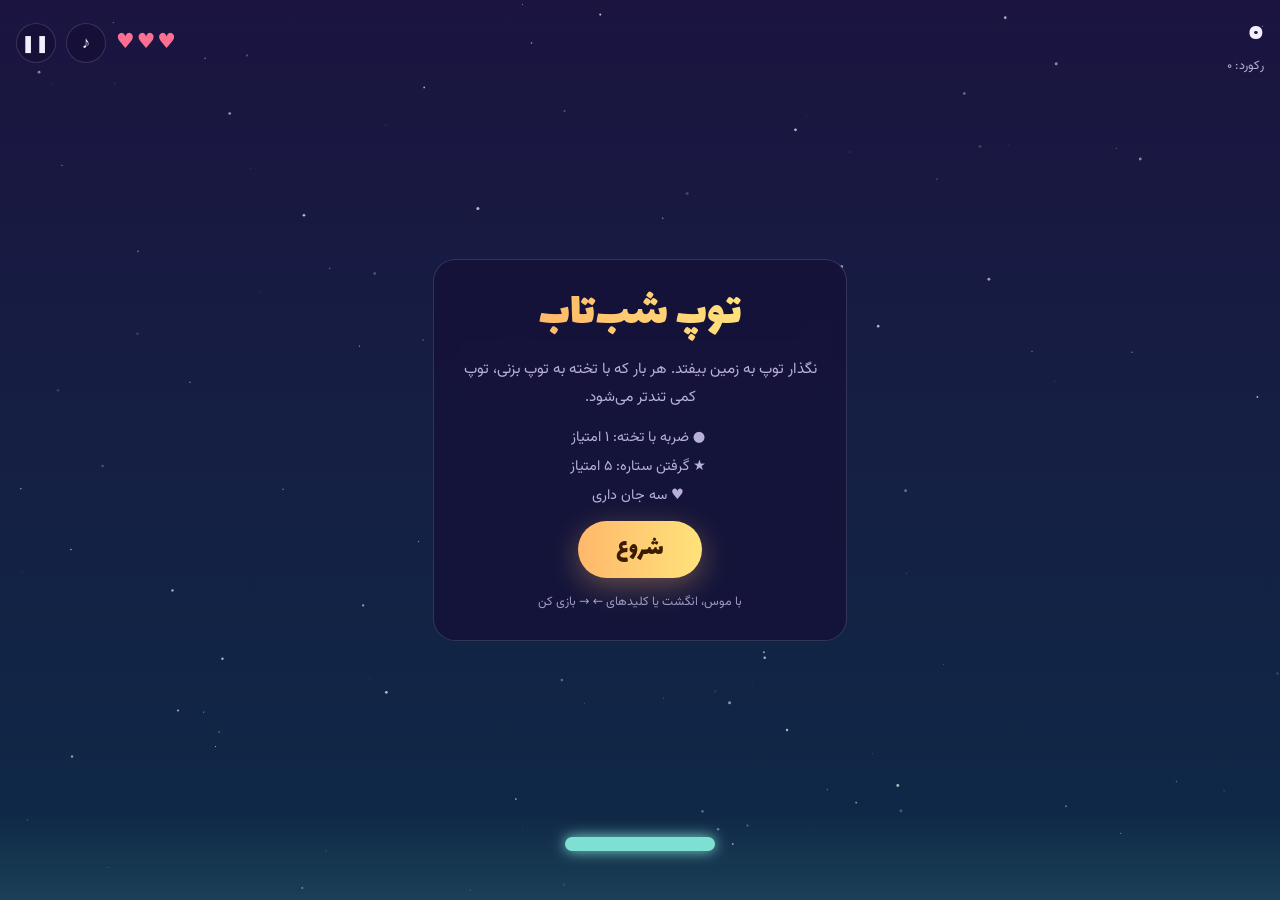
<file: index.html>
<!doctype html>
<html lang="fa" dir="rtl">
<head>
<meta charset="utf-8">
<meta name="viewport" content="width=device-width, initial-scale=1, viewport-fit=cover">
<title>توپ شب‌تاب</title>
<link rel="preconnect" href="https://fonts.googleapis.com">
<link rel="preconnect" href="https://fonts.gstatic.com" crossorigin>
<link rel="stylesheet" href="https://fonts.googleapis.com/css2?family=Lalezar&family=Vazirmatn:wght@400;600;800&display=swap">
<style>
  /* Layout: one full-height stage; HUD floats over the canvas; overlays sit centered on a frosted card. */
  :root {
    --sky-top: #1b1440;
    --sky-bottom: #0e2a47;
    --ink: #f4efff;
    --muted: #b7b0d8;
    --ball: #ffb86b;
    --paddle: #7ee0d2;
    --star: #ffe27a;
    --heart: #ff6f91;
    --card: rgba(22, 16, 54, 0.72);
    --edge: rgba(255, 255, 255, 0.14);
    --font-display: "Lalezar", "Vazirmatn", system-ui, sans-serif;
    --font-body: "Vazirmatn", "Tahoma", system-ui, sans-serif;
    color-scheme: dark;
  }
  [hidden] { display: none !important; }
  html, body { height: 100%; margin: 0; }
  body {
    background: linear-gradient(180deg, var(--sky-top), var(--sky-bottom));
    color: var(--ink);
    font-family: var(--font-body);
    overflow: hidden;
    -webkit-user-select: none;
    user-select: none;
  }
  .stage { position: relative; height: 100%; width: 100%; touch-action: none; }
  canvas { position: absolute; inset: 0; width: 100%; height: 100%; display: block; }

  .hud {
    position: absolute; inset-inline: 0; top: 0;
    padding: calc(env(safe-area-inset-top, 0px) + 14px) 16px 0;
    display: flex; justify-content: space-between; align-items: center; gap: 12px;
    pointer-events: none;
  }
  .score { display: flex; flex-direction: column; line-height: 1; }
  .score b { font-family: var(--font-display); font-size: 2.6rem; font-weight: 400; color: var(--ink); font-variant-numeric: tabular-nums; }
  .score span { font-size: 0.78rem; color: var(--muted); letter-spacing: 0.02em; margin-top: 4px; }
  .right { display: flex; align-items: center; gap: 10px; }
  .hearts { font-size: 1.3rem; color: var(--heart); letter-spacing: 2px; }
  .icon-btn {
    pointer-events: auto;
    border: 1px solid var(--edge); background: var(--card); color: var(--ink);
    width: 40px; height: 40px; border-radius: 50%; font-size: 1.05rem; cursor: pointer;
    display: grid; place-items: center;
  }
  .icon-btn:focus-visible, .play:focus-visible { outline: 2px solid var(--paddle); outline-offset: 3px; }

  .overlay {
    position: absolute; inset: 0; display: grid; place-items: center; padding: 16px;
  }
  .card {
    background: var(--card); border: 1px solid var(--edge);
    backdrop-filter: blur(10px); -webkit-backdrop-filter: blur(10px);
    border-radius: 22px; padding: 28px 26px; max-width: 360px; width: 100%;
    text-align: center; display: flex; flex-direction: column; align-items: center; gap: 14px;
    animation: rise 0.45s ease-out;
  }
  .card h1 {
    font-family: var(--font-display); font-weight: 400; margin: 0;
    font-size: 3rem; line-height: 1.1; text-wrap: balance;
    background: linear-gradient(90deg, var(--ball), var(--star));
    -webkit-background-clip: text; background-clip: text; color: transparent;
  }
  .card p { margin: 0; color: var(--muted); line-height: 1.9; font-size: 0.95rem; }
  .card .big { font-family: var(--font-display); font-size: 3.4rem; color: var(--ink); line-height: 1; }
  .rules { list-style: none; margin: 0; padding: 0; display: grid; gap: 6px; font-size: 0.9rem; color: var(--muted); }
  .rules i { font-style: normal; display: inline-block; width: 1.4em; }
  .play {
    font-family: var(--font-display); font-size: 1.5rem;
    border: 0; border-radius: 999px; padding: 10px 38px; cursor: pointer;
    background: linear-gradient(90deg, var(--ball), var(--star)); color: #3a1d00;
    box-shadow: 0 8px 28px rgba(255, 184, 107, 0.35);
    transition: transform 0.15s ease;
  }
  .play:hover { transform: translateY(-2px) scale(1.03); }
  .hint { font-size: 0.78rem; color: var(--muted); opacity: 0.85; }

  @keyframes rise { from { transform: translateY(14px); opacity: 0.4; } to { transform: none; opacity: 1; } }
  @media (prefers-reduced-motion: reduce) { .card { animation: none; } .play { transition: none; } }
</style>
</head>
<body>
<div class="stage" id="stage">
  <canvas id="game"></canvas>

  <div class="hud">
    <div class="score"><b id="score">۰</b><span id="best">رکورد: ۰</span></div>
    <div class="right">
      <div class="hearts" id="hearts" aria-label="جان‌ها">♥♥♥</div>
      <button class="icon-btn" id="sound" type="button" aria-label="صدا">♪</button>
      <button class="icon-btn" id="pause" type="button" aria-label="توقف">❚❚</button>
    </div>
  </div>

  <div class="overlay" id="menu">
    <div class="card">
      <h1>توپ شب‌تاب</h1>
      <p>نگذار توپ به زمین بیفتد. هر بار که با تخته به توپ بزنی، توپ کمی تندتر می‌شود.</p>
      <ul class="rules">
        <li><i>●</i>ضربه با تخته: ۱ امتیاز</li>
        <li><i>★</i>گرفتن ستاره: ۵ امتیاز</li>
        <li><i>♥</i>سه جان داری</li>
      </ul>
      <button class="play" id="start" type="button">شروع</button>
      <span class="hint">با موس، انگشت یا کلیدهای ← → بازی کن</span>
    </div>
  </div>

  <div class="overlay" id="over" hidden>
    <div class="card">
      <p>امتیاز تو</p>
      <div class="big" id="final">۰</div>
      <p id="verdict">آفرین!</p>
      <button class="play" id="again" type="button">دوباره</button>
    </div>
  </div>

  <div class="overlay" id="paused" hidden>
    <div class="card">
      <h1>مکث</h1>
      <button class="play" id="resume" type="button">ادامه</button>
    </div>
  </div>
</div>

<script>
(() => {
  const canvas = document.getElementById("game");
  const ctx = canvas.getContext("2d");
  const $ = (id) => document.getElementById(id);
  const fa = (n) => String(n).replace(/\d/g, (d) => "۰۱۲۳۴۵۶۷۸۹"[d]);
  const reduceMotion = window.matchMedia("(prefers-reduced-motion: reduce)").matches;

  const COLORS = { ball: "#ffb86b", paddle: "#7ee0d2", star: "#ffe27a", heart: "#ff6f91" };

  let W = 0, H = 0, dpr = 1;
  function resize() {
    dpr = Math.min(window.devicePixelRatio || 1, 2);
    W = canvas.clientWidth; H = canvas.clientHeight;
    canvas.width = W * dpr; canvas.height = H * dpr;
    ctx.setTransform(dpr, 0, 0, dpr, 0, 0);
    paddle.w = Math.max(90, Math.min(150, W * 0.22));
    paddle.y = H - 56;
    paddle.x = Math.min(Math.max(paddle.x || W / 2, paddle.w / 2), W - paddle.w / 2);
    makeSky();
  }

  // Background stars that twinkle softly.
  let sky = [];
  function makeSky() {
    const count = Math.round((W * H) / 9000);
    sky = Array.from({ length: count }, () => ({
      x: Math.random() * W, y: Math.random() * H,
      r: Math.random() * 1.3 + 0.3, p: Math.random() * Math.PI * 2,
    }));
  }

  const paddle = { x: 0, y: 0, w: 120, h: 14, target: null, glow: 0 };
  const ball = { x: 0, y: 0, vx: 0, vy: 0, r: 11, trail: [] };
  let star = null;
  let particles = [];
  let score = 0, lives = 3, speed = 0, shake = 0;
  let state = "menu"; // menu | serve | play | paused | over
  let serveTimer = 0;
  let best = 0;
  try { best = Number(localStorage.getItem("peji-ball-best")) || 0; } catch (e) {}

  // --- sound ---
  let audio = null, muted = false;
  function beep(freq, dur = 0.08, type = "sine", vol = 0.15) {
    if (muted) return;
    try {
      audio = audio || new (window.AudioContext || window.webkitAudioContext)();
      const o = audio.createOscillator(), g = audio.createGain();
      o.type = type; o.frequency.value = freq;
      g.gain.setValueAtTime(vol, audio.currentTime);
      g.gain.exponentialRampToValueAtTime(0.0001, audio.currentTime + dur);
      o.connect(g).connect(audio.destination);
      o.start(); o.stop(audio.currentTime + dur);
    } catch (e) {}
  }

  // --- HUD ---
  function updateHud() {
    $("score").textContent = fa(score);
    $("best").textContent = "رکورد: " + fa(best);
    $("hearts").textContent = "♥".repeat(lives) + "♡".repeat(3 - lives);
  }

  function burst(x, y, color, n = 14, power = 3) {
    if (reduceMotion) n = Math.ceil(n / 3);
    for (let i = 0; i < n; i++) {
      const a = Math.random() * Math.PI * 2, s = Math.random() * power + 1;
      particles.push({ x, y, vx: Math.cos(a) * s, vy: Math.sin(a) * s, life: 1, color, r: Math.random() * 2.5 + 1 });
    }
  }

  function serve() {
    ball.x = paddle.x; ball.y = paddle.y - 80;
    ball.vx = 0; ball.vy = 0; ball.trail = [];
    state = "serve"; serveTimer = 0.8;
  }

  function launch() {
    const base = 5.2 + speed;
    const angle = (Math.random() * 0.8 - 0.4) - Math.PI / 2;
    ball.vx = Math.cos(angle) * base;
    ball.vy = Math.sin(angle) * base;
    state = "play";
  }

  function newGame() {
    score = 0; lives = 3; speed = 0; star = null; particles = [];
    $("menu").hidden = true; $("over").hidden = true; $("paused").hidden = true;
    updateHud(); serve();
    beep(520, 0.1, "triangle");
  }

  function gameOver() {
    state = "over";
    if (score > best) {
      best = score;
      try { localStorage.setItem("peji-ball-best", String(best)); } catch (e) {}
      $("verdict").textContent = "رکورد تازه! 🎉";
    } else {
      $("verdict").textContent = score >= 20 ? "خیلی خوب بود!" : "یک بار دیگر امتحان کن";
    }
    $("final").textContent = fa(score);
    updateHud();
    $("over").hidden = false;
    $("again").focus();
    beep(220, 0.35, "sawtooth", 0.08);
  }

  function spawnStar() {
    star = { x: 40 + Math.random() * (W - 80), y: 110 + Math.random() * (H * 0.45), r: 14, t: 0 };
  }

  function setPaused(p) {
    if (p && (state === "play" || state === "serve")) {
      state = "paused"; $("paused").hidden = false; $("resume").focus();
    } else if (!p && state === "paused") {
      state = ball.vx || ball.vy ? "play" : "serve"; $("paused").hidden = true;
    }
  }

  // --- input ---
  const keys = { left: false, right: false };
  function pointerTo(e) {
    const rect = canvas.getBoundingClientRect();
    paddle.target = e.clientX - rect.left;
  }
  $("stage").addEventListener("pointermove", pointerTo);
  $("stage").addEventListener("pointerdown", pointerTo);
  window.addEventListener("keydown", (e) => {
    if (e.key === "ArrowLeft") { keys.left = true; paddle.target = null; }
    if (e.key === "ArrowRight") { keys.right = true; paddle.target = null; }
    if (e.key === " " || e.key === "p" || e.key === "Escape") {
      if (state === "paused") setPaused(false); else setPaused(true);
      if (e.key === " ") e.preventDefault();
    }
  });
  window.addEventListener("keyup", (e) => {
    if (e.key === "ArrowLeft") keys.left = false;
    if (e.key === "ArrowRight") keys.right = false;
  });
  document.addEventListener("visibilitychange", () => { if (document.hidden) setPaused(true); });

  $("start").addEventListener("click", newGame);
  $("again").addEventListener("click", newGame);
  $("resume").addEventListener("click", () => setPaused(false));
  $("pause").addEventListener("click", () => setPaused(state !== "paused"));
  $("sound").addEventListener("click", () => {
    muted = !muted;
    $("sound").textContent = muted ? "✕" : "♪";
    $("sound").setAttribute("aria-label", muted ? "صدا خاموش" : "صدا");
  });

  // --- update ---
  function update(dt) {
    const k = dt * 60; // normalize to 60fps steps

    // Paddle movement (works in every state so the menu feels alive).
    if (keys.left) paddle.x -= 9 * k;
    if (keys.right) paddle.x += 9 * k;
    if (paddle.target != null) paddle.x += (paddle.target - paddle.x) * Math.min(1, 0.35 * k);
    paddle.x = Math.min(Math.max(paddle.x, paddle.w / 2), W - paddle.w / 2);
    paddle.glow = Math.max(0, paddle.glow - dt * 3);

    if (state === "serve") {
      ball.x += (paddle.x - ball.x) * 0.2;
      serveTimer -= dt;
      if (serveTimer <= 0) launch();
    }

    if (state === "play") {
      // Sub-step so the fast ball never tunnels through the paddle.
      const steps = Math.ceil(Math.hypot(ball.vx, ball.vy) * k / 6);
      for (let i = 0; i < steps && state === "play"; i++) stepBall(k / steps);

      if (!star && Math.random() < 0.004 * k) spawnStar();
    }

    if (star) {
      star.t += dt;
      if (state === "play" && Math.hypot(ball.x - star.x, ball.y - star.y) < ball.r + star.r) {
        score += 5; updateHud();
        burst(star.x, star.y, COLORS.star, 26, 4.5);
        beep(880, 0.08, "triangle"); setTimeout(() => beep(1320, 0.12, "triangle"), 70);
        star = null;
      } else if (star.t > 7) star = null;
    }

    ball.trail.push({ x: ball.x, y: ball.y });
    if (ball.trail.length > 14) ball.trail.shift();

    particles.forEach((p) => {
      p.x += p.vx * k; p.y += p.vy * k; p.vy += 0.08 * k; p.vx *= 0.98; p.life -= dt * 1.4;
    });
    particles = particles.filter((p) => p.life > 0);
    shake = Math.max(0, shake - dt * 30);
  }

  function stepBall(k) {
    ball.x += ball.vx * k; ball.y += ball.vy * k;

    if (ball.x < ball.r) { ball.x = ball.r; ball.vx = Math.abs(ball.vx); beep(330, 0.04); }
    if (ball.x > W - ball.r) { ball.x = W - ball.r; ball.vx = -Math.abs(ball.vx); beep(330, 0.04); }
    if (ball.y < ball.r + 70) { ball.y = ball.r + 70; ball.vy = Math.abs(ball.vy); beep(330, 0.04); }

    // Paddle hit: bounce angle depends on where the ball lands on the paddle.
    const top = paddle.y - paddle.h / 2;
    if (ball.vy > 0 && ball.y + ball.r >= top && ball.y - ball.r <= paddle.y + paddle.h / 2 &&
        Math.abs(ball.x - paddle.x) <= paddle.w / 2 + ball.r) {
      ball.y = top - ball.r;
      const offset = Math.max(-1, Math.min(1, (ball.x - paddle.x) / (paddle.w / 2)));
      const angle = offset * (Math.PI / 3) - Math.PI / 2;
      speed = Math.min(speed + 0.22, 8);
      const s = 5.2 + speed;
      ball.vx = Math.cos(angle) * s; ball.vy = Math.sin(angle) * s;
      score += 1; updateHud();
      paddle.glow = 1;
      burst(ball.x, top, COLORS.paddle, 10, 2.5);
      beep(440 + Math.min(score, 40) * 12, 0.07, "triangle");
    }

    if (ball.y - ball.r > H) {
      lives -= 1; updateHud();
      shake = reduceMotion ? 0 : 10;
      burst(ball.x, H - 4, COLORS.heart, 24, 5);
      beep(160, 0.25, "square", 0.07);
      speed = Math.max(0, speed - 1.5);
      if (lives <= 0) gameOver(); else serve();
    }
  }

  // --- draw ---
  let time = 0;
  function draw() {
    ctx.save();
    ctx.clearRect(0, 0, W, H);
    if (shake > 0) ctx.translate((Math.random() - 0.5) * shake, (Math.random() - 0.5) * shake);

    // twinkling sky
    for (const s of sky) {
      const a = reduceMotion ? 0.55 : 0.35 + 0.35 * Math.sin(time * 1.6 + s.p);
      ctx.fillStyle = `rgba(255,255,255,${a})`;
      ctx.beginPath(); ctx.arc(s.x, s.y, s.r, 0, Math.PI * 2); ctx.fill();
    }

    // soft floor glow
    const floor = ctx.createLinearGradient(0, H - 90, 0, H);
    floor.addColorStop(0, "rgba(126,224,210,0)");
    floor.addColorStop(1, "rgba(126,224,210,0.12)");
    ctx.fillStyle = floor; ctx.fillRect(0, H - 90, W, 90);

    // bonus star
    if (star) {
      const pulse = 1 + Math.sin(star.t * 6) * 0.12;
      const fade = star.t > 6 ? 7 - star.t : Math.min(1, star.t * 3);
      ctx.save();
      ctx.globalAlpha = Math.max(0, fade);
      ctx.translate(star.x, star.y); ctx.rotate(star.t * 1.2); ctx.scale(pulse, pulse);
      ctx.shadowColor = COLORS.star; ctx.shadowBlur = 22;
      ctx.fillStyle = COLORS.star;
      ctx.beginPath();
      for (let i = 0; i < 10; i++) {
        const r = i % 2 ? star.r * 0.45 : star.r;
        const a = (i / 10) * Math.PI * 2 - Math.PI / 2;
        ctx.lineTo(Math.cos(a) * r, Math.sin(a) * r);
      }
      ctx.closePath(); ctx.fill();
      ctx.restore();
    }

    // particles
    for (const p of particles) {
      ctx.globalAlpha = Math.max(0, p.life);
      ctx.fillStyle = p.color;
      ctx.beginPath(); ctx.arc(p.x, p.y, p.r, 0, Math.PI * 2); ctx.fill();
    }
    ctx.globalAlpha = 1;

    // ball trail + ball
    if (state !== "menu") {
      ball.trail.forEach((t, i) => {
        const f = (i + 1) / ball.trail.length;
        ctx.fillStyle = `rgba(255,184,107,${f * 0.35})`;
        ctx.beginPath(); ctx.arc(t.x, t.y, ball.r * f, 0, Math.PI * 2); ctx.fill();
      });
      const blink = state === "serve" ? 0.5 + 0.5 * Math.sin(time * 18) : 1;
      ctx.globalAlpha = blink;
      ctx.shadowColor = COLORS.ball; ctx.shadowBlur = 24;
      const g = ctx.createRadialGradient(ball.x - 4, ball.y - 4, 2, ball.x, ball.y, ball.r);
      g.addColorStop(0, "#fff3e0"); g.addColorStop(1, COLORS.ball);
      ctx.fillStyle = g;
      ctx.beginPath(); ctx.arc(ball.x, ball.y, ball.r, 0, Math.PI * 2); ctx.fill();
      ctx.shadowBlur = 0; ctx.globalAlpha = 1;
    }

    // paddle
    ctx.shadowColor = COLORS.paddle; ctx.shadowBlur = 14 + paddle.glow * 26;
    ctx.fillStyle = COLORS.paddle;
    roundRect(paddle.x - paddle.w / 2, paddle.y - paddle.h / 2, paddle.w, paddle.h, paddle.h / 2);
    ctx.fill();
    ctx.shadowBlur = 0;

    ctx.restore();
  }

  function roundRect(x, y, w, h, r) {
    ctx.beginPath();
    ctx.moveTo(x + r, y);
    ctx.arcTo(x + w, y, x + w, y + h, r);
    ctx.arcTo(x + w, y + h, x, y + h, r);
    ctx.arcTo(x, y + h, x, y, r);
    ctx.arcTo(x, y, x + w, y, r);
    ctx.closePath();
  }

  let last = performance.now();
  function frame(now) {
    const dt = Math.min(0.05, (now - last) / 1000);
    last = now; time += dt;
    if (state !== "paused" && state !== "over") update(dt);
    else if (state === "over") { // let particles settle behind the card
      particles.forEach((p) => { p.x += p.vx; p.y += p.vy; p.vy += 0.08; p.life -= dt * 1.4; });
      particles = particles.filter((p) => p.life > 0);
    }
    draw();
    requestAnimationFrame(frame);
  }

  window.addEventListener("resize", resize);
  resize();
  paddle.x = W / 2;
  updateHud();
  requestAnimationFrame(frame);
})();
</script>
</body>
</html>
</file>
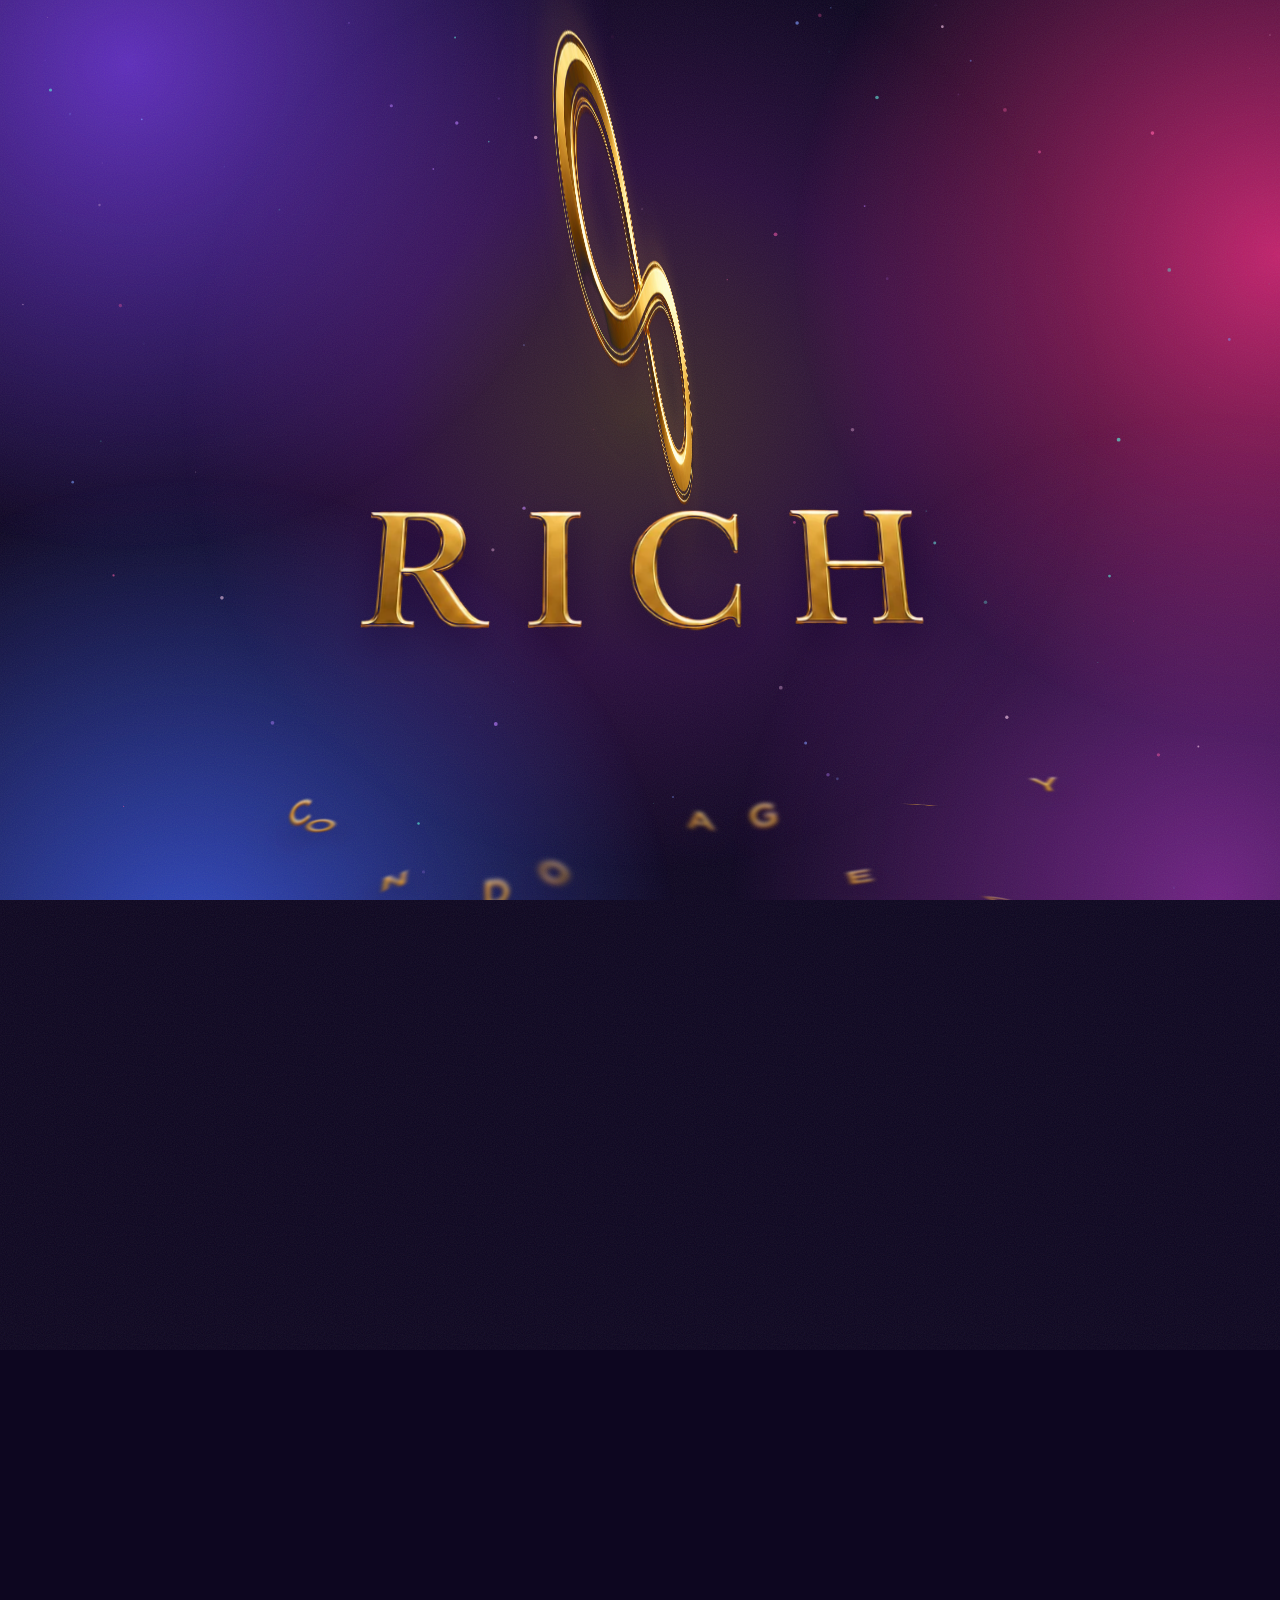
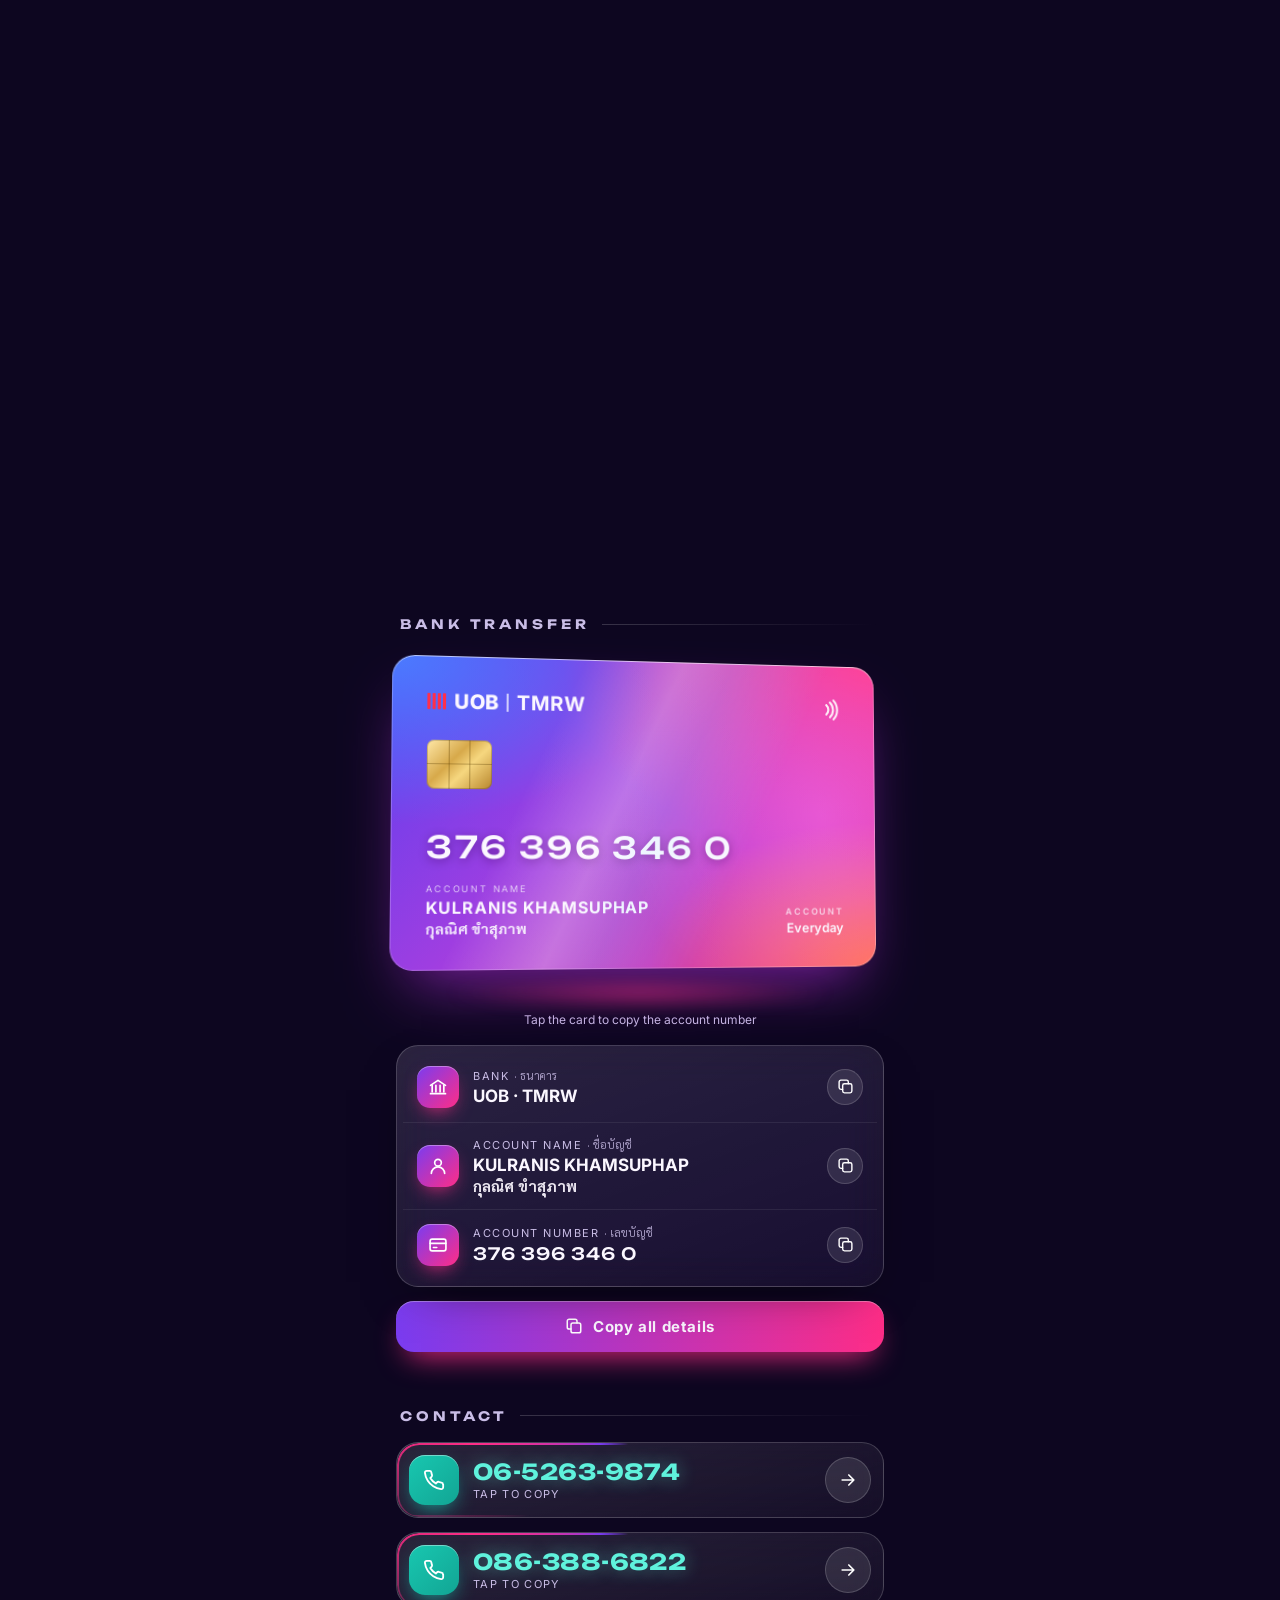
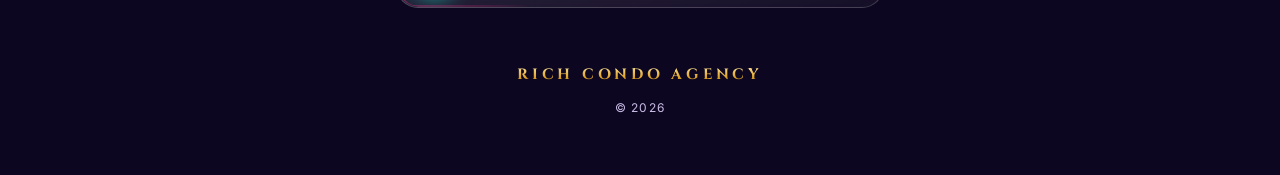
<file: agent-nampan/index.html>
<!doctype html>
<html lang="en">
<head>
<meta charset="utf-8">
<meta name="viewport" content="width=device-width, initial-scale=1, viewport-fit=cover">
<title>Rich Condo Agency</title>
<meta name="description" content="Rich Condo Agency — payment details and contact numbers.">
<meta name="theme-color" content="#140a2e">
<meta property="og:type" content="website">
<meta property="og:url" content="https://ghosmali22-prog.github.io/peji/agent-nampan/">
<meta property="og:title" content="Rich Condo Agency">
<meta property="og:description" content="Bank transfer details · UOB TMRW">
<meta property="og:image" content="https://ghosmali22-prog.github.io/peji/agent-nampan/og.jpg?v=1">
<meta property="og:image:secure_url" content="https://ghosmali22-prog.github.io/peji/agent-nampan/og.jpg?v=1">
<meta property="og:image:width" content="1200">
<meta property="og:image:height" content="630">
<meta property="og:image:type" content="image/jpeg">
<meta property="og:image:alt" content="UOB TMRW bank card for Rich Condo Agency">
<meta name="twitter:card" content="summary_large_image">
<meta name="twitter:title" content="Rich Condo Agency">
<meta name="twitter:description" content="Bank transfer details · UOB TMRW">
<meta name="twitter:image" content="https://ghosmali22-prog.github.io/peji/agent-nampan/og.jpg?v=1">
<link rel="preconnect" href="https://fonts.googleapis.com">
<link rel="preconnect" href="https://fonts.gstatic.com" crossorigin>
<link rel="stylesheet" href="https://fonts.googleapis.com/css2?family=Cinzel:wght@600;700&family=Unbounded:wght@500;700;900&family=Inter:wght@400;500;600;700&family=Sarabun:wght@400;600&display=swap">
<style>
  /* ============================================================
     EDIT HERE — colors. Palette taken from the UOB TMRW app:
     violet → magenta-pink with a cool blue edge.
     ============================================================ */
  :root {
    --bg: #0d0620;
    --violet: #7a3cf0;
    --pink: #ff2d87;
    --magenta: #c13bd6;
    --blue: #3f63ff;
    --teal: #12a594;
    --ink: #fbf7ff;
    --muted: #c9bde6;
    --glass: rgba(255, 255, 255, 0.08);
    --glass-edge: rgba(255, 255, 255, 0.18);
    --font-display: "Unbounded", "Inter", system-ui, sans-serif;
    --font-logo: "Cinzel", "Trajan Pro", Georgia, serif;
    --font-body: "Inter", "Sarabun", system-ui, sans-serif;
    color-scheme: dark;
  }

  * { box-sizing: border-box; }
  html { -webkit-text-size-adjust: 100%; }
  body {
    margin: 0;
    background: var(--bg);
    color: var(--ink);
    font-family: var(--font-body);
    overflow-x: hidden;
    -webkit-tap-highlight-color: transparent;
  }
  button { font: inherit; color: inherit; }

  /* ---------- Background: drifting aurora blobs + film grain ---------- */
  .aurora { position: fixed; inset: 0; z-index: -2; overflow: hidden; pointer-events: none; }
  .blob {
    position: absolute; width: 90vmax; height: 90vmax; border-radius: 50%;
    opacity: .75; will-change: transform;
  }
  .blob.b1 { background: radial-gradient(circle, var(--violet) 0%, transparent 60%); top: -40vmax; left: -35vmax; animation: drift1 22s ease-in-out infinite alternate; }
  .blob.b2 { background: radial-gradient(circle, var(--pink) 0%, transparent 60%); top: -25vmax; right: -45vmax; animation: drift2 26s ease-in-out infinite alternate; }
  .blob.b3 { background: radial-gradient(circle, var(--blue) 0%, transparent 60%); bottom: -50vmax; left: -30vmax; animation: drift3 30s ease-in-out infinite alternate; }
  .blob.b4 { background: radial-gradient(circle, var(--magenta) 0%, transparent 60%); bottom: -45vmax; right: -40vmax; opacity: .55; animation: drift1 24s ease-in-out infinite alternate-reverse; }
  @keyframes drift1 { to { transform: translate(18vw, 22vh) scale(1.15); } }
  @keyframes drift2 { to { transform: translate(-22vw, 28vh) scale(.9); } }
  @keyframes drift3 { to { transform: translate(25vw, -18vh) scale(1.1); } }
  .grain {
    position: fixed; inset: -50%; z-index: -1; pointer-events: none; opacity: .09;
    background-image: url("data:image/svg+xml,%3Csvg xmlns='http://www.w3.org/2000/svg' width='160' height='160'%3E%3Cfilter id='n'%3E%3CfeTurbulence type='fractalNoise' baseFrequency='.9' numOctaves='3' stitchTiles='stitch'/%3E%3C/filter%3E%3Crect width='100%25' height='100%25' filter='url(%23n)'/%3E%3C/svg%3E");
    animation: grain 1.2s steps(6) infinite;
  }
  @keyframes grain { 50% { transform: translate(-5%, 4%); } 100% { transform: translate(3%, -6%); } }
  #sparks { position: fixed; inset: 0; width: 100%; height: 100%; z-index: -1; pointer-events: none; }

  /* ---------- HERO: the logo alone, pinned while it breaks apart ---------- */
  .hero { position: relative; height: 300vh; }
  .stage {
    position: sticky; top: 0; height: 100vh; height: 100svh;
    display: grid; place-items: center; overflow: hidden;
    perspective: 1000px;
  }
  /* Soft spotlight behind the logo */
  .halo {
    position: absolute; top: 50%; left: 50%; width: min(120vw, 760px); aspect-ratio: 1; border-radius: 50%;
    transform: translate(-50%, -55%);
    background: radial-gradient(circle, rgba(255, 196, 92, .22) 0%, rgba(193, 59, 214, .18) 35%, transparent 65%);
    pointer-events: none;
  }

  .scene {
    position: relative; transform-style: preserve-3d;
    display: flex; flex-direction: column; align-items: center;
  }

  /* Logo pieces are cut from the original gold artwork, so the shine and font match exactly */
  .logo {
    position: relative; width: min(84vw, 560px); aspect-ratio: 686 / 575;
    transform-style: preserve-3d;
  }
  .pc { position: absolute; display: block; will-change: transform, opacity, filter; }
  .pc img {
    display: block; width: 100%; height: auto; pointer-events: none; -webkit-user-drag: none;
    filter: drop-shadow(0 14px 18px rgba(20, 0, 40, .55));
    animation: intro 1.2s cubic-bezier(.2, .9, .25, 1.1) backwards, shine 5s ease-in-out infinite;
    animation-delay: var(--in), calc(2.2s + var(--sx) * 1.2s);
  }
  .pc.inf img { filter: drop-shadow(0 18px 24px rgba(20, 0, 40, .55)) drop-shadow(0 0 30px rgba(255, 196, 80, .25)); }
  @keyframes intro {
    from { opacity: 0; translate: 0 -50px; scale: .7; }
  }
  /* Light sweeps left→right across the letters (delay follows each piece's x position) */
  @keyframes shine {
    0%, 12%, 100% { -webkit-filter: none; }
    6% { -webkit-filter: brightness(1.45) saturate(1.15); }
  }
  /* Twinkling glints on the gold */
  .twinkle { position: absolute; width: 22px; height: 22px; margin: -11px 0 0 -11px; pointer-events: none;
    background: radial-gradient(circle, #fff 0 8%, transparent 40%),
      linear-gradient(90deg, transparent 46%, rgba(255,255,255,.95) 50%, transparent 54%),
      linear-gradient(0deg, transparent 46%, rgba(255,255,255,.95) 50%, transparent 54%);
    -webkit-mask: radial-gradient(circle, #000 20%, transparent 70%); mask: radial-gradient(circle, #000 20%, transparent 70%);
    opacity: 0; animation: twinkle 3.6s ease-in-out infinite; }
  @keyframes twinkle { 0%, 70%, 100% { opacity: 0; transform: scale(.3) rotate(0); } 82% { opacity: 1; transform: scale(1.2) rotate(45deg); } }
  .sr-only { position: absolute; width: 1px; height: 1px; overflow: hidden; clip: rect(0 0 0 0); white-space: nowrap; }

  .scroll-hint {
    position: absolute; bottom: max(28px, env(safe-area-inset-bottom)); left: 50%; transform: translateX(-50%);
    display: flex; flex-direction: column; align-items: center; gap: 8px; text-align: center;
    font-size: 11px; letter-spacing: .35em; text-transform: uppercase; color: var(--muted);
    animation: fadeUp 1s 2s backwards; white-space: nowrap;
  }
  .scroll-hint .th { font-family: "Sarabun", sans-serif; font-size: 14px; letter-spacing: .04em; text-transform: none; color: var(--ink); }
  .mouse { width: 24px; height: 38px; border: 2px solid rgba(255,255,255,.55); border-radius: 14px; position: relative; margin-bottom: 4px; }
  .mouse::after {
    content: ""; position: absolute; left: 50%; top: 7px; width: 4px; height: 8px; margin-left: -2px;
    border-radius: 2px; background: #fff; animation: wheel 1.6s ease-in-out infinite;
  }
  @keyframes wheel { 0% { opacity: 0; transform: translateY(-3px); } 30% { opacity: 1; } 100% { opacity: 0; transform: translateY(12px); } }
  @keyframes fadeUp { from { opacity: 0; transform: translate(var(--tx, 0), 16px); } to { opacity: 1; } }
  .scroll-hint { --tx: -50%; }

  /* ---------- CONTENT ---------- */
  main {
    position: relative; z-index: 2;
    width: min(100%, 520px); margin: -60vh auto 0; padding: 0 16px 60px;
  }
  .section-title {
    font-family: var(--font-display); font-weight: 700; font-size: 13px; letter-spacing: .3em;
    text-transform: uppercase; color: var(--muted); margin: 56px 4px 18px;
    display: flex; align-items: center; gap: 12px;
  }
  .section-title::after { content: ""; flex: 1; height: 1px; background: linear-gradient(90deg, var(--glass-edge), transparent); }

  /* Reveal-on-scroll */
  .rv { opacity: 0; transform: translateY(40px) rotateX(-18deg); transition: opacity .9s ease, transform 1s cubic-bezier(.2,.8,.2,1); transform-origin: 50% 0; }
  .rv.in { opacity: 1; transform: none; }

  /* 3D bank card */
  .card-wrap { perspective: 1100px; padding: 10px 0 0; }
  .card {
    --rx: 0deg; --ry: 0deg; --mx: 50%; --my: 50%;
    position: relative; width: 100%; aspect-ratio: 1.586; border-radius: 22px;
    transform-style: preserve-3d;
    transform: rotateX(var(--rx)) rotateY(var(--ry));
    transition: transform .25s ease-out;
    cursor: pointer; touch-action: pan-y;
  }
  .card-face {
    position: absolute; inset: 0; border-radius: inherit; overflow: hidden;
    background:
      radial-gradient(120% 120% at 0% 0%, #4b7bff 0%, transparent 45%),
      radial-gradient(120% 120% at 100% 0%, #ff3d8d 0%, transparent 55%),
      radial-gradient(120% 120% at 100% 100%, #ff6a5c 0%, transparent 40%),
      linear-gradient(135deg, #5b3ff0 0%, #a23ee0 45%, #ef3a9a 100%);
    box-shadow:
      0 30px 60px -20px rgba(160, 40, 200, .75),
      0 0 0 1px rgba(255,255,255,.22) inset,
      0 1px 0 rgba(255,255,255,.5) inset;
    padding: 6.5% 7%;
    display: flex; flex-direction: column;
    transform: translateZ(0);
  }
  /* Sheen that follows the pointer */
  .card-face::before {
    content: ""; position: absolute; inset: 0; pointer-events: none;
    background: radial-gradient(circle at var(--mx) var(--my), rgba(255,255,255,.45), transparent 45%);
    mix-blend-mode: overlay;
  }
  /* Holographic diagonal shimmer */
  .card-face::after {
    content: ""; position: absolute; inset: -50%; pointer-events: none;
    background: linear-gradient(115deg, transparent 40%, rgba(255,255,255,.28) 48%, rgba(180,240,255,.18) 52%, transparent 60%);
    animation: shimmer 5s ease-in-out infinite;
  }
  @keyframes shimmer { 0%, 30% { transform: translateX(-40%); } 70%, 100% { transform: translateX(40%); } }
  .card-top { display: flex; justify-content: space-between; align-items: center; transform: translateZ(30px); }
  .bank-logo { display: flex; align-items: center; gap: 8px; font-weight: 800; font-size: clamp(15px, 4.6vw, 20px); letter-spacing: .02em; }
  .bank-logo .bars { display: inline-grid; grid-template-columns: repeat(4, 3px); gap: 2px; height: 16px; }
  .bank-logo .bars span { background: #ff2f4a; border-radius: 1px; }
  .bank-logo .sep { width: 1.5px; height: 18px; background: rgba(255,255,255,.7); }
  .bank-logo .tmrw { font-weight: 700; letter-spacing: .06em; }
  .contactless { width: 26px; height: 26px; opacity: .9; }
  .chip {
    margin-top: 6%; width: 15%; aspect-ratio: 1.3; border-radius: 7px;
    background: linear-gradient(135deg, #ffe8a8, #d7a94a 40%, #f6d77f 60%, #b8862d);
    box-shadow: inset 0 0 0 1px rgba(0,0,0,.2);
    position: relative; transform: translateZ(25px);
  }
  .chip::before, .chip::after { content: ""; position: absolute; background: rgba(90,60,0,.35); }
  .chip::before { left: 33%; right: 33%; top: 0; bottom: 0; border-left: 1px solid rgba(90,60,0,.4); border-right: 1px solid rgba(90,60,0,.4); background: none; }
  .chip::after { top: 48%; left: 0; right: 0; height: 1px; }
  .acc-no {
    margin-top: auto; font-family: var(--font-display); font-weight: 500;
    font-size: clamp(19px, 6.4vw, 30px); letter-spacing: .08em;
    text-shadow: 0 2px 10px rgba(60, 0, 80, .45);
    transform: translateZ(40px);
  }
  .card-bottom { display: flex; justify-content: space-between; align-items: flex-end; margin-top: 4%; transform: translateZ(30px); }
  .card-bottom small { display: block; font-size: 9px; letter-spacing: .2em; text-transform: uppercase; opacity: .75; margin-bottom: 3px; }
  .card-bottom .holder { font-weight: 700; font-size: clamp(12px, 3.6vw, 16px); letter-spacing: .06em; }
  .th-name { font-family: "Sarabun", sans-serif !important; font-weight: 600; letter-spacing: 0 !important; opacity: .92; }
  .card-bottom .th-name { font-size: clamp(11px, 3.3vw, 14px); margin-top: 1px; }
  .row .val.th-name { font-size: 15px; margin-top: 1px; }
  .card-bottom .type { text-align: right; font-weight: 600; font-size: clamp(10px, 3vw, 13px); }
  .card-shadow {
    width: 80%; height: 30px; margin: 10px auto 0; border-radius: 50%;
    background: radial-gradient(ellipse, rgba(255,45,135,.55), transparent 70%);
    filter: blur(8px);
  }
  .tap-note { text-align: center; font-size: 12px; color: var(--muted); margin-top: 4px; }

  /* Glass detail rows (tap to copy) */
  .panel {
    margin-top: 18px; border-radius: 22px; padding: 6px;
    background: linear-gradient(160deg, rgba(255,255,255,.12), rgba(255,255,255,.04));
    border: 1px solid var(--glass-edge);
    -webkit-backdrop-filter: blur(18px) saturate(140%); backdrop-filter: blur(18px) saturate(140%);
    box-shadow: 0 20px 50px -25px rgba(0,0,0,.7);
  }
  .row {
    width: 100%; display: flex; align-items: center; gap: 14px; text-align: left;
    padding: 14px 14px; border: 0; background: transparent; border-radius: 16px; cursor: pointer;
    transition: background .2s, transform .15s;
  }
  .row + .row { border-top: 1px solid rgba(255,255,255,.07); border-radius: 0 0 16px 16px; }
  .row:hover { background: rgba(255,255,255,.06); }
  .row:active { transform: scale(.98); }
  .row .ico {
    flex: none; width: 42px; height: 42px; border-radius: 13px; display: grid; place-items: center;
    background: linear-gradient(135deg, var(--violet), var(--pink));
    box-shadow: 0 8px 20px -8px var(--pink), inset 0 1px 0 rgba(255,255,255,.35);
  }
  .row .ico svg { width: 20px; height: 20px; }
  .row .txt { flex: 1; min-width: 0; }
  .row .lbl { display: block; font-size: 11px; letter-spacing: .14em; text-transform: uppercase; color: var(--muted); }
  .row .lbl .th { font-family: "Sarabun", sans-serif; letter-spacing: 0; text-transform: none; opacity: .8; }
  .row .val { display: block; font-weight: 700; font-size: 17px; margin-top: 3px; word-break: break-word; }
  .row .val.mono { font-family: var(--font-display); font-weight: 500; letter-spacing: .06em; }
  .copy-ico {
    flex: none; width: 36px; height: 36px; border-radius: 50%; display: grid; place-items: center;
    background: rgba(255,255,255,.1); border: 1px solid rgba(255,255,255,.16);
    transition: background .25s, transform .25s;
  }
  .copy-ico svg { width: 17px; height: 17px; }
  .row.copied .copy-ico { background: var(--teal); transform: scale(1.1); }

  .copy-all {
    width: 100%; margin-top: 14px; padding: 16px; border-radius: 18px; border: 0; cursor: pointer;
    font-weight: 700; font-size: 15px; letter-spacing: .04em;
    background: linear-gradient(90deg, var(--violet), var(--pink), var(--violet));
    background-size: 200% 100%; animation: flow 4s linear infinite;
    box-shadow: 0 14px 30px -12px var(--pink), inset 0 1px 0 rgba(255,255,255,.35);
    display: flex; align-items: center; justify-content: center; gap: 10px;
    transition: transform .15s;
  }
  .copy-all:active { transform: scale(.97); }
  .copy-all svg { width: 18px; height: 18px; }
  @keyframes flow { to { background-position: -200% 0; } }

  /* Phone pills */
  .phones { display: grid; gap: 14px; }
  .phone {
    position: relative; display: flex; align-items: center; gap: 14px;
    padding: 12px 12px 12px 12px; border-radius: 22px; overflow: hidden;
    background: linear-gradient(160deg, rgba(255,255,255,.12), rgba(255,255,255,.04));
    border: 1px solid var(--glass-edge);
    -webkit-backdrop-filter: blur(18px); backdrop-filter: blur(18px);
    transform-style: preserve-3d; transition: transform .2s;
  }
  .phone::before {
    content: ""; position: absolute; inset: 0; border-radius: inherit; padding: 1.5px; pointer-events: none;
    background: conic-gradient(from var(--a, 0deg), transparent 0 70%, var(--pink), var(--violet), transparent 95%);
    -webkit-mask: linear-gradient(#000 0 0) content-box, linear-gradient(#000 0 0);
    -webkit-mask-composite: xor; mask-composite: exclude;
    animation: orbit 4s linear infinite;
  }
  @property --a { syntax: "<angle>"; inherits: false; initial-value: 0deg; }
  @keyframes orbit { to { --a: 360deg; } }
  .phone .copy-btn {
    flex: 1; display: flex; align-items: center; gap: 14px; min-width: 0;
    background: none; border: 0; padding: 0; text-align: left; cursor: pointer;
  }
  .phone .ico {
    flex: none; width: 50px; height: 50px; border-radius: 16px; display: grid; place-items: center;
    background: linear-gradient(135deg, #18c7b0, var(--teal));
    box-shadow: 0 8px 22px -8px #18c7b0, inset 0 1px 0 rgba(255,255,255,.4);
  }
  .phone .ico svg { width: 22px; height: 22px; }
  .phone .num { font-family: var(--font-display); font-weight: 700; font-size: clamp(16px, 4.9vw, 22px); letter-spacing: .02em; white-space: nowrap; color: #5ff2dc; text-shadow: 0 0 18px rgba(95,242,220,.45); }
  .phone .hint { display: block; font-size: 11px; color: var(--muted); letter-spacing: .12em; text-transform: uppercase; margin-top: 2px; }
  .phone .call {
    flex: none; width: 46px; height: 46px; border-radius: 50%; display: grid; place-items: center;
    background: rgba(255,255,255,.1); border: 1px solid rgba(255,255,255,.18); color: #fff; text-decoration: none;
  }
  .phone .call svg { width: 20px; height: 20px; }
  .phone:active { transform: scale(.98); }
  .phone.copied .ico { background: linear-gradient(135deg, var(--pink), var(--violet)); }

  footer { text-align: center; color: var(--muted); font-size: 12px; margin-top: 56px; letter-spacing: .1em; }
  footer b { font-family: var(--font-logo); font-size: 15px; letter-spacing: .25em; background: linear-gradient(180deg, #fff1b8, #e0a62c 60%, #a8701a); -webkit-background-clip: text; background-clip: text; -webkit-text-fill-color: transparent; }

  /* Toast */
  .toast {
    position: fixed; left: 50%; bottom: max(26px, env(safe-area-inset-bottom)); z-index: 50;
    transform: translate(-50%, 140%); opacity: 0;
    display: flex; align-items: center; gap: 10px;
    padding: 13px 20px; border-radius: 999px; font-weight: 600; font-size: 14px;
    background: rgba(20, 10, 45, .85); border: 1px solid var(--glass-edge);
    -webkit-backdrop-filter: blur(14px); backdrop-filter: blur(14px);
    box-shadow: 0 14px 40px -10px rgba(255,45,135,.6);
    transition: transform .45s cubic-bezier(.2,1.2,.3,1), opacity .3s;
    white-space: nowrap;
  }
  .toast.show { transform: translate(-50%, 0); opacity: 1; }
  .toast .dot { width: 22px; height: 22px; border-radius: 50%; background: var(--teal); display: grid; place-items: center; }
  .toast .dot svg { width: 13px; height: 13px; }

  @media (prefers-reduced-motion: reduce) {
    *, *::before, *::after { animation-duration: .01ms !important; animation-iteration-count: 1 !important; transition-duration: .01ms !important; }
  }
</style>
</head>
<body>

<div class="aurora" aria-hidden="true">
  <div class="blob b1"></div><div class="blob b2"></div><div class="blob b3"></div><div class="blob b4"></div>
</div>
<div class="grain" aria-hidden="true"></div>
<canvas id="sparks" aria-hidden="true"></canvas>

<!-- ======================= HERO ======================= -->
<section class="hero" id="hero">
  <div class="stage">
    <div class="halo" id="halo" aria-hidden="true"></div>

    <div class="scene" id="scene">
      <!-- EDIT HERE — the logo images below are cut from the original artwork -->
      <h1 class="sr-only">Rich Condo Agency</h1>
      <div class="logo" id="logo" aria-hidden="true">
<!-- logo pieces cut from the original artwork; aspect 686/575 -->
        <img class="raw inf" alt="" style="left:0.000%;top:0.000%;width:100.000%" src="[data-uri]">
        <img class="raw rich" alt="" style="left:3.790%;top:62.261%;width:22.303%" src="[data-uri]">
        <img class="raw rich" alt="" style="left:31.050%;top:62.435%;width:10.058%" src="[data-uri]">
        <img class="raw rich" alt="" style="left:47.085%;top:62.087%;width:19.825%" src="[data-uri]">
        <img class="raw rich" alt="" style="left:73.469%;top:62.435%;width:23.032%" src="[data-uri]">
        <img class="raw agency" alt="" style="left:4.519%;top:93.565%;width:4.665%" src="[data-uri]">
        <img class="raw agency" alt="" style="left:12.391%;top:93.565%;width:5.248%" src="[data-uri]">
        <img class="raw agency" alt="" style="left:21.137%;top:93.565%;width:4.665%" src="[data-uri]">
        <img class="raw agency" alt="" style="left:29.592%;top:93.565%;width:4.665%" src="[data-uri]">
        <img class="raw agency" alt="" style="left:37.609%;top:93.565%;width:5.248%" src="[data-uri]">
        <img class="raw agency" alt="" style="left:51.603%;top:93.565%;width:5.102%" src="[data-uri]">
        <img class="raw agency" alt="" style="left:59.913%;top:93.565%;width:4.665%" src="[data-uri]">
        <img class="raw agency" alt="" style="left:68.367%;top:93.565%;width:4.082%" src="[data-uri]">
        <img class="raw agency" alt="" style="left:76.093%;top:93.565%;width:4.665%" src="[data-uri]">
        <img class="raw agency" alt="" style="left:84.257%;top:93.565%;width:4.519%" src="[data-uri]">
        <img class="raw agency" alt="" style="left:91.983%;top:93.565%;width:4.810%" src="[data-uri]">
        <span class="twinkle" style="left:16%;top:22%;animation-delay:2.6s"></span>
        <span class="twinkle" style="left:79%;top:9%;animation-delay:3.8s"></span>
        <span class="twinkle" style="left:51%;top:30%;animation-delay:5.1s"></span>
        <span class="twinkle" style="left:91%;top:70%;animation-delay:4.4s"></span>
      </div>
    </div>

    <div class="scroll-hint" id="hint"><div class="mouse"></div><span class="th">เลื่อนลงเพื่อดูข้อมูล</span>Scroll down</div>
  </div>
</section>

<!-- ======================= CONTENT ======================= -->
<main>
  <div class="section-title rv">Bank transfer</div>

  <div class="card-wrap rv">
    <div class="card" id="card" role="button" tabindex="0" aria-label="Copy account number">
      <div class="card-face">
        <div class="card-top">
          <div class="bank-logo">
            <span class="bars"><span></span><span></span><span></span><span></span></span>
            <span>UOB</span><span class="sep"></span><span class="tmrw">TMRW</span>
          </div>
          <svg class="contactless" viewBox="0 0 24 24" fill="none" stroke="#fff" stroke-width="2" stroke-linecap="round"><path d="M8.5 7.5a6 6 0 0 1 0 9"/><path d="M12 5a9.5 9.5 0 0 1 0 14"/><path d="M15.5 3a13 13 0 0 1 0 18"/></svg>
        </div>
        <div class="chip"></div>
        <!-- EDIT HERE — account number shown on the card -->
        <div class="acc-no">376 396 346 0</div>
        <div class="card-bottom">
          <div>
            <small>Account name</small>
            <div class="holder">KULRANIS KHAMSUPHAP</div>
            <div class="holder th-name">กุลณิศ ขำสุภาพ</div>
          </div>
          <div class="type"><small>Account</small>Everyday</div>
        </div>
      </div>
    </div>
    <div class="card-shadow"></div>
    <div class="tap-note">Tap the card to copy the account number</div>
  </div>

  <!-- EDIT HERE — data-copy is exactly what gets copied when tapped -->
  <div class="panel rv">
    <button class="row" data-copy="UOB (United Overseas Bank Thailand) — TMRW" data-label="Bank name">
      <span class="ico"><svg viewBox="0 0 24 24" fill="none" stroke="#fff" stroke-width="2" stroke-linecap="round" stroke-linejoin="round"><path d="M3 10 12 4l9 6"/><path d="M5 10v8M9.5 10v8M14.5 10v8M19 10v8"/><path d="M3 20h18"/></svg></span>
      <span class="txt"><span class="lbl">Bank <span class="th">· ธนาคาร</span></span><span class="val">UOB · TMRW</span></span>
      <span class="copy-ico"></span>
    </button>
    <button class="row" data-copy="KULRANIS KHAMSUPHAP (กุลณิศ ขำสุภาพ)" data-label="Account name">
      <span class="ico"><svg viewBox="0 0 24 24" fill="none" stroke="#fff" stroke-width="2" stroke-linecap="round" stroke-linejoin="round"><circle cx="12" cy="8" r="4"/><path d="M4 21a8 8 0 0 1 16 0"/></svg></span>
      <span class="txt"><span class="lbl">Account name <span class="th">· ชื่อบัญชี</span></span><span class="val">KULRANIS KHAMSUPHAP</span><span class="val th-name">กุลณิศ ขำสุภาพ</span></span>
      <span class="copy-ico"></span>
    </button>
    <button class="row" data-copy="3763963460" data-label="Account number" id="accRow">
      <span class="ico"><svg viewBox="0 0 24 24" fill="none" stroke="#fff" stroke-width="2" stroke-linecap="round" stroke-linejoin="round"><rect x="2.5" y="5" width="19" height="14" rx="2.5"/><path d="M2.5 10h19M6.5 15h4"/></svg></span>
      <span class="txt"><span class="lbl">Account number <span class="th">· เลขบัญชี</span></span><span class="val mono">376 396 346 0</span></span>
      <span class="copy-ico"></span>
    </button>
  </div>

  <button class="copy-all rv" id="copyAll"
    data-copy="Bank: UOB (TMRW)&#10;Account name: KULRANIS KHAMSUPHAP (กุลณิศ ขำสุภาพ)&#10;Account number: 376 396 346 0">
    <svg viewBox="0 0 24 24" fill="none" stroke="#fff" stroke-width="2" stroke-linecap="round" stroke-linejoin="round"><rect x="8" y="8" width="13" height="13" rx="2.5"/><path d="M16 8V5.5A2.5 2.5 0 0 0 13.5 3h-8A2.5 2.5 0 0 0 3 5.5v8A2.5 2.5 0 0 0 5.5 16H8"/></svg>
    Copy all details
  </button>

  <div class="section-title rv">Contact</div>

  <!-- EDIT HERE — phone numbers. data-copy = copied text, href = number dialed -->
  <div class="phones">
    <div class="phone rv">
      <button class="copy-btn" data-copy="0652639874" data-label="Phone number">
        <span class="ico"><svg viewBox="0 0 24 24" fill="none" stroke="#fff" stroke-width="2" stroke-linecap="round" stroke-linejoin="round"><path d="M22 16.9v3a2 2 0 0 1-2.2 2 19.8 19.8 0 0 1-8.6-3.1 19.5 19.5 0 0 1-6-6A19.8 19.8 0 0 1 2.1 4.2 2 2 0 0 1 4.1 2h3a2 2 0 0 1 2 1.7c.1.9.4 1.8.7 2.7a2 2 0 0 1-.5 2.1L8 9.8a16 16 0 0 0 6 6l1.3-1.3a2 2 0 0 1 2.1-.4c.9.3 1.8.6 2.7.7a2 2 0 0 1 1.7 2z"/></svg></span>
        <span><span class="num">06-5263-9874</span><span class="hint">Tap to copy</span></span>
      </button>
      <a class="call" href="tel:0652639874" aria-label="Call 06-5263-9874"><svg viewBox="0 0 24 24" fill="none" stroke="currentColor" stroke-width="2" stroke-linecap="round" stroke-linejoin="round"><path d="M5 12h14M13 6l6 6-6 6"/></svg></a>
    </div>
    <div class="phone rv">
      <button class="copy-btn" data-copy="0863886822" data-label="Phone number">
        <span class="ico"><svg viewBox="0 0 24 24" fill="none" stroke="#fff" stroke-width="2" stroke-linecap="round" stroke-linejoin="round"><path d="M22 16.9v3a2 2 0 0 1-2.2 2 19.8 19.8 0 0 1-8.6-3.1 19.5 19.5 0 0 1-6-6A19.8 19.8 0 0 1 2.1 4.2 2 2 0 0 1 4.1 2h3a2 2 0 0 1 2 1.7c.1.9.4 1.8.7 2.7a2 2 0 0 1-.5 2.1L8 9.8a16 16 0 0 0 6 6l1.3-1.3a2 2 0 0 1 2.1-.4c.9.3 1.8.6 2.7.7a2 2 0 0 1 1.7 2z"/></svg></span>
        <span><span class="num">086-388-6822</span><span class="hint">Tap to copy</span></span>
      </button>
      <a class="call" href="tel:0863886822" aria-label="Call 086-388-6822"><svg viewBox="0 0 24 24" fill="none" stroke="currentColor" stroke-width="2" stroke-linecap="round" stroke-linejoin="round"><path d="M5 12h14M13 6l6 6-6 6"/></svg></a>
    </div>
  </div>

  <footer class="rv"><b>RICH CONDO AGENCY</b><br><br>© <span id="year"></span></footer>
</main>

<div class="toast" id="toast" role="status" aria-live="polite">
  <span class="dot"><svg viewBox="0 0 24 24" fill="none" stroke="#fff" stroke-width="3" stroke-linecap="round" stroke-linejoin="round"><path d="M5 12.5 10 17l9-10"/></svg></span>
  <span id="toastText">Copied</span>
</div>

<script>
(() => {
  const reduce = matchMedia('(prefers-reduced-motion: reduce)').matches;
  const ICON_COPY = '<svg viewBox="0 0 24 24" fill="none" stroke="#fff" stroke-width="2" stroke-linecap="round" stroke-linejoin="round"><rect x="8" y="8" width="13" height="13" rx="2.5"/><path d="M16 8V5.5A2.5 2.5 0 0 0 13.5 3h-8A2.5 2.5 0 0 0 3 5.5v8A2.5 2.5 0 0 0 5.5 16H8"/></svg>';
  const ICON_OK = '<svg viewBox="0 0 24 24" fill="none" stroke="#fff" stroke-width="3" stroke-linecap="round" stroke-linejoin="round"><path d="M5 12.5 10 17l9-10"/></svg>';
  document.querySelectorAll('.copy-ico').forEach(el => el.innerHTML = ICON_COPY);
  document.getElementById('year').textContent = new Date().getFullYear();

  /* ---------- Logo pieces: wrap each cut-out and give it a flight path ---------- */
  const pieces = [];
  let order = 0;
  document.querySelectorAll('#logo img.raw').forEach(img => {
    const wrap = document.createElement('span');
    wrap.className = img.className.replace('raw', 'pc');
    wrap.style.cssText = img.style.cssText;
    img.removeAttribute('style'); img.className = '';
    img.parentNode.insertBefore(wrap, img); wrap.appendChild(img);
    const left = parseFloat(wrap.style.left) / 100, width = parseFloat(wrap.style.width) / 100;
    const cx = left + width / 2 - .5;               // -0.5 … 0.5 across the logo
    img.style.setProperty('--sx', (cx + .5).toFixed(3));
    const kind = wrap.classList.contains('inf') ? 'inf' : wrap.classList.contains('rich') ? 'rich' : 'agency';
    img.style.setProperty('--in', kind === 'inf' ? '.15s' : (.75 + order++ * .06).toFixed(2) + 's');
    const r = Math.random;
    pieces.push({ el: wrap, kind, ...(
      kind === 'inf'
        // infinity: spins one and a half turns, rushes at the camera and dissolves
        ? { x: 0, y: -160, z: 560, rx: 35, ry: 540, rz: 0, from: .04, to: .74 }
      : kind === 'rich'
        // RICH: big letters burst toward the camera, spinning outward
        ? { x: cx * 900 + (r() - .5) * 80, y: (r() - .6) * 320, z: 380 + r() * 520,
            rx: (r() - .5) * 260, ry: cx * 160 + (r() - .5) * 80, rz: (r() - .5) * 140,
            from: .1 + Math.abs(cx) * .1 + r() * .05, to: .8 }
        // CONDO AGENCY: small letters scatter sideways and fall away
        : { x: cx * 520 + (r() - .5) * 60, y: 200 + r() * 220, z: -100 + r() * 300,
            rx: 60 + r() * 120, ry: (r() - .5) * 90, rz: cx * 60,
            from: .02 + r() * .08, to: .5 }) });
  });

  const hero = document.getElementById('hero');
  const scene = document.getElementById('scene');
  const logo = document.getElementById('logo');
  const hint = document.getElementById('hint');
  const halo = document.getElementById('halo');

  const clamp = (v, a = 0, b = 1) => Math.min(b, Math.max(a, v));
  const ease = t => t < .5 ? 4 * t * t * t : 1 - Math.pow(-2 * t + 2, 3) / 2;
  let target = 0, current = 0, px = 0, py = 0, tpx = 0, tpy = 0;

  function readScroll() {
    const max = hero.offsetHeight - innerHeight;
    target = clamp(scrollY / Math.max(1, max));
  }
  addEventListener('scroll', readScroll, { passive: true });
  addEventListener('resize', readScroll);
  readScroll();

  // Pointer parallax for the hero scene
  addEventListener('pointermove', e => {
    tpx = (e.clientX / innerWidth - .5);
    tpy = (e.clientY / innerHeight - .5);
  }, { passive: true });

  function frame(now) {
    current += (target - current) * (reduce ? 1 : .12);
    px += (tpx - px) * .06; py += (tpy - py) * .06;
    const p = current;
    const scale = logo.offsetWidth / 560;
    const float = reduce ? 0 : Math.sin(now / 1400) * (1 - p);

    // Whole logo: idle float + slight tilt back as scrolling begins
    scene.style.transform =
      `translateY(${float * 8}px) rotateY(${px * 16 + float * 4}deg) rotateX(${-py * 10 + ease(clamp(p / .2)) * 20}deg)`;

    pieces.forEach(L => {
      const t = ease(clamp((p - L.from) / (L.to - L.from)));
      L.el.style.transform =
        `translate3d(${L.x * t * scale}px, ${L.y * t * scale}px, ${L.z * t}px) ` +
        `rotateX(${L.rx * t}deg) rotateY(${L.ry * t}deg) rotateZ(${L.rz * t}deg)` +
        (L.kind === 'inf' ? ` scale(${1 + t * .5})` : '');
      L.el.style.opacity = 1 - clamp((t - .5) / .45);
      L.el.style.filter = t > .02 ? `blur(${(clamp((t - .25) / .75) * 9).toFixed(2)}px)` : '';
    });

    hint.style.opacity = 1 - clamp(p / .06);
    halo.style.opacity = 1 - clamp((p - .2) / .6);
    halo.style.transform = `translate(-50%, -55%) scale(${1 + p * 1.2})`;

    requestAnimationFrame(frame);
  }
  requestAnimationFrame(frame);

  /* ---------- Reveal-on-scroll ---------- */
  const io = new IntersectionObserver(entries => {
    entries.forEach(en => { if (en.isIntersecting) { en.target.classList.add('in'); io.unobserve(en.target); } });
  }, { threshold: .15 });
  document.querySelectorAll('.rv').forEach((el, i) => { el.style.transitionDelay = (i % 3) * 80 + 'ms'; io.observe(el); });

  /* ---------- 3D tilt card ---------- */
  const card = document.getElementById('card');
  function tilt(x, y) {
    const r = card.getBoundingClientRect();
    const nx = clamp((x - r.left) / r.width), ny = clamp((y - r.top) / r.height);
    card.style.setProperty('--ry', ((nx - .5) * 26).toFixed(2) + 'deg');
    card.style.setProperty('--rx', ((.5 - ny) * 22).toFixed(2) + 'deg');
    card.style.setProperty('--mx', (nx * 100).toFixed(1) + '%');
    card.style.setProperty('--my', (ny * 100).toFixed(1) + '%');
  }
  function untilt() { card.style.setProperty('--rx', '0deg'); card.style.setProperty('--ry', '0deg'); }
  card.addEventListener('pointermove', e => tilt(e.clientX, e.clientY));
  card.addEventListener('pointerleave', untilt);
  let touching = false;
  card.addEventListener('touchstart', () => touching = true, { passive: true });
  card.addEventListener('touchmove', e => { const t = e.touches[0]; tilt(t.clientX, t.clientY); }, { passive: true });
  card.addEventListener('touchend', () => { touching = false; untilt(); });
  // Gentle idle float so the card feels alive on phones
  if (!reduce) {
    let idle = 0;
    setInterval(() => {
      if (touching || card.matches(':hover')) return;
      idle += .05;
      card.style.setProperty('--ry', (Math.sin(idle) * 8).toFixed(2) + 'deg');
      card.style.setProperty('--rx', (Math.cos(idle * .8) * 5).toFixed(2) + 'deg');
      card.style.setProperty('--mx', (50 + Math.sin(idle) * 40).toFixed(1) + '%');
    }, 60);
  }

  /* ---------- Copy to clipboard ---------- */
  const toast = document.getElementById('toast');
  const toastText = document.getElementById('toastText');
  let toastTimer;
  function showToast(msg) {
    toastText.textContent = msg;
    toast.classList.add('show');
    clearTimeout(toastTimer);
    toastTimer = setTimeout(() => toast.classList.remove('show'), 1800);
  }
  async function copy(text) {
    try { await navigator.clipboard.writeText(text); return true; }
    catch {
      const ta = document.createElement('textarea');
      ta.value = text; ta.setAttribute('readonly', '');
      ta.style.cssText = 'position:fixed;top:0;left:0;opacity:0;';
      document.body.appendChild(ta); ta.select(); ta.setSelectionRange(0, text.length);
      let ok = false; try { ok = document.execCommand('copy'); } catch {}
      ta.remove(); return ok;
    }
  }
  async function handle(el, holder) {
    const ok = await copy(el.dataset.copy);
    const label = el.dataset.label || 'Details';
    showToast(ok ? `${label} copied` : 'Copy failed — long-press to copy');
    if (navigator.vibrate) navigator.vibrate(18);
    const host = holder || el;
    host.classList.add('copied');
    const ci = host.querySelector('.copy-ico');
    if (ci) ci.innerHTML = ICON_OK;
    setTimeout(() => { host.classList.remove('copied'); if (ci) ci.innerHTML = ICON_COPY; }, 1500);
    burst(el);
  }
  document.querySelectorAll('.row').forEach(el => el.addEventListener('click', () => handle(el)));
  document.querySelectorAll('.phone .copy-btn').forEach(el => el.addEventListener('click', () => handle(el, el.parentElement)));
  document.getElementById('copyAll').dataset.label = 'All details';
  document.getElementById('copyAll').addEventListener('click', e => handle(e.currentTarget));
  const accRow = document.getElementById('accRow');
  card.addEventListener('click', () => handle(accRow));
  card.addEventListener('keydown', e => { if (e.key === 'Enter' || e.key === ' ') { e.preventDefault(); handle(accRow); } });

  /* ---------- Sparks canvas: floating dust + copy bursts ---------- */
  const cv = document.getElementById('sparks');
  const ctx = cv.getContext('2d');
  let W, H, dpr;
  const dust = [], pops = [];
  function size() {
    dpr = Math.min(2, devicePixelRatio || 1);
    W = cv.width = innerWidth * dpr; H = cv.height = innerHeight * dpr;
  }
  size(); addEventListener('resize', size);
  const COLORS = ['#ff5fa8', '#b682ff', '#7fa0ff', '#ffd1f0', '#5ff2dc'];
  const count = innerWidth < 600 ? 45 : 90;
  for (let i = 0; i < count; i++) dust.push({
    x: Math.random(), y: Math.random(), r: Math.random() * 1.6 + .4,
    s: Math.random() * .00025 + .00008, c: COLORS[i % COLORS.length], tw: Math.random() * 6.28,
  });
  function burst(el) {
    if (reduce) return;
    const r = el.getBoundingClientRect();
    const cx = (r.left + r.width / 2) * dpr, cy = (r.top + r.height / 2) * dpr;
    for (let i = 0; i < 28; i++) {
      const a = Math.random() * 6.28, v = (2 + Math.random() * 5) * dpr;
      pops.push({ x: cx, y: cy, vx: Math.cos(a) * v, vy: Math.sin(a) * v - 2 * dpr, life: 1, c: COLORS[i % COLORS.length], r: (1.5 + Math.random() * 2.5) * dpr });
    }
  }
  function draw() {
    ctx.clearRect(0, 0, W, H);
    dust.forEach(d => {
      d.y -= d.s; if (d.y < -.02) { d.y = 1.02; d.x = Math.random(); }
      d.tw += .03;
      ctx.globalAlpha = .35 + Math.sin(d.tw) * .3;
      ctx.fillStyle = d.c;
      ctx.beginPath(); ctx.arc(d.x * W, d.y * H, d.r * dpr, 0, 6.28); ctx.fill();
    });
    for (let i = pops.length - 1; i >= 0; i--) {
      const s = pops[i];
      s.x += s.vx; s.y += s.vy; s.vy += .18 * dpr; s.vx *= .97; s.life -= .022;
      if (s.life <= 0) { pops.splice(i, 1); continue; }
      ctx.globalAlpha = s.life; ctx.fillStyle = s.c;
      ctx.beginPath(); ctx.arc(s.x, s.y, s.r * s.life, 0, 6.28); ctx.fill();
    }
    ctx.globalAlpha = 1;
    requestAnimationFrame(draw);
  }
  if (!reduce) requestAnimationFrame(draw);
})();
</script>
</body>
</html>
</file>
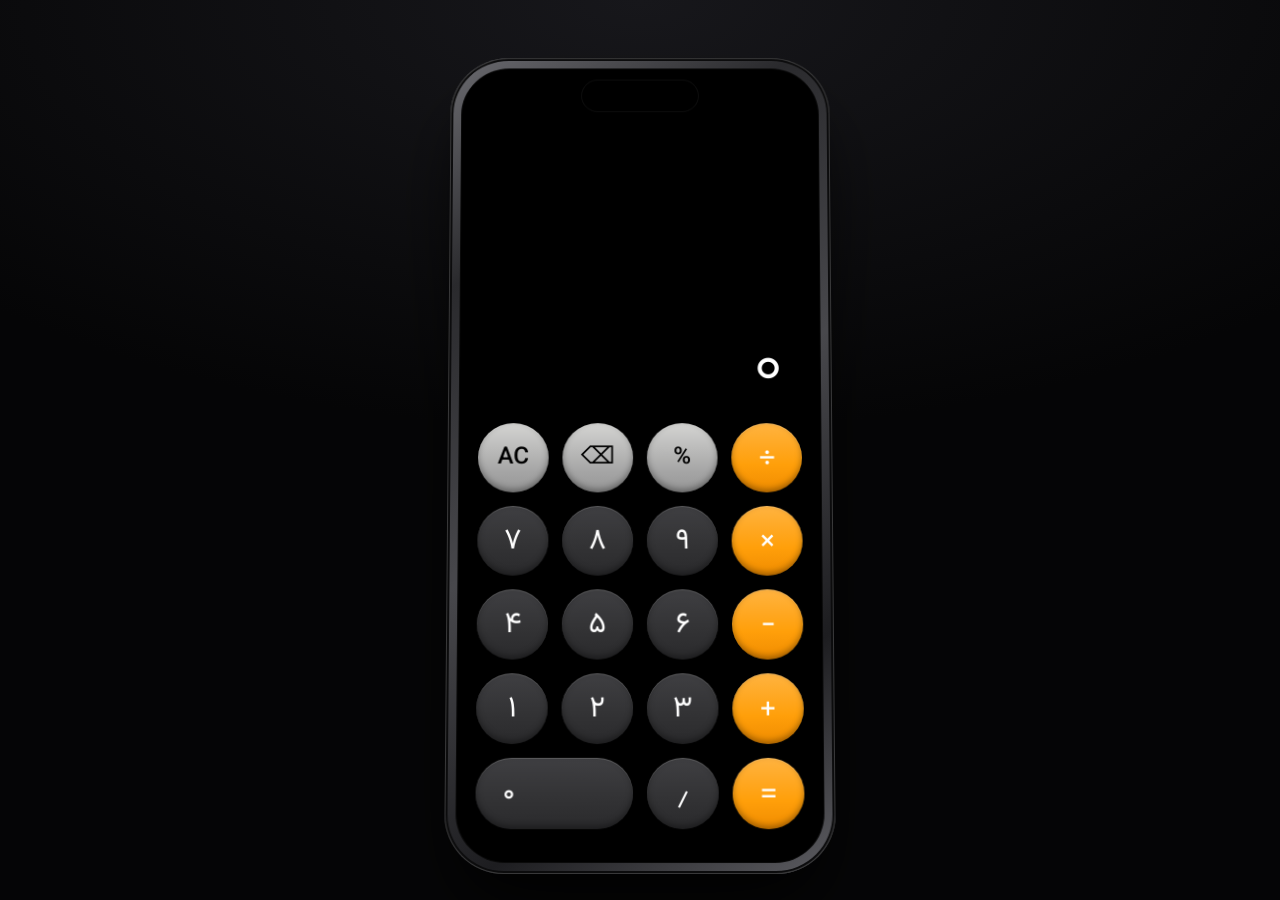
<file: azhir/index.html>
<!doctype html>
<html lang="fa" dir="rtl"><head><meta charset="utf-8"><meta name="viewport" content="width=device-width, initial-scale=1, viewport-fit=cover">
<title>ماشین‌حساب آژیری</title>
<meta name="claude:viewport-fit-sides" content="cover">
<meta name="theme-color" content="#000000">
<link rel="preconnect" href="https://fonts.googleapis.com">
<link rel="preconnect" href="https://fonts.gstatic.com" crossorigin>
<link rel="stylesheet" href="https://fonts.googleapis.com/css2?family=Vazirmatn:wght@200;300;400;500;600;700&display=swap">
<style>
  /* Layout: an iPhone-style calculator; on wide screens it sits inside a titanium phone body, on phones it fills the screen. Sheets and banners live inside the screen. Single dark world on purpose. */
  :root {
    --ground: #050506;
    --screen: #000;
    --fg: #fff;
    --muted: #8e8e93;
    --key: #333335;
    --key-hi: #3f3f42;
    --fn: #a5a5a5;
    --fn-hi: #d4d4d2;
    --op: #ff9f0a;
    --op-hi: #ffb340;
    --alarm: #ff1f2d;
    --sheet: #1c1c1e;
    --row: #2c2c2e;
    --font: "Vazirmatn", -apple-system, "SF Pro Display", Tahoma, system-ui, sans-serif;
    --gap: 14px;
    /* screen size; keys shrink to fit whichever runs out first */
    --sw: 330px;
    --sh: calc(min(848px, 100vh - 48px) - 22px);
    --reserve: 336px;   /* screen padding + display + stop button + key gaps */
    color-scheme: dark;
  }
  @supports (height: 100dvh) { :root { --sh: calc(min(848px, 100dvh - 48px) - 22px); } }
  [hidden] { display: none !important; }
  * { box-sizing: border-box; }
  html, body { height: 100%; margin: 0; }
  body {
    background: radial-gradient(120% 80% at 50% 0%, #17171b 0%, var(--ground) 60%);
    background-color: var(--ground);
    color: var(--fg); font-family: var(--font);
    display: grid; place-items: center;
    padding-left: max(16px, env(safe-area-inset-left, 0px));
    padding-right: max(16px, env(safe-area-inset-right, 0px));
    padding-block: 24px;
    -webkit-tap-highlight-color: transparent;
    -webkit-user-select: none; user-select: none;
    overflow: hidden;
  }
  body::after {
    content: ""; position: fixed; inset: 0; pointer-events: none; opacity: 0;
    background: radial-gradient(circle at 50% 50%, transparent 30%, rgba(255,20,35,.55) 100%);
  }
  body.alarm::after { animation: flood .45s steps(1) infinite; }
  @keyframes flood { 0% { opacity: 1; } 50% { opacity: 0; } }

  /* Phone body (wide screens) */
  .phone {
    width: min(392px, 100%);
    height: min(848px, calc(100vh - 48px));
    height: min(848px, calc(100dvh - 48px));
    border-radius: 60px;
    padding: 11px;
    background: linear-gradient(145deg, #6b6b70 0%, #2a2a2d 22%, #48484c 50%, #1d1d20 78%, #5d5d62 100%);
    box-shadow:
      0 50px 90px -20px rgba(0,0,0,.9),
      0 30px 40px -30px rgba(0,0,0,.8),
      inset 0 0 0 1px rgba(255,255,255,.18),
      inset 0 0 0 3px #0c0c0d;
    transform: perspective(1600px) rotateX(4deg);
    transform-origin: 50% 100%;
    position: relative;
  }
  .screen {
    position: relative; height: 100%;
    background: var(--screen);
    border-radius: 50px; overflow: hidden;
    display: flex; flex-direction: column; justify-content: flex-end;
    padding: 60px 20px 34px;
    box-shadow: inset 0 0 0 1px rgba(255,255,255,.04);
  }
  .island {
    position: absolute; top: 12px; left: 50%; transform: translateX(-50%);
    width: 122px; height: 35px; border-radius: 20px; background: #000;
    box-shadow: inset 0 0 0 1px rgba(255,255,255,.05);
    z-index: 40;
  }
  .screen::after {
    content: ""; position: absolute; inset: 0; pointer-events: none; opacity: 0;
    background: radial-gradient(130% 70% at 50% 0%, rgba(255,30,45,.75), transparent 70%);
  }
  body.alarm .screen::after { animation: flood .45s steps(1) infinite; }

  @media (max-width: 520px), (max-height: 640px) {
    :root {
      --sw: calc(100vw - 32px - env(safe-area-inset-left, 0px) - env(safe-area-inset-right, 0px));
      --sh: calc(100vh - env(safe-area-inset-top, 0px) - env(safe-area-inset-bottom, 0px));
      --reserve: calc(296px + env(safe-area-inset-top, 0px) + env(safe-area-inset-bottom, 0px));
    }
    @supports (height: 100dvh) { :root { --sh: calc(100dvh - env(safe-area-inset-top, 0px) - env(safe-area-inset-bottom, 0px)); } }
    body { padding: 0; background: var(--screen); overflow-y: auto; display: block; }
    .phone { width: 100%; height: auto; min-height: 100%; display: flex; flex-direction: column; border-radius: 0; padding: 0; background: none; box-shadow: none; transform: none; }
    .screen {
      height: auto; flex: 1;
      border-radius: 0;
      padding-left: max(16px, env(safe-area-inset-left, 0px));
      padding-right: max(16px, env(safe-area-inset-right, 0px));
      padding-top: calc(16px + env(safe-area-inset-top, 0px));
      padding-bottom: calc(24px + env(safe-area-inset-bottom, 0px));
    }
    .island { display: none; }
  }

  .status {
    position: absolute; top: 58px; right: 24px; left: 24px;
    display: flex; justify-content: flex-start;
    font-size: 12px; color: var(--muted);
  }
  @media (max-width: 520px), (max-height: 640px) { .status { top: calc(14px + env(safe-area-inset-top, 0px)); } }
  .status button { all: unset; cursor: pointer; color: var(--op); margin-inline-start: 6px; }

  .display {
    flex: 1; min-height: 110px;
    display: flex; flex-direction: column; justify-content: flex-end; align-items: stretch;
    padding: 0 8px 14px; gap: 2px;
    direction: ltr; text-align: right;
  }
  .expr, .val { unicode-bidi: bidi-override; }
  .expr { font-size: 22px; font-weight: 300; color: var(--muted); min-height: 1.4em; white-space: nowrap; overflow: hidden; text-overflow: ellipsis; }
  .val {
    font-size: min(84px, 19vw); font-weight: 200; line-height: 1.05; letter-spacing: -.01em;
    white-space: nowrap; overflow: hidden;
    font-variant-numeric: tabular-nums;
    transition: color .2s;
  }
  .val.m { font-size: min(64px, 15vw); } .val.s { font-size: min(48px, 11vw); } .val.xs { font-size: min(36px, 8.5vw); }
  .val.polite { font-size: 28px; font-weight: 300; direction: rtl; unicode-bidi: plaintext; text-align: right; white-space: normal; line-height: 1.6; }
  body.alarm .val { color: #ffd9dc; text-shadow: 0 0 24px rgba(255,40,55,.7); }

  .stop {
    font: inherit; font-size: 17px; font-weight: 600;
    margin: 0 4px 14px; padding: 14px;
    border: 0; border-radius: 999px; cursor: pointer;
    color: #fff;
    background: linear-gradient(180deg, #ff4b55, #d70015);
    box-shadow: 0 0 0 1px rgba(255,255,255,.12) inset, 0 10px 30px rgba(255,20,40,.55);
  }
  .stop:active { transform: scale(.98); }

  .keys {
    --k: max(44px, min(84px, calc((var(--sw) - 3 * var(--gap)) / 4), calc((var(--sh) - var(--reserve)) / 5)));
    display: grid; grid-template-columns: repeat(4, var(--k)); grid-auto-rows: var(--k);
    gap: var(--gap); justify-content: center; direction: ltr;
  }
  .keys button {
    font: inherit; font-size: calc(var(--k) * .42); font-weight: 400; color: var(--fg);
    width: 100%; height: 100%;
    border: 0; border-radius: 999px; cursor: pointer;
    background: linear-gradient(180deg, var(--key-hi) 0%, var(--key) 55%, #2a2a2c 100%);
    box-shadow:
      inset 0 1px 0 rgba(255,255,255,.16),
      inset 0 -3px 6px rgba(0,0,0,.35),
      0 8px 16px -6px rgba(0,0,0,.9),
      0 2px 3px rgba(0,0,0,.6);
    transition: transform .08s ease, filter .25s ease, box-shadow .08s ease;
    display: grid; place-items: center;
  }
  .keys button:active {
    transform: translateY(1px) scale(.96);
    filter: brightness(1.45);
    transition-duration: 0s;
    box-shadow: inset 0 1px 0 rgba(255,255,255,.1), inset 0 -1px 3px rgba(0,0,0,.3), 0 3px 6px -3px rgba(0,0,0,.9);
  }
  .keys .fn { background: linear-gradient(180deg, var(--fn-hi) 0%, var(--fn) 70%, #969696 100%); color: #000; font-size: calc(var(--k) * .34); font-weight: 500; }
  .keys .op { background: linear-gradient(180deg, var(--op-hi) 0%, var(--op) 60%, #f08c00 100%); font-size: calc(var(--k) * .46); }
  .keys .op.on { background: #fff; color: var(--op); }
  .keys .zero { grid-column: span 2; justify-items: start; padding-inline: calc(var(--k) * .38) 0; }
  .keys button:focus-visible, .stop:focus-visible, .plan button:focus-visible, .close:focus-visible { outline: 3px solid #fff; outline-offset: 3px; }

  /* Subscription sheet, iOS style */
  .veil {
    position: absolute; inset: 0; z-index: 30;
    background: rgba(0,0,0,.45);
    -webkit-backdrop-filter: blur(14px) saturate(1.4); backdrop-filter: blur(14px) saturate(1.4);
    display: flex; align-items: flex-end;
    animation: fade .25s ease-out;
  }
  @keyframes fade { from { opacity: 0; } }
  .sheet {
    width: 100%; max-height: calc(100% - 40px); overflow-y: auto;
    background: var(--sheet);
    border-radius: 28px 28px 0 0;
    padding: 10px 18px calc(26px + env(safe-area-inset-bottom, 0px));
    display: grid; gap: 14px;
    animation: rise .35s cubic-bezier(.2,.9,.25,1);
    box-shadow: 0 -10px 40px rgba(0,0,0,.6);
  }
  @keyframes rise { from { transform: translateY(100%); } }
  .grab { width: 38px; height: 5px; border-radius: 3px; background: #48484a; justify-self: center; }
  .sheet-head { display: flex; justify-content: space-between; align-items: center; gap: 12px; }
  .sheet h2 { margin: 0; font-size: 21px; font-weight: 700; text-wrap: balance; }
  .close {
    flex: none; width: 30px; height: 30px; border-radius: 50%; border: 0; cursor: pointer;
    background: #3a3a3c; color: #aeaeb2; font: inherit; font-size: 15px; font-weight: 700;
  }
  .lead { margin: 0; color: var(--muted); font-size: 14px; line-height: 1.8; }
  .plans { display: grid; gap: 10px; }
  .plan {
    background: var(--row); border-radius: 18px; padding: 14px 16px;
    display: grid; grid-template-columns: 1fr auto; gap: 4px 12px; align-items: center;
    box-shadow: inset 0 0 0 1px rgba(255,255,255,.04);
  }
  .plan.best { box-shadow: inset 0 0 0 1.5px var(--op); }
  .plan h3 { margin: 0; font-size: 16px; font-weight: 600; display: flex; gap: 8px; align-items: center; }
  .plan h3 em { font-style: normal; font-size: 11px; font-weight: 600; color: #000; background: var(--op); border-radius: 999px; padding: 1px 8px; }
  .plan p { margin: 0; grid-column: 1; font-size: 13px; color: var(--muted); line-height: 1.6; }
  .plan button {
    grid-row: 1 / span 2; grid-column: 2;
    font: inherit; font-size: 14px; font-weight: 700; white-space: nowrap;
    border: 0; border-radius: 999px; padding: 9px 16px; cursor: pointer;
    background: #3a3a3c; color: var(--op);
    min-width: 76px;
  }
  .plan.best button { background: var(--op); color: #000; }
  .plan button:disabled { opacity: .55; cursor: progress; }
  .fine { margin: 0; font-size: 11px; color: #636366; text-align: center; }

  /* Banner, like a notification under the island */
  .toast {
    position: absolute; z-index: 50; top: 56px; left: 14px; right: 14px;
    background: rgba(44,44,46,.92);
    -webkit-backdrop-filter: blur(20px); backdrop-filter: blur(20px);
    border-radius: 20px; padding: 13px 16px; font-size: 14px; line-height: 1.7;
    box-shadow: 0 12px 30px rgba(0,0,0,.5);
    animation: drop .35s cubic-bezier(.2,.9,.25,1);
  }
  @media (max-width: 520px), (max-height: 640px) { .toast { top: calc(10px + env(safe-area-inset-top, 0px)); } }
  @keyframes drop { from { transform: translateY(-30px); opacity: 0; } }

  @media (prefers-reduced-motion: reduce) {
    body.alarm::after, body.alarm .screen::after { animation: none; opacity: .7; }
    .phone { transform: none; }
    .sheet, .veil, .toast { animation: none; }
  }
</style>
</head>
<body>

<div class="phone">
  <main class="screen" aria-label="ماشین‌حساب">
    <div class="island" aria-hidden="true"></div>
    <div class="status" id="subChip" hidden><span id="subLabel">اشتراک فعال</span><button type="button" id="cancelSub">لغو</button></div>

    <div class="display" role="status" aria-live="polite">
      <div class="expr" id="expr"></div>
      <div class="val" id="val">۰</div>
    </div>

    <button type="button" class="stop" id="stopBtn" hidden>توقف آژیر</button>

    <div class="keys" id="keys">
      <button type="button" class="fn" data-k="C" id="clearKey">AC</button>
      <button type="button" class="fn" data-k="back" aria-label="پاک کردن آخرین رقم">⌫</button>
      <button type="button" class="fn" data-k="%">%</button>
      <button type="button" class="op" data-k="/" aria-label="تقسیم">÷</button>

      <button type="button" data-k="7">۷</button>
      <button type="button" data-k="8">۸</button>
      <button type="button" data-k="9">۹</button>
      <button type="button" class="op" data-k="*" aria-label="ضرب">×</button>

      <button type="button" data-k="4">۴</button>
      <button type="button" data-k="5">۵</button>
      <button type="button" data-k="6">۶</button>
      <button type="button" class="op" data-k="-" aria-label="منها">−</button>

      <button type="button" data-k="1">۱</button>
      <button type="button" data-k="2">۲</button>
      <button type="button" data-k="3">۳</button>
      <button type="button" class="op" data-k="+" aria-label="به علاوه">+</button>

      <button type="button" class="zero" data-k="0">۰</button>
      <button type="button" data-k=".">٫</button>
      <button type="button" class="op" data-k="=" aria-label="مساوی">=</button>
    </div>

    <div class="veil" id="veil" hidden>
      <section class="sheet" role="dialog" aria-modal="true" aria-labelledby="sheetTitle">
        <div class="grab" aria-hidden="true"></div>
        <div class="sheet-head">
          <h2 id="sheetTitle">برای قطع آژیر، اشتراک بخرید</h2>
          <button type="button" class="close" id="closeSheet" aria-label="بستن">✕</button>
        </div>
        <p class="lead">آژیر فقط با اشتراک قطع می‌شود.</p>

        <div class="plans">
          <article class="plan">
            <h3>برنزی</h3>
            <p>آژیر کمی آرام‌تر می‌شود</p>
            <button type="button" data-plan="bronze"><bdi dir="ltr">۱٫۹۹$</bdi></button>
          </article>
          <article class="plan best">
            <h3>طلایی <em>پیشنهادی</em></h3>
            <p>آژیر کامل قطع می‌شود</p>
            <button type="button" data-plan="gold"><bdi dir="ltr">۴٫۹۹$</bdi></button>
          </article>
          <article class="plan">
            <h3>الماسی</h3>
            <p>قطع آژیر و جواب با احترام</p>
            <button type="button" data-plan="vip"><bdi dir="ltr">۹٫۹۹$</bdi></button>
          </article>
        </div>

        <p class="fine">قیمت‌ها ماهانه است و هر ماه خودکار تمدید می‌شود.</p>
      </section>
    </div>

    <div class="toast" id="toast" role="status" aria-live="polite" hidden></div>
  </main>
</div>

<script>
(() => {
  const $ = (id) => document.getElementById(id);
  const exprEl = $('expr'), valEl = $('val'), stopBtn = $('stopBtn');
  const veil = $('veil'), toastEl = $('toast'), clearKey = $('clearKey');
  const subChip = $('subChip'), subLabel = $('subLabel');

  const FA = '۰۱۲۳۴۵۶۷۸۹';
  const toFa = (s) => String(s).replace(/[0-9]/g, (d) => FA[d]).replace(/\./g, '٫');
  const OPS = { '+': '+', '-': '−', '*': '×', '/': '÷' };

  // ---------- calculator state ----------
  let tokens = [];      // numbers (as strings) and operators
  let cur = '0';        // number being typed
  let justEvaluated = false;
  let plan = null;      // null | 'gold' | 'vip'

  function sizeVal() {
    valEl.classList.remove('m', 's', 'xs');
    if (valEl.classList.contains('polite')) return;
    const n = valEl.textContent.length;
    if (n > 13) valEl.classList.add('xs');
    else if (n > 9) valEl.classList.add('s');
    else if (n > 6) valEl.classList.add('m');
  }

  function markOp(k) {
    document.querySelectorAll('.keys .op').forEach((b) => b.classList.toggle('on', b.dataset.k === k));
  }

  function render(resultText) {
    exprEl.textContent = tokens.map((t) => OPS[t] || toFa(t)).join(' ');
    valEl.classList.remove('polite');
    if (resultText !== undefined) {
      valEl.textContent = resultText;
      if (plan === 'vip' && resultText !== 'خطا') valEl.classList.add('polite');
    } else {
      valEl.textContent = toFa(cur);
    }
    clearKey.textContent = (cur !== '0' && cur !== '') || tokens.length ? 'C' : 'AC';
    sizeVal();
  }

  function evaluate(list) {
    // two passes: × ÷ first, then + −
    const nums = [parseFloat(list[0])], ops = [];
    for (let i = 1; i < list.length; i += 2) {
      const op = list[i], n = parseFloat(list[i + 1]);
      if (op === '*' || op === '/') {
        const a = nums.pop();
        if (op === '/' && n === 0) return NaN;
        nums.push(op === '*' ? a * n : a / n);
      } else { ops.push(op); nums.push(n); }
    }
    let r = nums[0];
    ops.forEach((op, i) => { r = op === '+' ? r + nums[i + 1] : r - nums[i + 1]; });
    return r;
  }

  function fmt(n) {
    const clean = parseFloat(n.toPrecision(12));
    return clean.toLocaleString('fa-IR', { maximumFractionDigits: 10 });
  }

  function press(k) {
    ensureAudio();
    if (k !== '=' && !(k in OPS)) markOp(null);
    if (/^[0-9]$/.test(k)) {
      if (justEvaluated) { tokens = []; cur = '0'; justEvaluated = false; }
      cur = cur === '0' ? k : cur + k;
      if (cur.replace(/[-.]/g, '').length > 15) cur = cur.slice(0, -1);
    } else if (k === '.') {
      if (justEvaluated) { tokens = []; cur = '0'; justEvaluated = false; }
      if (cur === '') cur = '0';
      if (!cur.includes('.')) cur += '.';
    } else if (k in OPS) {
      justEvaluated = false;
      if (cur === '' && tokens.length) tokens[tokens.length - 1] = k;
      else { tokens.push(cur.replace(/\.$/, '')); tokens.push(k); }
      cur = '';
      markOp(k);
      render(); valEl.textContent = toFa(tokens[tokens.length - 2] ?? '0'); sizeVal(); return;
    } else if (k === 'C') {
      tokens = []; cur = '0'; justEvaluated = false;
    } else if (k === 'back') {
      if (justEvaluated) { tokens = []; cur = '0'; justEvaluated = false; }
      else cur = cur.length > 1 ? cur.slice(0, -1) : '0';
      if (cur === '-') cur = '0';
    } else if (k === '%') {
      if (cur && cur !== '0') cur = String(parseFloat((parseFloat(cur) / 100).toPrecision(12)));
    } else if (k === '=') {
      markOp(null);
      if (justEvaluated) return;
      if (cur === '' && tokens.length) tokens.pop();
      else tokens.push(cur.replace(/\.$/, ''));
      if (tokens.length < 3) { cur = tokens[0] || '0'; tokens = []; render(); return; }
      const r = evaluate(tokens);
      const shown = tokens.map((t) => OPS[t] || toFa(t)).join(' ') + ' =';
      tokens = [];
      justEvaluated = true;
      if (!isFinite(r)) { cur = '0'; render('خطا'); exprEl.textContent = shown; return; }
      cur = String(parseFloat(r.toPrecision(12)));
      const text = fmt(r);
      render(plan === 'vip' ? `قربان، با کمال احترام جواب ${text} است.` : text);
      exprEl.textContent = shown;
      triggerSiren();
      return;
    }
    render();
  }

  $('keys').addEventListener('click', (e) => {
    const b = e.target.closest('button[data-k]');
    if (b) press(b.dataset.k);
  });

  const KEYMAP = { Enter: '=', '=': '=', Backspace: 'back', Escape: 'C', Delete: 'C', ',': '.', 'x': '*', 'X': '*' };
  document.addEventListener('keydown', (e) => {
    if (!veil.hidden) { if (e.key === 'Escape') closeSheet(); return; }
    if (e.ctrlKey || e.metaKey || e.altKey) return;
    let k = KEYMAP[e.key] || e.key;
    const fa = FA.indexOf(k); if (fa >= 0) k = String(fa);
    if (/^[0-9]$/.test(k) || k in OPS || ['.', '=', 'C', 'back', '%'].includes(k)) {
      e.preventDefault(); press(k);
    }
  });

  // ---------- siren ----------
  let ctx = null, master = null, sirenNodes = null, volume = 0.8, sirenOn = false;

  function ensureAudio() {
    if (ctx) { if (ctx.state === 'suspended') ctx.resume(); return; }
    const AC = window.AudioContext || window.webkitAudioContext;
    if (!AC) return;
    ctx = new AC();
    master = ctx.createGain(); master.gain.value = 0;
    master.connect(ctx.destination);
  }

  function osc(type, freq) { const o = ctx.createOscillator(); o.type = type; o.frequency.value = freq; return o; }
  function gain(v) { const g = ctx.createGain(); g.gain.value = v; return g; }

  function startSound() {
    if (!ctx || sirenNodes) return;
    const nodes = [];
    const bus = gain(1);

    // air-raid wail: detuned saws plus an octave below, slowly rising and falling
    const slow = osc('sine', 0.28), slowDepth = gain(520), slowHalf = gain(260);
    slow.connect(slowDepth); slow.connect(slowHalf);
    const w1 = osc('sawtooth', 880), w2 = osc('sawtooth', 887), w3 = osc('square', 440);
    slowDepth.connect(w1.frequency); slowDepth.connect(w2.frequency); slowHalf.connect(w3.frequency);
    const wMix = gain(0.5); w1.connect(wMix); w2.connect(wMix);
    const w3Mix = gain(0.35); w3.connect(w3Mix); w3Mix.connect(bus);
    wMix.connect(bus);

    // fast police yelp on top
    const fast = osc('triangle', 6.5), fastDepth = gain(380);
    fast.connect(fastDepth);
    const y = osc('square', 1500); fastDepth.connect(y.frequency);
    const yMix = gain(0.22); y.connect(yMix); yMix.connect(bus);

    // low throbbing pulse that you feel more than hear
    const sub = osc('square', 46), subGate = gain(0.3), gate = osc('square', 2.2), gateDepth = gain(0.3);
    gate.connect(gateDepth); gateDepth.connect(subGate.gain);
    sub.connect(subGate); subGate.connect(bus);

    // drive into saturation for a harsh, loud edge
    const drive = gain(3.2);
    const shaper = ctx.createWaveShaper();
    const n = 2048, curve = new Float32Array(n), kk = 3;
    for (let i = 0; i < n; i++) { const x = i * 2 / n - 1; curve[i] = Math.tanh(kk * x) / Math.tanh(kk); }
    shaper.curve = curve; shaper.oversample = '2x';
    const tone = ctx.createBiquadFilter(); tone.type = 'lowpass'; tone.frequency.value = 6500;
    bus.connect(drive); drive.connect(shaper); shaper.connect(tone); tone.connect(master);

    [slow, w1, w2, w3, fast, y, sub, gate].forEach((o) => { o.start(); nodes.push(o); });
    sirenNodes = nodes;
    master.gain.setTargetAtTime(volume, ctx.currentTime, 0.03);
  }

  function stopSound() {
    if (!sirenNodes) return;
    const nodes = sirenNodes; sirenNodes = null;
    master.gain.setTargetAtTime(0, ctx.currentTime, 0.04);
    setTimeout(() => nodes.forEach((n) => { try { n.stop(); } catch (_) {} }), 300);
  }

  function setVolume(v) {
    volume = Math.max(0.1, Math.min(1, v));
    if (sirenNodes) master.gain.setTargetAtTime(volume, ctx.currentTime, 0.1);
  }

  let buzz = null;
  function triggerSiren() {
    if (plan || sirenOn) return;
    sirenOn = true;
    document.body.classList.add('alarm');
    stopBtn.hidden = false;
    startSound();
    if (navigator.vibrate) {
      try { navigator.vibrate([500, 150, 500]); buzz = setInterval(() => navigator.vibrate([500, 150, 500]), 1150); } catch (_) {}
    }
  }

  function silence() {
    sirenOn = false;
    document.body.classList.remove('alarm');
    stopBtn.hidden = true;
    stopSound();
    clearInterval(buzz); try { navigator.vibrate && navigator.vibrate(0); } catch (_) {}
  }

  // ---------- subscription sheet ----------
  let toastTimer = null;
  function toast(msg, ms = 4200) {
    toastEl.textContent = msg; toastEl.hidden = false;
    clearTimeout(toastTimer); toastTimer = setTimeout(() => { toastEl.hidden = true; }, ms);
  }

  stopBtn.addEventListener('click', () => {
    veil.hidden = false;
    veil.querySelector('.plan.best button').focus();
  });

  function closeSheet() {
    veil.hidden = true;
    if (sirenOn) {
      setVolume(volume + 0.2);
      toast('بدون اشتراک، آژیر قطع نمی‌شود. تازه بلندتر هم شد.');
    }
    stopBtn.focus();
  }
  $('closeSheet').addEventListener('click', closeSheet);

  veil.addEventListener('click', (e) => {
    if (e.target === veil) { closeSheet(); return; }
    const b = e.target.closest('button[data-plan]');
    if (!b) return;
    const choice = b.dataset.plan;
    const label = b.innerHTML;
    veil.querySelectorAll('button[data-plan]').forEach((x) => { x.disabled = true; });
    b.textContent = '…';
    setTimeout(() => {
      veil.querySelectorAll('button[data-plan]').forEach((x) => { x.disabled = false; });
      b.innerHTML = label;
      if (choice === 'bronze') {
        setVolume(volume * 0.7);
        toast('اشتراک برنزی فعال شد. آژیر فقط کمی آرام‌تر شد؛ برای قطع کامل، طلایی بخرید.');
        return;
      }
      plan = choice;
      veil.hidden = true;
      silence();
      subLabel.textContent = choice === 'vip' ? 'اشتراک الماسی' : 'اشتراک طلایی';
      subChip.hidden = false;
      toast('اشتراک فعال شد و آژیر قطع شد. شوخی بود؛ هیچ پولی پرداخت نشد!', 5500);
    }, 1400);
  });

  $('cancelSub').addEventListener('click', () => {
    plan = null; subChip.hidden = true;
    toast('اشتراک لغو شد. آژیر برگشت سر کارش.');
  });

  render();
})();
</script>
</body>
</html>
</file>
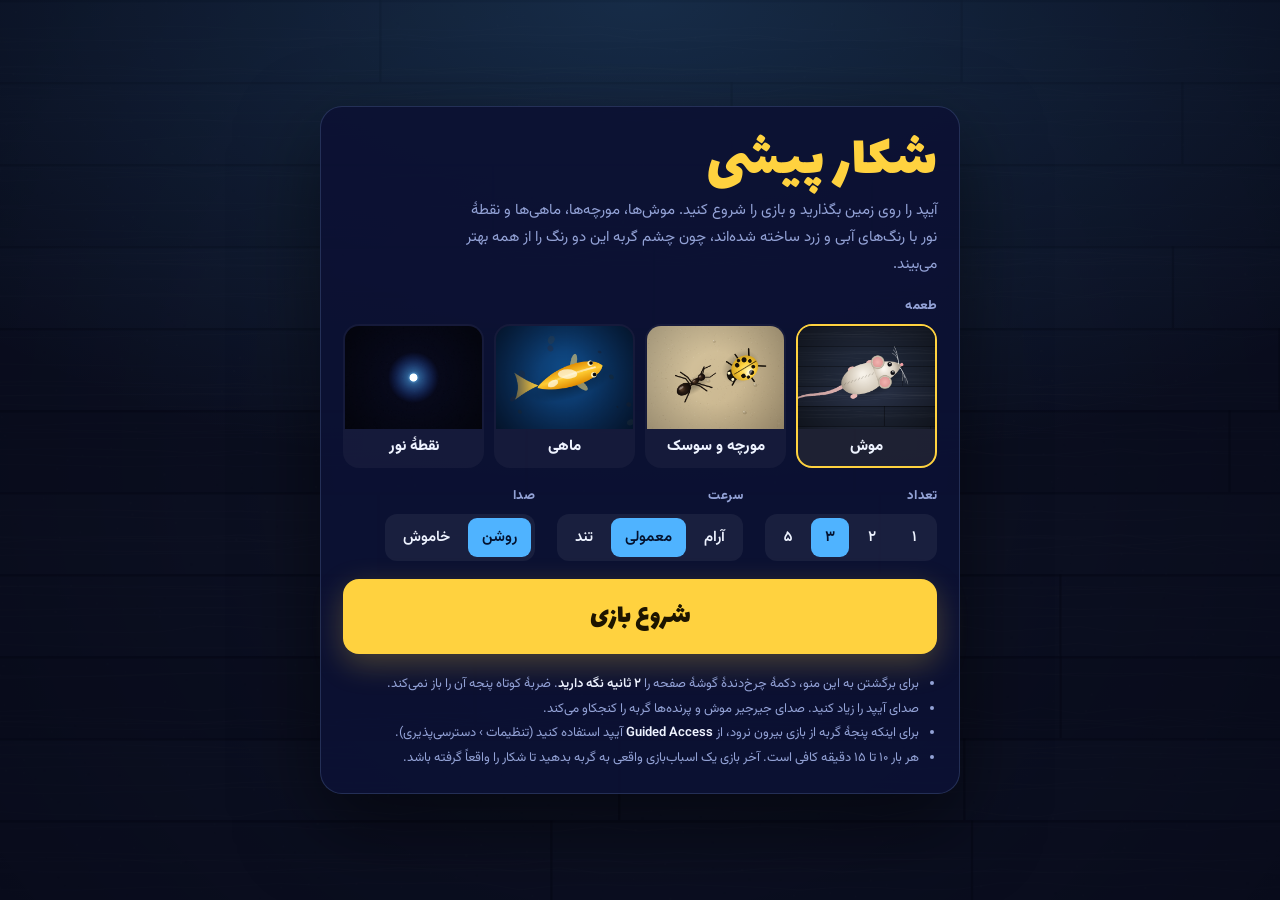
<file: gorbe/index.html>
<!doctype html>
<html lang="fa" dir="rtl"><head><meta charset="utf-8"><meta name="viewport" content="width=device-width, initial-scale=1, viewport-fit=cover, user-scalable=no">
<title>شکار پیشی</title>
<meta name="apple-mobile-web-app-capable" content="yes">
<meta name="mobile-web-app-capable" content="yes">
<meta name="apple-mobile-web-app-status-bar-style" content="black-translucent">
<link rel="preconnect" href="https://fonts.googleapis.com">
<link rel="preconnect" href="https://fonts.gstatic.com" crossorigin>
<link rel="stylesheet" href="https://fonts.googleapis.com/css2?family=Lalezar&family=Vazirmatn:wght@400;600;800&display=swap">
<style>
  /* Layout: full-bleed canvas stage for the cat; a single owner menu floats above it, and a hold-to-open gear guards it from paws. */
  :root {
    --night: #0a1030;      /* deep blue ground: cats read blue well, and it makes yellow prey pop */
    --panel: rgba(12, 18, 52, 0.94);
    --edge: rgba(150, 190, 255, 0.18);
    --fg: #eef3ff;
    --muted: #93a2d6;
    --prey: #ffd23f;       /* cat-visible yellow */
    --sky: #4fb3ff;        /* cat-visible blue */
    --font-display: "Lalezar", "Vazirmatn", Tahoma, sans-serif;
    --font-body: "Vazirmatn", Tahoma, system-ui, sans-serif;
    color-scheme: dark;
  }
  [hidden] { display: none !important; }
  html, body {
    height: 100%; margin: 0; overflow: hidden; background: var(--night); color: var(--fg);
    font-family: var(--font-body);
    touch-action: none; overscroll-behavior: none;
    -webkit-user-select: none; user-select: none; -webkit-touch-callout: none;
    -webkit-tap-highlight-color: transparent;
  }
  #stage { position: fixed; inset: 0; width: 100%; height: 100%; display: block; }

  #hud {
    position: fixed; top: calc(env(safe-area-inset-top, 0px) + 14px); right: 18px;
    font: 600 15px var(--font-body); color: var(--fg); opacity: .45;
    pointer-events: none; font-variant-numeric: tabular-nums;
  }
  #gear {
    position: fixed; top: calc(env(safe-area-inset-top, 0px) + 10px); left: 12px;
    width: 46px; height: 46px; border-radius: 50%; border: 0; padding: 0;
    background: conic-gradient(var(--prey) calc(var(--p, 0) * 1turn), rgba(255,255,255,.08) 0);
    display: grid; place-items: center; opacity: .5; cursor: pointer; touch-action: none;
  }
  #gear span {
    width: 38px; height: 38px; border-radius: 50%; background: var(--night);
    display: grid; place-items: center; color: var(--fg);
  }
  #gear:focus-visible { outline: 2px solid var(--sky); outline-offset: 3px; }
  #gearTip {
    position: fixed; top: calc(env(safe-area-inset-top, 0px) + 20px); left: 66px;
    font-size: 13px; color: var(--muted); pointer-events: none; transition: opacity .3s;
  }

  #menu {
    position: fixed; inset: 0; display: grid; place-items: center;
    padding: 16px; overflow-y: auto; touch-action: pan-y;
    background: radial-gradient(120% 90% at 50% 0%, rgba(79,179,255,.18), transparent 60%), rgba(5,8,26,.72);
  }
  .card {
    width: min(640px, 100%); box-sizing: border-box; direction: rtl;
    background: var(--panel); border: 1px solid var(--edge); border-radius: 22px;
    padding: 26px 22px 22px; display: grid; gap: 18px;
    box-shadow: 0 30px 80px rgba(0,0,0,.5);
  }
  h1 {
    font: 400 clamp(40px, 8vw, 58px)/1 var(--font-display); margin: 0; color: var(--prey);
    text-wrap: balance; letter-spacing: .5px;
  }
  .lede { margin: 6px 0 0; color: var(--muted); font-size: 15px; line-height: 1.8; max-width: 60ch; }
  .label { font-size: 13px; font-weight: 800; color: var(--muted); letter-spacing: .5px; margin-bottom: 8px; }
  .modes { display: grid; grid-template-columns: repeat(4, minmax(0, 1fr)); gap: 10px; }
  @media (max-width: 520px) { .modes { grid-template-columns: repeat(2, minmax(0, 1fr)); } }
  .mode {
    border: 2px solid transparent; border-radius: 16px; padding: 0 0 8px; overflow: hidden;
    background: rgba(255,255,255,.04); color: var(--fg); font: 800 15px var(--font-body);
    display: grid; gap: 6px; cursor: pointer; touch-action: manipulation;
  }
  .mode canvas { width: 100%; aspect-ratio: 4 / 3; display: block; max-width: 100%; }
  .mode[aria-pressed="true"] { border-color: var(--prey); background: rgba(255,210,63,.08); }
  .mode:focus-visible, .seg button:focus-visible, #play:focus-visible { outline: 2px solid var(--sky); outline-offset: 2px; }
  .row { display: flex; flex-wrap: wrap; gap: 16px 22px; }
  .row > div { min-width: 0; }
  .seg { display: inline-flex; background: rgba(255,255,255,.06); border-radius: 12px; padding: 4px; gap: 4px; }
  .seg button {
    border: 0; border-radius: 9px; padding: 8px 14px; background: transparent; color: var(--fg);
    font: 600 15px var(--font-body); cursor: pointer; touch-action: manipulation;
    font-variant-numeric: tabular-nums;
  }
  .seg button[aria-pressed="true"] { background: var(--sky); color: #04122e; }
  #play {
    border: 0; border-radius: 16px; padding: 16px; font: 400 28px var(--font-display);
    background: var(--prey); color: #1d1500; cursor: pointer; touch-action: manipulation;
    box-shadow: 0 10px 30px rgba(255,210,63,.25);
  }
  .tips { margin: 0; padding: 0 18px 0 0; color: var(--muted); font-size: 13px; line-height: 1.9; }
  .tips b { color: var(--fg); font-weight: 600; }
  @media (prefers-reduced-motion: reduce) { #gearTip { transition: none; } }
</style>
</head><body>

<canvas id="stage"></canvas>
<div id="hud" aria-live="polite"></div>
<button id="gear" aria-label="تنظیمات (۲ ثانیه نگه دارید)" hidden>
  <span><svg width="20" height="20" viewBox="0 0 24 24" fill="none" stroke="currentColor" stroke-width="2"><circle cx="12" cy="12" r="3"/><path d="M19.4 15a1.7 1.7 0 0 0 .3 1.8l.1.1a2 2 0 1 1-2.8 2.8l-.1-.1a1.7 1.7 0 0 0-1.8-.3 1.7 1.7 0 0 0-1 1.5V21a2 2 0 1 1-4 0v-.1a1.7 1.7 0 0 0-1.1-1.5 1.7 1.7 0 0 0-1.8.3l-.1.1a2 2 0 1 1-2.8-2.8l.1-.1a1.7 1.7 0 0 0 .3-1.8 1.7 1.7 0 0 0-1.5-1H3a2 2 0 1 1 0-4h.1a1.7 1.7 0 0 0 1.5-1.1 1.7 1.7 0 0 0-.3-1.8l-.1-.1a2 2 0 1 1 2.8-2.8l.1.1a1.7 1.7 0 0 0 1.8.3H9a1.7 1.7 0 0 0 1-1.5V3a2 2 0 1 1 4 0v.1a1.7 1.7 0 0 0 1 1.5 1.7 1.7 0 0 0 1.8-.3l.1-.1a2 2 0 1 1 2.8 2.8l-.1.1a1.7 1.7 0 0 0-.3 1.8V9a1.7 1.7 0 0 0 1.5 1H21a2 2 0 1 1 0 4h-.1a1.7 1.7 0 0 0-1.5 1z"/></svg></span>
</button>
<div id="gearTip" hidden>برای منو، نگه دارید</div>

<div id="menu">
  <div class="card">
    <div>
      <h1>شکار پیشی</h1>
      <p class="lede">آیپد را روی زمین بگذارید و بازی را شروع کنید. موش‌ها، مورچه‌ها، ماهی‌ها و نقطهٔ نور با رنگ‌های آبی و زرد ساخته شده‌اند، چون چشم گربه این دو رنگ را از همه بهتر می‌بیند.</p>
    </div>
    <div>
      <div class="label">طعمه</div>
      <div class="modes" id="modes">
        <button class="mode" data-mode="mouse" aria-pressed="false"><canvas width="240" height="180"></canvas>موش</button>
        <button class="mode" data-mode="bugs" aria-pressed="false"><canvas width="240" height="180"></canvas>مورچه و سوسک</button>
        <button class="mode" data-mode="fish" aria-pressed="false"><canvas width="240" height="180"></canvas>ماهی</button>
        <button class="mode" data-mode="laser" aria-pressed="false"><canvas width="240" height="180"></canvas>نقطهٔ نور</button>
      </div>
    </div>
    <div class="row">
      <div><div class="label">تعداد</div><div class="seg" id="count">
        <button data-v="1">۱</button><button data-v="2">۲</button><button data-v="3">۳</button><button data-v="5">۵</button>
      </div></div>
      <div><div class="label">سرعت</div><div class="seg" id="speed">
        <button data-v="0.65">آرام</button><button data-v="1">معمولی</button><button data-v="1.4">تند</button>
      </div></div>
      <div><div class="label">صدا</div><div class="seg" id="sound">
        <button data-v="1">روشن</button><button data-v="0">خاموش</button>
      </div></div>
    </div>
    <button id="play">شروع بازی</button>
    <ul class="tips">
      <li>برای برگشتن به این منو، دکمهٔ چرخ‌دندهٔ گوشهٔ صفحه را <b>۲ ثانیه نگه دارید</b>. ضربهٔ کوتاه پنجه آن را باز نمی‌کند.</li>
      <li>صدای آیپد را زیاد کنید. صدای جیرجیر موش و پرنده‌ها گربه را کنجکاو می‌کند.</li>
      <li>برای اینکه پنجهٔ گربه از بازی بیرون نرود، از <b>Guided Access</b> آیپد استفاده کنید (تنظیمات › دسترسی‌پذیری).</li>
      <li>هر بار ۱۰ تا ۱۵ دقیقه کافی است. آخر بازی یک اسباب‌بازی واقعی به گربه بدهید تا شکار را واقعاً گرفته باشد.</li>
    </ul>
  </div>
</div>

<script>
(() => {
'use strict';
const TAU = Math.PI * 2;
const rand = (a, b) => a + Math.random() * (b - a);
const pick = a => a[(Math.random() * a.length) | 0];
const clamp = (v, a, b) => Math.max(a, Math.min(b, v));
const wrap = a => { while (a > Math.PI) a -= TAU; while (a < -Math.PI) a += TAU; return a; };
const fa = n => n.toLocaleString('fa-IR');

/* ---------- settings ---------- */
const settings = { mode: 'mouse', count: 3, speed: 1, sound: 1 };
try { Object.assign(settings, JSON.parse(localStorage.getItem('gorbe-settings') || '{}')); } catch (e) {}
const hot = window.claude && window.claude.hot;
if (hot && hot.data && hot.data.settings) Object.assign(settings, hot.data.settings);
if (hot && hot.snapshot) hot.snapshot(() => ({ settings }));
const save = () => { try { localStorage.setItem('gorbe-settings', JSON.stringify(settings)); } catch (e) {} };

/* ---------- canvas ---------- */
const cv = document.getElementById('stage');
const ctx = cv.getContext('2d');
let W = 0, H = 0, DPR = 1, S = 1;
const bg = document.createElement('canvas');

function resize() {
  DPR = Math.min(window.devicePixelRatio || 1, 2);
  W = window.innerWidth; H = window.innerHeight;
  cv.width = Math.round(W * DPR); cv.height = Math.round(H * DPR);
  ctx.setTransform(DPR, 0, 0, DPR, 0, 0);
  S = clamp(Math.min(W, H) / 768, 0.55, 1.6);
  buildBackground();
}

/* ---------- backgrounds (pre-rendered) ---------- */
function speckle(g, w, h, n, colors, rmax) {
  for (let i = 0; i < n; i++) {
    g.fillStyle = pick(colors);
    const r = Math.random() * rmax;
    g.fillRect(Math.random() * w, Math.random() * h, r, r);
  }
}
function vignette(g, w, h, a) {
  const v = g.createRadialGradient(w / 2, h / 2, Math.min(w, h) * 0.25, w / 2, h / 2, Math.hypot(w, h) * 0.62);
  v.addColorStop(0, 'rgba(0,0,0,0)'); v.addColorStop(1, `rgba(0,0,0,${a})`);
  g.fillStyle = v; g.fillRect(0, 0, w, h);
}
function paintBackground(g, w, h, mode, k) {
  if (mode === 'mouse') {
    // dark blue-grey wooden floor
    const plank = 70 * k;
    for (let y = 0, i = 0; y < h; y += plank, i++) {
      const l = 15 + Math.random() * 5;
      g.fillStyle = `hsl(222, 28%, ${l}%)`; g.fillRect(0, y, w, plank);
      g.strokeStyle = 'rgba(255,255,255,.035)'; g.lineWidth = 1;
      for (let j = 0; j < 7; j++) {
        g.beginPath();
        const yy = y + rand(6, plank - 6), amp = rand(1, 4);
        g.moveTo(0, yy);
        for (let x = 0; x <= w; x += 40) g.lineTo(x, yy + Math.sin(x / rand(60, 140) + j) * amp);
        g.stroke();
      }
      g.fillStyle = 'rgba(0,0,0,.45)'; g.fillRect(0, y, w, 2 * k);
      let x = (i % 2) * rand(100, 300) * k;
      while (x < w) { x += rand(280, 520) * k; g.fillRect(x, y, 2 * k, plank); }
    }
    speckle(g, w, h, w * h / 300, ['rgba(255,255,255,.03)', 'rgba(0,0,0,.08)'], 2 * k);
    vignette(g, w, h, .6);
  } else if (mode === 'bugs') {
    // warm sand so dark ants and yellow beetles read by brightness
    const base = g.createLinearGradient(0, 0, w, h);
    base.addColorStop(0, '#d9c8a2'); base.addColorStop(1, '#c4b089');
    g.fillStyle = base; g.fillRect(0, 0, w, h);
    speckle(g, w, h, w * h / 30, ['rgba(120,95,60,.18)', 'rgba(255,250,235,.25)', 'rgba(90,70,40,.12)'], 2.2 * k);
    for (let i = 0; i < w * h / 9000; i++) {
      const x = Math.random() * w, y = Math.random() * h, r = rand(2, 7) * k;
      g.fillStyle = 'rgba(70,55,30,.18)';
      g.beginPath(); g.ellipse(x + r * .3, y + r * .4, r, r * .75, 0, 0, TAU); g.fill();
      const pg = g.createRadialGradient(x - r * .3, y - r * .3, 0, x, y, r);
      pg.addColorStop(0, '#efe4cc'); pg.addColorStop(1, '#a8957055');
      g.fillStyle = pg; g.beginPath(); g.ellipse(x, y, r, r * .75, rand(0, 3), 0, TAU); g.fill();
    }
    vignette(g, w, h, .35);
  } else if (mode === 'fish') {
    const base = g.createRadialGradient(w * .5, h * .4, 0, w * .5, h * .5, Math.hypot(w, h) * .6);
    base.addColorStop(0, '#0f4a86'); base.addColorStop(1, '#061a3c');
    g.fillStyle = base; g.fillRect(0, 0, w, h);
    for (let i = 0; i < w * h / 4000; i++) {
      const x = Math.random() * w, y = Math.random() * h, r = rand(4, 16) * k;
      g.fillStyle = `hsla(${rand(205, 225)}, 35%, ${rand(14, 26)}%, .55)`;
      g.beginPath(); g.ellipse(x, y, r, r * rand(.6, .9), rand(0, 3), 0, TAU); g.fill();
    }
    vignette(g, w, h, .55);
  } else {
    g.fillStyle = '#07091a'; g.fillRect(0, 0, w, h);
    speckle(g, w, h, w * h / 12, ['rgba(120,140,255,.05)', 'rgba(0,0,0,.25)'], 2 * k);
    vignette(g, w, h, .7);
  }
}
function buildBackground() {
  bg.width = cv.width; bg.height = cv.height;
  const g = bg.getContext('2d');
  g.setTransform(DPR, 0, 0, DPR, 0, 0);
  paintBackground(g, W, H, settings.mode, S);
}

/* ---------- drawing prey (each faces +x, centred at 0,0, L = body length) ---------- */
function softShadow(g, x, y, rx, ry, a) {
  g.save(); g.translate(x, y); g.scale(1, ry / rx);
  const s = g.createRadialGradient(0, 0, 0, 0, 0, rx);
  s.addColorStop(0, `rgba(0,0,0,${a})`); s.addColorStop(1, 'rgba(0,0,0,0)');
  g.fillStyle = s; g.beginPath(); g.arc(0, 0, rx, 0, TAU); g.fill(); g.restore();
}

function drawMouse(g, L, ph, moving, t) {
  softShadow(g, 4, 6, L * .62, L * .34, .55);
  // tail
  const tailN = 14, tailLen = L * 1.15;
  g.lineCap = 'round';
  let px = -L * .46, py = 0;
  for (let i = 1; i <= tailN; i++) {
    const f = i / tailN;
    const nx = -L * .46 - f * tailLen;
    const ny = Math.sin(ph * .55 - f * 4.2 + t * 2) * L * .16 * f + Math.sin(t * 1.3) * L * .08 * f;
    g.strokeStyle = `rgb(${226 - f * 40},${180 - f * 30},${178 - f * 30})`;
    g.lineWidth = L * (.075 - f * .055);
    g.beginPath(); g.moveTo(px, py); g.lineTo(nx, ny); g.stroke();
    px = nx; py = ny;
  }
  // feet
  const step = moving ? Math.sin(ph) : 0;
  g.fillStyle = '#e9b8b4';
  [[.22, 1], [-.28, -1]].forEach(([fx, s]) => {
    [-1, 1].forEach(side => {
      g.beginPath();
      g.ellipse(L * (fx + .08 * step * s * side), side * L * .25, L * .07, L * .045, 0, 0, TAU);
      g.fill();
    });
  });
  // body
  const bd = g.createRadialGradient(-L * .05, -L * .08, L * .04, 0, 0, L * .55);
  bd.addColorStop(0, '#f6f1e8'); bd.addColorStop(.55, '#d3c9b9'); bd.addColorStop(1, '#8f8576');
  g.fillStyle = bd;
  g.beginPath(); g.ellipse(-L * .06, 0, L * .44, L * .27 * (1 + .03 * step), 0, 0, TAU); g.fill();
  // head
  const hd = g.createRadialGradient(L * .36, -L * .05, L * .02, L * .4, 0, L * .3);
  hd.addColorStop(0, '#fbf7f0'); hd.addColorStop(.6, '#d8cebf'); hd.addColorStop(1, '#988d7d');
  g.fillStyle = hd;
  g.beginPath();
  g.moveTo(L * .18, -L * .2);
  g.quadraticCurveTo(L * .5, -L * .2, L * .7, -L * .02);
  g.quadraticCurveTo(L * .74, 0, L * .7, L * .02);
  g.quadraticCurveTo(L * .5, L * .2, L * .18, L * .2);
  g.closePath(); g.fill();
  // fur strokes along the back
  g.strokeStyle = 'rgba(110,100,85,.35)'; g.lineWidth = Math.max(1, L * .012);
  for (let i = 0; i < 9; i++) {
    const x = -L * .4 + i * L * .07;
    g.beginPath(); g.moveTo(x, -L * .04); g.lineTo(x - L * .05, -L * .01); g.stroke();
  }
  // ears
  [-1, 1].forEach(s => {
    const ear = g.createRadialGradient(L * .3, s * L * .2, 0, L * .3, s * L * .2, L * .14);
    ear.addColorStop(0, '#f2b3b0'); ear.addColorStop(.7, '#e09a98'); ear.addColorStop(.72, '#cfc5b5'); ear.addColorStop(1, '#a29785');
    g.fillStyle = ear; g.beginPath(); g.arc(L * .3, s * L * .2, L * .13, 0, TAU); g.fill();
  });
  // eyes
  [-1, 1].forEach(s => {
    g.fillStyle = '#0b0b10'; g.beginPath(); g.arc(L * .5, s * L * .085, L * .042, 0, TAU); g.fill();
    g.fillStyle = 'rgba(255,255,255,.9)'; g.beginPath(); g.arc(L * .51, s * L * .085 - L * .014, L * .013, 0, TAU); g.fill();
  });
  // nose + whiskers
  g.fillStyle = '#ef9fa4'; g.beginPath(); g.arc(L * .715, 0, L * .03, 0, TAU); g.fill();
  g.strokeStyle = 'rgba(255,255,255,.7)'; g.lineWidth = Math.max(.6, L * .008);
  const wig = Math.sin(t * 22) * L * .015;
  [-1, 1].forEach(s => {
    for (let i = 0; i < 3; i++) {
      g.beginPath(); g.moveTo(L * .66, s * L * .03);
      g.quadraticCurveTo(L * .72, s * L * (.14 + i * .05) + wig, L * (.62 + i * .04), s * L * (.28 + i * .05) + wig);
      g.stroke();
    }
  });
}

function drawAnt(g, L, ph, moving, t) {
  softShadow(g, 3, 4, L * .55, L * .22, .35);
  g.strokeStyle = '#1a120c'; g.lineCap = 'round'; g.lineJoin = 'round'; g.lineWidth = Math.max(1.2, L * .035);
  const st = moving ? ph * 1.6 : 0;
  // legs: 3 pairs from thorax, tripod gait
  for (let i = 0; i < 3; i++) {
    [-1, 1].forEach(s => {
      const phase = st + (i % 2 === (s > 0 ? 0 : 1) ? 0 : Math.PI);
      const swing = Math.sin(phase) * .35;
      const baseX = L * (.06 - i * .07);
      const a1 = s * (Math.PI / 2 + (i - 1) * .7 + swing);
      const kx = baseX + Math.cos(a1 - s * .3) * L * .22, ky = Math.sin(a1 - s * .3) * L * .22;
      const fx = kx + Math.cos(a1 + s * .5 * (i - 1)) * L * .25, fy = ky + Math.sin(a1) * L * .18 + s * L * .06;
      g.beginPath(); g.moveTo(baseX, 0); g.lineTo(kx, ky); g.lineTo(fx, fy); g.stroke();
    });
  }
  // antennae
  g.lineWidth = Math.max(1, L * .025);
  [-1, 1].forEach(s => {
    const w = Math.sin(t * 9 + s) * .25;
    g.beginPath(); g.moveTo(L * .36, s * L * .04);
    const ex = L * .5, ey = s * L * (.12 + w * .2);
    g.lineTo(ex, ey); g.lineTo(ex + L * .2, ey + s * L * (.02 - w * .3)); g.stroke();
  });
  const seg = (x, rx, ry) => {
    const gr = g.createRadialGradient(x - rx * .3, -ry * .4, 0, x, 0, rx);
    gr.addColorStop(0, '#6a4a34'); gr.addColorStop(.45, '#2a1c13'); gr.addColorStop(1, '#0d0806');
    g.fillStyle = gr; g.beginPath(); g.ellipse(x, 0, rx, ry, 0, 0, TAU); g.fill();
    g.fillStyle = 'rgba(255,255,255,.35)'; g.beginPath(); g.ellipse(x - rx * .2, -ry * .45, rx * .35, ry * .18, 0, 0, TAU); g.fill();
  };
  seg(-L * .3, L * .22, L * .16 * (1 + (moving ? Math.sin(ph * 3) * .03 : 0)));
  seg(-L * .06, L * .05, L * .04);
  seg(L * .09, L * .14, L * .075);
  seg(L * .3, L * .11, L * .1);
}

function drawBeetle(g, L, ph, moving, t) {
  softShadow(g, 4, 5, L * .55, L * .42, .45);
  g.strokeStyle = '#120d06'; g.lineCap = 'round'; g.lineWidth = Math.max(1.4, L * .04);
  const st = moving ? ph * 1.4 : 0;
  for (let i = 0; i < 3; i++) {
    [-1, 1].forEach(s => {
      const sw = Math.sin(st + i * 2 + (s > 0 ? 0 : Math.PI)) * .3;
      const a = s * (Math.PI / 2 + (i - 1) * .75 + sw);
      const bx = L * (.12 - i * .14);
      g.beginPath(); g.moveTo(bx, 0);
      g.lineTo(bx + Math.cos(a) * L * .45, Math.sin(a) * L * .45);
      g.stroke();
    });
  }
  // head
  g.fillStyle = '#16120c'; g.beginPath(); g.ellipse(L * .38, 0, L * .14, L * .17, 0, 0, TAU); g.fill();
  g.fillStyle = '#fff6c8';
  [-1, 1].forEach(s => { g.beginPath(); g.arc(L * .42, s * L * .1, L * .04, 0, TAU); g.fill(); });
  // shell
  const sh = g.createRadialGradient(-L * .08, -L * .14, L * .03, 0, 0, L * .5);
  sh.addColorStop(0, '#fff6b0'); sh.addColorStop(.35, '#ffd23f'); sh.addColorStop(1, '#b8860b');
  g.fillStyle = sh; g.beginPath(); g.ellipse(-L * .02, 0, L * .38, L * .33, 0, 0, TAU); g.fill();
  g.strokeStyle = 'rgba(40,25,0,.75)'; g.lineWidth = Math.max(1, L * .025);
  g.beginPath(); g.moveTo(L * .3, 0); g.lineTo(-L * .38, 0); g.stroke();
  g.fillStyle = '#17110a';
  [[.12, .17, .06], [-.12, .2, .07], [-.24, .09, .05], [.02, .26, .045]].forEach(([x, y, r]) => {
    [-1, 1].forEach(s => { g.beginPath(); g.arc(L * x, s * L * y, L * r, 0, TAU); g.fill(); });
  });
  g.fillStyle = 'rgba(255,255,255,.45)';
  g.beginPath(); g.ellipse(-L * .06, -L * .17, L * .14, L * .05, -.3, 0, TAU); g.fill();
}

function drawFish(g, L, ph, moving, t, hue) {
  softShadow(g, 14 * S, 22 * S, L * .55, L * .2, .45);
  const sw = Math.sin(ph) * (.18 + (moving ? .12 : 0));
  const gold = hue === 0;
  const c1 = gold ? '#fff2b8' : '#e8f6ff', c2 = gold ? '#ffcc33' : '#7cc8ff', c3 = gold ? '#e08a00' : '#1f6fd1';
  // tail
  g.save(); g.translate(-L * .34, 0); g.rotate(sw * 1.6);
  const tg = g.createLinearGradient(0, 0, -L * .3, 0);
  tg.addColorStop(0, c2); tg.addColorStop(1, gold ? 'rgba(255,190,60,.35)' : 'rgba(120,200,255,.35)');
  g.fillStyle = tg; g.beginPath(); g.moveTo(0, 0);
  g.quadraticCurveTo(-L * .15, -L * .06, -L * .3, -L * .17);
  g.quadraticCurveTo(-L * .22, 0, -L * .3, L * .17);
  g.quadraticCurveTo(-L * .15, L * .06, 0, 0); g.fill();
  g.restore();
  // pectoral fins
  g.fillStyle = gold ? 'rgba(255,220,120,.55)' : 'rgba(170,220,255,.55)';
  [-1, 1].forEach(s => {
    g.save(); g.translate(L * .14, s * L * .1); g.rotate(s * (.9 + Math.sin(t * 6 + s) * .25));
    g.beginPath(); g.ellipse(L * .06, 0, L * .1, L * .04, 0, 0, TAU); g.fill(); g.restore();
  });
  // body, slightly bent with the swim
  const bend = sw * L * .08;
  const bg2 = g.createLinearGradient(0, -L * .14, 0, L * .14);
  bg2.addColorStop(0, c3); bg2.addColorStop(.5, c2); bg2.addColorStop(1, c3);
  g.fillStyle = bg2;
  g.beginPath();
  g.moveTo(L * .5, 0);
  g.bezierCurveTo(L * .42, -L * .15, L * .05, -L * .17, -L * .2, -L * .08 + bend);
  g.quadraticCurveTo(-L * .34, -L * .03 + bend * 1.5, -L * .36, bend * 1.6);
  g.quadraticCurveTo(-L * .34, L * .03 + bend * 1.5, -L * .2, L * .08 + bend);
  g.bezierCurveTo(L * .05, L * .17, L * .42, L * .15, L * .5, 0);
  g.fill();
  // patches + back highlight
  g.fillStyle = gold ? 'rgba(255,250,230,.75)' : 'rgba(10,50,140,.55)';
  g.beginPath(); g.ellipse(L * .05, -L * .03, L * .12, L * .06, .3, 0, TAU); g.fill();
  g.beginPath(); g.ellipse(-L * .16, L * .02 + bend * .7, L * .07, L * .04, -.2, 0, TAU); g.fill();
  const hl = g.createLinearGradient(L * .4, 0, -L * .3, 0);
  hl.addColorStop(0, 'rgba(255,255,255,.65)'); hl.addColorStop(1, 'rgba(255,255,255,0)');
  g.strokeStyle = hl; g.lineWidth = L * .025; g.lineCap = 'round';
  g.beginPath(); g.moveTo(L * .4, -L * .01); g.quadraticCurveTo(L * .1, -L * .03, -L * .28, bend * 1.2); g.stroke();
  // eyes
  [-1, 1].forEach(s => {
    g.fillStyle = c1; g.beginPath(); g.arc(L * .36, s * L * .075, L * .035, 0, TAU); g.fill();
    g.fillStyle = '#05070f'; g.beginPath(); g.arc(L * .37, s * L * .075, L * .022, 0, TAU); g.fill();
  });
}

function drawLaser(g, L, t, jx, jy) {
  g.save(); g.translate(jx, jy); g.globalCompositeOperation = 'lighter';
  const pulse = 1 + Math.sin(t * 18) * .08;
  const gl = g.createRadialGradient(0, 0, 0, 0, 0, L * 2.6 * pulse);
  gl.addColorStop(0, 'rgba(160,220,255,.9)'); gl.addColorStop(.25, 'rgba(79,179,255,.45)'); gl.addColorStop(1, 'rgba(40,90,255,0)');
  g.fillStyle = gl; g.beginPath(); g.arc(0, 0, L * 2.6 * pulse, 0, TAU); g.fill();
  g.fillStyle = '#ffffff'; g.beginPath(); g.arc(0, 0, L * .42, 0, TAU); g.fill();
  g.restore();
}

/* ---------- prey behaviour ---------- */
const TYPES = {
  mouse:  { len: 82, speed: 260, turn: 7,   pauseP: .5,  pause: [.35, 1.8], exitP: .2,  wobble: .35 },
  ant:    { len: 54, speed: 150, turn: 10,  pauseP: .3,  pause: [.15, .8],  exitP: .1,  wobble: .9 },
  beetle: { len: 66, speed: 90,  turn: 4,   pauseP: .45, pause: [.4, 1.6],  exitP: .12, wobble: .25 },
  fish:   { len: 130, speed: 130, turn: 2.2, pauseP: .3, pause: [.5, 1.6],  exitP: .1,  wobble: .2 },
  laser:  { len: 18, speed: 1100, turn: 99, pauseP: .6,  pause: [.15, 1.3], exitP: .04, wobble: 0 }
};

class Prey {
  constructor(type) {
    this.type = type; this.cfg = TYPES[type];
    this.seed = Math.random() * 100; this.size = rand(.85, 1.15);
    this.hue = Math.random() < .6 ? 0 : 1;
    this.enter(true);
  }
  get L() { return this.cfg.len * S * this.size; }
  enter(first) {
    const m = this.L * 1.3;
    if (first && this.type === 'laser') { this.x = W / 2; this.y = H / 2; }
    else {
      const e = (Math.random() * 4) | 0;
      if (e === 0) { this.x = -m; this.y = rand(.15, .85) * H; }
      else if (e === 1) { this.x = W + m; this.y = rand(.15, .85) * H; }
      else if (e === 2) { this.y = -m; this.x = rand(.15, .85) * W; }
      else { this.y = H + m; this.x = rand(.15, .85) * W; }
    }
    this.a = Math.atan2(H / 2 - this.y, W / 2 - this.x) + rand(-.5, .5);
    this.v = this.cfg.speed * S * .5; this.phase = 0;
    this.hidden = false; this.leaving = false; this.caught = 0; this.flee = 0;
    this.pickTarget(false);
  }
  pickTarget(allowExit) {
    const m = this.L * 2.5, pad = 50 * S;
    if (allowExit && Math.random() < this.cfg.exitP) {
      const e = (Math.random() * 4) | 0;
      this.tx = e === 0 ? -m : e === 1 ? W + m : rand(0, W);
      this.ty = e === 2 ? -m : e === 3 ? H + m : rand(0, H);
      this.leaving = true;
    } else {
      this.tx = rand(pad, W - pad); this.ty = rand(pad + 30, H - pad);
      this.leaving = false;
    }
    this.state = 'move';
    const dart = Math.random() < .25 ? 1.8 : 1;
    this.vmax = this.cfg.speed * S * rand(.6, 1.25) * dart * settings.speed;
  }
  scare(fx, fy) {
    if (this.hidden || this.caught) return;
    const a = Math.atan2(this.y - fy, this.x - fx) + rand(-.6, .6);
    const d = rand(220, 420) * S;
    this.tx = clamp(this.x + Math.cos(a) * d, 40, W - 40);
    this.ty = clamp(this.y + Math.sin(a) * d, 70, H - 40);
    this.leaving = false; this.state = 'move'; this.flee = .9;
    this.vmax = this.cfg.speed * S * 2.2 * settings.speed;
  }
  offscreen() { const m = this.L * 1.4; return this.x < -m || this.x > W + m || this.y < -m || this.y > H + m; }
  update(dt, t) {
    if (this.hidden) { this.wait -= dt; if (this.wait <= 0) this.enter(false); return; }
    if (this.caught > 0) { this.caught -= dt; if (this.caught <= 0) { this.hidden = true; this.wait = rand(.7, 2); } return; }
    if (this.flee > 0) this.flee -= dt;
    const L = this.L;
    if (this.state === 'pause') {
      this.v += (0 - this.v) * (1 - Math.exp(-14 * dt));
      this.timer -= dt;
      if (this.timer <= 0) this.pickTarget(true);
    } else {
      const dx = this.tx - this.x, dy = this.ty - this.y, d = Math.hypot(dx, dy);
      if (this.type === 'laser') {
        // a laser dot snaps between points instead of turning
        const k = 1 - Math.exp(-dt * (this.flee > 0 ? 14 : 7) * settings.speed);
        this.x += dx * k; this.y += dy * k;
        if (d < 4) this.arrive();
        return;
      }
      const wob = Math.sin(t * 3.1 + this.seed) * this.cfg.wobble + Math.sin(t * 7.3 + this.seed * 2) * this.cfg.wobble * .4;
      const desired = Math.atan2(dy, dx) + (this.flee > 0 ? 0 : wob * clamp(d / (L * 4), 0, 1));
      const turn = this.cfg.turn * (this.flee > 0 ? 1.6 : 1);
      this.a += clamp(wrap(desired - this.a), -turn * dt, turn * dt);
      const slow = clamp(d / (L * 1.5), .35, 1);
      this.v += (this.vmax * slow - this.v) * (1 - Math.exp(-6 * dt));
      this.x += Math.cos(this.a) * this.v * dt;
      this.y += Math.sin(this.a) * this.v * dt;
      if (this.leaving && this.offscreen()) { this.hidden = true; this.wait = rand(.6, 2.6); return; }
      if (d < L * .5 && !this.leaving) this.arrive();
    }
    this.phase += dt * (this.type === 'fish' ? 4 + this.v / (L * .25) : this.v / (L * .06));
  }
  arrive() {
    if (Math.random() < this.cfg.pauseP) { this.state = 'pause'; this.timer = rand(...this.cfg.pause); }
    else this.pickTarget(true);
  }
  draw(g, t) {
    if (this.hidden) return;
    let sc = 1, spin = 0, alpha = 1;
    if (this.caught > 0) { const k = this.caught / .35; sc = .4 + .6 * k; spin = (1 - k) * 2.5; alpha = k; }
    if (this.type === 'laser') {
      const j = this.state === 'pause' ? 1.2 : .5;
      g.globalAlpha = alpha;
      drawLaser(g, this.L * sc, t, this.x + Math.sin(t * 37 + this.seed) * j, this.y + Math.cos(t * 41) * j);
      g.globalAlpha = 1; return;
    }
    const moving = this.state === 'move' && this.v > 8;
    g.save(); g.globalAlpha = alpha; g.translate(this.x, this.y); g.rotate(this.a + spin); g.scale(sc, sc);
    const L = this.L;
    if (this.type === 'mouse') drawMouse(g, L, this.phase, moving, t + this.seed);
    else if (this.type === 'ant') drawAnt(g, L, this.phase, moving, t + this.seed);
    else if (this.type === 'beetle') drawBeetle(g, L, this.phase, moving, t + this.seed);
    else drawFish(g, L, this.phase, moving, t + this.seed, this.hue);
    g.restore();
  }
}

/* ---------- sound (all synthesised, no files) ---------- */
let AC = null, master = null, noiseBuf = null;
function initAudio() {
  try { if (navigator.audioSession) navigator.audioSession.type = 'playback'; } catch (e) {}
  if (AC) { if (AC.state !== 'running') AC.resume(); return; }
  const C = window.AudioContext || window.webkitAudioContext;
  if (!C) return;
  AC = new C();
  master = AC.createGain(); master.gain.value = .9; master.connect(AC.destination);
  noiseBuf = AC.createBuffer(1, AC.sampleRate, AC.sampleRate);
  const d = noiseBuf.getChannelData(0);
  for (let i = 0; i < d.length; i++) d[i] = Math.random() * 2 - 1;
  // iOS needs a sound started inside the tap to unlock output
  const o = AC.createOscillator(), g = AC.createGain(); g.gain.value = 0;
  o.connect(g); g.connect(master); o.start(); o.stop(AC.currentTime + .05);
}
const canPlay = () => AC && settings.sound && AC.state === 'running';
function out(x) {
  const pan = x == null ? 0 : clamp((x / W) * 2 - 1, -1, 1) * .8;
  if (AC.createStereoPanner) { const p = AC.createStereoPanner(); p.pan.value = pan; p.connect(master); return p; }
  return master;
}
function env(g, t, peak, a, r) {
  g.gain.setValueAtTime(0.0001, t);
  g.gain.exponentialRampToValueAtTime(peak, t + a);
  g.gain.exponentialRampToValueAtTime(0.0001, t + a + r);
}
const SFX = {
  squeak(x, n) {
    if (!canPlay()) return;
    const dest = out(x), t0 = AC.currentTime;
    n = n || 1 + ((Math.random() * 2) | 0);
    for (let i = 0; i < n; i++) {
      const t = t0 + i * rand(.1, .16), base = rand(2600, 3800), dur = rand(.07, .13);
      const o = AC.createOscillator(), o2 = AC.createOscillator(), g = AC.createGain(), g2 = AC.createGain();
      const lfo = AC.createOscillator(), lg = AC.createGain();
      o.type = 'sine'; o2.type = 'triangle';
      o.frequency.setValueAtTime(base, t);
      o.frequency.exponentialRampToValueAtTime(base * 1.45, t + dur * .35);
      o.frequency.exponentialRampToValueAtTime(base * 1.05, t + dur);
      o2.frequency.setValueAtTime(base * 2, t);
      o2.frequency.exponentialRampToValueAtTime(base * 2.8, t + dur * .35);
      lfo.frequency.value = 38; lg.gain.value = 160; lfo.connect(lg); lg.connect(o.frequency);
      o.connect(g); o2.connect(g2); g.connect(dest); g2.connect(dest);
      env(g, t, .32, .008, dur); env(g2, t, .05, .008, dur * .8);
      [o, o2, lfo].forEach(s => { s.start(t); s.stop(t + dur + .05); });
    }
  },
  scurry(x) {
    if (!canPlay()) return;
    const dest = out(x), t0 = AC.currentTime;
    for (let i = 0; i < 5; i++) {
      const t = t0 + i * rand(.035, .06);
      const s = AC.createBufferSource(), f = AC.createBiquadFilter(), g = AC.createGain();
      s.buffer = noiseBuf; f.type = 'bandpass'; f.frequency.value = rand(3500, 6500); f.Q.value = 3;
      s.connect(f); f.connect(g); g.connect(dest);
      env(g, t, .12, .002, .025);
      s.start(t, Math.random() * .8, .05);
    }
  },
  chirp() {
    if (!canPlay()) return;
    const dest = out(rand(0, W)), t0 = AC.currentTime, n = 2 + ((Math.random() * 4) | 0), base = rand(2400, 3400);
    for (let i = 0; i < n; i++) {
      const t = t0 + i * rand(.07, .11);
      const o = AC.createOscillator(), g = AC.createGain();
      o.frequency.setValueAtTime(base, t);
      o.frequency.exponentialRampToValueAtTime(base * rand(1.6, 2.1), t + .045);
      o.frequency.exponentialRampToValueAtTime(base * 1.2, t + .07);
      o.connect(g); g.connect(dest); env(g, t, .18, .005, .07);
      o.start(t); o.stop(t + .1);
    }
  },
  cricket() {
    if (!canPlay()) return;
    const dest = out(rand(0, W)), t0 = AC.currentTime;
    for (let i = 0; i < 3; i++) {
      const t = t0 + i * .07, o = AC.createOscillator(), g = AC.createGain();
      o.frequency.value = 4300; o.connect(g); g.connect(dest);
      env(g, t, .07, .004, .04); o.start(t); o.stop(t + .06);
    }
  },
  buzz(x) {
    if (!canPlay()) return;
    const dest = out(x), t = AC.currentTime, d = rand(.5, 1);
    const o = AC.createOscillator(), f = AC.createBiquadFilter(), g = AC.createGain(), lfo = AC.createOscillator(), lg = AC.createGain();
    o.type = 'sawtooth'; o.frequency.value = rand(150, 210);
    f.type = 'lowpass'; f.frequency.value = 1400;
    lfo.frequency.value = 28; lg.gain.value = .04; lfo.connect(lg); lg.connect(g.gain);
    o.connect(f); f.connect(g); g.connect(dest);
    g.gain.setValueAtTime(0.0001, t); g.gain.linearRampToValueAtTime(.06, t + .1); g.gain.linearRampToValueAtTime(0, t + d);
    o.start(t); lfo.start(t); o.stop(t + d + .05); lfo.stop(t + d + .05);
  },
  bloop(x, big) {
    if (!canPlay()) return;
    const dest = out(x), t = AC.currentTime, o = AC.createOscillator(), g = AC.createGain();
    const f0 = big ? 180 : rand(300, 520);
    o.frequency.setValueAtTime(f0, t); o.frequency.exponentialRampToValueAtTime(f0 * 3, t + .1);
    o.connect(g); g.connect(dest); env(g, t, big ? .35 : .15, .006, .12);
    o.start(t); o.stop(t + .16);
  },
  ting(x) {
    if (!canPlay()) return;
    const dest = out(x), t0 = AC.currentTime;
    [2093, 2637, 3136].forEach((f, i) => {
      const t = t0 + i * .05, o = AC.createOscillator(), g = AC.createGain();
      o.type = 'triangle'; o.frequency.value = f; o.connect(g); g.connect(dest);
      env(g, t, .12, .004, .22); o.start(t); o.stop(t + .3);
    });
  },
  pop(x) {
    if (!canPlay()) return;
    const dest = out(x), t = AC.currentTime;
    const s = AC.createBufferSource(), f = AC.createBiquadFilter(), g = AC.createGain();
    s.buffer = noiseBuf; f.type = 'lowpass'; f.frequency.value = 1800;
    s.connect(f); f.connect(g); g.connect(dest); env(g, t, .35, .003, .08);
    s.start(t, 0, .12);
  }
};

/* ---------- effects ---------- */
const fx = [];
function burst(x, y) {
  const cols = ['#ffd23f', '#fff3a8', '#4fb3ff', '#bfe4ff'];
  for (let i = 0; i < 26; i++) {
    const a = rand(0, TAU), sp = rand(120, 520) * S;
    fx.push({ k: 'spark', x, y, vx: Math.cos(a) * sp, vy: Math.sin(a) * sp, life: 0, max: rand(.4, .9), c: pick(cols), r: rand(3, 7) * S });
  }
  fx.push({ k: 'ring', x, y, life: 0, max: .55, c: '#ffd23f', r: 30 * S });
  fx.push({ k: 'paw', x, y, life: 0, max: 1.6, r: 46 * S, a: rand(-.4, .4) });
}
function ripple(x, y, water) {
  fx.push({ k: 'ring', x, y, life: 0, max: water ? .9 : .45, c: water ? '#9fd6ff' : '#4fb3ff', r: (water ? 60 : 36) * S });
  if (water) fx.push({ k: 'ring', x, y, life: -.12, max: .9, c: '#9fd6ff', r: 40 * S });
}
function bubble(x, y) { fx.push({ k: 'bubble', x, y, vx: rand(-10, 10), vy: rand(-40, -20), life: 0, max: rand(1.2, 2.4), r: rand(2, 6) * S }); }
function drawPaw(g, r) {
  g.beginPath(); g.ellipse(0, r * .25, r * .42, r * .34, 0, 0, TAU); g.fill();
  [[-.48, -.18, .16], [-.18, -.48, .17], [.18, -.48, .17], [.48, -.18, .16]].forEach(([x, y, s]) => {
    g.beginPath(); g.ellipse(x * r, y * r, s * r, s * r * 1.25, x * .6, 0, TAU); g.fill();
  });
}
function updateFx(dt, g) {
  for (let i = fx.length - 1; i >= 0; i--) {
    const p = fx[i]; p.life += dt;
    if (p.life > p.max) { fx.splice(i, 1); continue; }
    if (p.life < 0) continue;
    const k = p.life / p.max;
    if (p.k === 'spark') {
      p.vx *= Math.pow(.04, dt); p.vy *= Math.pow(.04, dt);
      p.x += p.vx * dt; p.y += p.vy * dt;
      g.globalAlpha = 1 - k; g.fillStyle = p.c;
      g.beginPath(); g.arc(p.x, p.y, p.r * (1 - k * .5), 0, TAU); g.fill();
    } else if (p.k === 'ring') {
      g.globalAlpha = (1 - k) * .8; g.strokeStyle = p.c; g.lineWidth = 4 * S * (1 - k) + 1;
      g.beginPath(); g.arc(p.x, p.y, p.r + k * p.r * 2.2, 0, TAU); g.stroke();
    } else if (p.k === 'paw') {
      g.globalAlpha = .35 * (1 - k); g.fillStyle = '#ffd23f';
      g.save(); g.translate(p.x, p.y); g.rotate(p.a); drawPaw(g, p.r); g.restore();
    } else if (p.k === 'bubble') {
      p.x += p.vx * dt + Math.sin(p.life * 6) * .3; p.y += p.vy * dt;
      g.globalAlpha = .5 * (1 - k); g.strokeStyle = '#cfeaff'; g.lineWidth = 1.2;
      g.beginPath(); g.arc(p.x, p.y, p.r, 0, TAU); g.stroke();
    }
  }
  g.globalAlpha = 1;
}

/* ---------- water caustics for the fish pond ---------- */
const caustics = Array.from({ length: 14 }, () => ({ x: Math.random(), y: Math.random(), r: rand(.12, .3), sx: rand(-.02, .02), sy: rand(-.015, .015), p: rand(0, TAU) }));
function drawCaustics(g, t) {
  g.save(); g.globalCompositeOperation = 'lighter';
  caustics.forEach(c => {
    c.x = (c.x + c.sx * .016 + 1.4) % 1.4 - .2; c.y = (c.y + c.sy * .016 + 1.4) % 1.4 - .2;
    const R = c.r * Math.max(W, H) * (1 + Math.sin(t * .7 + c.p) * .15);
    const gr = g.createRadialGradient(c.x * W, c.y * H, 0, c.x * W, c.y * H, R);
    gr.addColorStop(0, 'rgba(120,200,255,.07)'); gr.addColorStop(1, 'rgba(120,200,255,0)');
    g.fillStyle = gr; g.beginPath(); g.arc(c.x * W, c.y * H, R, 0, TAU); g.fill();
  });
  g.restore();
}

/* ---------- game state ---------- */
let prey = [], score = 0, running = false, last = 0, ambient = 2, wakeLock = null;
const hud = document.getElementById('hud');
function setHud() { hud.textContent = score ? `شکار: ${fa(score)}` : ''; }

function populate() {
  prey = [];
  const n = settings.count, m = settings.mode;
  if (m === 'mouse') for (let i = 0; i < n; i++) prey.push(new Prey('mouse'));
  else if (m === 'bugs') {
    const total = Math.round(n * 1.6) + 1;
    for (let i = 0; i < total; i++) prey.push(new Prey(i % 3 === 2 ? 'beetle' : 'ant'));
  } else if (m === 'fish') for (let i = 0; i < n; i++) prey.push(new Prey('fish'));
  else for (let i = 0; i < Math.min(n, 2); i++) prey.push(new Prey('laser'));
  // stagger entries so they don't all arrive at once
  prey.forEach((p, i) => { if (i > 0) { p.hidden = true; p.wait = i * rand(.5, 1.2); } });
}

function ambientSounds(dt) {
  ambient -= dt;
  if (ambient > 0) return;
  const m = settings.mode, vis = prey.filter(p => !p.hidden && !p.caught);
  const v = vis.length ? pick(vis) : null;
  if (m === 'mouse') {
    if (v && Math.random() < .7) SFX.squeak(v.x); else SFX.chirp();
    ambient = rand(1.8, 4.5);
  } else if (m === 'bugs') {
    const r = Math.random();
    if (r < .45) SFX.cricket(); else if (r < .75 && v) SFX.buzz(v.x); else SFX.chirp();
    ambient = rand(1.5, 3.8);
  } else if (m === 'fish') {
    if (v && Math.random() < .7) SFX.bloop(v.x); else SFX.chirp();
    ambient = rand(1.4, 3.5);
  } else {
    SFX.chirp(); ambient = rand(3, 6);
  }
}

let scurryT = 0;
function frame(now) {
  if (!running) return;
  const t = now / 1000, dt = Math.min(.05, last ? t - last : .016);
  last = t;
  ctx.drawImage(bg, 0, 0, W, H);
  if (settings.mode === 'fish') drawCaustics(ctx, t);
  prey.forEach(p => p.update(dt, t));
  prey.forEach(p => p.draw(ctx, t));
  if (settings.mode === 'fish' && Math.random() < dt * 3) {
    const v = pick(prey); if (v && !v.hidden) bubble(v.x + Math.cos(v.a) * v.L * .5, v.y + Math.sin(v.a) * v.L * .5);
  }
  updateFx(dt, ctx);
  if (settings.mode === 'mouse') {
    scurryT -= dt;
    if (scurryT <= 0) {
      const fast = prey.find(p => !p.hidden && p.state === 'move' && p.v > 200 * S);
      if (fast) SFX.scurry(fast.x);
      scurryT = rand(.35, .8);
    }
  }
  ambientSounds(dt);
  requestAnimationFrame(frame);
}

/* ---------- paws ---------- */
function hit(x, y) {
  initAudio();
  let best = null, bd = Infinity;
  prey.forEach(p => {
    if (p.hidden || p.caught) return;
    const d = Math.hypot(p.x - x, p.y - y);
    const r = (p.type === 'laser' ? 60 * S : p.L * .75) + 34 * S;
    if (d < r && d < bd) { bd = d; best = p; }
  });
  const water = settings.mode === 'fish';
  if (best) {
    best.caught = .35; score++; setHud();
    burst(best.x, best.y);
    if (best.type === 'mouse') { SFX.squeak(best.x, 2); SFX.pop(best.x); }
    else if (best.type === 'fish') { SFX.bloop(best.x, true); }
    else SFX.pop(best.x);
    SFX.ting(best.x);
    if (water) ripple(x, y, true);
  } else {
    ripple(x, y, water);
    if (water) SFX.bloop(x);
  }
  // near misses startle the others
  prey.forEach(p => {
    if (p === best) return;
    if (Math.hypot(p.x - x, p.y - y) < 280 * S) {
      p.scare(x, y);
      if (p.type === 'mouse' && Math.random() < .6) SFX.squeak(p.x, 3);
    }
  });
}

cv.addEventListener('pointerdown', e => { if (!running) return; e.preventDefault(); hit(e.clientX, e.clientY); }, { passive: false });
['touchstart', 'touchmove', 'gesturestart', 'contextmenu', 'dblclick'].forEach(ev =>
  cv.addEventListener(ev, e => e.preventDefault(), { passive: false }));
document.addEventListener('gesturestart', e => e.preventDefault(), { passive: false });

/* ---------- owner controls ---------- */
const menu = document.getElementById('menu'), gear = document.getElementById('gear'), gearTip = document.getElementById('gearTip');
let holdStart = 0, holdRaf = 0;
function holdTick(now) {
  const p = clamp((now - holdStart) / 1800, 0, 1);
  gear.style.setProperty('--p', p);
  if (p >= 1) { endHold(); openMenu(); return; }
  holdRaf = requestAnimationFrame(holdTick);
}
function endHold() { cancelAnimationFrame(holdRaf); holdRaf = 0; gear.style.setProperty('--p', 0); }
gear.addEventListener('pointerdown', e => {
  e.preventDefault(); e.stopPropagation();
  holdStart = performance.now(); gearTip.hidden = false; gearTip.style.opacity = 1;
  holdRaf = requestAnimationFrame(holdTick);
});
['pointerup', 'pointercancel', 'pointerleave'].forEach(ev => gear.addEventListener(ev, () => {
  endHold(); gearTip.style.opacity = 0;
}));
gear.addEventListener('keydown', e => { if (e.key === 'Enter' || e.key === ' ') { e.preventDefault(); openMenu(); } });

function openMenu() {
  running = false; menu.hidden = false; gear.hidden = true; gearTip.hidden = true;
  if (wakeLock) { wakeLock.release().catch(() => {}); wakeLock = null; }
  syncButtons();
}
async function start() {
  initAudio();
  save();
  try {
    const el = document.documentElement;
    if (!document.fullscreenElement && !document.webkitFullscreenElement) {
      const rf = el.requestFullscreen || el.webkitRequestFullscreen;
      if (rf) { const r = rf.call(el); if (r && r.catch) r.catch(() => {}); }
    }
  } catch (e) {}
  try { if (navigator.wakeLock) wakeLock = await navigator.wakeLock.request('screen'); } catch (e) {}
  menu.hidden = true; gear.hidden = false;
  buildBackground(); populate(); score = 0; setHud(); fx.length = 0;
  ambient = 1.2; last = 0; running = true;
  requestAnimationFrame(frame);
}
document.getElementById('play').addEventListener('click', start);
document.addEventListener('visibilitychange', () => {
  if (document.visibilityState === 'visible' && running && navigator.wakeLock) navigator.wakeLock.request('screen').then(l => wakeLock = l).catch(() => {});
});

function syncButtons() {
  document.querySelectorAll('.mode').forEach(b => b.setAttribute('aria-pressed', b.dataset.mode === settings.mode));
  [['count', 'count'], ['speed', 'speed'], ['sound', 'sound']].forEach(([id, key]) => {
    document.querySelectorAll(`#${id} button`).forEach(b => b.setAttribute('aria-pressed', Number(b.dataset.v) === Number(settings[key])));
  });
}
document.getElementById('modes').addEventListener('click', e => {
  const b = e.target.closest('.mode'); if (!b) return;
  settings.mode = b.dataset.mode; save(); syncButtons();
});
[['count', 'count'], ['speed', 'speed'], ['sound', 'sound']].forEach(([id, key]) => {
  document.getElementById(id).addEventListener('click', e => {
    const b = e.target.closest('button'); if (!b) return;
    settings[key] = Number(b.dataset.v); save(); syncButtons();
    if (key === 'sound' && settings.sound) { initAudio(); SFX.squeak(W / 2, 2); }
  });
});

/* ---------- menu previews ---------- */
function drawPreviews() {
  document.querySelectorAll('.mode').forEach(b => {
    const c = b.querySelector('canvas'), g = c.getContext('2d'), w = c.width, h = c.height, m = b.dataset.mode;
    const saveS = S; S = .5;
    paintBackground(g, w, h, m, .5);
    g.save(); g.translate(w / 2, h / 2);
    if (m === 'mouse') { g.rotate(-.35); drawMouse(g, 92, 1, true, .4); }
    else if (m === 'bugs') {
      g.save(); g.translate(-40, 10); g.rotate(-.6); drawAnt(g, 62, 1, true, .2); g.restore();
      g.save(); g.translate(50, -16); g.rotate(2.6); drawBeetle(g, 64, 1, true, .2); g.restore();
    } else if (m === 'fish') { g.rotate(-.3); drawFish(g, 140, .6, true, .3, 0); }
    else drawLaser(g, 16, .1, 0, 0);
    g.restore();
    S = saveS;
  });
}

window.addEventListener('resize', () => { resize(); });
resize();
syncButtons();
drawPreviews();
// paint a still frame of the chosen scene behind the menu
ctx.drawImage(bg, 0, 0, W, H);
})();
</script>
</body></html>
</file>
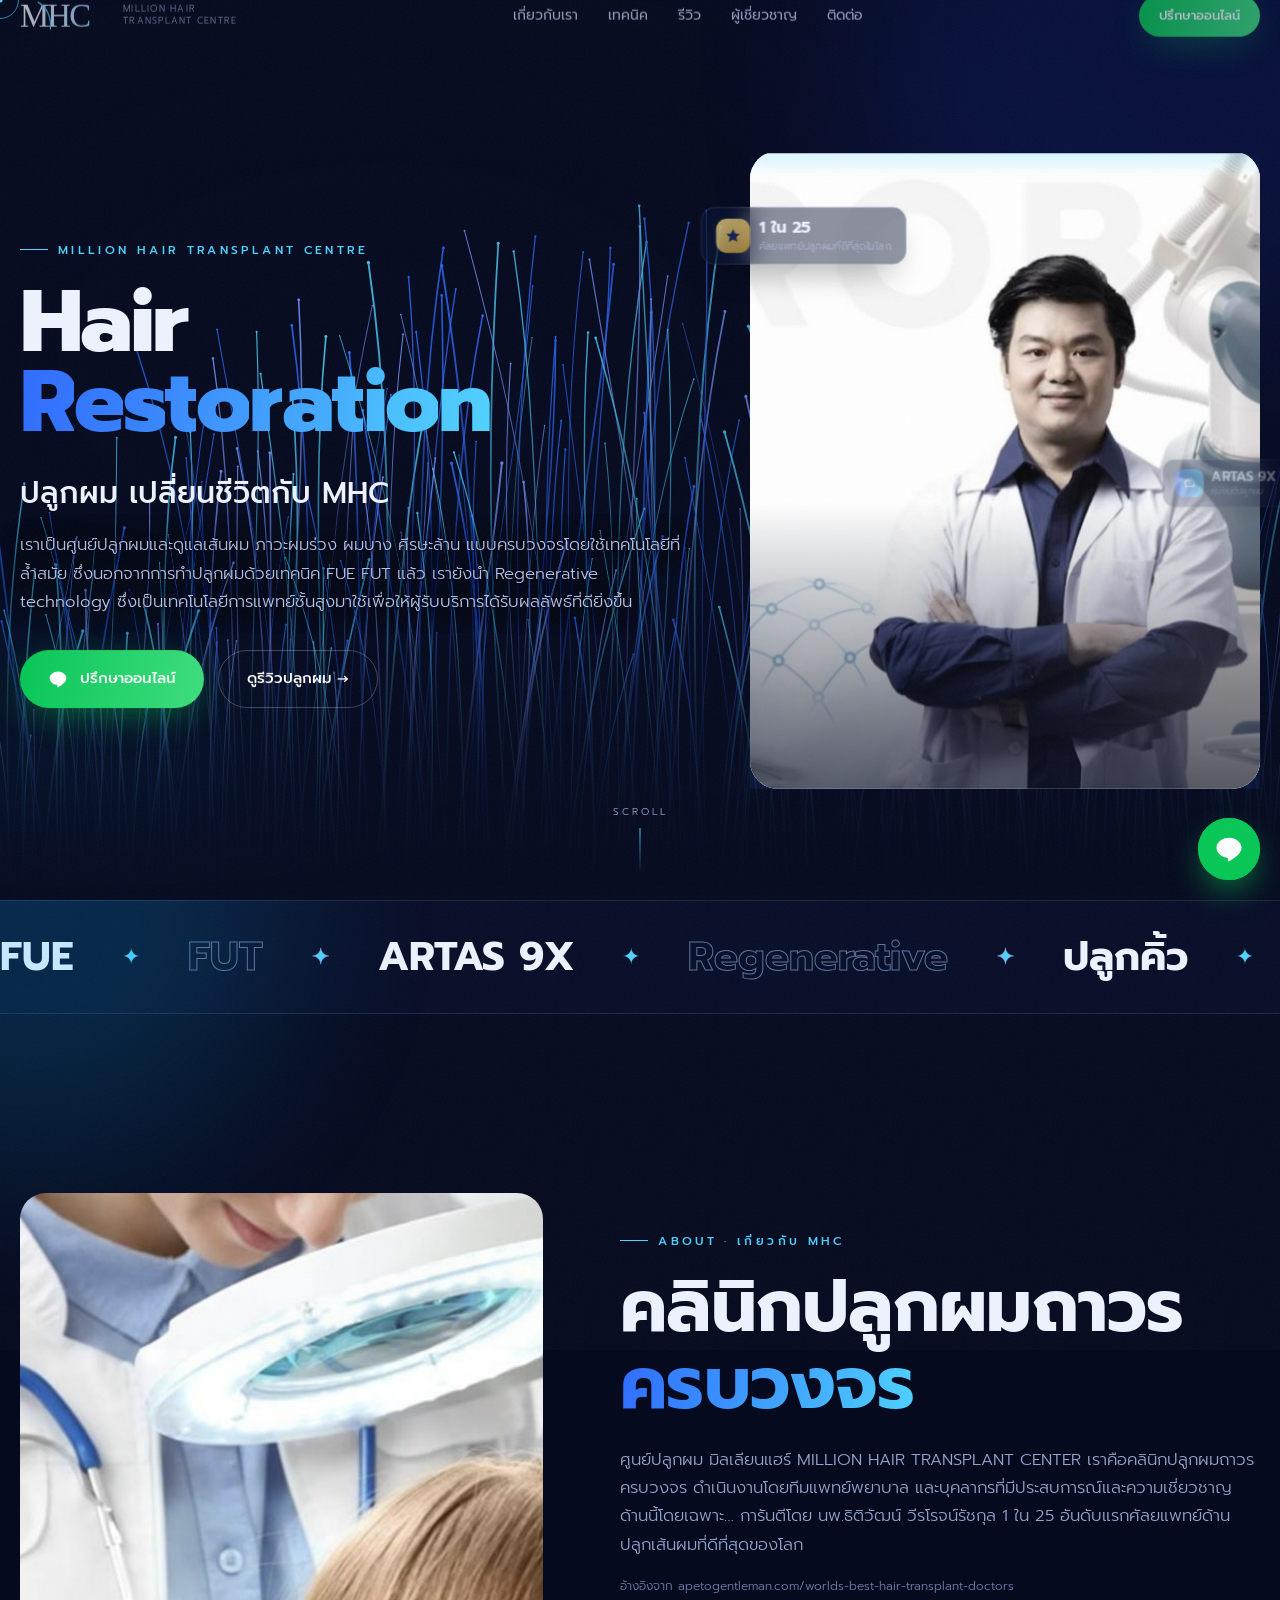
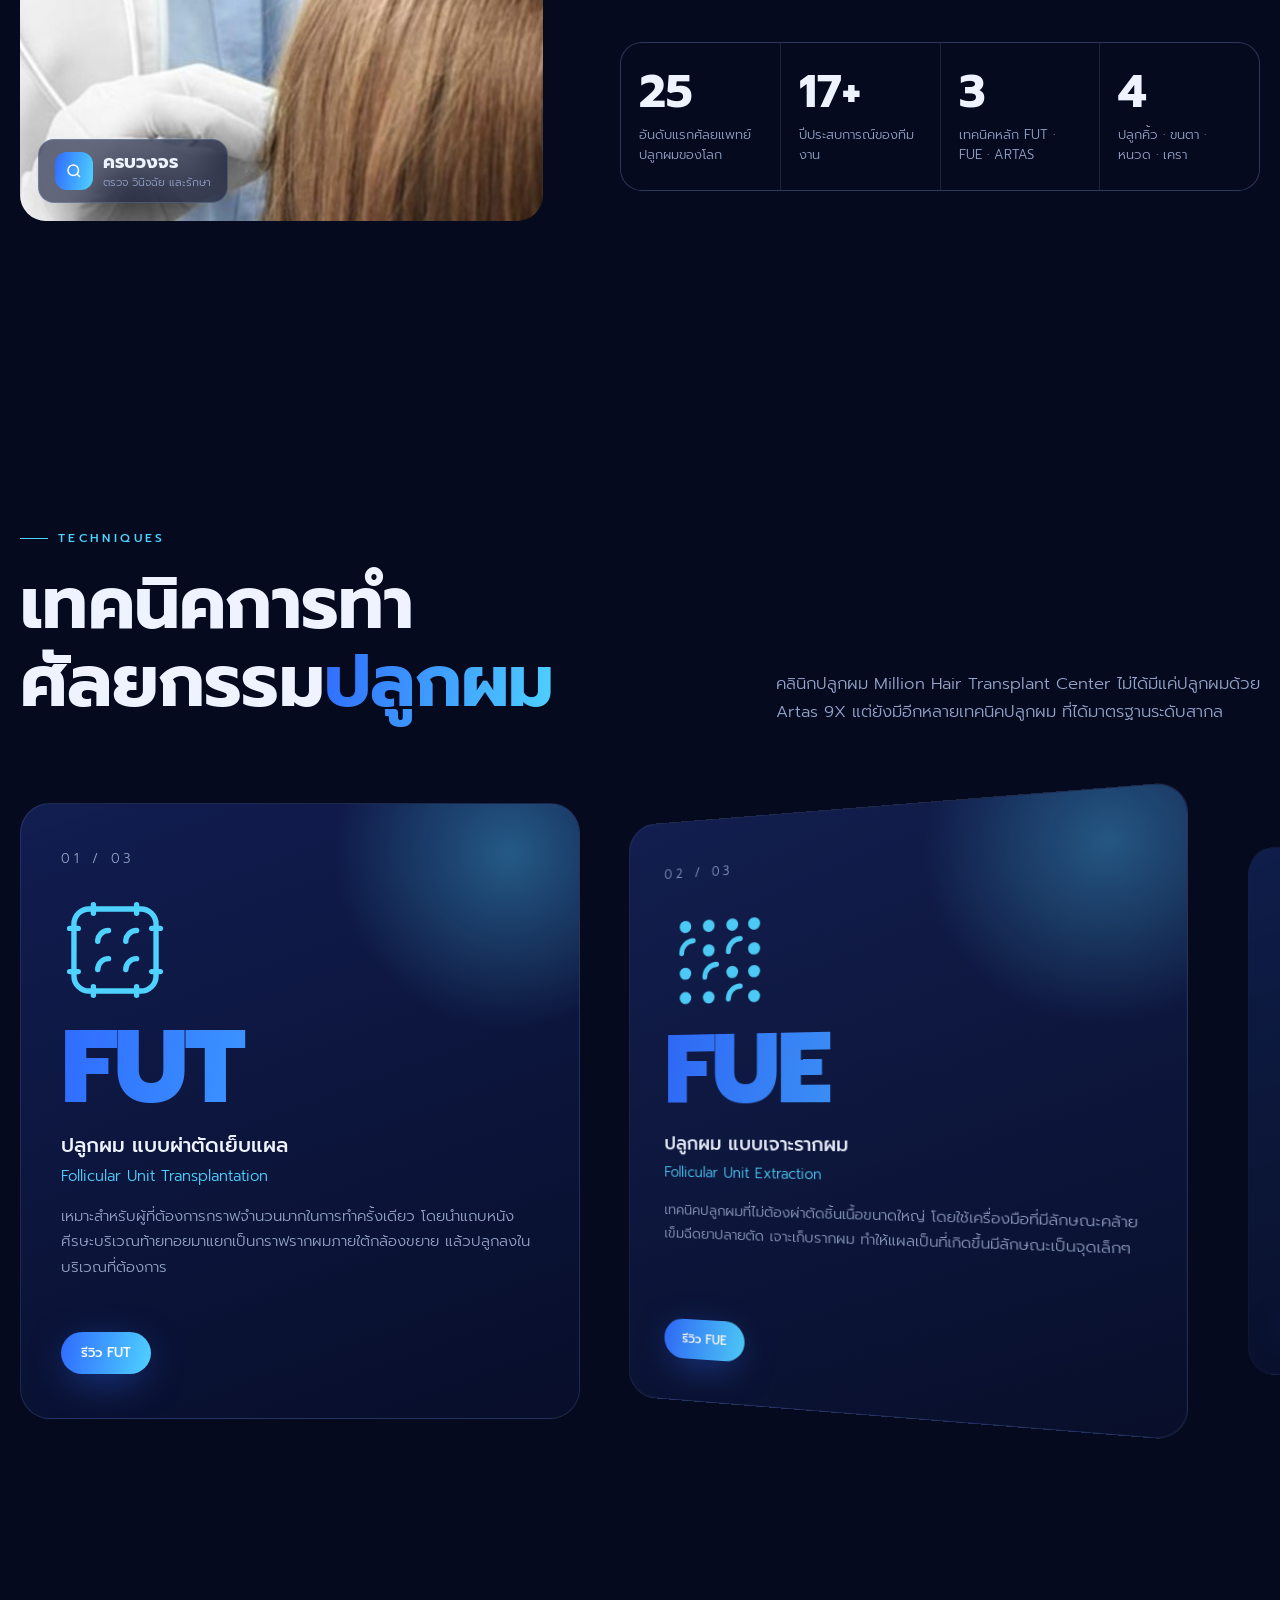
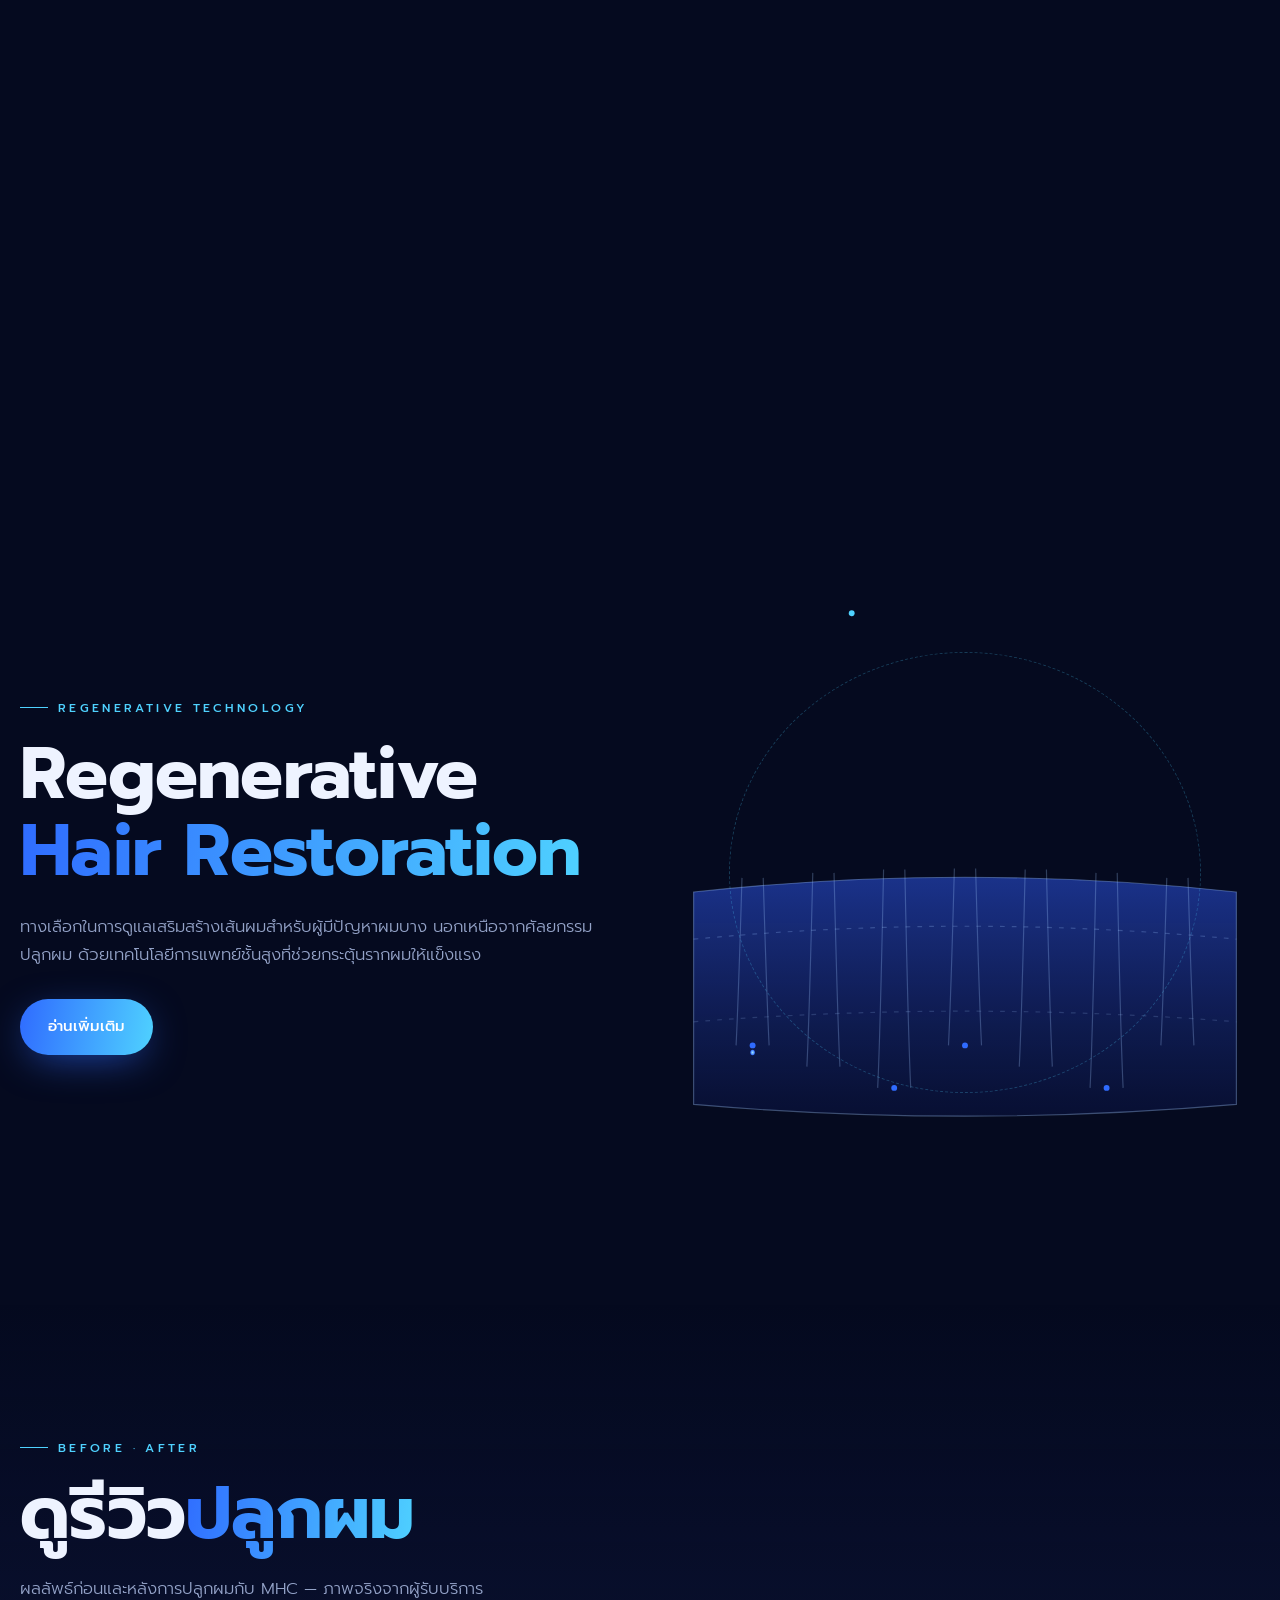
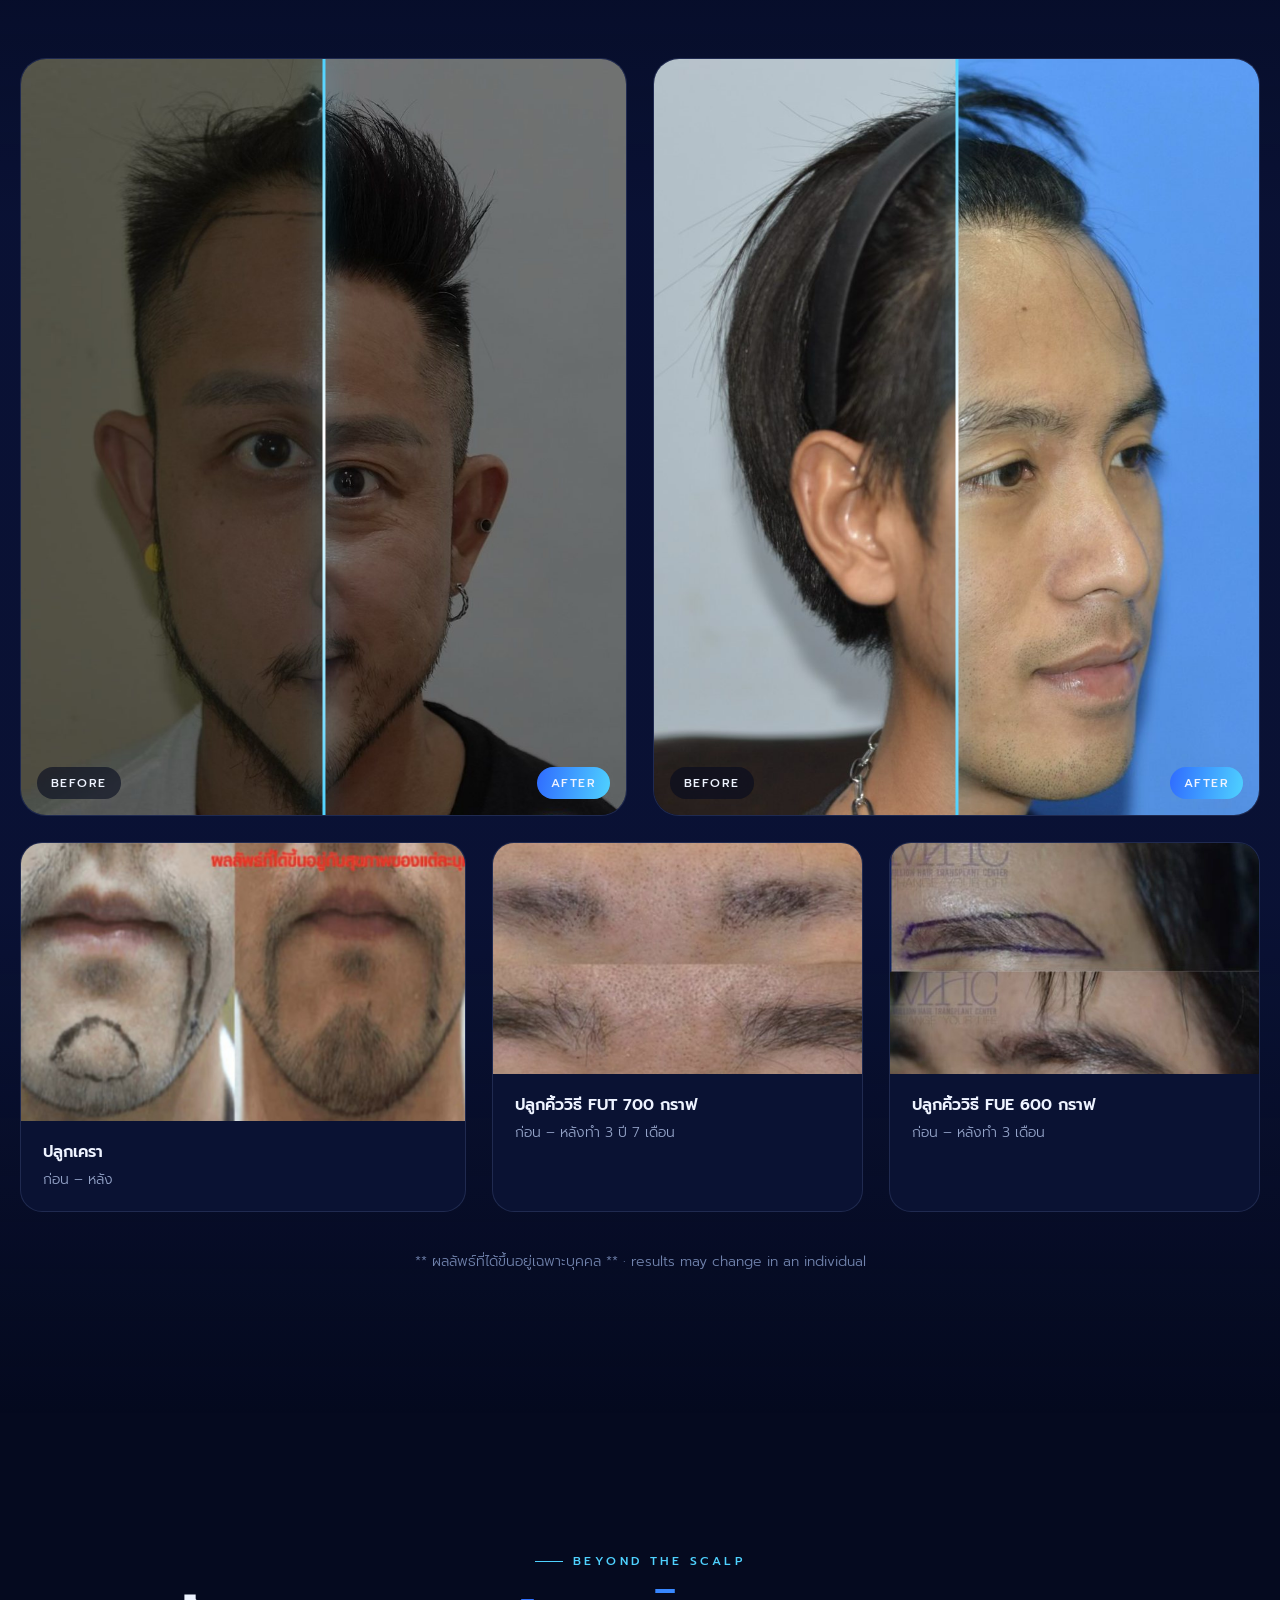
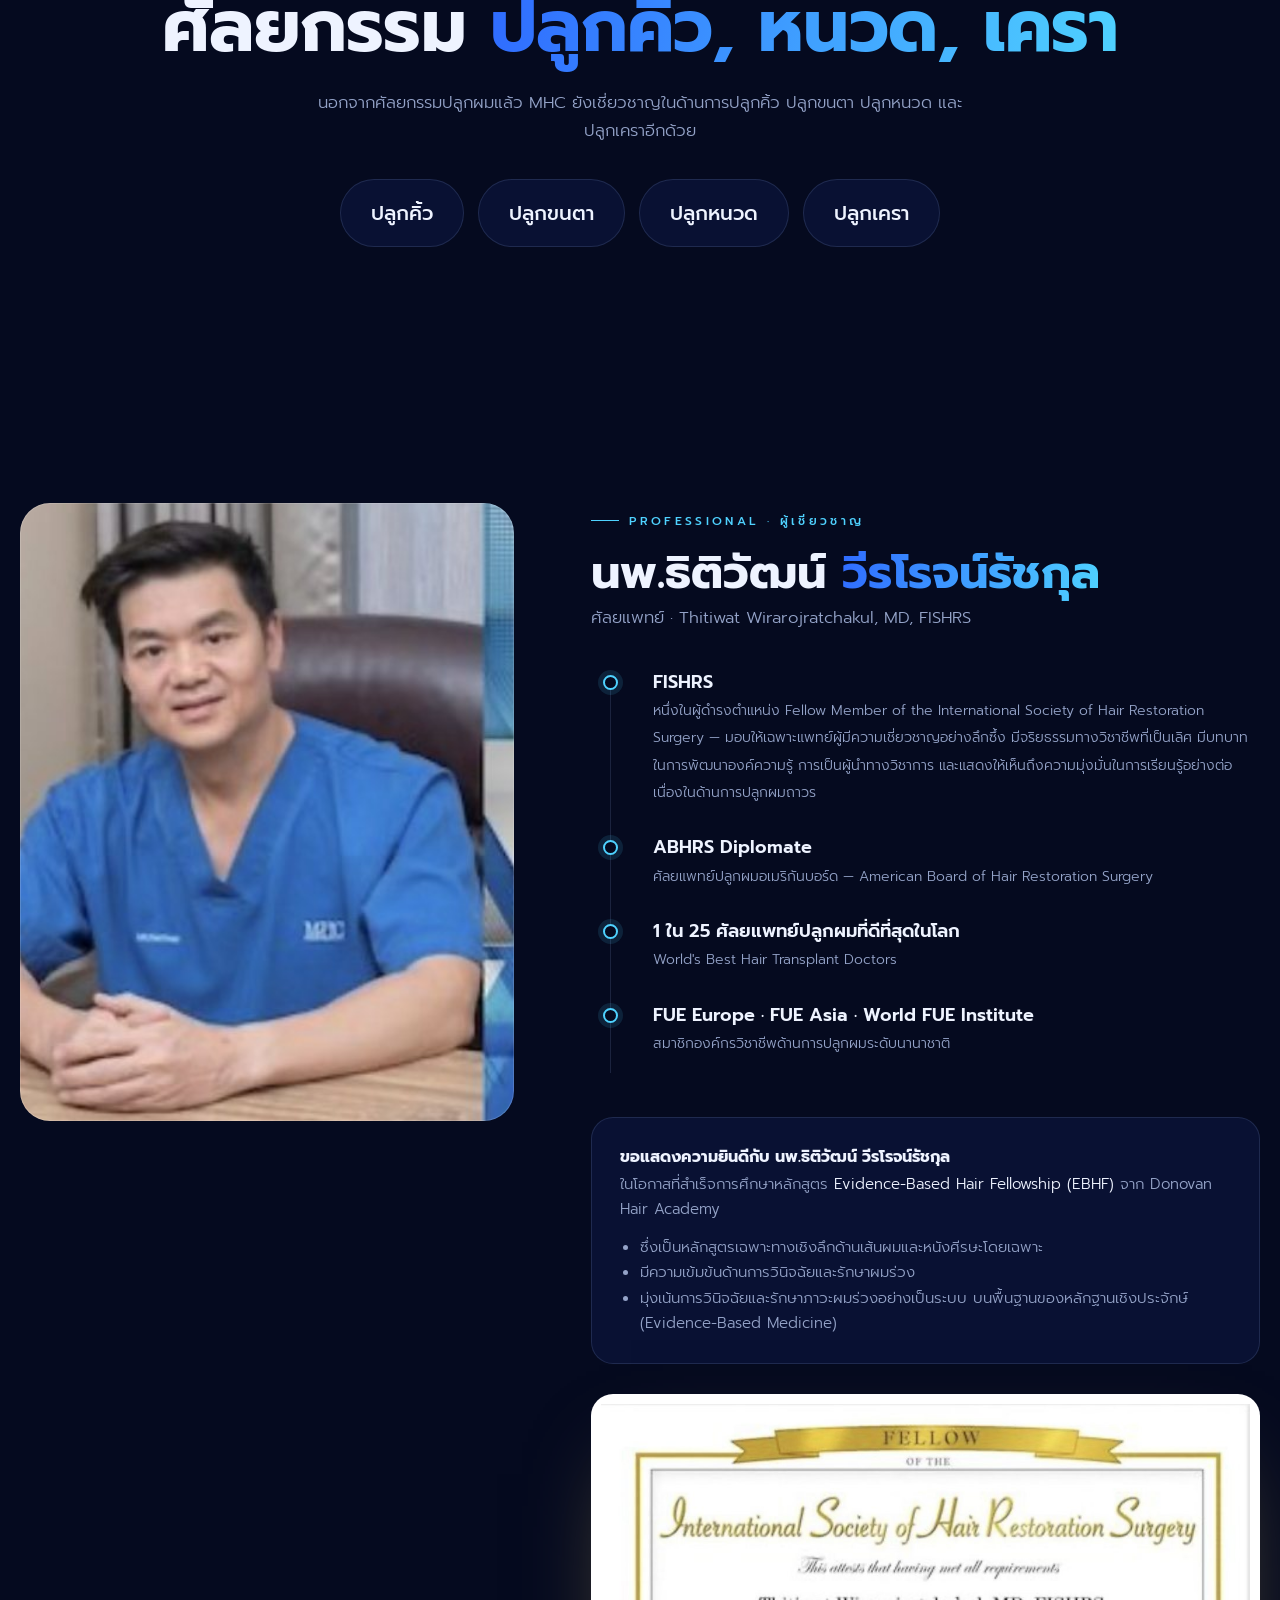
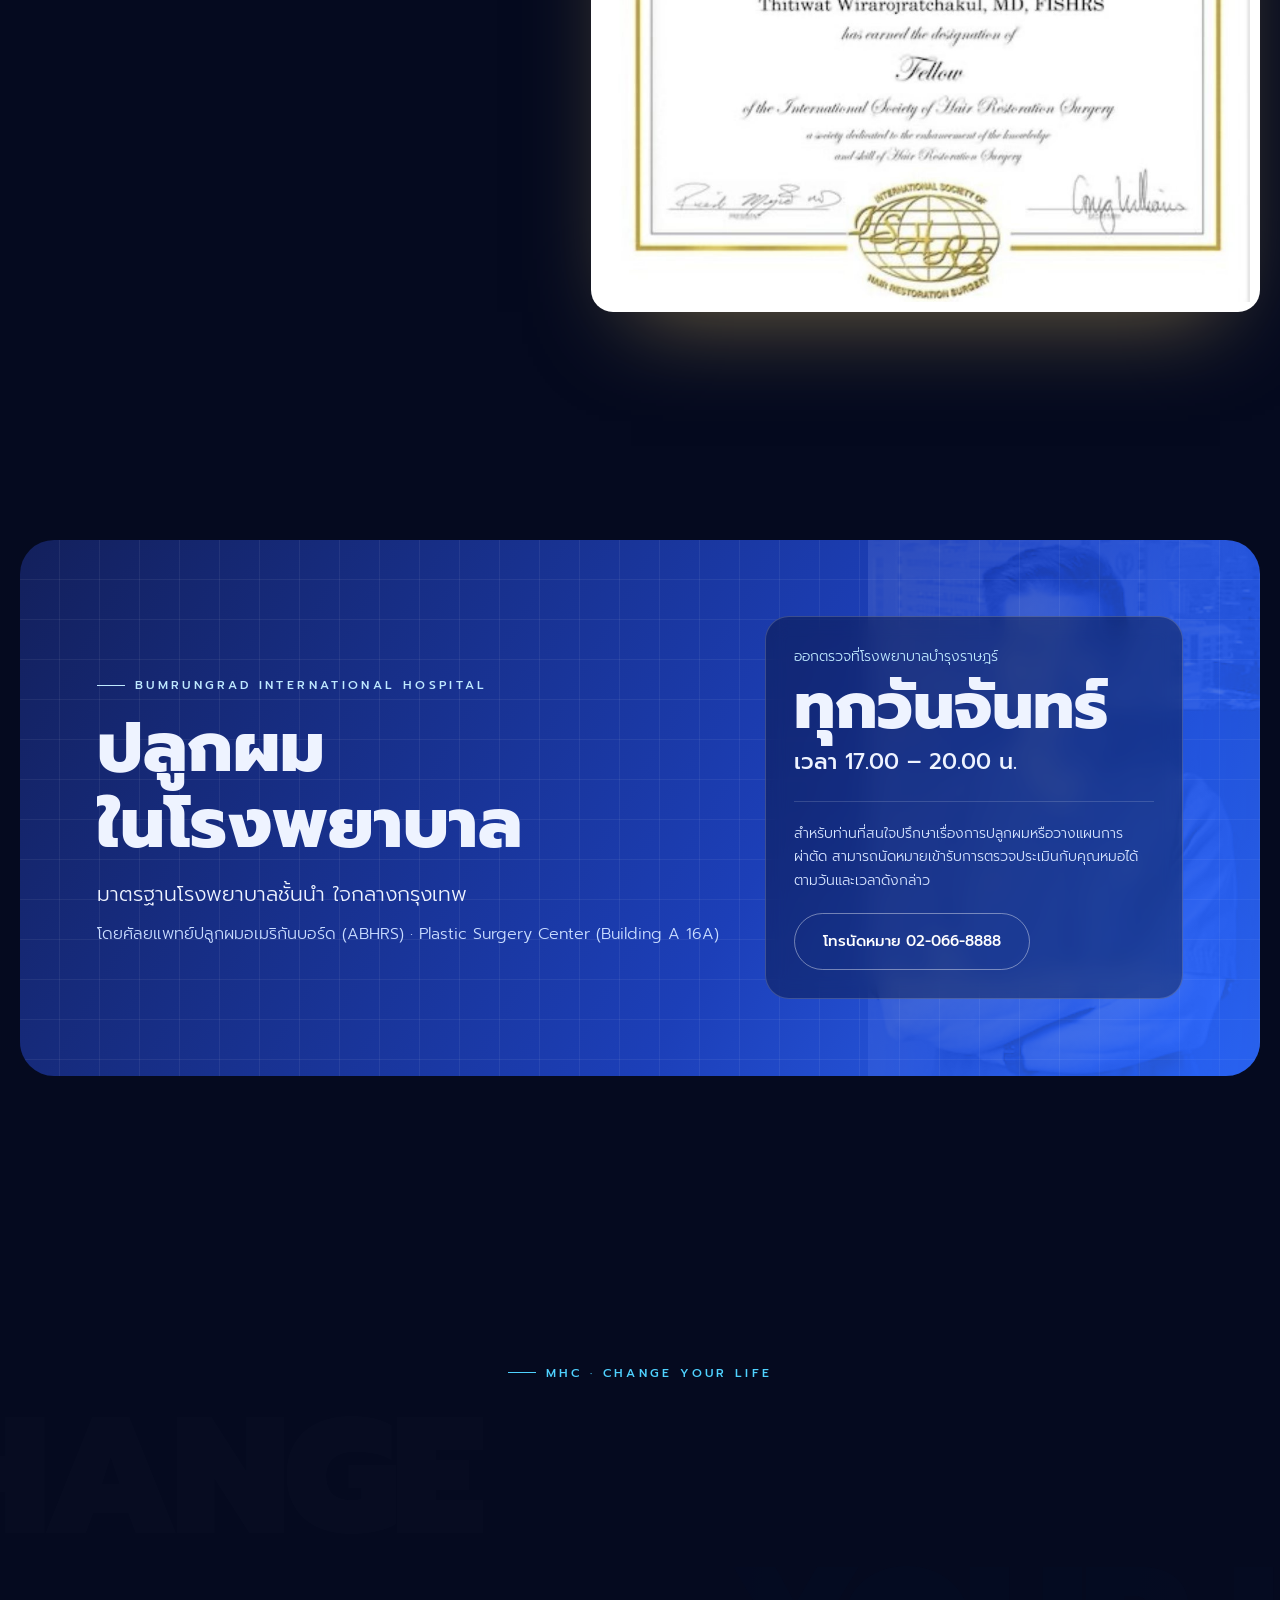
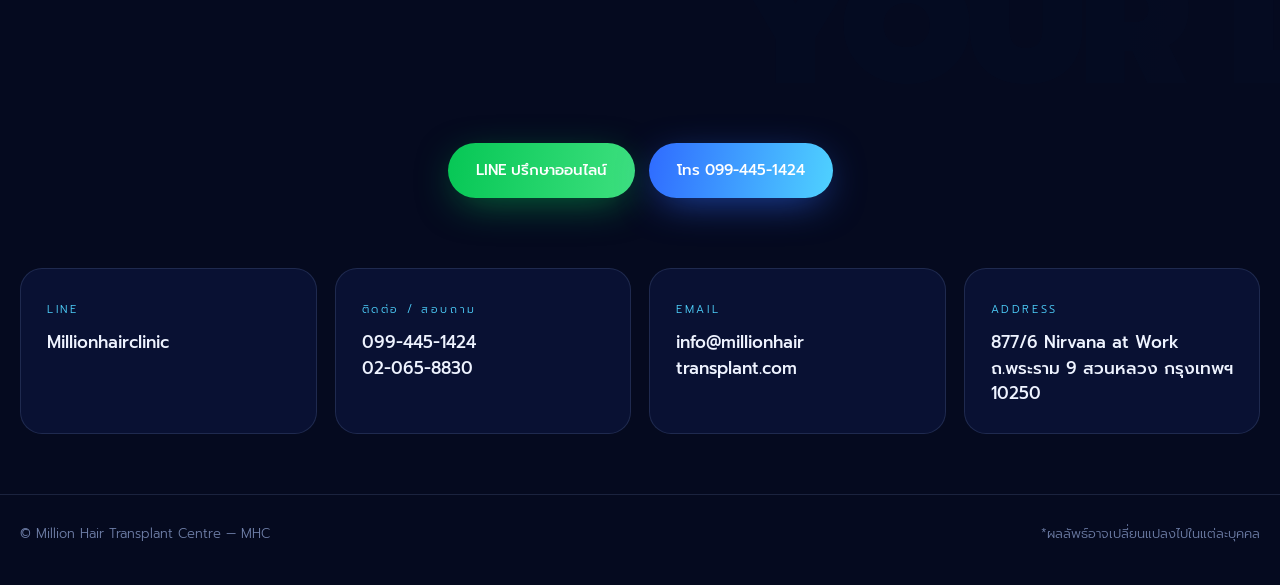
<file: million/index.html>
<!doctype html>
<html lang="th">
<head>
<meta charset="utf-8">
<meta name="viewport" content="width=device-width, initial-scale=1, viewport-fit=cover">
<title>MHC Hair Restoration</title>
<meta name="description" content="Million Hair Transplant Centre — ปลูกผม FUE FUT ARTAS 9X ปลูกคิ้ว หนวด เครา โดย นพ.ธิติวัฒน์ วีรโรจน์รัชกุล">
<link rel="preconnect" href="https://fonts.googleapis.com">
<link rel="preconnect" href="https://fonts.gstatic.com" crossorigin>
<link rel="stylesheet" href="https://fonts.googleapis.com/css2?family=Prompt:wght@200;300;400;500;600;700;800;900&display=swap">
<style>
  /* Palette follows the MHC logo: deep navy base, electric blue → cyan accent, a thin gold for awards. */
  :root {
    --bg: #050a1f;
    --bg-2: #0a1233;
    --navy: #13205c;
    --ink: #eef3ff;
    --muted: #94a3c8;
    --line: rgba(160, 190, 255, .14);
    --blue: #2f6bff;
    --cyan: #4fd2ff;
    --gold: #e8c66a;
    --glass: rgba(18, 30, 80, .42);
    --grad: linear-gradient(100deg, #2f6bff 0%, #4fd2ff 100%);
    --font: "Prompt", system-ui, sans-serif;
    --ease: cubic-bezier(.16, 1, .3, 1);
    color-scheme: dark;
  }
  *, *::before, *::after { box-sizing: border-box; }
  html { -webkit-text-size-adjust: 100%; }
  html.lenis, html.lenis body { height: auto; }
  .lenis.lenis-smooth { scroll-behavior: auto !important; }
  body {
    margin: 0;
    background: var(--bg);
    color: var(--ink);
    font-family: var(--font);
    font-weight: 300;
    line-height: 1.7;
    overflow-x: hidden;
  }
  body.loading { overflow: hidden; }
  img { display: block; max-width: 100%; }
  a { color: inherit; text-decoration: none; }
  ::selection { background: var(--cyan); color: var(--bg); }

  /* Film grain + ambient glow sit behind everything */
  .grain {
    position: fixed; inset: -50%; z-index: 100; pointer-events: none; opacity: .05;
    background-image: url("data:image/svg+xml,%3Csvg xmlns='http://www.w3.org/2000/svg' width='160' height='160'%3E%3Cfilter id='n'%3E%3CfeTurbulence type='fractalNoise' baseFrequency='.9' numOctaves='3' stitchTiles='stitch'/%3E%3C/filter%3E%3Crect width='100%25' height='100%25' filter='url(%23n)'/%3E%3C/svg%3E");
    animation: grain 1.2s steps(6) infinite;
  }
  @keyframes grain {
    0% { transform: translate(0, 0); } 20% { transform: translate(-3%, 2%); } 40% { transform: translate(2%, -3%); }
    60% { transform: translate(-2%, -1%); } 80% { transform: translate(3%, 3%); } 100% { transform: translate(0, 0); }
  }
  .orb { position: fixed; border-radius: 50%; filter: blur(90px); pointer-events: none; z-index: 0; opacity: .5; }
  .orb.a { width: 46vmax; height: 46vmax; background: #1b3cff; top: -18vmax; right: -14vmax; opacity: .28; }
  .orb.b { width: 38vmax; height: 38vmax; background: #00b3ff; bottom: -20vmax; left: -16vmax; opacity: .16; }

  .wrap { width: min(1240px, 100% - 32px); margin-inline: auto; position: relative; }
  section { position: relative; z-index: 2; }

  /* ───── Preloader ───── */
  .loader {
    position: fixed; inset: 0; z-index: 200; background: var(--bg);
    display: grid; place-items: center;
  }
  .loader svg { width: min(320px, 70vw); overflow: visible; }
  .loader .stroke { fill: none; stroke: url(#lg); stroke-width: 2.2; stroke-dasharray: 900; stroke-dashoffset: 900; }
  .loader .count { position: absolute; bottom: 8vh; left: 50%; transform: translateX(-50%); font-weight: 200; letter-spacing: .3em; color: var(--muted); font-size: 13px; }
  .curtain { position: fixed; inset: 0; z-index: 199; background: var(--grad); transform: scaleY(0); transform-origin: bottom; pointer-events: none; }

  /* ───── Cursor ───── */
  .cursor, .cursor-dot { position: fixed; top: 0; left: 0; z-index: 300; pointer-events: none; border-radius: 50%; transform: translate(-50%, -50%); }
  .cursor { width: 38px; height: 38px; border: 1px solid rgba(79, 210, 255, .6); transition: width .35s var(--ease), height .35s var(--ease), background .35s; mix-blend-mode: screen; }
  .cursor.hover { width: 76px; height: 76px; background: rgba(79, 210, 255, .12); }
  .cursor-dot { width: 5px; height: 5px; background: var(--cyan); }
  @media (hover: none) { .cursor, .cursor-dot { display: none; } }

  /* ───── Nav ───── */
  .nav {
    position: fixed; top: 0; left: 0; right: 0; z-index: 50;
    padding: 18px 0; transition: padding .5s var(--ease), background .5s, backdrop-filter .5s;
  }
  .nav.scrolled { padding: 10px 0; background: rgba(5, 10, 31, .65); backdrop-filter: blur(16px) saturate(1.4); -webkit-backdrop-filter: blur(16px) saturate(1.4); border-bottom: 1px solid var(--line); }
  .nav .wrap { display: flex; align-items: center; justify-content: space-between; gap: 20px; }
  .logo { display: flex; align-items: center; gap: 12px; }
  .logo svg { height: 34px; width: auto; }
  .logo small { font-size: 9px; letter-spacing: .14em; line-height: 1.3; color: var(--muted); text-transform: uppercase; }
  .nav-links { display: flex; gap: 30px; font-size: 14px; font-weight: 400; }
  .nav-links a { position: relative; color: #c9d4f2; transition: color .3s; }
  .nav-links a::after { content: ""; position: absolute; left: 0; bottom: -4px; height: 1px; width: 100%; background: var(--cyan); transform: scaleX(0); transform-origin: right; transition: transform .5s var(--ease); }
  .nav-links a:hover { color: #fff; }
  .nav-links a:hover::after { transform: scaleX(1); transform-origin: left; }
  .burger { display: none; width: 44px; height: 44px; border: 1px solid var(--line); border-radius: 50%; background: var(--glass); color: var(--ink); cursor: pointer; place-items: center; }
  .burger span { display: block; width: 18px; height: 1.5px; background: currentColor; margin: 4px auto; transition: transform .4s var(--ease); }
  .menu-open .burger span:first-child { transform: translateY(2.75px) rotate(45deg); }
  .menu-open .burger span:last-child { transform: translateY(-2.75px) rotate(-45deg); }
  .mobile-menu {
    position: fixed; inset: 0; z-index: 45; background: rgba(5, 10, 31, .96); backdrop-filter: blur(20px);
    display: flex; flex-direction: column; justify-content: center; padding: 0 28px; gap: 6px;
    clip-path: circle(0% at calc(100% - 38px) 38px); transition: clip-path .8s var(--ease);
  }
  .menu-open .mobile-menu { clip-path: circle(150% at calc(100% - 38px) 38px); }
  .mobile-menu a { font-size: clamp(28px, 8vw, 44px); font-weight: 600; line-height: 1.5; }
  .mobile-menu a span { color: var(--cyan); font-size: 13px; font-weight: 300; margin-inline-end: 12px; vertical-align: middle; }

  /* ───── Buttons ───── */
  .btn {
    --b: var(--grad);
    position: relative; display: inline-flex; align-items: center; gap: 12px;
    padding: 15px 28px; border-radius: 100px; font-weight: 500; font-size: 15px;
    background: var(--b); color: #fff; overflow: hidden; isolation: isolate; cursor: pointer; border: 0; font-family: inherit;
    box-shadow: 0 10px 40px -10px rgba(47, 107, 255, .7);
    transition: box-shadow .4s;
  }
  .btn::before { content: ""; position: absolute; inset: 0; z-index: -1; background: #fff; transform: translateY(101%); border-radius: inherit; transition: transform .6s var(--ease); }
  .btn:hover::before { transform: translateY(0); }
  .btn:hover { color: var(--navy); }
  .btn .ic { width: 20px; height: 20px; flex: none; }
  .btn.line { --b: linear-gradient(100deg, #06c755, #3ee07f); box-shadow: 0 10px 40px -10px rgba(6, 199, 85, .6); }
  .btn.ghost { background: transparent; border: 1px solid rgba(255, 255, 255, .25); box-shadow: none; }
  .btn.sm { padding: 10px 20px; font-size: 13px; }

  .eyebrow { display: inline-flex; align-items: center; gap: 10px; font-size: 12px; letter-spacing: .28em; text-transform: uppercase; color: var(--cyan); font-weight: 500; }
  .eyebrow::before { content: ""; width: 28px; height: 1px; background: currentColor; }
  .grad-text { background: var(--grad); -webkit-background-clip: text; background-clip: text; color: transparent; }
  .h2 { font-size: clamp(34px, 5.6vw, 76px); line-height: 1.08; font-weight: 700; margin: 18px 0 22px; letter-spacing: -.01em; }
  .lead { color: var(--muted); font-size: clamp(15px, 1.3vw, 18px); max-width: 60ch; }

  /* Split-text reveal: words ride up out of a clipping mask */
  .split .w { display: inline-block; overflow: hidden; vertical-align: top; padding-bottom: .08em; margin-bottom: -.08em; }
  .split .w > span { display: inline-block; will-change: transform; }

  /* ───── Hero ───── */
  .hero { min-height: 100svh; display: flex; align-items: center; padding: 120px 0 80px; overflow: hidden; }
  #hair { position: absolute; inset: 0; width: 100%; height: 100%; z-index: 0; }
  .hero::after { content: ""; position: absolute; inset: 0; background: radial-gradient(ellipse at 30% 40%, transparent 0%, rgba(5, 10, 31, .55) 70%), linear-gradient(transparent 70%, var(--bg)); pointer-events: none; z-index: 1; }
  .hero .wrap { z-index: 2; display: grid; grid-template-columns: 1.15fr .85fr; gap: 40px; align-items: center; }
  .hero h1 { font-size: clamp(48px, 6.8vw, 120px); line-height: .92; font-weight: 800; margin: 22px 0 26px; letter-spacing: -.035em; }
  .hero h1 .row { display: block; white-space: nowrap; }
  .hero h1 .ch { display: inline-block; will-change: transform; }
  .hero h1 .grad-text .ch { background: var(--grad);  -webkit-background-clip: text; background-clip: text; color: transparent; }
  .hero h1 .outline { color: transparent; -webkit-text-stroke: 1.5px rgba(160, 200, 255, .75); }
  .hero .th { font-size: clamp(20px, 2.4vw, 30px); font-weight: 500; margin: 0 0 12px; }
  .hero .lead { margin: 0 0 34px; color: #b8c4e4; text-shadow: 0 1px 2px var(--bg), 0 0 18px var(--bg), 0 0 30px var(--bg); }
  .cta-row { display: flex; flex-wrap: wrap; gap: 14px; }

  .hero-visual { position: relative; aspect-ratio: 4 / 5; }
  .hero-card {
    position: absolute; inset: 0; border-radius: 28px; overflow: hidden;
    background: linear-gradient(160deg, #f4f6fb, #c9d4ea);
    box-shadow: 0 40px 120px -30px rgba(47, 107, 255, .55), inset 0 0 0 1px rgba(255, 255, 255, .25);
    transform-style: preserve-3d;
  }
  .hero-card img { width: 100%; height: 100%; object-fit: cover; object-position: 30% 100%; transform: scale(1.12); }
  .hero-card::after { content: ""; position: absolute; inset: 0; background: linear-gradient(180deg, transparent 55%, rgba(5, 10, 31, .65)); }
  .scan { position: absolute; left: 0; right: 0; height: 2px; background: linear-gradient(90deg, transparent, var(--cyan), transparent); box-shadow: 0 0 22px 4px rgba(79, 210, 255, .55); top: 0; z-index: 3; animation: scan 4.5s ease-in-out infinite; }
  @keyframes scan { 0%, 100% { top: 8%; opacity: 0; } 15% { opacity: 1; } 50% { top: 88%; opacity: 1; } 65% { opacity: 0; } }
  .chip {
    position: absolute; z-index: 4; display: flex; align-items: center; gap: 10px;
    padding: 11px 16px; border-radius: 16px; font-size: 13px; line-height: 1.3; font-weight: 500;
    background: rgba(10, 18, 51, .62); backdrop-filter: blur(14px); -webkit-backdrop-filter: blur(14px);
    border: 1px solid rgba(160, 200, 255, .22); box-shadow: 0 18px 40px -16px rgba(0, 0, 0, .6);
  }
  .chip b { display: block; font-size: 18px; font-weight: 700; }
  .chip small { color: var(--muted); font-weight: 300; font-size: 11px; }
  .chip .dot { width: 38px; height: 38px; border-radius: 12px; display: grid; place-items: center; background: var(--grad); flex: none; }
  .chip .dot.gold { background: linear-gradient(135deg, #f6dd8f, #b8902f); }
  .chip.c1 { top: 7%; left: -12%; }
  .chip.c2 { top: 44%; right: -10%; }
  .chip.c3 { bottom: 9%; left: -8%; }
  .scroll-hint { position: absolute; bottom: 26px; left: 50%; transform: translateX(-50%); z-index: 3; display: flex; flex-direction: column; align-items: center; gap: 8px; font-size: 10px; letter-spacing: .3em; color: var(--muted); }
  .scroll-hint i { width: 1px; height: 46px; background: linear-gradient(var(--cyan), transparent); animation: drip 2s var(--ease) infinite; transform-origin: top; }
  @keyframes drip { 0% { transform: scaleY(0); } 50% { transform: scaleY(1); transform-origin: top; } 51% { transform-origin: bottom; } 100% { transform: scaleY(0); transform-origin: bottom; } }

  /* ───── Marquee ───── */
  .marquee { border-block: 1px solid var(--line); padding: 22px 0; overflow: hidden; background: rgba(10, 18, 51, .4); z-index: 3; }
  .marquee-track { display: flex; gap: 48px; width: max-content; animation: mq 32s linear infinite; }
  .marquee span { font-size: clamp(22px, 3.2vw, 40px); font-weight: 700; white-space: nowrap; display: flex; align-items: center; gap: 48px; }
  .marquee span::after { content: "✦"; color: var(--cyan); font-size: .55em; }
  .marquee span:nth-child(even) { color: transparent; -webkit-text-stroke: 1px rgba(160, 200, 255, .55); }
  @keyframes mq { to { transform: translateX(-50%); } }

  /* ───── About ───── */
  .about { padding: clamp(90px, 14vw, 180px) 0; }
  .about .grid { display: grid; grid-template-columns: .9fr 1.1fr; gap: clamp(40px, 6vw, 90px); align-items: center; }
  .reveal-img { position: relative; border-radius: 26px; overflow: hidden; aspect-ratio: 5 / 6; }
  .reveal-img img { width: 100%; height: 125%; object-fit: cover; }
  .reveal-img .tag { position: absolute; left: 18px; bottom: 18px; z-index: 2; }
  .quote-ref { font-size: 12px; color: #6f7fa8; word-break: break-all; margin-top: 10px; }
  .stats { display: grid; grid-template-columns: repeat(4, 1fr); gap: 1px; background: var(--line); border: 1px solid var(--line); border-radius: 22px; overflow: hidden; margin-top: 46px; }
  .stat { background: var(--bg); padding: 26px 18px; }
  .stat b { display: block; font-size: clamp(30px, 3.6vw, 48px); font-weight: 700; line-height: 1; margin-bottom: 10px; }
  .stat > span { font-size: 13px; color: var(--muted); line-height: 1.5; display: block; }

  /* ───── Techniques (horizontal pin on desktop) ───── */
  .tech { padding: clamp(80px, 10vw, 120px) 0 0; }
  .tech-head { display: flex; justify-content: space-between; align-items: end; gap: 30px; flex-wrap: wrap; }
  .tech-pin { overflow: hidden; }
  .tech-track { display: flex; gap: 28px; padding: 60px max(16px, calc((100vw - 1240px) / 2)) clamp(80px, 10vw, 140px); width: max-content; }
  .tcard {
    position: relative; width: min(560px, 82vw); min-height: 560px; padding: 44px 40px; border-radius: 30px; flex: none;
    background: linear-gradient(160deg, rgba(30, 50, 130, .5), rgba(10, 18, 51, .55));
    border: 1px solid var(--line); overflow: hidden; display: flex; flex-direction: column;
  }
  .tcard::before { content: ""; position: absolute; width: 380px; height: 380px; border-radius: 50%; background: radial-gradient(circle, rgba(79, 210, 255, .35), transparent 65%); top: -140px; right: -120px; transition: transform .8s var(--ease); }
  .tcard:hover::before { transform: scale(1.3) translate(-30px, 30px); }
  .tcard .num { font-size: 13px; letter-spacing: .3em; color: var(--muted); }
  .tcard .icon { width: 108px; height: 108px; margin: 26px 0 18px; }
  .tcard h3 { font-size: clamp(64px, 8vw, 104px); line-height: .9; margin: 0; font-weight: 800; letter-spacing: -.03em; }
  .tcard .sub { font-size: 20px; font-weight: 500; margin: 14px 0 2px; }
  .tcard .en { color: var(--cyan); font-size: 15px; margin-bottom: 14px; }
  .tcard p { color: var(--muted); margin: 0 0 26px; font-size: 15px; }
  .tcard .btn { margin-top: auto; align-self: flex-start; }
  .tcard.artas { background: linear-gradient(160deg, rgba(47, 107, 255, .55), rgba(10, 18, 51, .6)); }
  .icon .d { fill: var(--cyan); }
  .icon .s { fill: none; stroke: var(--cyan); stroke-width: 5; stroke-linecap: round; }

  /* ───── Regenerative / follicle ───── */
  .regen { padding: clamp(90px, 12vw, 160px) 0; overflow: hidden; }
  .regen .grid { display: grid; grid-template-columns: 1fr 1fr; gap: 60px; align-items: center; }
  .follicle { width: 100%; height: auto; overflow: visible; }
  .follicle .hairp { fill: none; stroke: url(#hg); stroke-width: 5; stroke-linecap: round; }
  .glow-ring { position: absolute; inset: 10%; border-radius: 50%; border: 1px dashed rgba(79, 210, 255, .25); animation: spin 40s linear infinite; }
  @keyframes spin { to { transform: rotate(360deg); } }

  /* ───── Results ───── */
  .results { padding: clamp(80px, 10vw, 130px) 0; background: linear-gradient(180deg, transparent, rgba(19, 32, 92, .35) 30%, rgba(19, 32, 92, .35) 70%, transparent); }
  .ba-grid { display: grid; grid-template-columns: 1fr 1fr; gap: 26px; margin-top: 54px; }
  .ba { position: relative; display: grid; grid-template-columns: 1fr 1fr; aspect-ratio: 4 / 5; border-radius: 26px; overflow: hidden; border: 1px solid var(--line); background: var(--bg-2); }
  .ba .half { position: relative; overflow: hidden; }
  .ba img { width: 100%; height: 100%; object-fit: cover; object-position: center 30%; transition: transform 1.4s var(--ease); }
  .ba:hover img { transform: scale(1.05); }
  .ba .bar { position: absolute; top: 0; bottom: 0; left: 50%; width: 3px; transform: translateX(-50%); background: linear-gradient(var(--cyan), #fff, var(--cyan)); box-shadow: 0 0 24px rgba(79, 210, 255, .9); z-index: 2; }
  .ba .lbl { position: absolute; bottom: 16px; z-index: 2; padding: 6px 14px; border-radius: 100px; font-size: 12px; font-weight: 500; background: rgba(5, 10, 31, .6); backdrop-filter: blur(8px); letter-spacing: .12em; }
  .ba .lbl.l { left: 16px; } .ba .lbl.r { right: 16px; background: var(--grad); }
  .mini-grid { display: grid; grid-template-columns: 1.2fr 1fr 1fr; gap: 26px; margin-top: 26px; }
  .mini { border-radius: 22px; overflow: hidden; border: 1px solid var(--line); background: var(--bg-2); }
  .mini .ph { overflow: hidden; aspect-ratio: 16 / 10; }
  .mini img { width: 100%; height: 100%; object-fit: cover; transition: transform 1.2s var(--ease); }
  .mini:hover img { transform: scale(1.06); }
  .mini .cap { padding: 18px 22px; }
  .mini .cap b { display: block; font-weight: 600; }
  .mini .cap span { color: var(--muted); font-size: 14px; }
  .disclaimer { text-align: center; color: #7183ad; font-size: 14px; margin-top: 38px; }

  /* ───── Brow / beard band ───── */
  .face { padding: clamp(80px, 10vw, 130px) 0; text-align: center; }
  .pills { display: flex; flex-wrap: wrap; justify-content: center; gap: 14px; margin-top: 34px; }
  .pill { padding: 16px 30px; border-radius: 100px; border: 1px solid var(--line); background: var(--glass); font-size: clamp(16px, 1.6vw, 20px); font-weight: 500; transition: background .4s, border-color .4s, transform .4s var(--ease); }
  .pill:hover { background: rgba(47, 107, 255, .3); border-color: var(--cyan); transform: translateY(-4px); }

  /* ───── Doctor ───── */
  .doctor { padding: clamp(80px, 10vw, 140px) 0; }
  .doctor .grid { display: grid; grid-template-columns: .85fr 1.15fr; gap: clamp(40px, 6vw, 90px); align-items: start; }
  .doc-photo { position: sticky; top: 110px; }
  .doc-photo .frame { border-radius: 30px; overflow: hidden; aspect-ratio: 4 / 5; position: relative; }
  .doc-photo .frame img { width: 100%; height: 100%; object-fit: cover; object-position: top; }
  .doc-photo .frame::after { content: ""; position: absolute; inset: 0; border-radius: inherit; box-shadow: inset 0 0 0 1px rgba(255, 255, 255, .15); }
  .doc-name { font-size: clamp(30px, 3.6vw, 48px); font-weight: 700; line-height: 1.2; margin: 14px 0 4px; }
  .creds { list-style: none; padding: 0; margin: 34px 0 0; position: relative; }
  .creds::before { content: ""; position: absolute; left: 19px; top: 10px; bottom: 10px; width: 1px; background: var(--line); }
  .creds .prog { position: absolute; left: 19px; top: 10px; width: 1px; height: calc(100% - 20px); background: var(--grad); transform-origin: top; transform: scaleY(0); }
  .creds li { position: relative; padding: 0 0 26px 62px; }
  .creds li::before { content: ""; position: absolute; left: 12px; top: 8px; width: 15px; height: 15px; border-radius: 50%; background: var(--bg); border: 2px solid var(--cyan); box-shadow: 0 0 0 5px rgba(79, 210, 255, .12); }
  .creds b { display: block; font-size: 18px; font-weight: 600; }
  .creds span { color: var(--muted); font-size: 14px; }
  .cert { margin-top: 30px; border-radius: 22px; overflow: hidden; background: #fff; padding: 10px; transform-style: preserve-3d; will-change: transform; box-shadow: 0 40px 90px -40px rgba(232, 198, 106, .5); }
  .ebhf { margin-top: 34px; padding: 26px 28px; border-radius: 22px; border: 1px solid var(--line); background: var(--glass); }
  .ebhf ul { margin: 12px 0 0; padding-inline-start: 20px; color: var(--muted); font-size: 15px; }

  /* ───── Hospital ───── */
  .hospital { padding: clamp(60px, 8vw, 100px) 0; }
  .hosp-card {
    position: relative; border-radius: 34px; overflow: hidden; padding: clamp(36px, 6vw, 80px);
    background: linear-gradient(120deg, #13205c 0%, #1c3fb8 60%, #2f6bff 100%);
    display: grid; grid-template-columns: 1.2fr .8fr; gap: 40px; align-items: center;
  }
  .hosp-card::before { content: ""; position: absolute; inset: 0; background: url("data:image/svg+xml,%3Csvg xmlns='http://www.w3.org/2000/svg' width='40' height='40'%3E%3Cpath d='M0 39.5h40M39.5 0v40' stroke='%23ffffff' stroke-opacity='.06'/%3E%3C/svg%3E"); }
  .hosp-card > * { position: relative; }
  .hosp-card h2 { font-size: clamp(36px, 5.4vw, 72px); line-height: 1.1; margin: 14px 0 16px; font-weight: 800; }
  .hosp-card .eyebrow { color: #bfe9ff; }
  .opd { background: rgba(5, 10, 31, .38); border: 1px solid rgba(255, 255, 255, .18); border-radius: 24px; padding: 28px; backdrop-filter: blur(10px); }
  .opd .big { font-size: clamp(40px, 5vw, 64px); font-weight: 800; line-height: 1; margin: 6px 0 4px; }
  .opd hr { border: 0; border-top: 1px solid rgba(255, 255, 255, .15); margin: 20px 0; }
  .hosp-doc { position: absolute; right: 0; bottom: 0; height: 100%; opacity: .14; mix-blend-mode: luminosity; pointer-events: none; }

  /* ───── Contact ───── */
  .contact { padding: clamp(100px, 14vw, 190px) 0 60px; text-align: center; overflow: hidden; }
  .contact .giant { font-size: clamp(56px, 13vw, 200px); font-weight: 900; line-height: .9; letter-spacing: -.04em; margin: 20px 0 40px; }
  .cgrid { display: grid; grid-template-columns: repeat(4, 1fr); gap: 18px; margin-top: 70px; text-align: start; }
  .cbox { padding: 26px; border-radius: 22px; border: 1px solid var(--line); background: var(--glass); transition: border-color .4s, transform .5s var(--ease); display: block; }
  .cbox:hover { border-color: var(--cyan); transform: translateY(-6px); }
  .cbox small { color: var(--cyan); font-size: 11px; letter-spacing: .24em; text-transform: uppercase; }
  .cbox b { display: block; font-weight: 500; font-size: 17px; margin-top: 8px; line-height: 1.5; word-break: break-word; }
  footer { border-top: 1px solid var(--line); padding: 28px 0 40px; color: #6f7fa8; font-size: 13px; position: relative; z-index: 2; }
  footer .wrap { display: flex; justify-content: space-between; gap: 16px; flex-wrap: wrap; }

  .fab { position: fixed; right: 20px; bottom: 20px; z-index: 40; width: 62px; height: 62px; border-radius: 50%; display: grid; place-items: center; background: #06c755; box-shadow: 0 14px 34px -8px rgba(6, 199, 85, .7); }
  .fab::before { content: ""; position: absolute; inset: 0; border-radius: 50%; border: 2px solid #06c755; animation: ping 2.2s var(--ease) infinite; }
  @keyframes ping { from { transform: scale(1); opacity: .9; } to { transform: scale(1.7); opacity: 0; } }

  /* ───── Responsive ───── */
  @media (max-width: 980px) {
    .nav-links, .nav .btn { display: none; }
    .burger { display: grid; }
    .hero .wrap, .about .grid, .regen .grid, .doctor .grid, .hosp-card { grid-template-columns: 1fr; }
    .hero-visual { max-width: 460px; width: 100%; margin: 20px auto 0; }
    .chip.c1 { left: -4px; } .chip.c2 { right: -4px; } .chip.c3 { left: 8px; }
    .stats { grid-template-columns: repeat(2, 1fr); }
    .tech-pin { overflow: visible; }
    .tech-track { flex-direction: column; width: auto; padding-inline: 16px; }
    .tcard { width: 100%; min-height: 0; padding: 32px 26px; }
    .ba-grid, .mini-grid { grid-template-columns: 1fr; }
    .doc-photo { position: relative; top: 0; max-width: 440px; }
    .cgrid { grid-template-columns: 1fr 1fr; }
    .hosp-doc { display: none; }
  }
  @media (max-width: 560px) {
    .cgrid { grid-template-columns: 1fr; }
    .chip { padding: 8px 12px; font-size: 11px; }
    .chip b { font-size: 15px; }
    .chip .dot { width: 30px; height: 30px; }
  }
  @media (prefers-reduced-motion: reduce) {
    *, *::before, *::after { animation-duration: .001ms !important; animation-iteration-count: 1 !important; transition-duration: .001ms !important; }
  }
</style>
</head>
<body class="loading">

<div class="grain" aria-hidden="true"></div>
<div class="orb a" aria-hidden="true"></div>
<div class="orb b" aria-hidden="true"></div>
<div class="cursor" aria-hidden="true"></div>
<div class="cursor-dot" aria-hidden="true"></div>

<!-- Preloader: the MHC monogram draws itself, then a gradient curtain wipes it away -->
<div class="loader" aria-hidden="true">
  <svg viewBox="0 0 320 120">
    <defs><linearGradient id="lg" x1="0" x2="1"><stop offset="0" stop-color="#2f6bff"/><stop offset="1" stop-color="#4fd2ff"/></linearGradient></defs>
    <path class="stroke" d="M10 105 L10 20 L55 85 L100 20 L100 105 M28 105 L28 45 M135 20 L135 105 M135 62 L205 62 M205 20 L205 105 M310 32 C 290 12, 238 14, 232 62 C 238 110, 290 112, 310 92"/>
  </svg>
  <div class="count"><span id="pct">0</span>%</div>
</div>
<div class="curtain" aria-hidden="true"></div>

<header class="nav" id="nav">
  <div class="wrap">
    <a href="#top" class="logo" aria-label="MHC Million Hair Transplant Centre">
      <svg viewBox="0 0 150 56" aria-hidden="true">
        <defs><linearGradient id="lg2" x1="0" x2="1"><stop offset="0" stop-color="#fff"/><stop offset="1" stop-color="#a8d8ff"/></linearGradient></defs>
        <text x="0" y="46" font-family="Georgia, 'Times New Roman', serif" font-size="54" fill="url(#lg2)" letter-spacing="-3">MHC</text>
        <path d="M30 6 C 44 14, 52 30, 50 50" stroke="#4fd2ff" stroke-width="2" fill="none" stroke-linecap="round"/>
      </svg>
      <small>Million Hair<br>Transplant Centre</small>
    </a>
    <nav class="nav-links">
      <a href="#about">เกี่ยวกับเรา</a>
      <a href="#tech">เทคนิค</a>
      <a href="#results">รีวิว</a>
      <a href="#doctor">ผู้เชี่ยวชาญ</a>
      <a href="#contact">ติดต่อ</a>
    </nav>
    <a href="https://line.me/R/ti/p/~millionhairclinic" target="_blank" rel="noopener" class="btn line sm magnetic">ปรึกษาออนไลน์</a>
    <button class="burger" id="burger" aria-label="เมนู"><span></span><span></span></button>
  </div>
</header>
<nav class="mobile-menu" id="mmenu">
  <a href="#about"><span>01</span>เกี่ยวกับเรา</a>
  <a href="#tech"><span>02</span>เทคนิค</a>
  <a href="#results"><span>03</span>รีวิว</a>
  <a href="#doctor"><span>04</span>ผู้เชี่ยวชาญ</a>
  <a href="#contact"><span>05</span>ติดต่อ</a>
</nav>

<main id="top">

  <!-- ───── HERO ───── -->
  <section class="hero">
    <canvas id="hair" aria-hidden="true"></canvas>
    <div class="wrap">
      <div>
        <span class="eyebrow h-fade">Million Hair Transplant Centre</span>
        <h1 aria-label="Hair Restoration">
          <span class="row" data-chars>Hair</span>
          <span class="row grad-text" data-chars>Restoration</span>
        </h1>
        <p class="th h-fade">ปลูกผม เปลี่ยนชีวิตกับ MHC</p>
        <p class="lead h-fade">เราเป็นศูนย์ปลูกผมและดูแลเส้นผม ภาวะผมร่วง ผมบาง ศีรษะล้าน แบบครบวงจรโดยใช้เทคโนโลยีที่ล้ำสมัย ซึ่งนอกจากการทำปลูกผมด้วยเทคนิค FUE FUT แล้ว เรายังนำ Regenerative technology ซึ่งเป็นเทคโนโลยีการแพทย์ชั้นสูงมาใช้เพื่อให้ผู้รับบริการได้รับผลลัพธ์ที่ดียิ่งขึ้น</p>
        <div class="cta-row h-fade">
          <a href="https://line.me/R/ti/p/~millionhairclinic" target="_blank" rel="noopener" class="btn line magnetic">
            <svg class="ic" viewBox="0 0 24 24" fill="currentColor" aria-hidden="true"><path d="M12 3C6.5 3 2 6.6 2 11c0 3.9 3.5 7.2 8.3 7.9.3.1.8.2.9.5.1.3.1.7 0 1l-.1.9c0 .3-.2 1 .9.5 1.1-.5 5.9-3.5 8-6C21.3 14.3 22 12.7 22 11c0-4.4-4.5-8-10-8z"/></svg>
            ปรึกษาออนไลน์
          </a>
          <a href="#results" class="btn ghost magnetic">ดูรีวิวปลูกผม →</a>
        </div>
      </div>
      <div class="hero-visual">
        <div class="hero-card" id="heroCard">
          <img src="assets/hero-artas.jpg" alt="นพ.ธิติวัฒน์ กับหุ่นยนต์ปลูกผม ARTAS">
          <div class="scan"></div>
        </div>
        <div class="chip c1 float" data-depth="30"><div class="dot gold"><svg width="18" height="18" viewBox="0 0 24 24" fill="#13205c"><path d="M12 2l3 6.5 7 .8-5.2 4.8 1.5 7L12 17.6 5.7 21l1.5-7L2 9.3l7-.8z"/></svg></div><div><b>1 ใน 25</b><small>ศัลยแพทย์ปลูกผมที่ดีที่สุดในโลก</small></div></div>
        <div class="chip c2 float" data-depth="-24"><div class="dot"><svg width="18" height="18" viewBox="0 0 24 24" fill="none" stroke="#fff" stroke-width="2"><rect x="4" y="7" width="16" height="11" rx="3"/><path d="M9 7V4h6v3M8 12h.01M16 12h.01"/></svg></div><div><b>ARTAS 9X</b><small>หุ่นยนต์ปลูกผม</small></div></div>
        <div class="chip c3 float" data-depth="18"><div class="dot"><svg width="18" height="18" viewBox="0 0 24 24" fill="none" stroke="#fff" stroke-width="2.4"><path d="M5 12l4 4 10-10"/></svg></div><div><b>FISHRS · ABHRS</b><small>มาตรฐานระดับสากล</small></div></div>
      </div>
    </div>
    <div class="scroll-hint" aria-hidden="true">SCROLL<i></i></div>
  </section>

  <div class="marquee" aria-hidden="true">
    <div class="marquee-track">
      <span>FUE</span><span>FUT</span><span>ARTAS 9X</span><span>Regenerative</span><span>ปลูกคิ้ว</span><span>ปลูกหนวด</span><span>ปลูกเครา</span><span>ปลูกขนตา</span>
      <span>FUE</span><span>FUT</span><span>ARTAS 9X</span><span>Regenerative</span><span>ปลูกคิ้ว</span><span>ปลูกหนวด</span><span>ปลูกเครา</span><span>ปลูกขนตา</span>
    </div>
  </div>

  <!-- ───── ABOUT ───── -->
  <section class="about" id="about">
    <div class="wrap">
      <div class="grid">
        <div class="reveal-img" data-reveal>
          <img src="assets/exam.jpg" alt="การตรวจวินิจฉัยหนังศีรษะ" data-parallax>
          <div class="chip tag"><div class="dot"><svg width="18" height="18" viewBox="0 0 24 24" fill="none" stroke="#fff" stroke-width="2"><circle cx="11" cy="11" r="7"/><path d="M20 20l-4-4"/></svg></div><div><b>ครบวงจร</b><small>ตรวจ วินิจฉัย และรักษา</small></div></div>
        </div>
        <div>
          <span class="eyebrow">About · เกี่ยวกับ MHC</span>
          <h2 class="h2 split">คลินิกปลูกผมถาวร <span class="grad-text">ครบวงจร</span></h2>
          <p class="lead fade-up">ศูนย์ปลูกผม มิลเลียนแฮร์ MILLION HAIR TRANSPLANT CENTER เราคือคลินิกปลูกผมถาวร ครบวงจร ดำเนินงานโดยทีมแพทย์พยาบาล และบุคลากรที่มีประสบการณ์และความเชี่ยวชาญด้านนี้โดยเฉพาะ… การันตีโดย นพ.ธิติวัฒน์ วีรโรจน์รัชกุล 1 ใน 25 อันดับแรกศัลยแพทย์ด้านปลูกเส้นผมที่ดีที่สุดของโลก</p>
          <p class="quote-ref fade-up">อ้างอิงจาก apetogentleman.com/worlds-best-hair-transplant-doctors</p>
          <div class="stats">
            <div class="stat"><b><span data-count="25">0</span></b><span>อันดับแรกศัลยแพทย์ปลูกผมของโลก</span></div>
            <div class="stat"><b><span data-count="17">0</span>+</b><span>ปีประสบการณ์ของทีมงาน</span></div>
            <div class="stat"><b><span data-count="3">0</span></b><span>เทคนิคหลัก FUT · FUE · ARTAS</span></div>
            <div class="stat"><b><span data-count="4">0</span></b><span>ปลูกคิ้ว · ขนตา · หนวด · เครา</span></div>
          </div>
        </div>
      </div>
    </div>
  </section>

  <!-- ───── TECHNIQUES ───── -->
  <section class="tech" id="tech">
    <div class="wrap tech-head">
      <div>
        <span class="eyebrow">Techniques</span>
        <h2 class="h2 split">เทคนิคการทำ<br>ศัลยกรรม<span class="grad-text">ปลูกผม</span></h2>
      </div>
      <p class="lead fade-up" style="max-width:44ch">คลินิกปลูกผม Million Hair Transplant Center ไม่ได้มีแค่ปลูกผมด้วย Artas 9X แต่ยังมีอีกหลายเทคนิคปลูกผม ที่ได้มาตรฐานระดับสากล</p>
    </div>
    <div class="tech-pin" id="techPin">
      <div class="tech-track" id="techTrack">
        <article class="tcard">
          <span class="num">01 / 03</span>
          <svg class="icon" viewBox="0 0 100 100" aria-hidden="true">
            <rect x="12" y="12" width="76" height="76" rx="14" class="s draw"/>
            <path class="s draw" d="M34 42 a10 10 0 0 1 10 -10 M60 42 a10 10 0 0 1 10 -10 M34 68 a10 10 0 0 1 10 -10 M60 68 a10 10 0 0 1 10 -10"/>
            <path class="s" d="M30 8v8M70 8v8M30 84v8M70 84v8M8 30h8M8 70h8M84 30h8M84 70h8"/>
          </svg>
          <h3 class="grad-text">FUT</h3>
          <div class="sub">ปลูกผม แบบผ่าตัดเย็บแผล</div>
          <div class="en">Follicular Unit Transplantation</div>
          <p>เหมาะสำหรับผู้ที่ต้องการกราฟจำนวนมากในการทำครั้งเดียว โดยนำแถบหนังศีรษะบริเวณท้ายทอยมาแยกเป็นกราฟรากผมภายใต้กล้องขยาย แล้วปลูกลงในบริเวณที่ต้องการ</p>
          <a href="#results" class="btn sm magnetic">รีวิว FUT</a>
        </article>
        <article class="tcard">
          <span class="num">02 / 03</span>
          <svg class="icon" viewBox="0 0 100 100" aria-hidden="true">
            <g class="dots"><circle class="d" cx="22" cy="18" r="6"/><circle class="d" cx="46" cy="18" r="6"/><circle class="d" cx="70" cy="18" r="6"/><circle class="d" cx="92" cy="18" r="6"/><circle class="d" cx="46" cy="42" r="6"/><circle class="d" cx="92" cy="42" r="6"/><circle class="d" cx="22" cy="64" r="6"/><circle class="d" cx="70" cy="64" r="6"/><circle class="d" cx="92" cy="64" r="6"/><circle class="d" cx="22" cy="88" r="6"/><circle class="d" cx="46" cy="88" r="6"/><circle class="d" cx="92" cy="88" r="6"/></g>
            <path class="s draw" d="M18 44 a12 12 0 0 1 12 -12 M66 44 a12 12 0 0 1 12 -12 M42 68 a12 12 0 0 1 12 -12 M66 90 a12 12 0 0 1 12 -12"/>
          </svg>
          <h3 class="grad-text">FUE</h3>
          <div class="sub">ปลูกผม แบบเจาะรากผม</div>
          <div class="en">Follicular Unit Extraction</div>
          <p>เทคนิคปลูกผมที่ไม่ต้องผ่าตัดชิ้นเนื้อขนาดใหญ่ โดยใช้เครื่องมือที่มีลักษณะคล้ายเข็มฉีดยาปลายตัด เจาะเก็บรากผม ทำให้แผลเป็นที่เกิดขึ้นมีลักษณะเป็นจุดเล็กๆ</p>
          <a href="#results" class="btn sm magnetic">รีวิว FUE</a>
        </article>
        <article class="tcard artas">
          <span class="num">03 / 03</span>
          <svg class="icon" viewBox="0 0 100 100" aria-hidden="true">
            <path class="s draw" d="M30 38 h40 a22 22 0 0 1 0 0 c14 0 22 10 18 22 c-6 16-30 28-48 26 c-14-2-24-14-22-28 c1-12 6-20 12-20z"/>
            <path class="s draw" d="M42 38v-12h22v12"/>
            <path class="s draw" d="M20 54h-6v16h6"/>
            <circle class="d" cx="40" cy="56" r="4"/>
            <path class="s draw" d="M54 74l14-10"/>
          </svg>
          <h3 class="grad-text">ARTAS</h3>
          <div class="sub">หุ่นยนต์ปลูกผมตัวแรกของโลก</div>
          <div class="en">Robotic Hair Restoration · ARTAS 9X</div>
          <p>หุ่นยนต์ทำหน้าที่เจาะเก็บรากผมได้ด้วยตัวเอง โดยหุ่นยนต์จะสามารถตรวจจับตำแหน่งรากผม รวมถึงทิศทางและองศาของรากผม จากนั้นจะทำการเจาะเก็บรากผมได้ด้วยตัวเอง โดยมีแพทย์ผู้เชี่ยวชาญด้านศัลยกรรมปลูกผมเป็นผู้ควบคุมหุ่นยนต์อีกที</p>
          <a href="#results" class="btn sm magnetic">รีวิว ARTAS</a>
        </article>
      </div>
    </div>
  </section>

  <!-- ───── REGENERATIVE ───── -->
  <section class="regen">
    <div class="wrap grid">
      <div>
        <span class="eyebrow">Regenerative Technology</span>
        <h2 class="h2 split">Regenerative <span class="grad-text">Hair Restoration</span></h2>
        <p class="lead fade-up">ทางเลือกในการดูแลเสริมสร้างเส้นผมสำหรับผู้มีปัญหาผมบาง นอกเหนือจากศัลยกรรมปลูกผม ด้วยเทคโนโลยีการแพทย์ชั้นสูงที่ช่วยกระตุ้นรากผมให้แข็งแรง</p>
        <div class="cta-row fade-up" style="margin-top:30px"><a href="#contact" class="btn magnetic">อ่านเพิ่มเติม</a></div>
      </div>
      <div style="position:relative">
        <div class="glow-ring" aria-hidden="true"></div>
        <!-- Skin cross-section: hairs grow out of the follicles as you scroll -->
        <svg class="follicle" id="follicle" viewBox="0 0 500 460" aria-hidden="true">
          <defs>
            <linearGradient id="hg" x1="0" y1="1" x2="0" y2="0"><stop offset="0" stop-color="#2f6bff"/><stop offset="1" stop-color="#4fd2ff"/></linearGradient>
            <linearGradient id="skin" x1="0" y1="0" x2="0" y2="1"><stop offset="0" stop-color="#1f3a9e" stop-opacity=".85"/><stop offset="1" stop-color="#0b1440" stop-opacity=".6"/></linearGradient>
            <radialGradient id="bulb"><stop offset="0" stop-color="#9fe8ff"/><stop offset="1" stop-color="#2f6bff"/></radialGradient>
          </defs>
          <path d="M20 250 Q 250 225 480 250 L480 430 Q250 450 20 430 Z" fill="url(#skin)" stroke="rgba(160,200,255,.35)"/>
          <path d="M20 290 Q 250 268 480 290" stroke="rgba(160,200,255,.25)" fill="none" stroke-dasharray="4 6"/>
          <path d="M20 360 Q 250 342 480 360" stroke="rgba(160,200,255,.18)" fill="none" stroke-dasharray="4 6"/>
          <g id="roots"></g>
        </svg>
      </div>
    </div>
  </section>

  <!-- ───── RESULTS ───── -->
  <section class="results" id="results">
    <div class="wrap">
      <span class="eyebrow">Before · After</span>
      <h2 class="h2 split">ดูรีวิว<span class="grad-text">ปลูกผม</span></h2>
      <p class="lead fade-up">ผลลัพธ์ก่อนและหลังการปลูกผมกับ MHC — ภาพจริงจากผู้รับบริการ</p>
      <div class="ba-grid">
        <div class="ba" data-ba>
          <div class="half b"><img src="assets/ba1-before.jpg" alt="ก่อนปลูกผม"></div>
          <div class="half a"><img src="assets/ba1-after.jpg" alt="หลังปลูกผม"></div>
          <span class="lbl l">BEFORE</span><span class="lbl r">AFTER</span>
          <div class="bar"></div>
        </div>
        <div class="ba" data-ba>
          <div class="half b"><img src="assets/ba2-before.jpg" alt="ก่อนปลูกผม"></div>
          <div class="half a"><img src="assets/ba2-after.jpg" alt="หลังปลูกผม"></div>
          <span class="lbl l">BEFORE</span><span class="lbl r">AFTER</span>
          <div class="bar"></div>
        </div>
      </div>
      <div class="mini-grid">
        <div class="mini fade-up"><div class="ph"><img src="assets/beard.jpg" alt="ปลูกเครา ก่อน-หลัง"></div><div class="cap"><b>ปลูกเครา</b><span>ก่อน – หลัง</span></div></div>
        <div class="mini fade-up"><div class="ph"><img src="assets/brow-fut.jpg" alt="ปลูกคิ้ววิธี FUT 700 กราฟ"></div><div class="cap"><b>ปลูกคิ้ววิธี FUT 700 กราฟ</b><span>ก่อน – หลังทำ 3 ปี 7 เดือน</span></div></div>
        <div class="mini fade-up"><div class="ph"><img src="assets/brow-fue.jpg" alt="ปลูกคิ้ววิธี FUE 600 กราฟ"></div><div class="cap"><b>ปลูกคิ้ววิธี FUE 600 กราฟ</b><span>ก่อน – หลังทำ 3 เดือน</span></div></div>
      </div>
      <p class="disclaimer">** ผลลัพธ์ที่ได้ขึ้นอยู่เฉพาะบุคคล ** · results may change in an individual</p>
    </div>
  </section>

  <!-- ───── BROW / BEARD ───── -->
  <section class="face">
    <div class="wrap">
      <span class="eyebrow">Beyond the scalp</span>
      <h2 class="h2 split">ศัลยกรรม <span class="grad-text">ปลูกคิ้ว, หนวด, เครา</span></h2>
      <p class="lead fade-up" style="margin-inline:auto">นอกจากศัลยกรรมปลูกผมแล้ว MHC ยังเชี่ยวชาญในด้านการปลูกคิ้ว ปลูกขนตา ปลูกหนวด และปลูกเคราอีกด้วย</p>
      <div class="pills">
        <span class="pill">ปลูกคิ้ว</span><span class="pill">ปลูกขนตา</span><span class="pill">ปลูกหนวด</span><span class="pill">ปลูกเครา</span>
      </div>
    </div>
  </section>

  <!-- ───── DOCTOR ───── -->
  <section class="doctor" id="doctor">
    <div class="wrap grid">
      <div class="doc-photo">
        <div class="frame reveal-img" data-reveal><img src="assets/doc-desk.jpg" alt="นพ.ธิติวัฒน์ วีรโรจน์รัชกุล"></div>
      </div>
      <div>
        <span class="eyebrow">Professional · ผู้เชี่ยวชาญ</span>
        <h2 class="doc-name split">นพ.ธิติวัฒน์ <span class="grad-text">วีรโรจน์รัชกุล</span></h2>
        <p class="lead fade-up" style="margin:0">ศัลยแพทย์ · Thitiwat Wirarojratchakul, MD, FISHRS</p>
        <ul class="creds" id="creds">
          <i class="prog"></i>
          <li><b>FISHRS</b><span>หนึ่งในผู้ดำรงตำแหน่ง Fellow Member of the International Society of Hair Restoration Surgery — มอบให้เฉพาะแพทย์ผู้มีความเชี่ยวชาญอย่างลึกซึ้ง มีจริยธรรมทางวิชาชีพที่เป็นเลิศ มีบทบาทในการพัฒนาองค์ความรู้ การเป็นผู้นำทางวิชาการ และแสดงให้เห็นถึงความมุ่งมั่นในการเรียนรู้อย่างต่อเนื่องในด้านการปลูกผมถาวร</span></li>
          <li><b>ABHRS Diplomate</b><span>ศัลยแพทย์ปลูกผมอเมริกันบอร์ด — American Board of Hair Restoration Surgery</span></li>
          <li><b>1 ใน 25 ศัลยแพทย์ปลูกผมที่ดีที่สุดในโลก</b><span>World's Best Hair Transplant Doctors</span></li>
          <li><b>FUE Europe · FUE Asia · World FUE Institute</b><span>สมาชิกองค์กรวิชาชีพด้านการปลูกผมระดับนานาชาติ</span></li>
        </ul>
        <div class="ebhf fade-up">
          <b>ขอแสดงความยินดีกับ นพ.ธิติวัฒน์ วีรโรจน์รัชกุล</b>
          <div style="color:var(--muted);font-size:15px">ในโอกาสที่สำเร็จการศึกษาหลักสูตร <span style="color:var(--ink)">Evidence-Based Hair Fellowship (EBHF)</span> จาก Donovan Hair Academy</div>
          <ul>
            <li>ซึ่งเป็นหลักสูตรเฉพาะทางเชิงลึกด้านเส้นผมและหนังศีรษะโดยเฉพาะ</li>
            <li>มีความเข้มข้นด้านการวินิจฉัยและรักษาผมร่วง</li>
            <li>มุ่งเน้นการวินิจฉัยและรักษาภาวะผมร่วงอย่างเป็นระบบ บนพื้นฐานของหลักฐานเชิงประจักษ์ (Evidence-Based Medicine)</li>
          </ul>
        </div>
        <div class="cert" id="cert"><img src="assets/ishrs.jpg" alt="ใบรับรอง Fellow of the International Society of Hair Restoration Surgery"></div>
      </div>
    </div>
  </section>

  <!-- ───── HOSPITAL ───── -->
  <section class="hospital">
    <div class="wrap">
      <div class="hosp-card fade-up">
        <img class="hosp-doc" src="assets/doc-scrubs.jpg" alt="">
        <div>
          <span class="eyebrow">Bumrungrad International Hospital</span>
          <h2 class="split">ปลูกผม<br>ในโรงพยาบาล</h2>
          <p style="font-size:clamp(17px,1.6vw,21px);margin:0 0 8px">มาตรฐานโรงพยาบาลชั้นนำ ใจกลางกรุงเทพ</p>
          <p style="color:#c9dcff;margin:0">โดยศัลยแพทย์ปลูกผมอเมริกันบอร์ด (ABHRS) · Plastic Surgery Center (Building A 16A)</p>
        </div>
        <div class="opd">
          <div style="color:#bfe9ff;font-size:14px">ออกตรวจที่โรงพยาบาลบำรุงราษฎร์</div>
          <div class="big">ทุกวันจันทร์</div>
          <div style="font-size:22px;font-weight:500">เวลา 17.00 – 20.00 น.</div>
          <hr>
          <div style="font-size:14px;color:#d6e4ff">สำหรับท่านที่สนใจปรึกษาเรื่องการปลูกผมหรือวางแผนการผ่าตัด สามารถนัดหมายเข้ารับการตรวจประเมินกับคุณหมอได้ตามวันและเวลาดังกล่าว</div>
          <a href="tel:020668888" class="btn ghost magnetic" style="margin-top:20px;border-color:rgba(255,255,255,.4)">โทรนัดหมาย 02-066-8888</a>
        </div>
      </div>
    </div>
  </section>

  <!-- ───── CONTACT ───── -->
  <section class="contact" id="contact">
    <div class="wrap">
      <span class="eyebrow">MHC · Change Your Life</span>
      <div class="giant"><span class="row-l" style="display:block">CHANGE</span><span class="row-r grad-text" style="display:block">YOUR LIFE</span></div>
      <div class="cta-row" style="justify-content:center">
        <a href="https://line.me/R/ti/p/~millionhairclinic" target="_blank" rel="noopener" class="btn line magnetic">LINE ปรึกษาออนไลน์</a>
        <a href="tel:0994451424" class="btn magnetic">โทร 099-445-1424</a>
      </div>
      <div class="cgrid">
        <a class="cbox fade-up" href="https://line.me/R/ti/p/~millionhairclinic" target="_blank" rel="noopener"><small>Line</small><b>Millionhairclinic</b></a>
        <a class="cbox fade-up" href="tel:0994451424"><small>ติดต่อ / สอบถาม</small><b>099-445-1424<br>02-065-8830</b></a>
        <a class="cbox fade-up" href="mailto:info@millionhairtransplant.com"><small>Email</small><b>info@millionhair<wbr>transplant.com</b></a>
        <a class="cbox fade-up" href="https://www.google.com/maps/search/?api=1&query=Million+Hair+Transplant+Center+Nirvana+at+Work+Rama+9" target="_blank" rel="noopener"><small>Address</small><b>877/6 Nirvana at Work ถ.พระราม 9 สวนหลวง กรุงเทพฯ 10250</b></a>
      </div>
    </div>
  </section>
</main>

<footer>
  <div class="wrap">
    <span>© Million Hair Transplant Centre — MHC</span>
    <span>*ผลลัพธ์อาจเปลี่ยนแปลงไปในแต่ละบุคคล</span>
  </div>
</footer>

<a class="fab" href="https://line.me/R/ti/p/~millionhairclinic" target="_blank" rel="noopener" aria-label="LINE">
  <svg width="30" height="30" viewBox="0 0 24 24" fill="#fff"><path d="M12 3C6.5 3 2 6.6 2 11c0 3.9 3.5 7.2 8.3 7.9.3.1.8.2.9.5.1.3.1.7 0 1l-.1.9c0 .3-.2 1 .9.5 1.1-.5 5.9-3.5 8-6C21.3 14.3 22 12.7 22 11c0-4.4-4.5-8-10-8z"/></svg>
</a>

<script src="vendor/gsap.min.js"></script>
<script src="vendor/ScrollTrigger.min.js"></script>
<script src="vendor/lenis.min.js"></script>
<script>
(() => {
  const reduce = matchMedia('(prefers-reduced-motion: reduce)').matches;
  const fine = matchMedia('(hover: hover) and (pointer: fine)').matches;
  const hasGsap = typeof gsap !== 'undefined' && typeof ScrollTrigger !== 'undefined';
  const $ = (s, r = document) => r.querySelector(s);
  const $$ = (s, r = document) => [...r.querySelectorAll(s)];

  /* ── Hero hair field: strands rooted along the bottom, swaying, parting around the cursor ── */
  const cv = $('#hair'), ctx = cv.getContext('2d');
  let W = 0, H = 0, dpr = 1, strands = [], grow = reduce ? 1 : 0;
  const mouse = { x: -9999, y: -9999, tx: -9999, ty: -9999 };
  function buildStrands() {
    dpr = Math.min(devicePixelRatio || 1, 2);
    W = cv.clientWidth; H = cv.clientHeight;
    cv.width = W * dpr; cv.height = H * dpr;
    ctx.setTransform(dpr, 0, 0, dpr, 0, 0);
    const n = Math.round(Math.min(340, W / 4.2));
    strands = Array.from({ length: n }, (_, i) => {
      const x = (i / n) * W + (Math.random() - .5) * 14;
      return {
        x, len: H * (.28 + Math.random() * .5) * (0.65 + .35 * Math.sin(x / W * Math.PI)),
        phase: Math.random() * Math.PI * 2, speed: .4 + Math.random() * .6,
        lean: (Math.random() - .5) * .5, w: .6 + Math.random() * 1.3,
        hue: Math.random(), bend: 0
      };
    });
  }
  function drawHair(t) {
    ctx.clearRect(0, 0, W, H);
    mouse.x += (mouse.tx - mouse.x) * .12; mouse.y += (mouse.ty - mouse.y) * .12;
    const segs = 14;
    for (const s of strands) {
      const L = s.len * grow;
      if (L < 2) continue;
      let x = s.x, y = H + 4, ang = -Math.PI / 2 + s.lean * .4;
      ctx.beginPath(); ctx.moveTo(x, y);
      for (let k = 1; k <= segs; k++) {
        const f = k / segs;
        ang += Math.sin(t * .0008 * s.speed + s.phase + f * 2.2) * .028 * f + s.lean * .02;
        const dx = x - mouse.x, dy = y - mouse.y, d2 = dx * dx + dy * dy;
        if (d2 < 22000) ang += (dx > 0 ? 1 : -1) * (1 - d2 / 22000) * .22 * f;
        x += Math.cos(ang) * L / segs; y += Math.sin(ang) * L / segs;
        ctx.lineTo(x, y);
      }
      const g = ctx.createLinearGradient(s.x, H, x, y);
      const c = s.hue > .7 ? '79,210,255' : s.hue > .3 ? '47,107,255' : '120,150,255';
      g.addColorStop(0, `rgba(${c},0)`); g.addColorStop(.35, `rgba(${c},.28)`); g.addColorStop(1, `rgba(${c},.9)`);
      ctx.strokeStyle = g; ctx.lineWidth = s.w; ctx.lineCap = 'round'; ctx.stroke();
      ctx.fillStyle = `rgba(${c},.9)`; ctx.beginPath(); ctx.arc(x, y, s.w * .9, 0, 7); ctx.fill();
    }
  }
  let heroVisible = true;
  new IntersectionObserver(e => heroVisible = e[0].isIntersecting).observe($('.hero'));
  function loop(t) { if (heroVisible) drawHair(reduce ? 0 : t); requestAnimationFrame(loop); }
  buildStrands(); requestAnimationFrame(loop);
  addEventListener('resize', () => { clearTimeout(buildStrands.t); buildStrands.t = setTimeout(buildStrands, 150); });
  addEventListener('pointermove', e => {
    const r = cv.getBoundingClientRect();
    mouse.tx = e.clientX - r.left; mouse.ty = e.clientY - r.top;
  }, { passive: true });

  /* ── Follicles in the regenerative section ── */
  const roots = $('#roots'), NS = 'http://www.w3.org/2000/svg';
  [70, 130, 190, 250, 310, 370, 430].forEach((x, i) => {
    const depth = 380 + (i % 3) * 18, top = 244 - Math.sin(x / 500 * Math.PI) * 14;
    const sheath = document.createElementNS(NS, 'path');
    sheath.setAttribute('d', `M${x - 9} ${top} Q ${x - 12} ${depth - 40} ${x - 14} ${depth} M${x + 9} ${top} Q ${x + 12} ${depth - 40} ${x + 14} ${depth}`);
    sheath.setAttribute('stroke', 'rgba(160,200,255,.28)'); sheath.setAttribute('fill', 'none');
    const bulb = document.createElementNS(NS, 'ellipse');
    Object.entries({ cx: x, cy: depth + 6, rx: 15, ry: 18, fill: 'url(#bulb)', class: 'bulb' }).forEach(([k, v]) => bulb.setAttribute(k, v));
    const hair = document.createElementNS(NS, 'path');
    const sway = (i % 2 ? 1 : -1) * (20 + i * 4);
    hair.setAttribute('d', `M${x} ${depth} L${x} ${top} Q ${x + sway * .3} ${top - 90} ${x + sway} ${top - 200 - (i % 3) * 20}`);
    hair.setAttribute('class', 'hairp');
    roots.append(sheath, bulb, hair);
  });

  /* ── Mobile menu ── */
  $('#burger').addEventListener('click', () => document.body.classList.toggle('menu-open'));
  $$('#mmenu a').forEach(a => a.addEventListener('click', () => document.body.classList.remove('menu-open')));

  /* ── Nav background on scroll ── */
  const nav = $('#nav');
  const onScroll = () => nav.classList.toggle('scrolled', scrollY > 40);
  addEventListener('scroll', onScroll, { passive: true }); onScroll();

  /* ── Without GSAP (offline/CDN blocked): show everything, keep it usable ── */
  if (!hasGsap) {
    $('.loader').remove(); document.body.classList.remove('loading'); grow = 1;
    $$('[data-count]').forEach(e => e.textContent = e.dataset.count);
    $$('.hairp').forEach(p => p.style.strokeDasharray = 'none');
    return;
  }

  gsap.registerPlugin(ScrollTrigger);

  /* Smooth scroll */
  let lenis = null;
  if (!reduce && typeof Lenis !== 'undefined') {
    lenis = new Lenis({ duration: 1.15, easing: t => Math.min(1, 1.001 - Math.pow(2, -10 * t)) });
    lenis.on('scroll', ScrollTrigger.update);
    gsap.ticker.add(time => lenis.raf(time * 1000));
    gsap.ticker.lagSmoothing(0);
    $$('a[href^="#"]').forEach(a => a.addEventListener('click', e => {
      const id = a.getAttribute('href'); if (id.length < 2) return;
      const t = $(id); if (!t) return;
      e.preventDefault(); lenis.scrollTo(t, { offset: -70 });
    }));
  }

  /* Split helpers: Latin hero headline per char; Thai headings per word (keeps combining marks intact) */
  $$('[data-chars]').forEach(el => {
    const cs = [...el.textContent], n = cs.length;
    el.innerHTML = cs.map((c, i) => `<span class="ch" style="background-size:${n * 100}% 100%;background-position:${n > 1 ? i / (n - 1) * 100 : 0}% 0">${c}</span>`).join('');
  });
  $$('.split').forEach(el => {
    const walk = node => {
      [...node.childNodes].forEach(n => {
        if (n.nodeType === 3) {
          const frag = document.createDocumentFragment();
          n.textContent.split(/(\s+)/).forEach(part => {
            if (!part) return;
            if (/^\s+$/.test(part)) { frag.append(part); return; }
            const w = document.createElement('span'); w.className = 'w';
            const inner = document.createElement('span'); inner.textContent = part;
            w.append(inner); frag.append(w);
          });
          n.replaceWith(frag);
        } else if (n.nodeType === 1 && n.tagName !== 'BR') {
          // gradient spans: wrap whole element so background-clip stays intact
          if (n.classList.contains('grad-text')) {
            const w = document.createElement('span'); w.className = 'w';
            n.replaceWith(w); const inner = document.createElement('span'); inner.append(n); w.append(inner);
          } else walk(n);
        }
      });
    };
    walk(el);
  });

  /* Preloader → intro */
  const pct = { v: 0 };
  const intro = gsap.timeline({ paused: true });
  intro
    .from('.hero h1 .ch', { yPercent: 110, rotate: 8, opacity: 0, duration: 1.2, ease: 'expo.out', stagger: .035 })
    .from('.h-fade', { y: 30, opacity: 0, duration: 1, ease: 'expo.out', stagger: .1 }, '-=.9')
    .from('.hero-card', { clipPath: 'inset(100% 0 0 0 round 28px)', duration: 1.4, ease: 'expo.inOut' }, '-=1.3')
    .from('.hero-card img', { scale: 1.5, duration: 1.8, ease: 'expo.out' }, '<.2')
    .from('.chip.float', { scale: .6, opacity: 0, y: 30, duration: .9, ease: 'back.out(1.6)', stagger: .12 }, '-=1')
    .from('.nav', { y: -80, opacity: 0, duration: .9, ease: 'expo.out' }, '-=1.1')
    .to({}, { duration: 2.2, onUpdate() { grow = Math.max(grow, gsap.parseEase('expo.out')(this.progress())); } }, 0);

  if (reduce) {
    $('.loader').remove(); document.body.classList.remove('loading'); grow = 1; intro.progress(1);
  } else {
    gsap.timeline()
      .to('.loader .stroke', { strokeDashoffset: 0, duration: 1.6, ease: 'power2.inOut' })
      .to(pct, { v: 100, duration: 1.6, ease: 'power2.inOut', onUpdate: () => $('#pct').textContent = Math.round(pct.v) }, 0)
      .to('.curtain', { scaleY: 1, duration: .7, ease: 'expo.inOut' }, '+=.1')
      .add(() => { $('.loader').remove(); document.body.classList.remove('loading'); })
      .set('.curtain', { transformOrigin: 'top' })
      .to('.curtain', { scaleY: 0, duration: .8, ease: 'expo.inOut' })
      .add(() => intro.play(), '-=.55');
  }

  /* Hero parallax on scroll and on pointer */
  gsap.to('.hero-visual', { yPercent: 18, ease: 'none', scrollTrigger: { trigger: '.hero', start: 'top top', end: 'bottom top', scrub: true } });
  gsap.to('.hero h1', { yPercent: -30, opacity: .2, ease: 'none', scrollTrigger: { trigger: '.hero', start: 'top top', end: 'bottom top', scrub: true } });
  if (fine && !reduce) {
    const card = $('#heroCard');
    addEventListener('pointermove', e => {
      const nx = e.clientX / innerWidth - .5, ny = e.clientY / innerHeight - .5;
      gsap.to(card, { rotateY: nx * 10, rotateX: -ny * 10, transformPerspective: 900, duration: 1, ease: 'power3.out' });
      $$('.chip.float').forEach(c => gsap.to(c, { x: nx * c.dataset.depth, y: ny * c.dataset.depth, duration: 1.2, ease: 'power3.out' }));
    });
  }

  /* Generic reveals */
  $$('.split').forEach(el => gsap.from(el.querySelectorAll('.w > span'), {
    yPercent: 115, duration: 1.1, ease: 'expo.out', stagger: .06,
    scrollTrigger: { trigger: el, start: 'top 85%' }
  }));
  $$('.fade-up').forEach(el => gsap.from(el, { y: 50, opacity: 0, duration: 1.1, ease: 'expo.out', scrollTrigger: { trigger: el, start: 'top 88%' } }));
  $$('[data-reveal]').forEach(el => {
    gsap.from(el, { clipPath: 'inset(0 0 100% 0 round 26px)', duration: 1.5, ease: 'expo.inOut', scrollTrigger: { trigger: el, start: 'top 80%' } });
    const img = el.querySelector('img');
    gsap.fromTo(img, { yPercent: -10, scale: 1.2 }, { yPercent: 0, scale: 1, ease: 'none', scrollTrigger: { trigger: el, start: 'top bottom', end: 'bottom top', scrub: true } });
  });
  $$('[data-count]').forEach(el => {
    const o = { v: 0 };
    gsap.to(o, { v: +el.dataset.count, duration: 2, ease: 'power3.out', onUpdate: () => el.textContent = Math.round(o.v), scrollTrigger: { trigger: el, start: 'top 90%' } });
  });
  gsap.from('.stat', { y: 40, opacity: 0, stagger: .1, duration: 1, ease: 'expo.out', scrollTrigger: { trigger: '.stats', start: 'top 88%' } });

  /* Marquee speeds up / reverses with scroll velocity */
  const mq = $('.marquee-track').getAnimations()[0];
  ScrollTrigger.create({ onUpdate: s => { if (!mq) return; const v = s.getVelocity() / 600; mq.playbackRate = 1 + Math.min(4, Math.abs(v)) * (v < 0 ? -1 : 1); gsap.delayedCall(.25, () => mq.playbackRate = 1); } });

  /* Technique icons draw themselves */
  $$('.icon .draw').forEach(p => {
    const len = p.getTotalLength(); p.style.strokeDasharray = len; p.style.strokeDashoffset = len;
    gsap.to(p, { strokeDashoffset: 0, duration: 1.8, ease: 'power2.inOut', scrollTrigger: { trigger: p.closest('.tcard'), start: 'top 75%', containerAnimation: undefined } });
  });
  gsap.from('.icon .dots circle', { scale: 0, transformOrigin: 'center', stagger: .05, duration: .6, ease: 'back.out(3)', scrollTrigger: { trigger: '#tech', start: 'top 60%' } });

  /* Horizontal pinned scroll on wide screens, plain stack on small */
  const mm = gsap.matchMedia();
  mm.add('(min-width: 981px)', () => {
    const track = $('#techTrack');
    const dist = () => track.scrollWidth - innerWidth;
    const tween = gsap.to(track, { x: () => -dist(), ease: 'none', scrollTrigger: { trigger: '#techPin', start: 'top top', end: () => '+=' + dist(), pin: true, scrub: 1, invalidateOnRefresh: true } });
    $$('.tcard', track).forEach(c => gsap.from(c, { rotateY: -18, opacity: .3, scale: .9, transformPerspective: 1200, ease: 'none', scrollTrigger: { trigger: c, containerAnimation: tween, start: 'left right', end: 'left 45%', scrub: true } }));
  });
  mm.add('(max-width: 980px)', () => {
    $$('.tcard').forEach(c => gsap.from(c, { y: 70, opacity: 0, duration: 1.1, ease: 'expo.out', scrollTrigger: { trigger: c, start: 'top 88%' } }));
  });

  /* Follicle growth scrubbed by scroll */
  $$('.hairp').forEach(p => { const l = p.getTotalLength(); p.style.strokeDasharray = l; p.style.strokeDashoffset = l; });
  gsap.timeline({ scrollTrigger: { trigger: '#follicle', start: 'top 80%', end: 'bottom 35%', scrub: 1 } })
    .from('.bulb', { scale: 0, transformOrigin: 'center', stagger: .05, duration: .4 })
    .to('.hairp', { strokeDashoffset: 0, stagger: .06, duration: 1, ease: 'power1.out' }, '<.1');

  /* Before/after: halves part from the seam, the glowing seam draws top to bottom */
  $$('[data-ba]').forEach(el => {
    gsap.timeline({ scrollTrigger: { trigger: el, start: 'top 75%' } })
      .from(el.querySelector('.bar'), { scaleY: 0, transformOrigin: 'top', duration: .8, ease: 'expo.inOut' })
      .from(el.querySelector('.half.b'), { clipPath: 'inset(0 0 0 100%)', duration: 1.2, ease: 'expo.inOut' }, '-=.3')
      .from(el.querySelector('.half.a'), { clipPath: 'inset(0 100% 0 0)', duration: 1.2, ease: 'expo.inOut' }, '<')
      .from(el.querySelectorAll('img'), { scale: 1.35, duration: 1.6, ease: 'expo.out' }, '<')
      .from(el.querySelectorAll('.lbl'), { y: 20, opacity: 0, stagger: .1, duration: .6, ease: 'expo.out' }, '-=.8');
  });

  /* Brow/beard pills pop in */
  gsap.from('.pill', { y: 40, opacity: 0, scale: .8, stagger: .08, duration: .9, ease: 'back.out(2)', scrollTrigger: { trigger: '.pills', start: 'top 88%' } });

  /* Credentials timeline line fills while scrolling */
  gsap.to('#creds .prog', { scaleY: 1, ease: 'none', scrollTrigger: { trigger: '#creds', start: 'top 70%', end: 'bottom 60%', scrub: true } });
  gsap.from('#creds li', { x: 40, opacity: 0, stagger: .15, duration: 1, ease: 'expo.out', scrollTrigger: { trigger: '#creds', start: 'top 80%' } });

  /* Certificate tilts toward the pointer */
  const cert = $('#cert');
  if (fine && !reduce) {
    cert.addEventListener('pointermove', e => {
      const r = cert.getBoundingClientRect();
      gsap.to(cert, { rotateY: ((e.clientX - r.left) / r.width - .5) * 16, rotateX: -((e.clientY - r.top) / r.height - .5) * 16, transformPerspective: 900, duration: .6, ease: 'power3.out' });
    });
    cert.addEventListener('pointerleave', () => gsap.to(cert, { rotateX: 0, rotateY: 0, duration: 1, ease: 'elastic.out(1,.5)' }));
  }

  /* Contact: giant words slide in from opposite sides */
  gsap.from('.giant .row-l', { xPercent: -40, opacity: 0, ease: 'none', scrollTrigger: { trigger: '.contact', start: 'top bottom', end: 'top 30%', scrub: 1 } });
  gsap.from('.giant .row-r', { xPercent: 40, opacity: 0, ease: 'none', scrollTrigger: { trigger: '.contact', start: 'top bottom', end: 'top 30%', scrub: 1 } });

  /* Custom cursor + magnetic buttons */
  if (fine && !reduce) {
    const cur = $('.cursor'), dot = $('.cursor-dot');
    const qx = gsap.quickTo(cur, 'x', { duration: .45, ease: 'power3' }), qy = gsap.quickTo(cur, 'y', { duration: .45, ease: 'power3' });
    addEventListener('pointermove', e => { qx(e.clientX); qy(e.clientY); gsap.set(dot, { x: e.clientX, y: e.clientY }); });
    $$('a, button').forEach(el => {
      el.addEventListener('pointerenter', () => cur.classList.add('hover'));
      el.addEventListener('pointerleave', () => cur.classList.remove('hover'));
    });
    $$('.magnetic').forEach(el => {
      el.addEventListener('pointermove', e => {
        const r = el.getBoundingClientRect();
        gsap.to(el, { x: (e.clientX - r.left - r.width / 2) * .3, y: (e.clientY - r.top - r.height / 2) * .4, duration: .5, ease: 'power3.out' });
      });
      el.addEventListener('pointerleave', () => gsap.to(el, { x: 0, y: 0, duration: .9, ease: 'elastic.out(1,.4)' }));
    });
  }

  addEventListener('load', () => ScrollTrigger.refresh());
})();
</script>
</body>
</html>
</file>
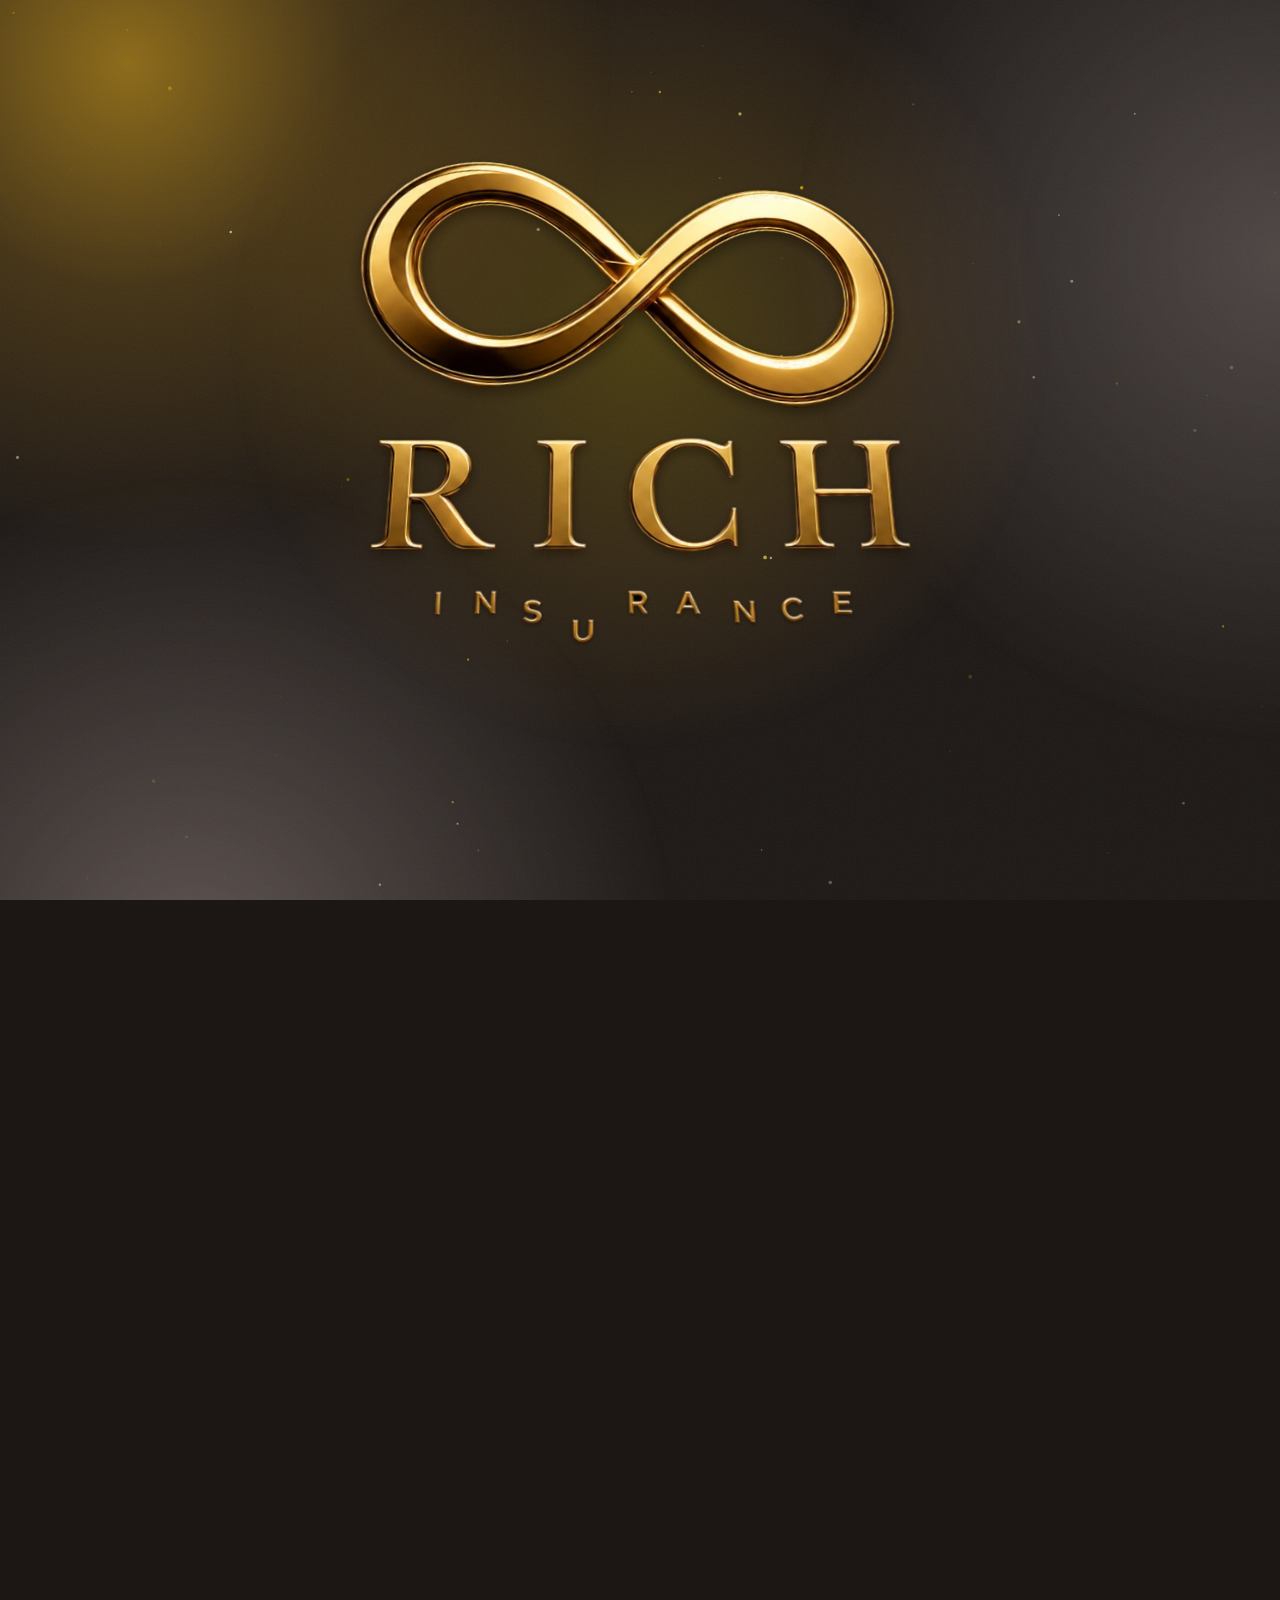
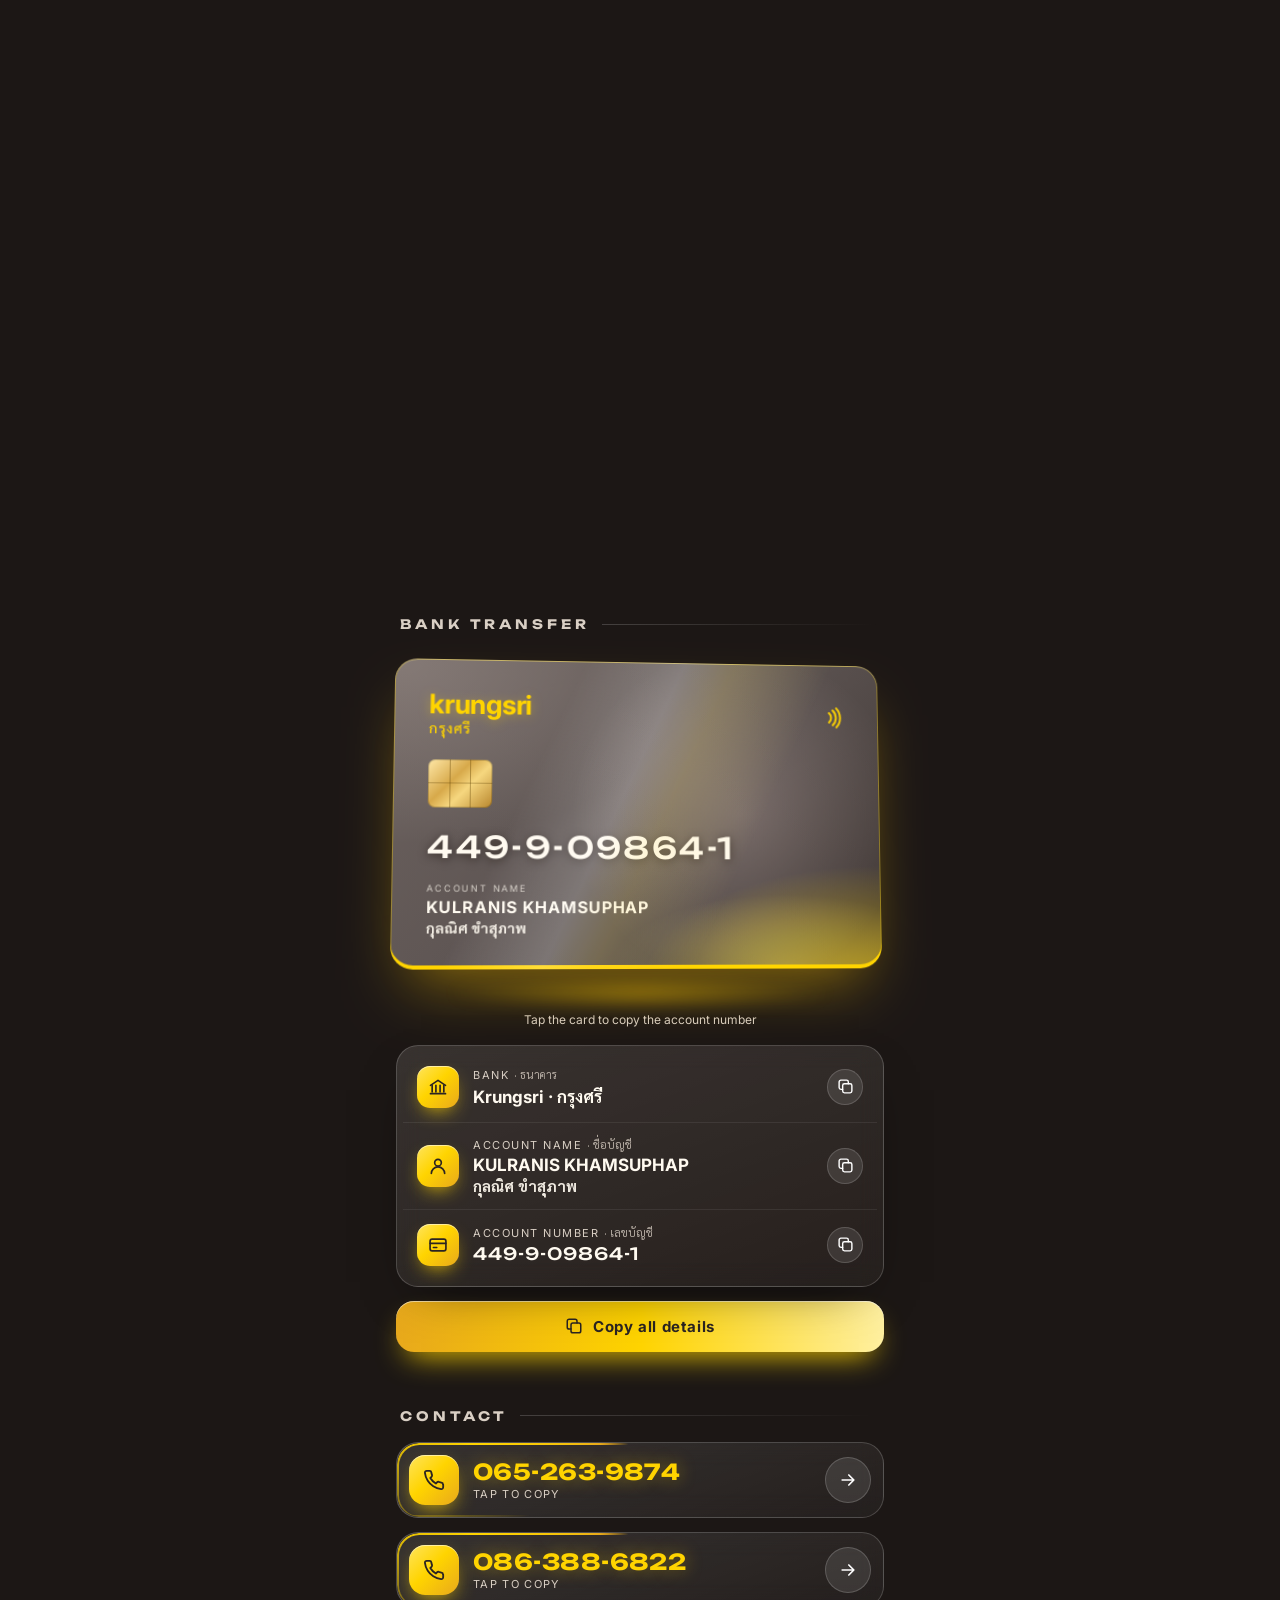
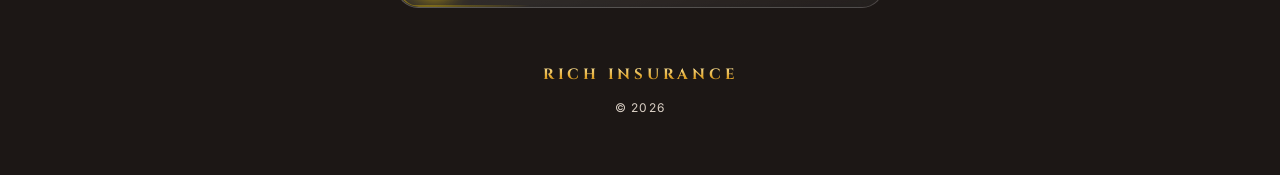
<file: rich-insurance/index.html>
<!doctype html>
<html lang="en">
<head>
<meta charset="utf-8">
<meta name="viewport" content="width=device-width, initial-scale=1, viewport-fit=cover">
<title>RICH INSURANCE</title>
<meta name="description" content="Rich Insurance — payment details and contact numbers.">
<meta name="theme-color" content="#1c1715">
<meta property="og:type" content="website">
<meta property="og:url" content="https://ghosmali22-prog.github.io/peji/rich-insurance/">
<meta property="og:title" content="Rich Insurance">
<meta property="og:description" content="Bank transfer details · Krungsri">
<meta property="og:image" content="https://ghosmali22-prog.github.io/peji/rich-insurance/og.jpg?v=2">
<meta property="og:image:secure_url" content="https://ghosmali22-prog.github.io/peji/rich-insurance/og.jpg?v=2">
<meta property="og:image:width" content="1200">
<meta property="og:image:height" content="630">
<meta property="og:image:type" content="image/jpeg">
<meta property="og:image:alt" content="Krungsri bank card for Rich Insurance">
<meta name="twitter:card" content="summary_large_image">
<meta name="twitter:title" content="Rich Insurance">
<meta name="twitter:description" content="Bank transfer details · Krungsri">
<meta name="twitter:image" content="https://ghosmali22-prog.github.io/peji/rich-insurance/og.jpg?v=2">
<link rel="preconnect" href="https://fonts.googleapis.com">
<link rel="preconnect" href="https://fonts.gstatic.com" crossorigin>
<link rel="stylesheet" href="https://fonts.googleapis.com/css2?family=Cinzel:wght@600;700&family=Unbounded:wght@500;700;900&family=Inter:wght@400;500;600;700&family=Sarabun:wght@400;600&display=swap">
<style>
  /* ============================================================
     EDIT HERE — colors. Palette taken from Krungsri:
     Krungsri yellow + warm grey, with gold accents.
     ============================================================ */
  :root {
    --bg: #1c1715;
    --yellow: #ffd400;
    --gold: #e8a91c;
    --amber: #f7c531;
    --grey: #5f5654;
    --teal: #d99a12;
    --dark: #2b2422;
    --ink: #fffaf0;
    --muted: #d9cfc4;
    --glass: rgba(255, 255, 255, 0.08);
    --glass-edge: rgba(255, 255, 255, 0.18);
    --font-display: "Unbounded", "Inter", system-ui, sans-serif;
    --font-logo: "Cinzel", "Trajan Pro", Georgia, serif;
    --font-body: "Inter", "Sarabun", system-ui, sans-serif;
    color-scheme: dark;
  }

  * { box-sizing: border-box; }
  html { -webkit-text-size-adjust: 100%; }
  body {
    margin: 0;
    background: var(--bg);
    color: var(--ink);
    font-family: var(--font-body);
    overflow-x: hidden;
    -webkit-tap-highlight-color: transparent;
  }
  button { font: inherit; color: inherit; }

  /* ---------- Background: drifting aurora blobs + film grain ---------- */
  .aurora { position: fixed; inset: 0; z-index: -2; overflow: hidden; pointer-events: none; }
  .blob {
    position: absolute; width: 90vmax; height: 90vmax; border-radius: 50%;
    opacity: .75; will-change: transform; backface-visibility: hidden;
  }
  .blob.b1 { background: radial-gradient(circle, #ffbf1a 0%, rgba(255,180,20,.35) 28%, transparent 60%); top: -40vmax; left: -35vmax; opacity: .5; animation: drift1 22s ease-in-out infinite alternate; }
  .blob.b2 { background: radial-gradient(circle, var(--grey) 0%, transparent 60%); top: -25vmax; right: -45vmax; animation: drift2 26s ease-in-out infinite alternate; }
  .blob.b3 { background: radial-gradient(circle, #7a6e6a 0%, transparent 60%); opacity: .7; bottom: -50vmax; left: -30vmax; animation: drift3 30s ease-in-out infinite alternate; }
  .blob.b4 { background: radial-gradient(circle, var(--gold) 0%, transparent 60%); bottom: -45vmax; right: -40vmax; opacity: .38; animation: drift1 24s ease-in-out infinite alternate-reverse; }
  @keyframes drift1 { to { transform: translate(18vw, 22vh) scale(1.15); } }
  @keyframes drift2 { to { transform: translate(-22vw, 28vh) scale(.9); } }
  @keyframes drift3 { to { transform: translate(25vw, -18vh) scale(1.1); } }
  .grain {
    position: fixed; inset: 0; z-index: -1; pointer-events: none; opacity: .07;
    background-image: url("data:image/svg+xml,%3Csvg xmlns='http://www.w3.org/2000/svg' width='160' height='160'%3E%3Cfilter id='n'%3E%3CfeTurbulence type='fractalNoise' baseFrequency='.9' numOctaves='3' stitchTiles='stitch'/%3E%3C/filter%3E%3Crect width='100%25' height='100%25' filter='url(%23n)'/%3E%3C/svg%3E");
  }
  #sparks { position: fixed; inset: 0; width: 100%; height: 100%; z-index: -1; pointer-events: none; }

  /* ---------- HERO: the logo alone, pinned while it breaks apart ---------- */
  .hero { position: relative; height: 300vh; }
  .stage {
    position: sticky; top: 0; height: 100vh; height: 100svh;
    display: grid; place-items: center; overflow: hidden;
    padding-bottom: clamp(96px, 16vh, 150px); padding-bottom: clamp(96px, 16svh, 150px);
    perspective: 1000px;
  }
  /* Soft spotlight behind the logo */
  .halo {
    position: absolute; top: calc(50% - clamp(48px, 8svh, 75px)); left: 50%; width: min(120vw, 760px); aspect-ratio: 1; border-radius: 50%;
    will-change: transform, opacity;
    transform: translate(-50%, -55%);
    background: radial-gradient(circle, rgba(255, 212, 0, .2) 0%, rgba(232, 169, 28, .12) 35%, transparent 65%);
    pointer-events: none;
  }

  .scene {
    position: relative; transform-style: preserve-3d;
    display: flex; flex-direction: column; align-items: center;
  }

  /* Logo pieces are cut from the original gold artwork, so the shine and font match exactly */
  .logo {
    position: relative; width: min(84vw, 560px, calc((100vh - 230px) * 1.19)); width: min(84vw, 560px, calc((100svh - 230px) * 1.19)); aspect-ratio: 655 / 548;
    transform-style: preserve-3d;
  }
  .pc { position: absolute; display: block; will-change: transform, opacity; backface-visibility: hidden; transform: translate3d(0,0,0); }
  .pc img {
    display: block; width: 100%; height: auto; pointer-events: none; -webkit-user-drag: none;
    animation: intro 1.2s cubic-bezier(.2, .9, .25, 1.1) backwards;
    animation-delay: var(--in);
  }
  @keyframes intro {
    from { opacity: 0; translate: 0 -50px; scale: .7; }
  }
  /* Twinkling glints on the gold */
  .twinkle { position: absolute; width: 22px; height: 22px; margin: -11px 0 0 -11px; pointer-events: none;
    background: radial-gradient(circle, #fff 0 8%, transparent 40%),
      linear-gradient(90deg, transparent 46%, rgba(255,255,255,.95) 50%, transparent 54%),
      linear-gradient(0deg, transparent 46%, rgba(255,255,255,.95) 50%, transparent 54%);
    -webkit-mask: radial-gradient(circle, #000 20%, transparent 70%); mask: radial-gradient(circle, #000 20%, transparent 70%);
    opacity: 0; animation: twinkle 3.6s ease-in-out infinite; }
  @keyframes twinkle { 0%, 70%, 100% { opacity: 0; transform: scale(.3) rotate(0); } 82% { opacity: 1; transform: scale(1.2) rotate(45deg); } }
  .sr-only { position: absolute; width: 1px; height: 1px; overflow: hidden; clip: rect(0 0 0 0); white-space: nowrap; }

  .scroll-hint {
    position: absolute; bottom: max(28px, env(safe-area-inset-bottom)); left: 50%; transform: translateX(-50%);
    display: flex; flex-direction: column; align-items: center; gap: 8px; text-align: center;
    font-size: 11px; letter-spacing: .35em; text-transform: uppercase; color: var(--muted);
    animation: fadeUp 1s 2s backwards; white-space: nowrap;
  }
  .scroll-hint .th { font-family: "Sarabun", sans-serif; font-size: 14px; letter-spacing: .04em; text-transform: none; color: var(--ink); }
  .mouse { width: 24px; height: 38px; border: 2px solid rgba(255,255,255,.55); border-radius: 14px; position: relative; margin-bottom: 4px; }
  .mouse::after {
    content: ""; position: absolute; left: 50%; top: 7px; width: 4px; height: 8px; margin-left: -2px;
    border-radius: 2px; background: #fff; animation: wheel 1.6s ease-in-out infinite;
  }
  @keyframes wheel { 0% { opacity: 0; transform: translateY(-3px); } 30% { opacity: 1; } 100% { opacity: 0; transform: translateY(12px); } }
  @keyframes fadeUp { from { opacity: 0; transform: translate(var(--tx, 0), 16px); } to { opacity: 1; } }
  .scroll-hint { --tx: -50%; }

  /* ---------- CONTENT ---------- */
  main {
    position: relative; z-index: 2;
    width: min(100%, 520px); margin: -60vh auto 0; padding: 0 16px 60px;
  }
  .section-title {
    font-family: var(--font-display); font-weight: 700; font-size: 13px; letter-spacing: .3em;
    text-transform: uppercase; color: var(--muted); margin: 56px 4px 18px;
    display: flex; align-items: center; gap: 12px;
  }
  .section-title::after { content: ""; flex: 1; height: 1px; background: linear-gradient(90deg, var(--glass-edge), transparent); }

  /* Reveal-on-scroll */
  .rv { opacity: 0; transform: translateY(40px) rotateX(-18deg); transition: opacity .9s ease, transform 1s cubic-bezier(.2,.8,.2,1); transform-origin: 50% 0; }
  .rv.in { opacity: 1; transform: none; }

  /* 3D bank card */
  .card-wrap { perspective: 1100px; padding: 10px 0 0; }
  .card {
    --rx: 0deg; --ry: 0deg; --mx: 50%; --my: 50%;
    position: relative; width: 100%; aspect-ratio: 1.586; border-radius: 22px;
    transform-style: preserve-3d;
    transform: rotateX(var(--rx)) rotateY(var(--ry));
    transition: transform .25s ease-out;
    cursor: pointer; touch-action: pan-y;
  }
  .card-face {
    position: absolute; inset: 0; border-radius: inherit; overflow: hidden;
    background:
      radial-gradient(90% 70% at 100% 105%, rgba(255, 212, 0, .55) 0%, transparent 55%),
      radial-gradient(60% 40% at 80% 100%, rgba(255, 236, 140, .35) 0%, transparent 60%),
      radial-gradient(120% 120% at 0% 0%, #857a76 0%, transparent 50%),
      linear-gradient(135deg, #6c625f 0%, #5f5654 45%, #3d3533 100%);
    box-shadow:
      0 30px 60px -20px rgba(255, 196, 0, .5),
      0 0 0 1px rgba(255, 212, 0, .35) inset,
      0 1px 0 rgba(255,255,255,.35) inset,
      0 -4px 0 #ffd400 inset;
    padding: 6.5% 7%;
    display: flex; flex-direction: column;
    transform: translateZ(0);
  }
  /* Sheen that follows the pointer */
  .card-face::before {
    content: ""; position: absolute; inset: 0; pointer-events: none;
    background: radial-gradient(circle at var(--mx) var(--my), rgba(255,255,255,.45), transparent 45%);
    mix-blend-mode: overlay;
  }
  /* Holographic diagonal shimmer */
  .card-face::after {
    content: ""; position: absolute; inset: -50%; pointer-events: none;
    background: linear-gradient(115deg, transparent 40%, rgba(255,255,255,.22) 48%, rgba(255,230,120,.2) 52%, transparent 60%);
    animation: shimmer 5s ease-in-out infinite;
  }
  @keyframes shimmer { 0%, 30% { transform: translateX(-40%); } 70%, 100% { transform: translateX(40%); } }
  .card-top { display: flex; justify-content: space-between; align-items: center; transform: translateZ(30px); }
  .bank-logo { display: flex; flex-direction: column; line-height: 1; color: var(--yellow); }
  .bank-logo .ks { font-family: "Inter", sans-serif; font-weight: 700; font-size: clamp(20px, 6vw, 27px); letter-spacing: -.01em; text-shadow: 0 2px 12px rgba(255, 212, 0, .35); }
  .bank-logo .ks-th { font-family: "Sarabun", sans-serif; font-weight: 600; font-size: clamp(11px, 3.3vw, 14px); margin-top: 3px; opacity: .9; }
  .contactless { width: 26px; height: 26px; opacity: .9; }
  .chip {
    margin-top: 6%; width: 15%; aspect-ratio: 1.3; border-radius: 7px;
    background: linear-gradient(135deg, #ffe8a8, #d7a94a 40%, #f6d77f 60%, #b8862d);
    box-shadow: inset 0 0 0 1px rgba(0,0,0,.2);
    position: relative; transform: translateZ(25px);
  }
  .chip::before, .chip::after { content: ""; position: absolute; background: rgba(90,60,0,.35); }
  .chip::before { left: 33%; right: 33%; top: 0; bottom: 0; border-left: 1px solid rgba(90,60,0,.4); border-right: 1px solid rgba(90,60,0,.4); background: none; }
  .chip::after { top: 48%; left: 0; right: 0; height: 1px; }
  .acc-no {
    margin-top: auto; font-family: var(--font-display); font-weight: 500;
    font-size: clamp(19px, 6.4vw, 30px); letter-spacing: .08em;
    text-shadow: 0 2px 10px rgba(20, 12, 0, .5);
    transform: translateZ(40px);
  }
  .card-bottom { display: flex; justify-content: space-between; align-items: flex-end; margin-top: 4%; transform: translateZ(30px); }
  .card-bottom small { display: block; font-size: 9px; letter-spacing: .2em; text-transform: uppercase; opacity: .75; margin-bottom: 3px; }
  .card-bottom .holder { font-weight: 700; font-size: clamp(12px, 3.6vw, 16px); letter-spacing: .06em; }
  .th-name { font-family: "Sarabun", sans-serif !important; font-weight: 600; letter-spacing: 0 !important; opacity: .92; }
  .card-bottom .th-name { font-size: clamp(11px, 3.3vw, 14px); margin-top: 1px; }
  .row .val.th-name { font-size: 15px; margin-top: 1px; }
  .card-bottom .type { text-align: right; font-weight: 600; font-size: clamp(10px, 3vw, 13px); }
  .card-shadow {
    width: 80%; height: 30px; margin: 10px auto 0; border-radius: 50%;
    background: radial-gradient(ellipse, rgba(255,200,0,.5), transparent 70%);
    filter: blur(8px);
  }
  .tap-note { text-align: center; font-size: 12px; color: var(--muted); margin-top: 4px; }

  /* Glass detail rows (tap to copy) */
  .panel {
    margin-top: 18px; border-radius: 22px; padding: 6px;
    background: linear-gradient(160deg, rgba(255,255,255,.12), rgba(255,255,255,.04));
    border: 1px solid var(--glass-edge);
    -webkit-backdrop-filter: blur(12px) saturate(140%); backdrop-filter: blur(12px) saturate(140%);
    box-shadow: 0 20px 50px -25px rgba(0,0,0,.7);
  }
  .row {
    width: 100%; display: flex; align-items: center; gap: 14px; text-align: left;
    padding: 14px 14px; border: 0; background: transparent; border-radius: 16px; cursor: pointer;
    transition: background .2s, transform .15s;
  }
  .row + .row { border-top: 1px solid rgba(255,255,255,.07); border-radius: 0 0 16px 16px; }
  .row:hover { background: rgba(255,255,255,.06); }
  .row:active { transform: scale(.98); }
  .row .ico {
    flex: none; width: 42px; height: 42px; border-radius: 13px; display: grid; place-items: center;
    background: linear-gradient(135deg, #ffe45c, var(--yellow) 45%, var(--gold));
    box-shadow: 0 8px 20px -8px var(--yellow), inset 0 1px 0 rgba(255,255,255,.55);
  }
  .row .ico svg { width: 20px; height: 20px; stroke: var(--dark); }
  .row .txt { flex: 1; min-width: 0; }
  .row .lbl { display: block; font-size: 11px; letter-spacing: .14em; text-transform: uppercase; color: var(--muted); }
  .row .lbl .th { font-family: "Sarabun", sans-serif; letter-spacing: 0; text-transform: none; opacity: .8; }
  .row .val { display: block; font-weight: 700; font-size: 17px; margin-top: 3px; word-break: break-word; }
  .row .val.mono { font-family: var(--font-display); font-weight: 500; letter-spacing: .06em; }
  .copy-ico {
    flex: none; width: 36px; height: 36px; border-radius: 50%; display: grid; place-items: center;
    background: rgba(255,255,255,.1); border: 1px solid rgba(255,255,255,.16);
    transition: background .25s, transform .25s;
  }
  .copy-ico svg { width: 17px; height: 17px; }
  .row.copied .copy-ico { background: var(--teal); transform: scale(1.1); }

  .copy-all {
    width: 100%; margin-top: 14px; padding: 16px; border-radius: 18px; border: 0; cursor: pointer;
    font-weight: 700; font-size: 15px; letter-spacing: .04em;
    color: var(--dark);
    background: linear-gradient(90deg, var(--gold), var(--yellow), #fff0a0, var(--yellow), var(--gold));
    background-size: 200% 100%; animation: flow 4s linear infinite;
    box-shadow: 0 14px 30px -12px var(--yellow), inset 0 1px 0 rgba(255,255,255,.6);
    display: flex; align-items: center; justify-content: center; gap: 10px;
    transition: transform .15s;
  }
  .copy-all:active { transform: scale(.97); }
  .copy-all svg { width: 18px; height: 18px; stroke: var(--dark); }
  @keyframes flow { to { background-position: -200% 0; } }

  /* Phone pills */
  .phones { display: grid; gap: 14px; }
  .phone {
    position: relative; display: flex; align-items: center; gap: 14px;
    padding: 12px 12px 12px 12px; border-radius: 22px; overflow: hidden;
    background: linear-gradient(160deg, rgba(255,255,255,.12), rgba(255,255,255,.04));
    border: 1px solid var(--glass-edge);
    -webkit-backdrop-filter: blur(12px); backdrop-filter: blur(12px);
    transform-style: preserve-3d; transition: transform .2s;
  }
  .phone::before {
    content: ""; position: absolute; inset: 0; border-radius: inherit; padding: 1.5px; pointer-events: none;
    background: conic-gradient(from var(--a, 0deg), transparent 0 70%, var(--yellow), var(--gold), transparent 95%);
    -webkit-mask: linear-gradient(#000 0 0) content-box, linear-gradient(#000 0 0);
    -webkit-mask-composite: xor; mask-composite: exclude;
    animation: orbit 4s linear infinite;
  }
  @property --a { syntax: "<angle>"; inherits: false; initial-value: 0deg; }
  @keyframes orbit { to { --a: 360deg; } }
  .phone .copy-btn {
    flex: 1; display: flex; align-items: center; gap: 14px; min-width: 0;
    background: none; border: 0; padding: 0; text-align: left; cursor: pointer;
  }
  .phone .ico {
    flex: none; width: 50px; height: 50px; border-radius: 16px; display: grid; place-items: center;
    background: linear-gradient(135deg, #ffe45c, var(--yellow) 45%, var(--gold));
    box-shadow: 0 8px 22px -8px var(--yellow), inset 0 1px 0 rgba(255,255,255,.55);
  }
  .phone .ico svg { width: 22px; height: 22px; stroke: var(--dark); }
  .phone .num { font-family: var(--font-display); font-weight: 700; font-size: clamp(16px, 4.9vw, 22px); letter-spacing: .02em; white-space: nowrap; color: var(--yellow); text-shadow: 0 0 18px rgba(255,212,0,.4); }
  .phone .hint { display: block; font-size: 11px; color: var(--muted); letter-spacing: .12em; text-transform: uppercase; margin-top: 2px; }
  .phone .call {
    flex: none; width: 46px; height: 46px; border-radius: 50%; display: grid; place-items: center;
    background: rgba(255,255,255,.1); border: 1px solid rgba(255,255,255,.18); color: #fff; text-decoration: none;
  }
  .phone .call svg { width: 20px; height: 20px; }
  .phone:active { transform: scale(.98); }
  .phone.copied .ico { background: linear-gradient(135deg, #fff6c8, var(--amber)); }

  footer { text-align: center; color: var(--muted); font-size: 12px; margin-top: 56px; letter-spacing: .1em; }
  footer b { font-family: var(--font-logo); font-size: 15px; letter-spacing: .25em; background: linear-gradient(180deg, #fff1b8, #e0a62c 60%, #a8701a); -webkit-background-clip: text; background-clip: text; -webkit-text-fill-color: transparent; }

  /* Toast */
  .toast {
    position: fixed; left: 50%; bottom: max(26px, env(safe-area-inset-bottom)); z-index: 50;
    transform: translate(-50%, 140%); opacity: 0;
    display: flex; align-items: center; gap: 10px;
    padding: 13px 20px; border-radius: 999px; font-weight: 600; font-size: 14px;
    background: rgba(43, 36, 34, .9); border: 1px solid rgba(255, 212, 0, .35);
    -webkit-backdrop-filter: blur(14px); backdrop-filter: blur(14px);
    box-shadow: 0 14px 40px -10px rgba(255,200,0,.5);
    transition: transform .45s cubic-bezier(.2,1.2,.3,1), opacity .3s;
    white-space: nowrap;
  }
  .toast.show { transform: translate(-50%, 0); opacity: 1; }
  .toast .dot { width: 22px; height: 22px; border-radius: 50%; background: var(--yellow); display: grid; place-items: center; }
  .toast .dot svg { width: 13px; height: 13px; stroke: var(--dark); }

  html.lenis, html.lenis body { height: auto; }
  .lenis.lenis-smooth { scroll-behavior: auto !important; }
  .lenis.lenis-stopped { overflow: hidden; }
  @media (prefers-reduced-motion: reduce) {
    *, *::before, *::after { animation-duration: .01ms !important; animation-iteration-count: 1 !important; transition-duration: .01ms !important; }
  }
</style>
</head>
<body>

<div class="aurora" aria-hidden="true">
  <div class="blob b1"></div><div class="blob b2"></div><div class="blob b3"></div>
</div>
<div class="grain" aria-hidden="true"></div>
<canvas id="sparks" aria-hidden="true"></canvas>

<!-- ======================= HERO ======================= -->
<section class="hero" id="hero">
  <div class="stage">
    <div class="halo" id="halo" aria-hidden="true"></div>

    <div class="scene" id="scene">
      <!-- EDIT HERE — the logo images below are cut from the original artwork -->
      <h1 class="sr-only">RICH INSURANCE</h1>
      <div class="logo" id="logo" aria-hidden="true">
<!-- logo pieces cut from the original artwork (green keyed out, shadow baked in); aspect 655/548 -->
        <img class="raw inf" alt="" style="left:-2.137%;top:-2.555%;width:104.275%" src="[data-uri]">
        <img class="raw rich" alt="" style="left:2.137%;top:60.036%;width:25.954%" src="[data-uri]">
        <img class="raw rich" alt="" style="left:29.313%;top:60.036%;width:13.893%" src="[data-uri]">
        <img class="raw rich" alt="" style="left:45.496%;top:60.036%;width:23.359%" src="[data-uri]">
        <img class="raw rich" alt="" style="left:71.756%;top:60.036%;width:26.565%" src="[data-uri]">
        <img class="raw agency" alt="" style="left:15.420%;top:92.336%;width:3.511%" src="[data-uri]">
        <img class="raw agency" alt="" style="left:21.527%;top:92.336%;width:6.107%" src="[data-uri]">
        <img class="raw agency" alt="" style="left:29.924%;top:92.336%;width:5.802%" src="[data-uri]">
        <img class="raw agency" alt="" style="left:38.015%;top:92.336%;width:5.954%" src="[data-uri]">
        <img class="raw agency" alt="" style="left:46.412%;top:92.336%;width:5.802%" src="[data-uri]">
        <img class="raw agency" alt="" style="left:54.351%;top:92.336%;width:6.565%" src="[data-uri]">
        <img class="raw agency" alt="" style="left:62.901%;top:92.336%;width:6.107%" src="[data-uri]">
        <img class="raw agency" alt="" style="left:71.450%;top:92.336%;width:6.107%" src="[data-uri]">
        <img class="raw agency" alt="" style="left:79.847%;top:92.336%;width:5.649%" src="[data-uri]">
        <span class="twinkle" style="left:12%;top:18%;animation-delay:2.6s"></span>
        <span class="twinkle" style="left:82%;top:8%;animation-delay:3.8s"></span>
        <span class="twinkle" style="left:50%;top:27%;animation-delay:5.1s"></span>
        <span class="twinkle" style="left:93%;top:66%;animation-delay:4.4s"></span>
      </div>
    </div>

    <div class="scroll-hint" id="hint"><div class="mouse"></div><span class="th">เลื่อนลงเพื่อดูข้อมูล</span>Scroll down</div>
  </div>
</section>

<!-- ======================= CONTENT ======================= -->
<main>
  <div class="section-title rv">Bank transfer</div>

  <div class="card-wrap rv">
    <div class="card" id="card" role="button" tabindex="0" aria-label="Copy account number">
      <div class="card-face">
        <div class="card-top">
          <div class="bank-logo">
            <span class="ks">krungsri</span>
            <span class="ks-th">กรุงศรี</span>
          </div>
          <svg class="contactless" viewBox="0 0 24 24" fill="none" stroke="#ffd400" stroke-width="2" stroke-linecap="round"><path d="M8.5 7.5a6 6 0 0 1 0 9"/><path d="M12 5a9.5 9.5 0 0 1 0 14"/><path d="M15.5 3a13 13 0 0 1 0 18"/></svg>
        </div>
        <div class="chip"></div>
        <!-- EDIT HERE — account number shown on the card -->
        <div class="acc-no">449-9-09864-1</div>
        <div class="card-bottom">
          <div>
            <small>Account name</small>
            <div class="holder">KULRANIS KHAMSUPHAP</div>
            <div class="holder th-name">กุลณิศ ขำสุภาพ</div>
          </div>
        </div>
      </div>
    </div>
    <div class="card-shadow"></div>
    <div class="tap-note">Tap the card to copy the account number</div>
  </div>

  <!-- EDIT HERE — data-copy is exactly what gets copied when tapped -->
  <div class="panel rv">
    <button class="row" data-copy="Krungsri (Bank of Ayudhya) — กรุงศรี" data-label="Bank name">
      <span class="ico"><svg viewBox="0 0 24 24" fill="none" stroke="#fff" stroke-width="2" stroke-linecap="round" stroke-linejoin="round"><path d="M3 10 12 4l9 6"/><path d="M5 10v8M9.5 10v8M14.5 10v8M19 10v8"/><path d="M3 20h18"/></svg></span>
      <span class="txt"><span class="lbl">Bank <span class="th">· ธนาคาร</span></span><span class="val">Krungsri · กรุงศรี</span></span>
      <span class="copy-ico"></span>
    </button>
    <button class="row" data-copy="KULRANIS KHAMSUPHAP (กุลณิศ ขำสุภาพ)" data-label="Account name">
      <span class="ico"><svg viewBox="0 0 24 24" fill="none" stroke="#fff" stroke-width="2" stroke-linecap="round" stroke-linejoin="round"><circle cx="12" cy="8" r="4"/><path d="M4 21a8 8 0 0 1 16 0"/></svg></span>
      <span class="txt"><span class="lbl">Account name <span class="th">· ชื่อบัญชี</span></span><span class="val">KULRANIS KHAMSUPHAP</span><span class="val th-name">กุลณิศ ขำสุภาพ</span></span>
      <span class="copy-ico"></span>
    </button>
    <button class="row" data-copy="4499098641" data-label="Account number" id="accRow">
      <span class="ico"><svg viewBox="0 0 24 24" fill="none" stroke="#fff" stroke-width="2" stroke-linecap="round" stroke-linejoin="round"><rect x="2.5" y="5" width="19" height="14" rx="2.5"/><path d="M2.5 10h19M6.5 15h4"/></svg></span>
      <span class="txt"><span class="lbl">Account number <span class="th">· เลขบัญชี</span></span><span class="val mono">449-9-09864-1</span></span>
      <span class="copy-ico"></span>
    </button>
  </div>

  <button class="copy-all rv" id="copyAll"
    data-copy="Bank: Krungsri (Bank of Ayudhya)&#10;Account name: KULRANIS KHAMSUPHAP (กุลณิศ ขำสุภาพ)&#10;Account number: 449-9-09864-1">
    <svg viewBox="0 0 24 24" fill="none" stroke="#fff" stroke-width="2" stroke-linecap="round" stroke-linejoin="round"><rect x="8" y="8" width="13" height="13" rx="2.5"/><path d="M16 8V5.5A2.5 2.5 0 0 0 13.5 3h-8A2.5 2.5 0 0 0 3 5.5v8A2.5 2.5 0 0 0 5.5 16H8"/></svg>
    Copy all details
  </button>

  <div class="section-title rv">Contact</div>

  <!-- EDIT HERE — phone numbers. data-copy = copied text, href = number dialed -->
  <div class="phones">
    <div class="phone rv">
      <button class="copy-btn" data-copy="0652639874" data-label="Phone number">
        <span class="ico"><svg viewBox="0 0 24 24" fill="none" stroke="#fff" stroke-width="2" stroke-linecap="round" stroke-linejoin="round"><path d="M22 16.9v3a2 2 0 0 1-2.2 2 19.8 19.8 0 0 1-8.6-3.1 19.5 19.5 0 0 1-6-6A19.8 19.8 0 0 1 2.1 4.2 2 2 0 0 1 4.1 2h3a2 2 0 0 1 2 1.7c.1.9.4 1.8.7 2.7a2 2 0 0 1-.5 2.1L8 9.8a16 16 0 0 0 6 6l1.3-1.3a2 2 0 0 1 2.1-.4c.9.3 1.8.6 2.7.7a2 2 0 0 1 1.7 2z"/></svg></span>
        <span><span class="num">065-263-9874</span><span class="hint">Tap to copy</span></span>
      </button>
      <a class="call" href="tel:0652639874" aria-label="Call 065-263-9874"><svg viewBox="0 0 24 24" fill="none" stroke="currentColor" stroke-width="2" stroke-linecap="round" stroke-linejoin="round"><path d="M5 12h14M13 6l6 6-6 6"/></svg></a>
    </div>
    <div class="phone rv">
      <button class="copy-btn" data-copy="0863886822" data-label="Phone number">
        <span class="ico"><svg viewBox="0 0 24 24" fill="none" stroke="#fff" stroke-width="2" stroke-linecap="round" stroke-linejoin="round"><path d="M22 16.9v3a2 2 0 0 1-2.2 2 19.8 19.8 0 0 1-8.6-3.1 19.5 19.5 0 0 1-6-6A19.8 19.8 0 0 1 2.1 4.2 2 2 0 0 1 4.1 2h3a2 2 0 0 1 2 1.7c.1.9.4 1.8.7 2.7a2 2 0 0 1-.5 2.1L8 9.8a16 16 0 0 0 6 6l1.3-1.3a2 2 0 0 1 2.1-.4c.9.3 1.8.6 2.7.7a2 2 0 0 1 1.7 2z"/></svg></span>
        <span><span class="num">086-388-6822</span><span class="hint">Tap to copy</span></span>
      </button>
      <a class="call" href="tel:0863886822" aria-label="Call 086-388-6822"><svg viewBox="0 0 24 24" fill="none" stroke="currentColor" stroke-width="2" stroke-linecap="round" stroke-linejoin="round"><path d="M5 12h14M13 6l6 6-6 6"/></svg></a>
    </div>
  </div>

  <footer class="rv"><b>RICH INSURANCE</b><br><br>© <span id="year"></span></footer>
</main>

<div class="toast" id="toast" role="status" aria-live="polite">
  <span class="dot"><svg viewBox="0 0 24 24" fill="none" stroke="#fff" stroke-width="3" stroke-linecap="round" stroke-linejoin="round"><path d="M5 12.5 10 17l9-10"/></svg></span>
  <span id="toastText">Copied</span>
</div>

<script>/* Lenis 1.1.13 — https://github.com/darkroomengineering/lenis (MIT) */
!function(t,i){"object"==typeof exports&&"undefined"!=typeof module?module.exports=i():"function"==typeof define&&define.amd?define(i):(t="undefined"!=typeof globalThis?globalThis:t||self).Lenis=i()}(this,(function(){"use strict";function clamp(t,i,e){return Math.max(t,Math.min(i,e))}class Animate{constructor(){this.isRunning=!1,this.value=0,this.from=0,this.to=0,this.currentTime=0}advance(t){var i;if(!this.isRunning)return;let e=!1;if(this.duration&&this.easing){this.currentTime+=t;const i=clamp(0,this.currentTime/this.duration,1);e=i>=1;const s=e?1:this.easing(i);this.value=this.from+(this.to-this.from)*s}else this.lerp?(this.value=function damp(t,i,e,s){return function lerp(t,i,e){return(1-e)*t+e*i}(t,i,1-Math.exp(-e*s))}(this.value,this.to,60*this.lerp,t),Math.round(this.value)===this.to&&(this.value=this.to,e=!0)):(this.value=this.to,e=!0);e&&this.stop(),null===(i=this.onUpdate)||void 0===i||i.call(this,this.value,e)}stop(){this.isRunning=!1}fromTo(t,i,{lerp:e,duration:s,easing:o,onStart:n,onUpdate:l}){this.from=this.value=t,this.to=i,this.lerp=e,this.duration=s,this.easing=o,this.currentTime=0,this.isRunning=!0,null==n||n(),this.onUpdate=l}}class Dimensions{constructor(t,i,{autoResize:e=!0,debounce:s=250}={}){this.wrapper=t,this.content=i,this.width=0,this.height=0,this.scrollHeight=0,this.scrollWidth=0,this.resize=()=>{this.onWrapperResize(),this.onContentResize()},this.onWrapperResize=()=>{this.wrapper instanceof Window?(this.width=window.innerWidth,this.height=window.innerHeight):(this.width=this.wrapper.clientWidth,this.height=this.wrapper.clientHeight)},this.onContentResize=()=>{this.wrapper instanceof Window?(this.scrollHeight=this.content.scrollHeight,this.scrollWidth=this.content.scrollWidth):(this.scrollHeight=this.wrapper.scrollHeight,this.scrollWidth=this.wrapper.scrollWidth)},e&&(this.debouncedResize=function debounce(t,i){let e;return function(...s){let o=this;clearTimeout(e),e=setTimeout((()=>{e=void 0,t.apply(o,s)}),i)}}(this.resize,s),this.wrapper instanceof Window?window.addEventListener("resize",this.debouncedResize,!1):(this.wrapperResizeObserver=new ResizeObserver(this.debouncedResize),this.wrapperResizeObserver.observe(this.wrapper)),this.contentResizeObserver=new ResizeObserver(this.debouncedResize),this.contentResizeObserver.observe(this.content)),this.resize()}destroy(){var t,i;null===(t=this.wrapperResizeObserver)||void 0===t||t.disconnect(),null===(i=this.contentResizeObserver)||void 0===i||i.disconnect(),this.wrapper===window&&this.debouncedResize&&window.removeEventListener("resize",this.debouncedResize,!1)}get limit(){return{x:this.scrollWidth-this.width,y:this.scrollHeight-this.height}}}class Emitter{constructor(){this.events={}}emit(t,...i){var e;let s=this.events[t]||[];for(let t=0,o=s.length;t<o;t++)null===(e=s[t])||void 0===e||e.call(s,...i)}on(t,i){var e;return(null===(e=this.events[t])||void 0===e?void 0:e.push(i))||(this.events[t]=[i]),()=>{var e;this.events[t]=null===(e=this.events[t])||void 0===e?void 0:e.filter((t=>i!==t))}}off(t,i){var e;this.events[t]=null===(e=this.events[t])||void 0===e?void 0:e.filter((t=>i!==t))}destroy(){this.events={}}}const t=100/6,i={passive:!1};class VirtualScroll{constructor(e,s={wheelMultiplier:1,touchMultiplier:1}){this.element=e,this.options=s,this.touchStart={x:0,y:0},this.lastDelta={x:0,y:0},this.window={width:0,height:0},this.emitter=new Emitter,this.onTouchStart=t=>{const{clientX:i,clientY:e}=t.targetTouches?t.targetTouches[0]:t;this.touchStart.x=i,this.touchStart.y=e,this.lastDelta={x:0,y:0},this.emitter.emit("scroll",{deltaX:0,deltaY:0,event:t})},this.onTouchMove=t=>{const{clientX:i,clientY:e}=t.targetTouches?t.targetTouches[0]:t,s=-(i-this.touchStart.x)*this.options.touchMultiplier,o=-(e-this.touchStart.y)*this.options.touchMultiplier;this.touchStart.x=i,this.touchStart.y=e,this.lastDelta={x:s,y:o},this.emitter.emit("scroll",{deltaX:s,deltaY:o,event:t})},this.onTouchEnd=t=>{this.emitter.emit("scroll",{deltaX:this.lastDelta.x,deltaY:this.lastDelta.y,event:t})},this.onWheel=i=>{let{deltaX:e,deltaY:s,deltaMode:o}=i;e*=1===o?t:2===o?this.window.width:1,s*=1===o?t:2===o?this.window.height:1,e*=this.options.wheelMultiplier,s*=this.options.wheelMultiplier,this.emitter.emit("scroll",{deltaX:e,deltaY:s,event:i})},this.onWindowResize=()=>{this.window={width:window.innerWidth,height:window.innerHeight}},window.addEventListener("resize",this.onWindowResize,!1),this.onWindowResize(),this.element.addEventListener("wheel",this.onWheel,i),this.element.addEventListener("touchstart",this.onTouchStart,i),this.element.addEventListener("touchmove",this.onTouchMove,i),this.element.addEventListener("touchend",this.onTouchEnd,i)}on(t,i){return this.emitter.on(t,i)}destroy(){this.emitter.destroy(),window.removeEventListener("resize",this.onWindowResize,!1),this.element.removeEventListener("wheel",this.onWheel,i),this.element.removeEventListener("touchstart",this.onTouchStart,i),this.element.removeEventListener("touchmove",this.onTouchMove,i),this.element.removeEventListener("touchend",this.onTouchEnd,i)}}return class Lenis{constructor({wrapper:t=window,content:i=document.documentElement,eventsTarget:e=t,smoothWheel:s=!0,syncTouch:o=!1,syncTouchLerp:n=.075,touchInertiaMultiplier:l=35,duration:r,easing:h=(t=>Math.min(1,1.001-Math.pow(2,-10*t))),lerp:a=.1,infinite:c=!1,orientation:u="vertical",gestureOrientation:d="vertical",touchMultiplier:p=1,wheelMultiplier:m=1,autoResize:v=!0,prevent:g,virtualScroll:S,__experimental__naiveDimensions:w=!1}={}){this._isScrolling=!1,this._isStopped=!1,this._isLocked=!1,this._preventNextNativeScrollEvent=!1,this._resetVelocityTimeout=null,this.time=0,this.userData={},this.lastVelocity=0,this.velocity=0,this.direction=0,this.animate=new Animate,this.emitter=new Emitter,this.onPointerDown=t=>{1===t.button&&this.reset()},this.onVirtualScroll=t=>{if("function"==typeof this.options.virtualScroll&&!1===this.options.virtualScroll(t))return;const{deltaX:i,deltaY:e,event:s}=t;if(this.emitter.emit("virtual-scroll",{deltaX:i,deltaY:e,event:s}),s.ctrlKey)return;const o=s.type.includes("touch"),n=s.type.includes("wheel");this.isTouching="touchstart"===s.type||"touchmove"===s.type;if(this.options.syncTouch&&o&&"touchstart"===s.type&&!this.isStopped&&!this.isLocked)return void this.reset();const l=0===i&&0===e,r="vertical"===this.options.gestureOrientation&&0===e||"horizontal"===this.options.gestureOrientation&&0===i;if(l||r)return;let h=s.composedPath();h=h.slice(0,h.indexOf(this.rootElement));const a=this.options.prevent;if(h.find((t=>{var i,e,s,l,r;return t instanceof HTMLElement&&("function"==typeof a&&(null==a?void 0:a(t))||(null===(i=t.hasAttribute)||void 0===i?void 0:i.call(t,"data-lenis-prevent"))||o&&(null===(e=t.hasAttribute)||void 0===e?void 0:e.call(t,"data-lenis-prevent-touch"))||n&&(null===(s=t.hasAttribute)||void 0===s?void 0:s.call(t,"data-lenis-prevent-wheel"))||(null===(l=t.classList)||void 0===l?void 0:l.contains("lenis"))&&!(null===(r=t.classList)||void 0===r?void 0:r.contains("lenis-stopped")))})))return;if(this.isStopped||this.isLocked)return void s.preventDefault();if(!(this.options.syncTouch&&o||this.options.smoothWheel&&n))return this.isScrolling="native",void this.animate.stop();s.preventDefault();let c=e;"both"===this.options.gestureOrientation?c=Math.abs(e)>Math.abs(i)?e:i:"horizontal"===this.options.gestureOrientation&&(c=i);const u=o&&this.options.syncTouch,d=o&&"touchend"===s.type&&Math.abs(c)>5;d&&(c=this.velocity*this.options.touchInertiaMultiplier),this.scrollTo(this.targetScroll+c,Object.assign({programmatic:!1},u?{lerp:d?this.options.syncTouchLerp:1}:{lerp:this.options.lerp,duration:this.options.duration,easing:this.options.easing}))},this.onNativeScroll=()=>{if(null!==this._resetVelocityTimeout&&(clearTimeout(this._resetVelocityTimeout),this._resetVelocityTimeout=null),this._preventNextNativeScrollEvent)this._preventNextNativeScrollEvent=!1;else if(!1===this.isScrolling||"native"===this.isScrolling){const t=this.animatedScroll;this.animatedScroll=this.targetScroll=this.actualScroll,this.lastVelocity=this.velocity,this.velocity=this.animatedScroll-t,this.direction=Math.sign(this.animatedScroll-t),this.isScrolling="native",this.emit(),0!==this.velocity&&(this._resetVelocityTimeout=setTimeout((()=>{this.lastVelocity=this.velocity,this.velocity=0,this.isScrolling=!1,this.emit()}),400))}},window.lenisVersion="1.1.13",t&&t!==document.documentElement&&t!==document.body||(t=window),this.options={wrapper:t,content:i,eventsTarget:e,smoothWheel:s,syncTouch:o,syncTouchLerp:n,touchInertiaMultiplier:l,duration:r,easing:h,lerp:a,infinite:c,gestureOrientation:d,orientation:u,touchMultiplier:p,wheelMultiplier:m,autoResize:v,prevent:g,virtualScroll:S,__experimental__naiveDimensions:w},this.dimensions=new Dimensions(t,i,{autoResize:v}),this.updateClassName(),this.targetScroll=this.animatedScroll=this.actualScroll,this.options.wrapper.addEventListener("scroll",this.onNativeScroll,!1),this.options.wrapper.addEventListener("pointerdown",this.onPointerDown,!1),this.virtualScroll=new VirtualScroll(e,{touchMultiplier:p,wheelMultiplier:m}),this.virtualScroll.on("scroll",this.onVirtualScroll)}destroy(){this.emitter.destroy(),this.options.wrapper.removeEventListener("scroll",this.onNativeScroll,!1),this.options.wrapper.removeEventListener("pointerdown",this.onPointerDown,!1),this.virtualScroll.destroy(),this.dimensions.destroy(),this.cleanUpClassName()}on(t,i){return this.emitter.on(t,i)}off(t,i){return this.emitter.off(t,i)}setScroll(t){this.isHorizontal?this.rootElement.scrollLeft=t:this.rootElement.scrollTop=t}resize(){this.dimensions.resize(),this.animatedScroll=this.targetScroll=this.actualScroll,this.emit()}emit(){this.emitter.emit("scroll",this)}reset(){this.isLocked=!1,this.isScrolling=!1,this.animatedScroll=this.targetScroll=this.actualScroll,this.lastVelocity=this.velocity=0,this.animate.stop()}start(){this.isStopped&&(this.isStopped=!1,this.reset())}stop(){this.isStopped||(this.isStopped=!0,this.animate.stop(),this.reset())}raf(t){const i=t-(this.time||t);this.time=t,this.animate.advance(.001*i)}scrollTo(t,{offset:i=0,immediate:e=!1,lock:s=!1,duration:o=this.options.duration,easing:n=this.options.easing,lerp:l=this.options.lerp,onStart:r,onComplete:h,force:a=!1,programmatic:c=!0,userData:u}={}){if(!this.isStopped&&!this.isLocked||a){if("string"==typeof t&&["top","left","start"].includes(t))t=0;else if("string"==typeof t&&["bottom","right","end"].includes(t))t=this.limit;else{let e;if("string"==typeof t?e=document.querySelector(t):t instanceof HTMLElement&&(null==t?void 0:t.nodeType)&&(e=t),e){if(this.options.wrapper!==window){const t=this.rootElement.getBoundingClientRect();i-=this.isHorizontal?t.left:t.top}const s=e.getBoundingClientRect();t=(this.isHorizontal?s.left:s.top)+this.animatedScroll}}if("number"==typeof t){if(t+=i,t=Math.round(t),this.options.infinite?c&&(this.targetScroll=this.animatedScroll=this.scroll):t=clamp(0,t,this.limit),t===this.targetScroll)return null==r||r(this),void(null==h||h(this));if(this.userData=null!=u?u:{},e)return this.animatedScroll=this.targetScroll=t,this.setScroll(this.scroll),this.reset(),this.preventNextNativeScrollEvent(),this.emit(),null==h||h(this),void(this.userData={});c||(this.targetScroll=t),this.animate.fromTo(this.animatedScroll,t,{duration:o,easing:n,lerp:l,onStart:()=>{s&&(this.isLocked=!0),this.isScrolling="smooth",null==r||r(this)},onUpdate:(t,i)=>{this.isScrolling="smooth",this.lastVelocity=this.velocity,this.velocity=t-this.animatedScroll,this.direction=Math.sign(this.velocity),this.animatedScroll=t,this.setScroll(this.scroll),c&&(this.targetScroll=t),i||this.emit(),i&&(this.reset(),this.emit(),null==h||h(this),this.userData={},this.preventNextNativeScrollEvent())}})}}}preventNextNativeScrollEvent(){this._preventNextNativeScrollEvent=!0,requestAnimationFrame((()=>{this._preventNextNativeScrollEvent=!1}))}get rootElement(){return this.options.wrapper===window?document.documentElement:this.options.wrapper}get limit(){return this.options.__experimental__naiveDimensions?this.isHorizontal?this.rootElement.scrollWidth-this.rootElement.clientWidth:this.rootElement.scrollHeight-this.rootElement.clientHeight:this.dimensions.limit[this.isHorizontal?"x":"y"]}get isHorizontal(){return"horizontal"===this.options.orientation}get actualScroll(){return this.isHorizontal?this.rootElement.scrollLeft:this.rootElement.scrollTop}get scroll(){return this.options.infinite?function modulo(t,i){return(t%i+i)%i}(this.animatedScroll,this.limit):this.animatedScroll}get progress(){return 0===this.limit?1:this.scroll/this.limit}get isScrolling(){return this._isScrolling}set isScrolling(t){this._isScrolling!==t&&(this._isScrolling=t,this.updateClassName())}get isStopped(){return this._isStopped}set isStopped(t){this._isStopped!==t&&(this._isStopped=t,this.updateClassName())}get isLocked(){return this._isLocked}set isLocked(t){this._isLocked!==t&&(this._isLocked=t,this.updateClassName())}get isSmooth(){return"smooth"===this.isScrolling}get className(){let t="lenis";return this.isStopped&&(t+=" lenis-stopped"),this.isLocked&&(t+=" lenis-locked"),this.isScrolling&&(t+=" lenis-scrolling"),"smooth"===this.isScrolling&&(t+=" lenis-smooth"),t}updateClassName(){this.cleanUpClassName(),this.rootElement.className=`${this.rootElement.className} ${this.className}`.trim()}cleanUpClassName(){this.rootElement.className=this.rootElement.className.replace(/lenis(-\w+)?/g,"").trim()}}}));
</script>
<script>
(() => {
  const reduce = matchMedia('(prefers-reduced-motion: reduce)').matches;
  const ICON_COPY = '<svg viewBox="0 0 24 24" fill="none" stroke="#fff" stroke-width="2" stroke-linecap="round" stroke-linejoin="round"><rect x="8" y="8" width="13" height="13" rx="2.5"/><path d="M16 8V5.5A2.5 2.5 0 0 0 13.5 3h-8A2.5 2.5 0 0 0 3 5.5v8A2.5 2.5 0 0 0 5.5 16H8"/></svg>';
  const ICON_OK = '<svg viewBox="0 0 24 24" fill="none" stroke="#fff" stroke-width="3" stroke-linecap="round" stroke-linejoin="round"><path d="M5 12.5 10 17l9-10"/></svg>';
  document.querySelectorAll('.copy-ico').forEach(el => el.innerHTML = ICON_COPY);
  document.getElementById('year').textContent = new Date().getFullYear();

  /* ---------- Logo pieces: wrap each cut-out and give it a flight path ---------- */
  const pieces = [];
  let order = 0;
  document.querySelectorAll('#logo img.raw').forEach(img => {
    const wrap = document.createElement('span');
    wrap.className = img.className.replace('raw', 'pc');
    wrap.style.cssText = img.style.cssText;
    img.removeAttribute('style'); img.className = '';
    img.parentNode.insertBefore(wrap, img); wrap.appendChild(img);
    const left = parseFloat(wrap.style.left) / 100, width = parseFloat(wrap.style.width) / 100;
    const cx = left + width / 2 - .5;               // -0.5 … 0.5 across the logo
    img.style.setProperty('--sx', (cx + .5).toFixed(3));
    const kind = wrap.classList.contains('inf') ? 'inf' : wrap.classList.contains('rich') ? 'rich' : 'agency';
    img.style.setProperty('--in', kind === 'inf' ? '.15s' : (.75 + order++ * .06).toFixed(2) + 's');
    const r = Math.random;
    pieces.push({ el: wrap, kind, ...(
      kind === 'inf'
        // infinity: spins one and a half turns, rushes at the camera and dissolves
        ? { x: 0, y: -160, z: 560, rx: 35, ry: 540, rz: 0, from: .04, to: .74 }
      : kind === 'rich'
        // RICH: big letters burst toward the camera, spinning outward
        ? { x: cx * 900 + (r() - .5) * 80, y: (r() - .6) * 320, z: 380 + r() * 520,
            rx: (r() - .5) * 260, ry: cx * 160 + (r() - .5) * 80, rz: (r() - .5) * 140,
            from: .1 + Math.abs(cx) * .1 + r() * .05, to: .8 }
        // INSURANCE: small letters scatter sideways and fall away
        : { x: cx * 520 + (r() - .5) * 60, y: 200 + r() * 220, z: -100 + r() * 300,
            rx: 60 + r() * 120, ry: (r() - .5) * 90, rz: cx * 60,
            from: .02 + r() * .08, to: .5 }) });
  });

  const hero = document.getElementById('hero');
  const scene = document.getElementById('scene');
  const logo = document.getElementById('logo');
  const hint = document.getElementById('hint');
  const halo = document.getElementById('halo');

  const clamp = (v, a = 0, b = 1) => Math.min(b, Math.max(a, v));
  const ease = t => t < .5 ? 4 * t * t * t : 1 - Math.pow(-2 * t + 2, 3) / 2;
  let target = 0, current = 0, px = 0, py = 0, tpx = 0, tpy = 0;

  // Smooth scrolling (Lenis) drives the hero progress; native scroll when reduced motion
  const lenis = (!reduce && window.Lenis) ? new Lenis({ lerp: .085, smoothWheel: true, wheelMultiplier: .9 }) : null;
  let heroMax = 1, logoScale = 1;
  function measure() { heroMax = Math.max(1, hero.offsetHeight - innerHeight); logoScale = logo.offsetWidth / 560; }
  function readScroll() { target = clamp((lenis ? lenis.scroll : scrollY) / heroMax); }
  if (lenis) lenis.on('scroll', readScroll); else addEventListener('scroll', readScroll, { passive: true });
  addEventListener('resize', () => { measure(); readScroll(); });
  measure(); readScroll();

  // Pointer parallax for the hero scene
  addEventListener('pointermove', e => {
    tpx = (e.clientX / innerWidth - .5);
    tpy = (e.clientY / innerHeight - .5);
  }, { passive: true });

  let lastNow = 0, lastP = -1;
  function frame(now) {
    if (lenis) lenis.raf(now);
    // frame-rate independent easing: same feel at 30, 60 or 120 Hz
    const dt = Math.min(64, lastNow ? now - lastNow : 16.67); lastNow = now;
    const k = n => 1 - Math.pow(1 - n, dt / 16.67);
    current += (target - current) * (reduce ? 1 : k(.14));
    if (Math.abs(target - current) < 1e-4) current = target;
    px += (tpx - px) * k(.06); py += (tpy - py) * k(.06);
    const p = current;
    const scale = logoScale;
    const float = reduce ? 0 : Math.sin(now / 1400) * (1 - p);

    // Whole logo: idle float + slight tilt back as scrolling begins
    scene.style.transform =
      `translateY(${float * 8}px) rotateY(${px * 16 + float * 4}deg) rotateX(${-py * 10 + ease(clamp(p / .2)) * 20}deg)`;

    // Only transform + opacity change per frame (GPU-composited); skip writes when nothing moved
    if (p !== lastP) {
      lastP = p;
      pieces.forEach(L => {
        const t = ease(clamp((p - L.from) / (L.to - L.from)));
        const fade = clamp((t - .5) / .45);
        const s = (L.kind === 'inf' ? 1 + t * .5 : 1) * (1 + fade * .12);   // dissolve = fade + slight swell
        L.el.style.transform =
          `translate3d(${(L.x * t * scale).toFixed(2)}px, ${(L.y * t * scale).toFixed(2)}px, ${(L.z * t).toFixed(1)}px) ` +
          `rotateX(${(L.rx * t).toFixed(2)}deg) rotateY(${(L.ry * t).toFixed(2)}deg) rotateZ(${(L.rz * t).toFixed(2)}deg) scale(${s.toFixed(4)})`;
        const o = 1 - fade;
        L.el.style.opacity = o.toFixed(3);
        L.el.style.visibility = o <= 0 ? 'hidden' : '';
      });
      hint.style.opacity = 1 - clamp(p / .06);
      halo.style.opacity = 1 - clamp((p - .2) / .6);
      halo.style.transform = `translate3d(-50%, -55%, 0) scale(${1 + p * 1.2})`;
    }

    requestAnimationFrame(frame);
  }
  requestAnimationFrame(frame);

  /* ---------- Reveal-on-scroll ---------- */
  const io = new IntersectionObserver(entries => {
    entries.forEach(en => { if (en.isIntersecting) { en.target.classList.add('in'); io.unobserve(en.target); } });
  }, { threshold: .15 });
  document.querySelectorAll('.rv').forEach((el, i) => { el.style.transitionDelay = (i % 3) * 80 + 'ms'; io.observe(el); });

  /* ---------- 3D tilt card ---------- */
  const card = document.getElementById('card');
  function tilt(x, y) {
    const r = card.getBoundingClientRect();
    const nx = clamp((x - r.left) / r.width), ny = clamp((y - r.top) / r.height);
    card.style.setProperty('--ry', ((nx - .5) * 26).toFixed(2) + 'deg');
    card.style.setProperty('--rx', ((.5 - ny) * 22).toFixed(2) + 'deg');
    card.style.setProperty('--mx', (nx * 100).toFixed(1) + '%');
    card.style.setProperty('--my', (ny * 100).toFixed(1) + '%');
  }
  function untilt() { card.style.setProperty('--rx', '0deg'); card.style.setProperty('--ry', '0deg'); }
  card.addEventListener('pointermove', e => tilt(e.clientX, e.clientY));
  card.addEventListener('pointerleave', untilt);
  let touching = false;
  card.addEventListener('touchstart', () => touching = true, { passive: true });
  card.addEventListener('touchmove', e => { const t = e.touches[0]; tilt(t.clientX, t.clientY); }, { passive: true });
  card.addEventListener('touchend', () => { touching = false; untilt(); });
  // Gentle idle float so the card feels alive on phones
  if (!reduce) {
    let idle = 0, cardVisible = false;
    new IntersectionObserver(e => { cardVisible = e[0].isIntersecting; }).observe(card);
    setInterval(() => {
      if (!cardVisible || touching || card.matches(':hover')) return;
      idle += .05;
      card.style.setProperty('--ry', (Math.sin(idle) * 8).toFixed(2) + 'deg');
      card.style.setProperty('--rx', (Math.cos(idle * .8) * 5).toFixed(2) + 'deg');
      card.style.setProperty('--mx', (50 + Math.sin(idle) * 40).toFixed(1) + '%');
    }, 60);
  }

  /* ---------- Copy to clipboard ---------- */
  const toast = document.getElementById('toast');
  const toastText = document.getElementById('toastText');
  let toastTimer;
  function showToast(msg) {
    toastText.textContent = msg;
    toast.classList.add('show');
    clearTimeout(toastTimer);
    toastTimer = setTimeout(() => toast.classList.remove('show'), 1800);
  }
  async function copy(text) {
    try { await navigator.clipboard.writeText(text); return true; }
    catch {
      const ta = document.createElement('textarea');
      ta.value = text; ta.setAttribute('readonly', '');
      ta.style.cssText = 'position:fixed;top:0;left:0;opacity:0;';
      document.body.appendChild(ta); ta.select(); ta.setSelectionRange(0, text.length);
      let ok = false; try { ok = document.execCommand('copy'); } catch {}
      ta.remove(); return ok;
    }
  }
  async function handle(el, holder) {
    const ok = await copy(el.dataset.copy);
    const label = el.dataset.label || 'Details';
    showToast(ok ? `${label} copied` : 'Copy failed — long-press to copy');
    if (navigator.vibrate) navigator.vibrate(18);
    const host = holder || el;
    host.classList.add('copied');
    const ci = host.querySelector('.copy-ico');
    if (ci) ci.innerHTML = ICON_OK;
    setTimeout(() => { host.classList.remove('copied'); if (ci) ci.innerHTML = ICON_COPY; }, 1500);
    burst(el);
  }
  document.querySelectorAll('.row').forEach(el => el.addEventListener('click', () => handle(el)));
  document.querySelectorAll('.phone .copy-btn').forEach(el => el.addEventListener('click', () => handle(el, el.parentElement)));
  document.getElementById('copyAll').dataset.label = 'All details';
  document.getElementById('copyAll').addEventListener('click', e => handle(e.currentTarget));
  const accRow = document.getElementById('accRow');
  card.addEventListener('click', () => handle(accRow));
  card.addEventListener('keydown', e => { if (e.key === 'Enter' || e.key === ' ') { e.preventDefault(); handle(accRow); } });

  /* ---------- Sparks canvas: floating dust + copy bursts ---------- */
  const cv = document.getElementById('sparks');
  const ctx = cv.getContext('2d');
  let W, H, dpr;
  const dust = [], pops = [];
  function size() {
    dpr = Math.min(innerWidth < 600 ? 1.5 : 2, devicePixelRatio || 1);
    W = cv.width = innerWidth * dpr; H = cv.height = innerHeight * dpr;
  }
  size(); addEventListener('resize', size);
  const COLORS = ['#ffd400', '#ffe57a', '#f0b429', '#fff4c2', '#c9bfb9'];
  const count = innerWidth < 600 ? 22 : 60;
  for (let i = 0; i < count; i++) dust.push({
    x: Math.random(), y: Math.random(), r: Math.random() * 1.6 + .4,
    s: Math.random() * .00025 + .00008, c: COLORS[i % COLORS.length], tw: Math.random() * 6.28,
  });
  function burst(el) {
    if (reduce) return;
    const r = el.getBoundingClientRect();
    const cx = (r.left + r.width / 2) * dpr, cy = (r.top + r.height / 2) * dpr;
    for (let i = 0; i < 28; i++) {
      const a = Math.random() * 6.28, v = (2 + Math.random() * 5) * dpr;
      pops.push({ x: cx, y: cy, vx: Math.cos(a) * v, vy: Math.sin(a) * v - 2 * dpr, life: 1, c: COLORS[i % COLORS.length], r: (1.5 + Math.random() * 2.5) * dpr });
    }
  }
  function draw() {
    ctx.clearRect(0, 0, W, H);
    dust.forEach(d => {
      d.y -= d.s; if (d.y < -.02) { d.y = 1.02; d.x = Math.random(); }
      d.tw += .03;
      ctx.globalAlpha = .35 + Math.sin(d.tw) * .3;
      ctx.fillStyle = d.c;
      ctx.beginPath(); ctx.arc(d.x * W, d.y * H, d.r * dpr, 0, 6.28); ctx.fill();
    });
    for (let i = pops.length - 1; i >= 0; i--) {
      const s = pops[i];
      s.x += s.vx; s.y += s.vy; s.vy += .18 * dpr; s.vx *= .97; s.life -= .022;
      if (s.life <= 0) { pops.splice(i, 1); continue; }
      ctx.globalAlpha = s.life; ctx.fillStyle = s.c;
      ctx.beginPath(); ctx.arc(s.x, s.y, s.r * s.life, 0, 6.28); ctx.fill();
    }
    ctx.globalAlpha = 1;
    requestAnimationFrame(draw);
  }
  if (!reduce) requestAnimationFrame(draw);
})();
</script>
</body>
</html>
</file>
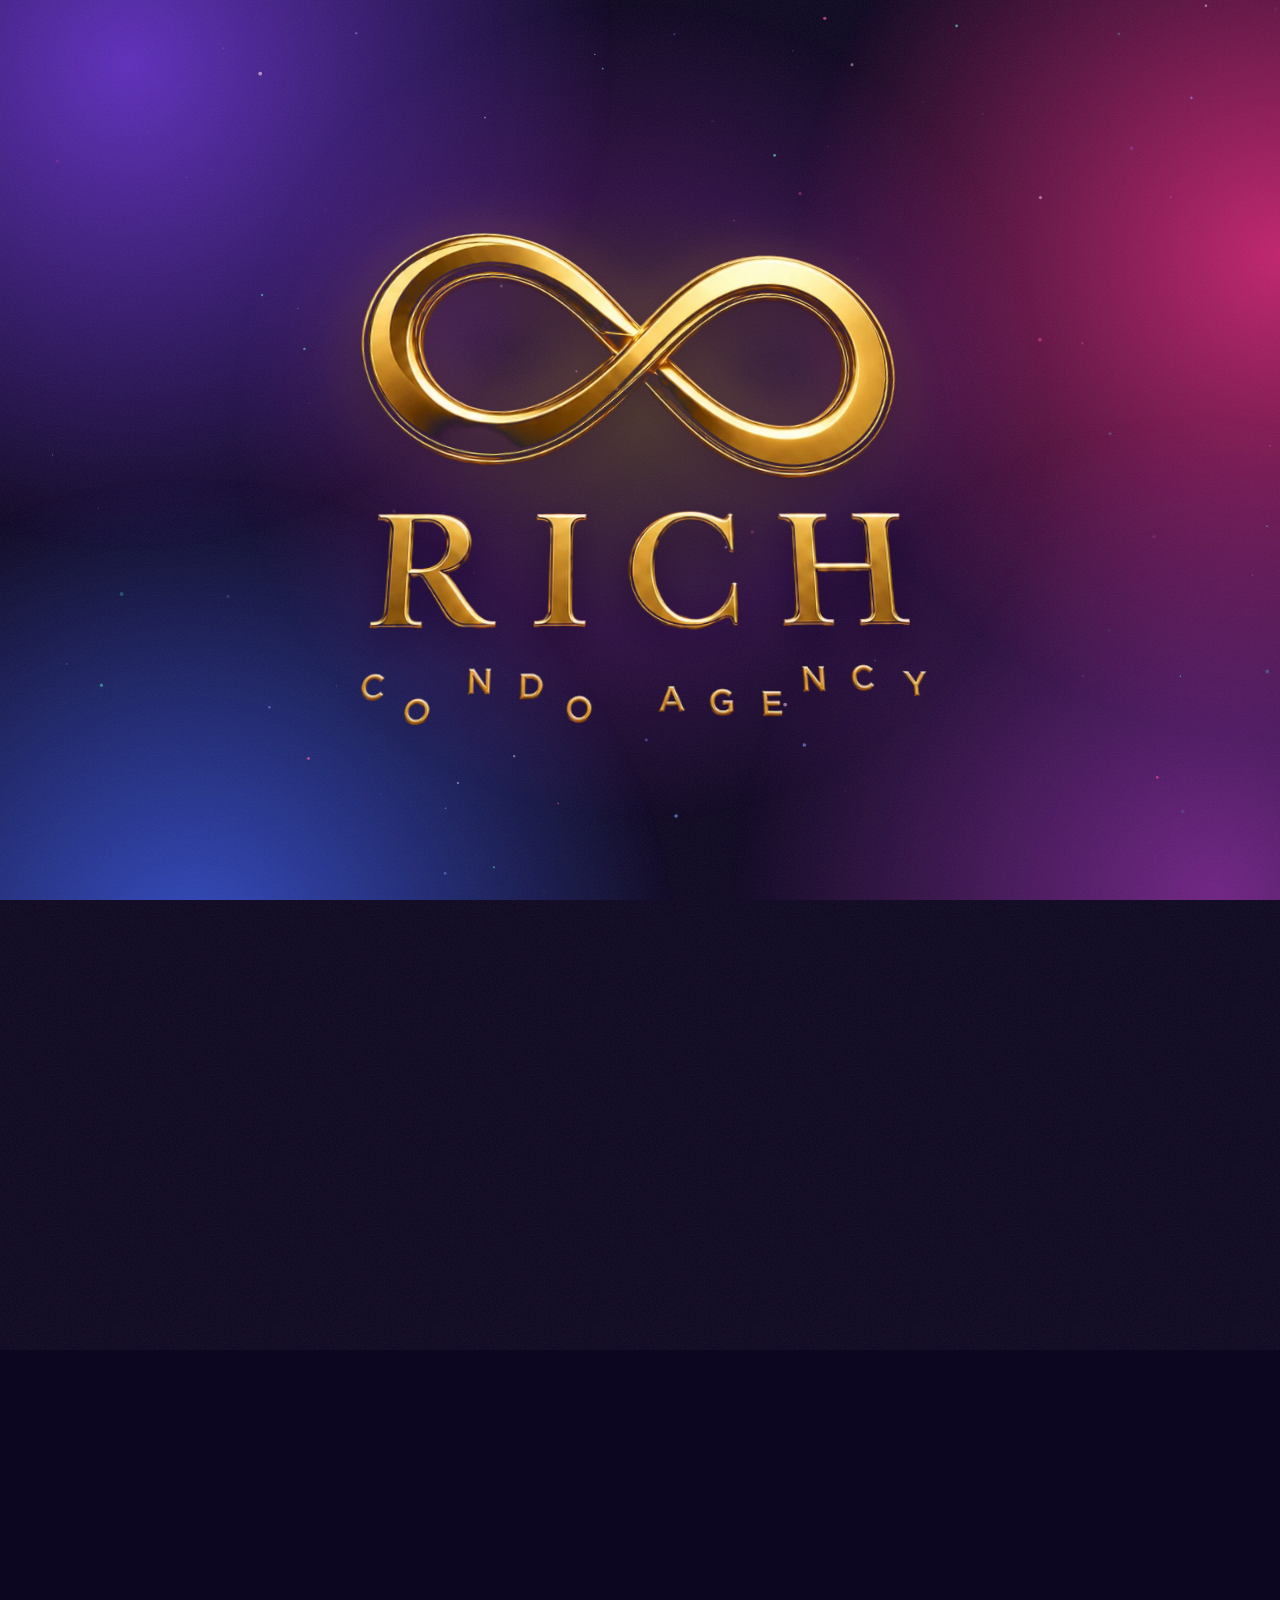
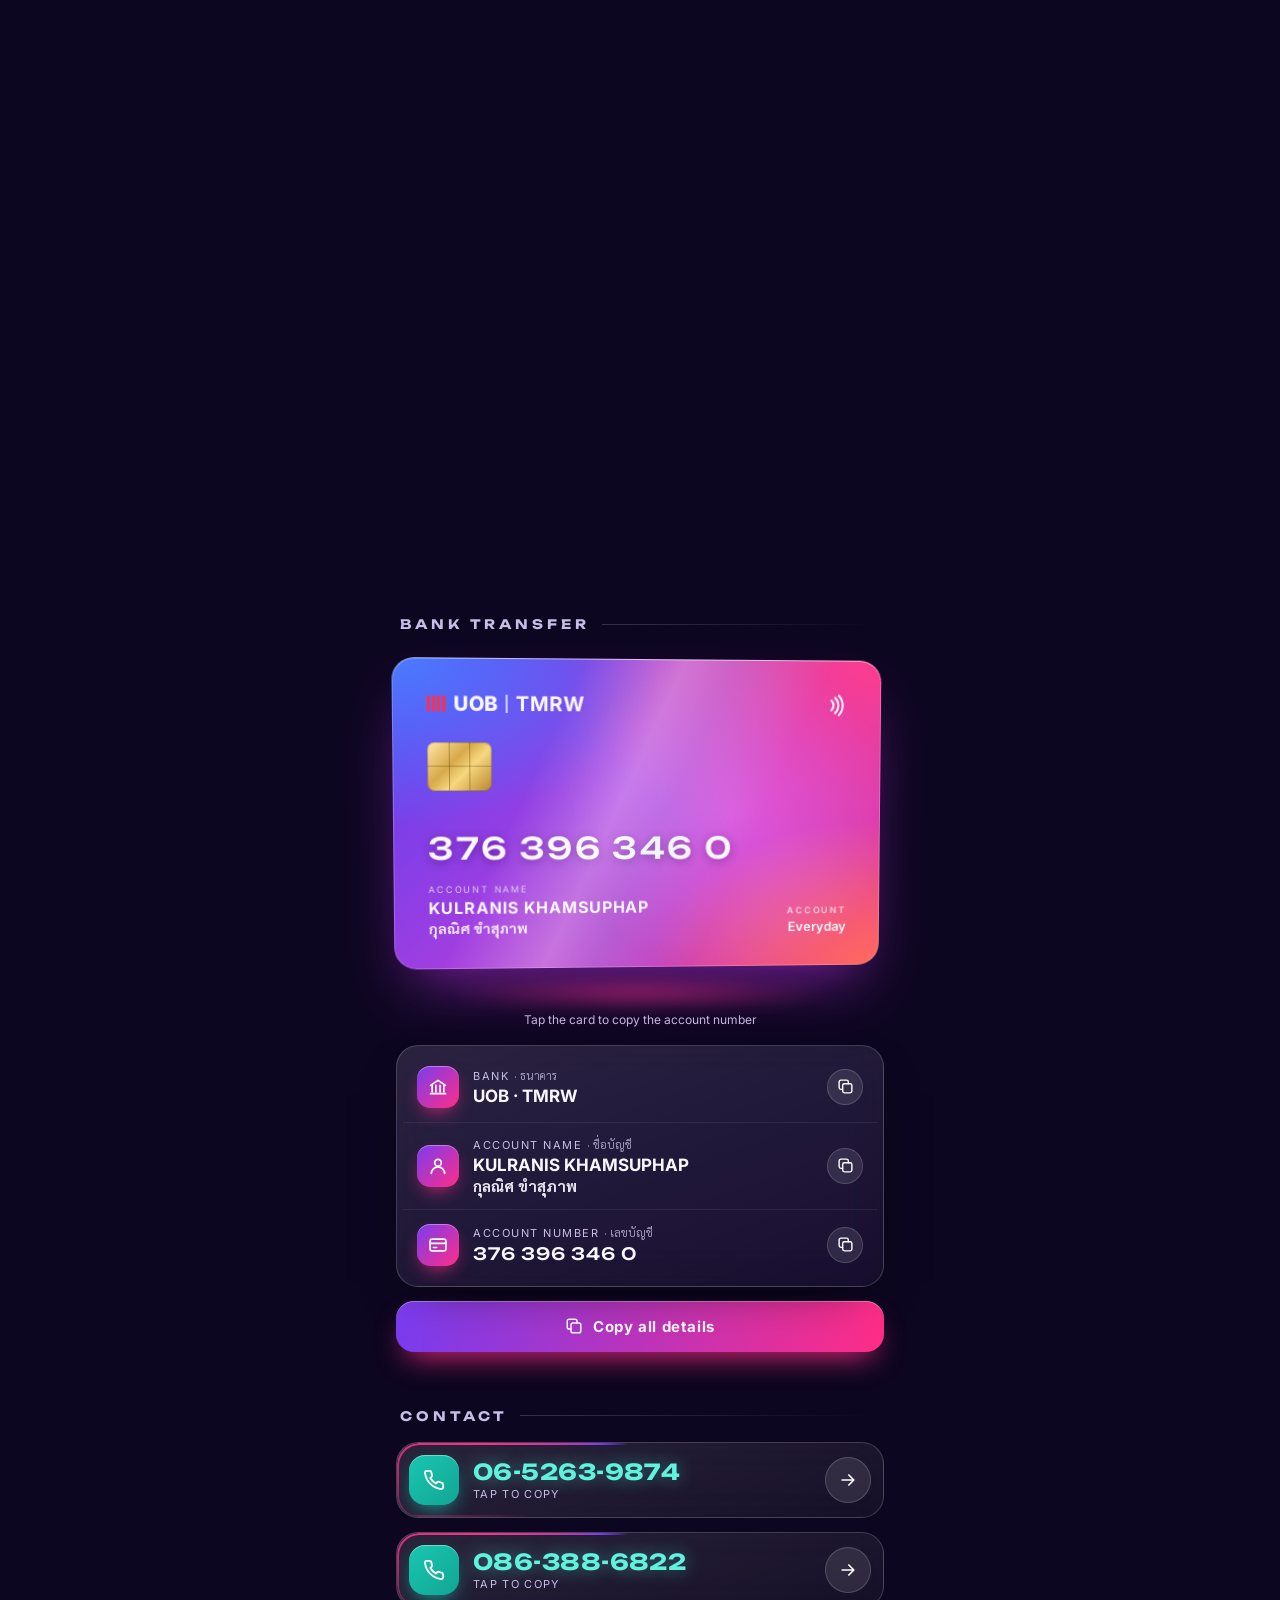
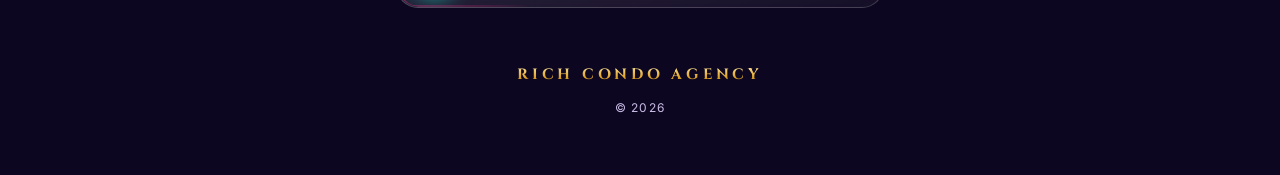
<file: rich/index.html>
<!doctype html>
<html lang="en">
<head>
<meta charset="utf-8">
<meta name="viewport" content="width=device-width, initial-scale=1, viewport-fit=cover">
<title>Rich Condo Agency</title>
<meta name="description" content="Rich Condo Agency — payment details and contact numbers.">
<meta name="theme-color" content="#140a2e">
<meta property="og:title" content="Rich Condo Agency">
<meta property="og:description" content="Payment details & contact">
<link rel="preconnect" href="https://fonts.googleapis.com">
<link rel="preconnect" href="https://fonts.gstatic.com" crossorigin>
<link rel="stylesheet" href="https://fonts.googleapis.com/css2?family=Cinzel:wght@600;700&family=Unbounded:wght@500;700;900&family=Inter:wght@400;500;600;700&family=Sarabun:wght@400;600&display=swap">
<style>
  /* ============================================================
     EDIT HERE — colors. Palette taken from the UOB TMRW app:
     violet → magenta-pink with a cool blue edge.
     ============================================================ */
  :root {
    --bg: #0d0620;
    --violet: #7a3cf0;
    --pink: #ff2d87;
    --magenta: #c13bd6;
    --blue: #3f63ff;
    --teal: #12a594;
    --ink: #fbf7ff;
    --muted: #c9bde6;
    --glass: rgba(255, 255, 255, 0.08);
    --glass-edge: rgba(255, 255, 255, 0.18);
    --font-display: "Unbounded", "Inter", system-ui, sans-serif;
    --font-logo: "Cinzel", "Trajan Pro", Georgia, serif;
    --font-body: "Inter", "Sarabun", system-ui, sans-serif;
    color-scheme: dark;
  }

  * { box-sizing: border-box; }
  html { -webkit-text-size-adjust: 100%; }
  body {
    margin: 0;
    background: var(--bg);
    color: var(--ink);
    font-family: var(--font-body);
    overflow-x: hidden;
    -webkit-tap-highlight-color: transparent;
  }
  button { font: inherit; color: inherit; }

  /* ---------- Background: drifting aurora blobs + film grain ---------- */
  .aurora { position: fixed; inset: 0; z-index: -2; overflow: hidden; pointer-events: none; }
  .blob {
    position: absolute; width: 90vmax; height: 90vmax; border-radius: 50%;
    opacity: .75; will-change: transform;
  }
  .blob.b1 { background: radial-gradient(circle, var(--violet) 0%, transparent 60%); top: -40vmax; left: -35vmax; animation: drift1 22s ease-in-out infinite alternate; }
  .blob.b2 { background: radial-gradient(circle, var(--pink) 0%, transparent 60%); top: -25vmax; right: -45vmax; animation: drift2 26s ease-in-out infinite alternate; }
  .blob.b3 { background: radial-gradient(circle, var(--blue) 0%, transparent 60%); bottom: -50vmax; left: -30vmax; animation: drift3 30s ease-in-out infinite alternate; }
  .blob.b4 { background: radial-gradient(circle, var(--magenta) 0%, transparent 60%); bottom: -45vmax; right: -40vmax; opacity: .55; animation: drift1 24s ease-in-out infinite alternate-reverse; }
  @keyframes drift1 { to { transform: translate(18vw, 22vh) scale(1.15); } }
  @keyframes drift2 { to { transform: translate(-22vw, 28vh) scale(.9); } }
  @keyframes drift3 { to { transform: translate(25vw, -18vh) scale(1.1); } }
  .grain {
    position: fixed; inset: -50%; z-index: -1; pointer-events: none; opacity: .09;
    background-image: url("data:image/svg+xml,%3Csvg xmlns='http://www.w3.org/2000/svg' width='160' height='160'%3E%3Cfilter id='n'%3E%3CfeTurbulence type='fractalNoise' baseFrequency='.9' numOctaves='3' stitchTiles='stitch'/%3E%3C/filter%3E%3Crect width='100%25' height='100%25' filter='url(%23n)'/%3E%3C/svg%3E");
    animation: grain 1.2s steps(6) infinite;
  }
  @keyframes grain { 50% { transform: translate(-5%, 4%); } 100% { transform: translate(3%, -6%); } }
  #sparks { position: fixed; inset: 0; width: 100%; height: 100%; z-index: -1; pointer-events: none; }

  /* ---------- HERO: the logo alone, pinned while it breaks apart ---------- */
  .hero { position: relative; height: 300vh; }
  .stage {
    position: sticky; top: 0; height: 100vh; height: 100svh;
    display: grid; place-items: center; overflow: hidden;
    perspective: 1000px;
  }
  /* Soft spotlight behind the logo */
  .halo {
    position: absolute; top: 50%; left: 50%; width: min(120vw, 760px); aspect-ratio: 1; border-radius: 50%;
    transform: translate(-50%, -55%);
    background: radial-gradient(circle, rgba(255, 196, 92, .22) 0%, rgba(193, 59, 214, .18) 35%, transparent 65%);
    pointer-events: none;
  }

  .scene {
    position: relative; transform-style: preserve-3d;
    display: flex; flex-direction: column; align-items: center;
  }

  /* Logo pieces are cut from the original gold artwork, so the shine and font match exactly */
  .logo {
    position: relative; width: min(84vw, 560px); aspect-ratio: 686 / 575;
    transform-style: preserve-3d;
  }
  .pc { position: absolute; display: block; will-change: transform, opacity, filter; }
  .pc img {
    display: block; width: 100%; height: auto; pointer-events: none; -webkit-user-drag: none;
    filter: drop-shadow(0 14px 18px rgba(20, 0, 40, .55));
    animation: intro 1.2s cubic-bezier(.2, .9, .25, 1.1) backwards, shine 5s ease-in-out infinite;
    animation-delay: var(--in), calc(2.2s + var(--sx) * 1.2s);
  }
  .pc.inf img { filter: drop-shadow(0 18px 24px rgba(20, 0, 40, .55)) drop-shadow(0 0 30px rgba(255, 196, 80, .25)); }
  @keyframes intro {
    from { opacity: 0; translate: 0 -50px; scale: .7; }
  }
  /* Light sweeps left→right across the letters (delay follows each piece's x position) */
  @keyframes shine {
    0%, 12%, 100% { -webkit-filter: none; }
    6% { -webkit-filter: brightness(1.45) saturate(1.15); }
  }
  /* Twinkling glints on the gold */
  .twinkle { position: absolute; width: 22px; height: 22px; margin: -11px 0 0 -11px; pointer-events: none;
    background: radial-gradient(circle, #fff 0 8%, transparent 40%),
      linear-gradient(90deg, transparent 46%, rgba(255,255,255,.95) 50%, transparent 54%),
      linear-gradient(0deg, transparent 46%, rgba(255,255,255,.95) 50%, transparent 54%);
    -webkit-mask: radial-gradient(circle, #000 20%, transparent 70%); mask: radial-gradient(circle, #000 20%, transparent 70%);
    opacity: 0; animation: twinkle 3.6s ease-in-out infinite; }
  @keyframes twinkle { 0%, 70%, 100% { opacity: 0; transform: scale(.3) rotate(0); } 82% { opacity: 1; transform: scale(1.2) rotate(45deg); } }
  .sr-only { position: absolute; width: 1px; height: 1px; overflow: hidden; clip: rect(0 0 0 0); white-space: nowrap; }

  .scroll-hint {
    position: absolute; bottom: max(28px, env(safe-area-inset-bottom)); left: 50%; transform: translateX(-50%);
    display: flex; flex-direction: column; align-items: center; gap: 8px; text-align: center;
    font-size: 11px; letter-spacing: .35em; text-transform: uppercase; color: var(--muted);
    animation: fadeUp 1s 2s backwards; white-space: nowrap;
  }
  .scroll-hint .th { font-family: "Sarabun", sans-serif; font-size: 14px; letter-spacing: .04em; text-transform: none; color: var(--ink); }
  .mouse { width: 24px; height: 38px; border: 2px solid rgba(255,255,255,.55); border-radius: 14px; position: relative; margin-bottom: 4px; }
  .mouse::after {
    content: ""; position: absolute; left: 50%; top: 7px; width: 4px; height: 8px; margin-left: -2px;
    border-radius: 2px; background: #fff; animation: wheel 1.6s ease-in-out infinite;
  }
  @keyframes wheel { 0% { opacity: 0; transform: translateY(-3px); } 30% { opacity: 1; } 100% { opacity: 0; transform: translateY(12px); } }
  @keyframes fadeUp { from { opacity: 0; transform: translate(var(--tx, 0), 16px); } to { opacity: 1; } }
  .scroll-hint { --tx: -50%; }

  /* ---------- CONTENT ---------- */
  main {
    position: relative; z-index: 2;
    width: min(100%, 520px); margin: -60vh auto 0; padding: 0 16px 60px;
  }
  .section-title {
    font-family: var(--font-display); font-weight: 700; font-size: 13px; letter-spacing: .3em;
    text-transform: uppercase; color: var(--muted); margin: 56px 4px 18px;
    display: flex; align-items: center; gap: 12px;
  }
  .section-title::after { content: ""; flex: 1; height: 1px; background: linear-gradient(90deg, var(--glass-edge), transparent); }

  /* Reveal-on-scroll */
  .rv { opacity: 0; transform: translateY(40px) rotateX(-18deg); transition: opacity .9s ease, transform 1s cubic-bezier(.2,.8,.2,1); transform-origin: 50% 0; }
  .rv.in { opacity: 1; transform: none; }

  /* 3D bank card */
  .card-wrap { perspective: 1100px; padding: 10px 0 0; }
  .card {
    --rx: 0deg; --ry: 0deg; --mx: 50%; --my: 50%;
    position: relative; width: 100%; aspect-ratio: 1.586; border-radius: 22px;
    transform-style: preserve-3d;
    transform: rotateX(var(--rx)) rotateY(var(--ry));
    transition: transform .25s ease-out;
    cursor: pointer; touch-action: pan-y;
  }
  .card-face {
    position: absolute; inset: 0; border-radius: inherit; overflow: hidden;
    background:
      radial-gradient(120% 120% at 0% 0%, #4b7bff 0%, transparent 45%),
      radial-gradient(120% 120% at 100% 0%, #ff3d8d 0%, transparent 55%),
      radial-gradient(120% 120% at 100% 100%, #ff6a5c 0%, transparent 40%),
      linear-gradient(135deg, #5b3ff0 0%, #a23ee0 45%, #ef3a9a 100%);
    box-shadow:
      0 30px 60px -20px rgba(160, 40, 200, .75),
      0 0 0 1px rgba(255,255,255,.22) inset,
      0 1px 0 rgba(255,255,255,.5) inset;
    padding: 6.5% 7%;
    display: flex; flex-direction: column;
    transform: translateZ(0);
  }
  /* Sheen that follows the pointer */
  .card-face::before {
    content: ""; position: absolute; inset: 0; pointer-events: none;
    background: radial-gradient(circle at var(--mx) var(--my), rgba(255,255,255,.45), transparent 45%);
    mix-blend-mode: overlay;
  }
  /* Holographic diagonal shimmer */
  .card-face::after {
    content: ""; position: absolute; inset: -50%; pointer-events: none;
    background: linear-gradient(115deg, transparent 40%, rgba(255,255,255,.28) 48%, rgba(180,240,255,.18) 52%, transparent 60%);
    animation: shimmer 5s ease-in-out infinite;
  }
  @keyframes shimmer { 0%, 30% { transform: translateX(-40%); } 70%, 100% { transform: translateX(40%); } }
  .card-top { display: flex; justify-content: space-between; align-items: center; transform: translateZ(30px); }
  .bank-logo { display: flex; align-items: center; gap: 8px; font-weight: 800; font-size: clamp(15px, 4.6vw, 20px); letter-spacing: .02em; }
  .bank-logo .bars { display: inline-grid; grid-template-columns: repeat(4, 3px); gap: 2px; height: 16px; }
  .bank-logo .bars span { background: #ff2f4a; border-radius: 1px; }
  .bank-logo .sep { width: 1.5px; height: 18px; background: rgba(255,255,255,.7); }
  .bank-logo .tmrw { font-weight: 700; letter-spacing: .06em; }
  .contactless { width: 26px; height: 26px; opacity: .9; }
  .chip {
    margin-top: 6%; width: 15%; aspect-ratio: 1.3; border-radius: 7px;
    background: linear-gradient(135deg, #ffe8a8, #d7a94a 40%, #f6d77f 60%, #b8862d);
    box-shadow: inset 0 0 0 1px rgba(0,0,0,.2);
    position: relative; transform: translateZ(25px);
  }
  .chip::before, .chip::after { content: ""; position: absolute; background: rgba(90,60,0,.35); }
  .chip::before { left: 33%; right: 33%; top: 0; bottom: 0; border-left: 1px solid rgba(90,60,0,.4); border-right: 1px solid rgba(90,60,0,.4); background: none; }
  .chip::after { top: 48%; left: 0; right: 0; height: 1px; }
  .acc-no {
    margin-top: auto; font-family: var(--font-display); font-weight: 500;
    font-size: clamp(19px, 6.4vw, 30px); letter-spacing: .08em;
    text-shadow: 0 2px 10px rgba(60, 0, 80, .45);
    transform: translateZ(40px);
  }
  .card-bottom { display: flex; justify-content: space-between; align-items: flex-end; margin-top: 4%; transform: translateZ(30px); }
  .card-bottom small { display: block; font-size: 9px; letter-spacing: .2em; text-transform: uppercase; opacity: .75; margin-bottom: 3px; }
  .card-bottom .holder { font-weight: 700; font-size: clamp(12px, 3.6vw, 16px); letter-spacing: .06em; }
  .th-name { font-family: "Sarabun", sans-serif !important; font-weight: 600; letter-spacing: 0 !important; opacity: .92; }
  .card-bottom .th-name { font-size: clamp(11px, 3.3vw, 14px); margin-top: 1px; }
  .row .val.th-name { font-size: 15px; margin-top: 1px; }
  .card-bottom .type { text-align: right; font-weight: 600; font-size: clamp(10px, 3vw, 13px); }
  .card-shadow {
    width: 80%; height: 30px; margin: 10px auto 0; border-radius: 50%;
    background: radial-gradient(ellipse, rgba(255,45,135,.55), transparent 70%);
    filter: blur(8px);
  }
  .tap-note { text-align: center; font-size: 12px; color: var(--muted); margin-top: 4px; }

  /* Glass detail rows (tap to copy) */
  .panel {
    margin-top: 18px; border-radius: 22px; padding: 6px;
    background: linear-gradient(160deg, rgba(255,255,255,.12), rgba(255,255,255,.04));
    border: 1px solid var(--glass-edge);
    -webkit-backdrop-filter: blur(18px) saturate(140%); backdrop-filter: blur(18px) saturate(140%);
    box-shadow: 0 20px 50px -25px rgba(0,0,0,.7);
  }
  .row {
    width: 100%; display: flex; align-items: center; gap: 14px; text-align: left;
    padding: 14px 14px; border: 0; background: transparent; border-radius: 16px; cursor: pointer;
    transition: background .2s, transform .15s;
  }
  .row + .row { border-top: 1px solid rgba(255,255,255,.07); border-radius: 0 0 16px 16px; }
  .row:hover { background: rgba(255,255,255,.06); }
  .row:active { transform: scale(.98); }
  .row .ico {
    flex: none; width: 42px; height: 42px; border-radius: 13px; display: grid; place-items: center;
    background: linear-gradient(135deg, var(--violet), var(--pink));
    box-shadow: 0 8px 20px -8px var(--pink), inset 0 1px 0 rgba(255,255,255,.35);
  }
  .row .ico svg { width: 20px; height: 20px; }
  .row .txt { flex: 1; min-width: 0; }
  .row .lbl { display: block; font-size: 11px; letter-spacing: .14em; text-transform: uppercase; color: var(--muted); }
  .row .lbl .th { font-family: "Sarabun", sans-serif; letter-spacing: 0; text-transform: none; opacity: .8; }
  .row .val { display: block; font-weight: 700; font-size: 17px; margin-top: 3px; word-break: break-word; }
  .row .val.mono { font-family: var(--font-display); font-weight: 500; letter-spacing: .06em; }
  .copy-ico {
    flex: none; width: 36px; height: 36px; border-radius: 50%; display: grid; place-items: center;
    background: rgba(255,255,255,.1); border: 1px solid rgba(255,255,255,.16);
    transition: background .25s, transform .25s;
  }
  .copy-ico svg { width: 17px; height: 17px; }
  .row.copied .copy-ico { background: var(--teal); transform: scale(1.1); }

  .copy-all {
    width: 100%; margin-top: 14px; padding: 16px; border-radius: 18px; border: 0; cursor: pointer;
    font-weight: 700; font-size: 15px; letter-spacing: .04em;
    background: linear-gradient(90deg, var(--violet), var(--pink), var(--violet));
    background-size: 200% 100%; animation: flow 4s linear infinite;
    box-shadow: 0 14px 30px -12px var(--pink), inset 0 1px 0 rgba(255,255,255,.35);
    display: flex; align-items: center; justify-content: center; gap: 10px;
    transition: transform .15s;
  }
  .copy-all:active { transform: scale(.97); }
  .copy-all svg { width: 18px; height: 18px; }
  @keyframes flow { to { background-position: -200% 0; } }

  /* Phone pills */
  .phones { display: grid; gap: 14px; }
  .phone {
    position: relative; display: flex; align-items: center; gap: 14px;
    padding: 12px 12px 12px 12px; border-radius: 22px; overflow: hidden;
    background: linear-gradient(160deg, rgba(255,255,255,.12), rgba(255,255,255,.04));
    border: 1px solid var(--glass-edge);
    -webkit-backdrop-filter: blur(18px); backdrop-filter: blur(18px);
    transform-style: preserve-3d; transition: transform .2s;
  }
  .phone::before {
    content: ""; position: absolute; inset: 0; border-radius: inherit; padding: 1.5px; pointer-events: none;
    background: conic-gradient(from var(--a, 0deg), transparent 0 70%, var(--pink), var(--violet), transparent 95%);
    -webkit-mask: linear-gradient(#000 0 0) content-box, linear-gradient(#000 0 0);
    -webkit-mask-composite: xor; mask-composite: exclude;
    animation: orbit 4s linear infinite;
  }
  @property --a { syntax: "<angle>"; inherits: false; initial-value: 0deg; }
  @keyframes orbit { to { --a: 360deg; } }
  .phone .copy-btn {
    flex: 1; display: flex; align-items: center; gap: 14px; min-width: 0;
    background: none; border: 0; padding: 0; text-align: left; cursor: pointer;
  }
  .phone .ico {
    flex: none; width: 50px; height: 50px; border-radius: 16px; display: grid; place-items: center;
    background: linear-gradient(135deg, #18c7b0, var(--teal));
    box-shadow: 0 8px 22px -8px #18c7b0, inset 0 1px 0 rgba(255,255,255,.4);
  }
  .phone .ico svg { width: 22px; height: 22px; }
  .phone .num { font-family: var(--font-display); font-weight: 700; font-size: clamp(16px, 4.9vw, 22px); letter-spacing: .02em; white-space: nowrap; color: #5ff2dc; text-shadow: 0 0 18px rgba(95,242,220,.45); }
  .phone .hint { display: block; font-size: 11px; color: var(--muted); letter-spacing: .12em; text-transform: uppercase; margin-top: 2px; }
  .phone .call {
    flex: none; width: 46px; height: 46px; border-radius: 50%; display: grid; place-items: center;
    background: rgba(255,255,255,.1); border: 1px solid rgba(255,255,255,.18); color: #fff; text-decoration: none;
  }
  .phone .call svg { width: 20px; height: 20px; }
  .phone:active { transform: scale(.98); }
  .phone.copied .ico { background: linear-gradient(135deg, var(--pink), var(--violet)); }

  footer { text-align: center; color: var(--muted); font-size: 12px; margin-top: 56px; letter-spacing: .1em; }
  footer b { font-family: var(--font-logo); font-size: 15px; letter-spacing: .25em; background: linear-gradient(180deg, #fff1b8, #e0a62c 60%, #a8701a); -webkit-background-clip: text; background-clip: text; -webkit-text-fill-color: transparent; }

  /* Toast */
  .toast {
    position: fixed; left: 50%; bottom: max(26px, env(safe-area-inset-bottom)); z-index: 50;
    transform: translate(-50%, 140%); opacity: 0;
    display: flex; align-items: center; gap: 10px;
    padding: 13px 20px; border-radius: 999px; font-weight: 600; font-size: 14px;
    background: rgba(20, 10, 45, .85); border: 1px solid var(--glass-edge);
    -webkit-backdrop-filter: blur(14px); backdrop-filter: blur(14px);
    box-shadow: 0 14px 40px -10px rgba(255,45,135,.6);
    transition: transform .45s cubic-bezier(.2,1.2,.3,1), opacity .3s;
    white-space: nowrap;
  }
  .toast.show { transform: translate(-50%, 0); opacity: 1; }
  .toast .dot { width: 22px; height: 22px; border-radius: 50%; background: var(--teal); display: grid; place-items: center; }
  .toast .dot svg { width: 13px; height: 13px; }

  @media (prefers-reduced-motion: reduce) {
    *, *::before, *::after { animation-duration: .01ms !important; animation-iteration-count: 1 !important; transition-duration: .01ms !important; }
  }
</style>
</head>
<body>

<div class="aurora" aria-hidden="true">
  <div class="blob b1"></div><div class="blob b2"></div><div class="blob b3"></div><div class="blob b4"></div>
</div>
<div class="grain" aria-hidden="true"></div>
<canvas id="sparks" aria-hidden="true"></canvas>

<!-- ======================= HERO ======================= -->
<section class="hero" id="hero">
  <div class="stage">
    <div class="halo" id="halo" aria-hidden="true"></div>

    <div class="scene" id="scene">
      <!-- EDIT HERE — the logo images below are cut from the original artwork -->
      <h1 class="sr-only">Rich Condo Agency</h1>
      <div class="logo" id="logo" aria-hidden="true">
<!-- logo pieces cut from the original artwork; aspect 686/575 -->
        <img class="raw inf" alt="" style="left:0.000%;top:0.000%;width:100.000%" src="[data-uri]">
        <img class="raw rich" alt="" style="left:3.790%;top:62.261%;width:22.303%" src="[data-uri]">
        <img class="raw rich" alt="" style="left:31.050%;top:62.435%;width:10.058%" src="[data-uri]">
        <img class="raw rich" alt="" style="left:47.085%;top:62.087%;width:19.825%" src="[data-uri]">
        <img class="raw rich" alt="" style="left:73.469%;top:62.435%;width:23.032%" src="[data-uri]">
        <img class="raw agency" alt="" style="left:4.519%;top:93.565%;width:4.665%" src="[data-uri]">
        <img class="raw agency" alt="" style="left:12.391%;top:93.565%;width:5.248%" src="[data-uri]">
        <img class="raw agency" alt="" style="left:21.137%;top:93.565%;width:4.665%" src="[data-uri]">
        <img class="raw agency" alt="" style="left:29.592%;top:93.565%;width:4.665%" src="[data-uri]">
        <img class="raw agency" alt="" style="left:37.609%;top:93.565%;width:5.248%" src="[data-uri]">
        <img class="raw agency" alt="" style="left:51.603%;top:93.565%;width:5.102%" src="[data-uri]">
        <img class="raw agency" alt="" style="left:59.913%;top:93.565%;width:4.665%" src="[data-uri]">
        <img class="raw agency" alt="" style="left:68.367%;top:93.565%;width:4.082%" src="[data-uri]">
        <img class="raw agency" alt="" style="left:76.093%;top:93.565%;width:4.665%" src="[data-uri]">
        <img class="raw agency" alt="" style="left:84.257%;top:93.565%;width:4.519%" src="[data-uri]">
        <img class="raw agency" alt="" style="left:91.983%;top:93.565%;width:4.810%" src="[data-uri]">
        <span class="twinkle" style="left:16%;top:22%;animation-delay:2.6s"></span>
        <span class="twinkle" style="left:79%;top:9%;animation-delay:3.8s"></span>
        <span class="twinkle" style="left:51%;top:30%;animation-delay:5.1s"></span>
        <span class="twinkle" style="left:91%;top:70%;animation-delay:4.4s"></span>
      </div>
    </div>

    <div class="scroll-hint" id="hint"><div class="mouse"></div><span class="th">เลื่อนลงเพื่อดูข้อมูล</span>Scroll down</div>
  </div>
</section>

<!-- ======================= CONTENT ======================= -->
<main>
  <div class="section-title rv">Bank transfer</div>

  <div class="card-wrap rv">
    <div class="card" id="card" role="button" tabindex="0" aria-label="Copy account number">
      <div class="card-face">
        <div class="card-top">
          <div class="bank-logo">
            <span class="bars"><span></span><span></span><span></span><span></span></span>
            <span>UOB</span><span class="sep"></span><span class="tmrw">TMRW</span>
          </div>
          <svg class="contactless" viewBox="0 0 24 24" fill="none" stroke="#fff" stroke-width="2" stroke-linecap="round"><path d="M8.5 7.5a6 6 0 0 1 0 9"/><path d="M12 5a9.5 9.5 0 0 1 0 14"/><path d="M15.5 3a13 13 0 0 1 0 18"/></svg>
        </div>
        <div class="chip"></div>
        <!-- EDIT HERE — account number shown on the card -->
        <div class="acc-no">376 396 346 0</div>
        <div class="card-bottom">
          <div>
            <small>Account name</small>
            <div class="holder">KULRANIS KHAMSUPHAP</div>
            <div class="holder th-name">กุลณิศ ขำสุภาพ</div>
          </div>
          <div class="type"><small>Account</small>Everyday</div>
        </div>
      </div>
    </div>
    <div class="card-shadow"></div>
    <div class="tap-note">Tap the card to copy the account number</div>
  </div>

  <!-- EDIT HERE — data-copy is exactly what gets copied when tapped -->
  <div class="panel rv">
    <button class="row" data-copy="UOB (United Overseas Bank Thailand) — TMRW" data-label="Bank name">
      <span class="ico"><svg viewBox="0 0 24 24" fill="none" stroke="#fff" stroke-width="2" stroke-linecap="round" stroke-linejoin="round"><path d="M3 10 12 4l9 6"/><path d="M5 10v8M9.5 10v8M14.5 10v8M19 10v8"/><path d="M3 20h18"/></svg></span>
      <span class="txt"><span class="lbl">Bank <span class="th">· ธนาคาร</span></span><span class="val">UOB · TMRW</span></span>
      <span class="copy-ico"></span>
    </button>
    <button class="row" data-copy="KULRANIS KHAMSUPHAP (กุลณิศ ขำสุภาพ)" data-label="Account name">
      <span class="ico"><svg viewBox="0 0 24 24" fill="none" stroke="#fff" stroke-width="2" stroke-linecap="round" stroke-linejoin="round"><circle cx="12" cy="8" r="4"/><path d="M4 21a8 8 0 0 1 16 0"/></svg></span>
      <span class="txt"><span class="lbl">Account name <span class="th">· ชื่อบัญชี</span></span><span class="val">KULRANIS KHAMSUPHAP</span><span class="val th-name">กุลณิศ ขำสุภาพ</span></span>
      <span class="copy-ico"></span>
    </button>
    <button class="row" data-copy="3763963460" data-label="Account number" id="accRow">
      <span class="ico"><svg viewBox="0 0 24 24" fill="none" stroke="#fff" stroke-width="2" stroke-linecap="round" stroke-linejoin="round"><rect x="2.5" y="5" width="19" height="14" rx="2.5"/><path d="M2.5 10h19M6.5 15h4"/></svg></span>
      <span class="txt"><span class="lbl">Account number <span class="th">· เลขบัญชี</span></span><span class="val mono">376 396 346 0</span></span>
      <span class="copy-ico"></span>
    </button>
  </div>

  <button class="copy-all rv" id="copyAll"
    data-copy="Bank: UOB (TMRW)&#10;Account name: KULRANIS KHAMSUPHAP (กุลณิศ ขำสุภาพ)&#10;Account number: 376 396 346 0">
    <svg viewBox="0 0 24 24" fill="none" stroke="#fff" stroke-width="2" stroke-linecap="round" stroke-linejoin="round"><rect x="8" y="8" width="13" height="13" rx="2.5"/><path d="M16 8V5.5A2.5 2.5 0 0 0 13.5 3h-8A2.5 2.5 0 0 0 3 5.5v8A2.5 2.5 0 0 0 5.5 16H8"/></svg>
    Copy all details
  </button>

  <div class="section-title rv">Contact</div>

  <!-- EDIT HERE — phone numbers. data-copy = copied text, href = number dialed -->
  <div class="phones">
    <div class="phone rv">
      <button class="copy-btn" data-copy="0652639874" data-label="Phone number">
        <span class="ico"><svg viewBox="0 0 24 24" fill="none" stroke="#fff" stroke-width="2" stroke-linecap="round" stroke-linejoin="round"><path d="M22 16.9v3a2 2 0 0 1-2.2 2 19.8 19.8 0 0 1-8.6-3.1 19.5 19.5 0 0 1-6-6A19.8 19.8 0 0 1 2.1 4.2 2 2 0 0 1 4.1 2h3a2 2 0 0 1 2 1.7c.1.9.4 1.8.7 2.7a2 2 0 0 1-.5 2.1L8 9.8a16 16 0 0 0 6 6l1.3-1.3a2 2 0 0 1 2.1-.4c.9.3 1.8.6 2.7.7a2 2 0 0 1 1.7 2z"/></svg></span>
        <span><span class="num">06-5263-9874</span><span class="hint">Tap to copy</span></span>
      </button>
      <a class="call" href="tel:0652639874" aria-label="Call 06-5263-9874"><svg viewBox="0 0 24 24" fill="none" stroke="currentColor" stroke-width="2" stroke-linecap="round" stroke-linejoin="round"><path d="M5 12h14M13 6l6 6-6 6"/></svg></a>
    </div>
    <div class="phone rv">
      <button class="copy-btn" data-copy="0863886822" data-label="Phone number">
        <span class="ico"><svg viewBox="0 0 24 24" fill="none" stroke="#fff" stroke-width="2" stroke-linecap="round" stroke-linejoin="round"><path d="M22 16.9v3a2 2 0 0 1-2.2 2 19.8 19.8 0 0 1-8.6-3.1 19.5 19.5 0 0 1-6-6A19.8 19.8 0 0 1 2.1 4.2 2 2 0 0 1 4.1 2h3a2 2 0 0 1 2 1.7c.1.9.4 1.8.7 2.7a2 2 0 0 1-.5 2.1L8 9.8a16 16 0 0 0 6 6l1.3-1.3a2 2 0 0 1 2.1-.4c.9.3 1.8.6 2.7.7a2 2 0 0 1 1.7 2z"/></svg></span>
        <span><span class="num">086-388-6822</span><span class="hint">Tap to copy</span></span>
      </button>
      <a class="call" href="tel:0863886822" aria-label="Call 086-388-6822"><svg viewBox="0 0 24 24" fill="none" stroke="currentColor" stroke-width="2" stroke-linecap="round" stroke-linejoin="round"><path d="M5 12h14M13 6l6 6-6 6"/></svg></a>
    </div>
  </div>

  <footer class="rv"><b>RICH CONDO AGENCY</b><br><br>© <span id="year"></span></footer>
</main>

<div class="toast" id="toast" role="status" aria-live="polite">
  <span class="dot"><svg viewBox="0 0 24 24" fill="none" stroke="#fff" stroke-width="3" stroke-linecap="round" stroke-linejoin="round"><path d="M5 12.5 10 17l9-10"/></svg></span>
  <span id="toastText">Copied</span>
</div>

<script>
(() => {
  const reduce = matchMedia('(prefers-reduced-motion: reduce)').matches;
  const ICON_COPY = '<svg viewBox="0 0 24 24" fill="none" stroke="#fff" stroke-width="2" stroke-linecap="round" stroke-linejoin="round"><rect x="8" y="8" width="13" height="13" rx="2.5"/><path d="M16 8V5.5A2.5 2.5 0 0 0 13.5 3h-8A2.5 2.5 0 0 0 3 5.5v8A2.5 2.5 0 0 0 5.5 16H8"/></svg>';
  const ICON_OK = '<svg viewBox="0 0 24 24" fill="none" stroke="#fff" stroke-width="3" stroke-linecap="round" stroke-linejoin="round"><path d="M5 12.5 10 17l9-10"/></svg>';
  document.querySelectorAll('.copy-ico').forEach(el => el.innerHTML = ICON_COPY);
  document.getElementById('year').textContent = new Date().getFullYear();

  /* ---------- Logo pieces: wrap each cut-out and give it a flight path ---------- */
  const pieces = [];
  let order = 0;
  document.querySelectorAll('#logo img.raw').forEach(img => {
    const wrap = document.createElement('span');
    wrap.className = img.className.replace('raw', 'pc');
    wrap.style.cssText = img.style.cssText;
    img.removeAttribute('style'); img.className = '';
    img.parentNode.insertBefore(wrap, img); wrap.appendChild(img);
    const left = parseFloat(wrap.style.left) / 100, width = parseFloat(wrap.style.width) / 100;
    const cx = left + width / 2 - .5;               // -0.5 … 0.5 across the logo
    img.style.setProperty('--sx', (cx + .5).toFixed(3));
    const kind = wrap.classList.contains('inf') ? 'inf' : wrap.classList.contains('rich') ? 'rich' : 'agency';
    img.style.setProperty('--in', kind === 'inf' ? '.15s' : (.75 + order++ * .06).toFixed(2) + 's');
    const r = Math.random;
    pieces.push({ el: wrap, kind, ...(
      kind === 'inf'
        // infinity: spins one and a half turns, rushes at the camera and dissolves
        ? { x: 0, y: -160, z: 560, rx: 35, ry: 540, rz: 0, from: .04, to: .74 }
      : kind === 'rich'
        // RICH: big letters burst toward the camera, spinning outward
        ? { x: cx * 900 + (r() - .5) * 80, y: (r() - .6) * 320, z: 380 + r() * 520,
            rx: (r() - .5) * 260, ry: cx * 160 + (r() - .5) * 80, rz: (r() - .5) * 140,
            from: .1 + Math.abs(cx) * .1 + r() * .05, to: .8 }
        // CONDO AGENCY: small letters scatter sideways and fall away
        : { x: cx * 520 + (r() - .5) * 60, y: 200 + r() * 220, z: -100 + r() * 300,
            rx: 60 + r() * 120, ry: (r() - .5) * 90, rz: cx * 60,
            from: .02 + r() * .08, to: .5 }) });
  });

  const hero = document.getElementById('hero');
  const scene = document.getElementById('scene');
  const logo = document.getElementById('logo');
  const hint = document.getElementById('hint');
  const halo = document.getElementById('halo');

  const clamp = (v, a = 0, b = 1) => Math.min(b, Math.max(a, v));
  const ease = t => t < .5 ? 4 * t * t * t : 1 - Math.pow(-2 * t + 2, 3) / 2;
  let target = 0, current = 0, px = 0, py = 0, tpx = 0, tpy = 0;

  function readScroll() {
    const max = hero.offsetHeight - innerHeight;
    target = clamp(scrollY / Math.max(1, max));
  }
  addEventListener('scroll', readScroll, { passive: true });
  addEventListener('resize', readScroll);
  readScroll();

  // Pointer parallax for the hero scene
  addEventListener('pointermove', e => {
    tpx = (e.clientX / innerWidth - .5);
    tpy = (e.clientY / innerHeight - .5);
  }, { passive: true });

  function frame(now) {
    current += (target - current) * (reduce ? 1 : .12);
    px += (tpx - px) * .06; py += (tpy - py) * .06;
    const p = current;
    const scale = logo.offsetWidth / 560;
    const float = reduce ? 0 : Math.sin(now / 1400) * (1 - p);

    // Whole logo: idle float + slight tilt back as scrolling begins
    scene.style.transform =
      `translateY(${float * 8}px) rotateY(${px * 16 + float * 4}deg) rotateX(${-py * 10 + ease(clamp(p / .2)) * 20}deg)`;

    pieces.forEach(L => {
      const t = ease(clamp((p - L.from) / (L.to - L.from)));
      L.el.style.transform =
        `translate3d(${L.x * t * scale}px, ${L.y * t * scale}px, ${L.z * t}px) ` +
        `rotateX(${L.rx * t}deg) rotateY(${L.ry * t}deg) rotateZ(${L.rz * t}deg)` +
        (L.kind === 'inf' ? ` scale(${1 + t * .5})` : '');
      L.el.style.opacity = 1 - clamp((t - .5) / .45);
      L.el.style.filter = t > .02 ? `blur(${(clamp((t - .25) / .75) * 9).toFixed(2)}px)` : '';
    });

    hint.style.opacity = 1 - clamp(p / .06);
    halo.style.opacity = 1 - clamp((p - .2) / .6);
    halo.style.transform = `translate(-50%, -55%) scale(${1 + p * 1.2})`;

    requestAnimationFrame(frame);
  }
  requestAnimationFrame(frame);

  /* ---------- Reveal-on-scroll ---------- */
  const io = new IntersectionObserver(entries => {
    entries.forEach(en => { if (en.isIntersecting) { en.target.classList.add('in'); io.unobserve(en.target); } });
  }, { threshold: .15 });
  document.querySelectorAll('.rv').forEach((el, i) => { el.style.transitionDelay = (i % 3) * 80 + 'ms'; io.observe(el); });

  /* ---------- 3D tilt card ---------- */
  const card = document.getElementById('card');
  function tilt(x, y) {
    const r = card.getBoundingClientRect();
    const nx = clamp((x - r.left) / r.width), ny = clamp((y - r.top) / r.height);
    card.style.setProperty('--ry', ((nx - .5) * 26).toFixed(2) + 'deg');
    card.style.setProperty('--rx', ((.5 - ny) * 22).toFixed(2) + 'deg');
    card.style.setProperty('--mx', (nx * 100).toFixed(1) + '%');
    card.style.setProperty('--my', (ny * 100).toFixed(1) + '%');
  }
  function untilt() { card.style.setProperty('--rx', '0deg'); card.style.setProperty('--ry', '0deg'); }
  card.addEventListener('pointermove', e => tilt(e.clientX, e.clientY));
  card.addEventListener('pointerleave', untilt);
  let touching = false;
  card.addEventListener('touchstart', () => touching = true, { passive: true });
  card.addEventListener('touchmove', e => { const t = e.touches[0]; tilt(t.clientX, t.clientY); }, { passive: true });
  card.addEventListener('touchend', () => { touching = false; untilt(); });
  // Gentle idle float so the card feels alive on phones
  if (!reduce) {
    let idle = 0;
    setInterval(() => {
      if (touching || card.matches(':hover')) return;
      idle += .05;
      card.style.setProperty('--ry', (Math.sin(idle) * 8).toFixed(2) + 'deg');
      card.style.setProperty('--rx', (Math.cos(idle * .8) * 5).toFixed(2) + 'deg');
      card.style.setProperty('--mx', (50 + Math.sin(idle) * 40).toFixed(1) + '%');
    }, 60);
  }

  /* ---------- Copy to clipboard ---------- */
  const toast = document.getElementById('toast');
  const toastText = document.getElementById('toastText');
  let toastTimer;
  function showToast(msg) {
    toastText.textContent = msg;
    toast.classList.add('show');
    clearTimeout(toastTimer);
    toastTimer = setTimeout(() => toast.classList.remove('show'), 1800);
  }
  async function copy(text) {
    try { await navigator.clipboard.writeText(text); return true; }
    catch {
      const ta = document.createElement('textarea');
      ta.value = text; ta.setAttribute('readonly', '');
      ta.style.cssText = 'position:fixed;top:0;left:0;opacity:0;';
      document.body.appendChild(ta); ta.select(); ta.setSelectionRange(0, text.length);
      let ok = false; try { ok = document.execCommand('copy'); } catch {}
      ta.remove(); return ok;
    }
  }
  async function handle(el, holder) {
    const ok = await copy(el.dataset.copy);
    const label = el.dataset.label || 'Details';
    showToast(ok ? `${label} copied` : 'Copy failed — long-press to copy');
    if (navigator.vibrate) navigator.vibrate(18);
    const host = holder || el;
    host.classList.add('copied');
    const ci = host.querySelector('.copy-ico');
    if (ci) ci.innerHTML = ICON_OK;
    setTimeout(() => { host.classList.remove('copied'); if (ci) ci.innerHTML = ICON_COPY; }, 1500);
    burst(el);
  }
  document.querySelectorAll('.row').forEach(el => el.addEventListener('click', () => handle(el)));
  document.querySelectorAll('.phone .copy-btn').forEach(el => el.addEventListener('click', () => handle(el, el.parentElement)));
  document.getElementById('copyAll').dataset.label = 'All details';
  document.getElementById('copyAll').addEventListener('click', e => handle(e.currentTarget));
  const accRow = document.getElementById('accRow');
  card.addEventListener('click', () => handle(accRow));
  card.addEventListener('keydown', e => { if (e.key === 'Enter' || e.key === ' ') { e.preventDefault(); handle(accRow); } });

  /* ---------- Sparks canvas: floating dust + copy bursts ---------- */
  const cv = document.getElementById('sparks');
  const ctx = cv.getContext('2d');
  let W, H, dpr;
  const dust = [], pops = [];
  function size() {
    dpr = Math.min(2, devicePixelRatio || 1);
    W = cv.width = innerWidth * dpr; H = cv.height = innerHeight * dpr;
  }
  size(); addEventListener('resize', size);
  const COLORS = ['#ff5fa8', '#b682ff', '#7fa0ff', '#ffd1f0', '#5ff2dc'];
  const count = innerWidth < 600 ? 45 : 90;
  for (let i = 0; i < count; i++) dust.push({
    x: Math.random(), y: Math.random(), r: Math.random() * 1.6 + .4,
    s: Math.random() * .00025 + .00008, c: COLORS[i % COLORS.length], tw: Math.random() * 6.28,
  });
  function burst(el) {
    if (reduce) return;
    const r = el.getBoundingClientRect();
    const cx = (r.left + r.width / 2) * dpr, cy = (r.top + r.height / 2) * dpr;
    for (let i = 0; i < 28; i++) {
      const a = Math.random() * 6.28, v = (2 + Math.random() * 5) * dpr;
      pops.push({ x: cx, y: cy, vx: Math.cos(a) * v, vy: Math.sin(a) * v - 2 * dpr, life: 1, c: COLORS[i % COLORS.length], r: (1.5 + Math.random() * 2.5) * dpr });
    }
  }
  function draw() {
    ctx.clearRect(0, 0, W, H);
    dust.forEach(d => {
      d.y -= d.s; if (d.y < -.02) { d.y = 1.02; d.x = Math.random(); }
      d.tw += .03;
      ctx.globalAlpha = .35 + Math.sin(d.tw) * .3;
      ctx.fillStyle = d.c;
      ctx.beginPath(); ctx.arc(d.x * W, d.y * H, d.r * dpr, 0, 6.28); ctx.fill();
    });
    for (let i = pops.length - 1; i >= 0; i--) {
      const s = pops[i];
      s.x += s.vx; s.y += s.vy; s.vy += .18 * dpr; s.vx *= .97; s.life -= .022;
      if (s.life <= 0) { pops.splice(i, 1); continue; }
      ctx.globalAlpha = s.life; ctx.fillStyle = s.c;
      ctx.beginPath(); ctx.arc(s.x, s.y, s.r * s.life, 0, 6.28); ctx.fill();
    }
    ctx.globalAlpha = 1;
    requestAnimationFrame(draw);
  }
  if (!reduce) requestAnimationFrame(draw);
})();
</script>
</body>
</html>
</file>
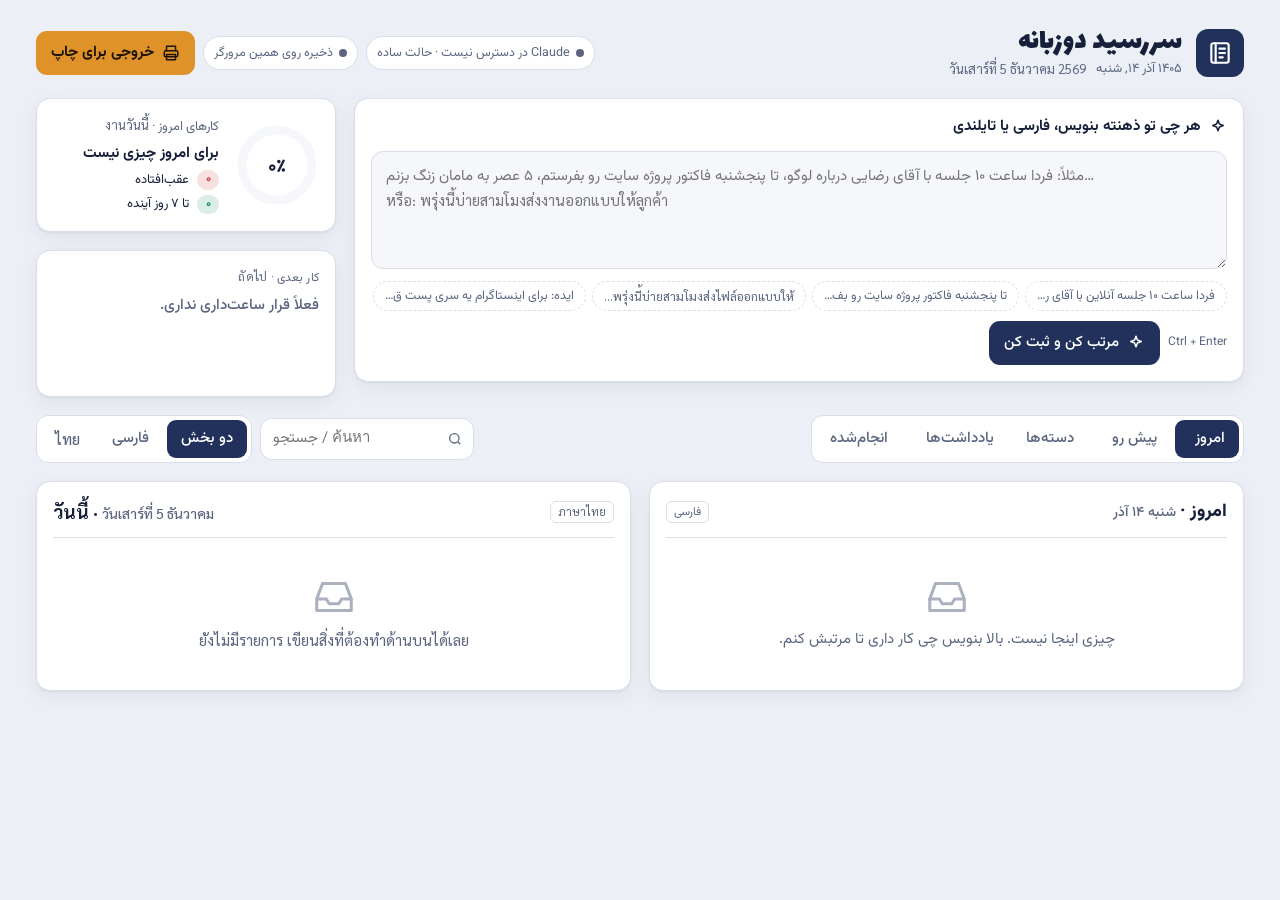
<file: sarresid/index.html>
<title>سررسید دوزبانه</title>
<link rel="preconnect" href="https://fonts.googleapis.com">
<link rel="preconnect" href="https://fonts.gstatic.com" crossorigin>
<link rel="stylesheet" href="https://fonts.googleapis.com/css2?family=Lalezar&family=Vazirmatn:wght@400;500;700;800&family=Sarabun:wght@400;500;700&display=swap">
<style>
/* Layout: header with the day's date, a composer row (write → Claude organizes), then tabbed views
   shown as two side-by-side panes: Persian (RTL) and Thai (LTR). Stacks to one column on phones. */
:root{
  --bg:#ECEFF5; --surface:#FFFFFF; --surface-2:#F5F7FB; --line:#D9DEE9;
  --ink:#17203A; --muted:#5B6580; --primary:#22305C; --on-primary:#FFFFFF;
  --accent:#DE9227; --accent-soft:#FBEBD2; --good:#1E9466; --bad:#CF4040;
  --chip-bg-l:92%; --chip-fg-l:30%; --shadow:0 1px 2px rgba(23,32,58,.06),0 6px 20px rgba(23,32,58,.06);
  --f-display:"Lalezar","Vazirmatn",Tahoma,sans-serif;
  --f-fa:"Vazirmatn",Tahoma,"Segoe UI",sans-serif;
  --f-th:"Sarabun","Leelawadee UI","Noto Sans Thai",Tahoma,sans-serif;
  --r:14px;
}
@media (prefers-color-scheme: dark){:root:not([data-theme="light"]){
  --bg:#0E1220; --surface:#161B2B; --surface-2:#1C2234; --line:#2A3148;
  --ink:#E6E9F2; --muted:#98A1B9; --primary:#B4C3FF; --on-primary:#0E1220;
  --accent:#F0AE4E; --accent-soft:#3A2D18; --good:#47C08E; --bad:#F07070;
  --chip-bg-l:22%; --chip-fg-l:80%; --shadow:0 1px 2px rgba(0,0,0,.3),0 6px 20px rgba(0,0,0,.25); color-scheme:dark }}
:root[data-theme="dark"]{
  --bg:#0E1220; --surface:#161B2B; --surface-2:#1C2234; --line:#2A3148;
  --ink:#E6E9F2; --muted:#98A1B9; --primary:#B4C3FF; --on-primary:#0E1220;
  --accent:#F0AE4E; --accent-soft:#3A2D18; --good:#47C08E; --bad:#F07070;
  --chip-bg-l:22%; --chip-fg-l:80%; --shadow:0 1px 2px rgba(0,0,0,.3),0 6px 20px rgba(0,0,0,.25); color-scheme:dark }
*{box-sizing:border-box}
[hidden]{display:none!important}
body{background:var(--bg);color:var(--ink);font-family:var(--f-fa);font-size:15px;line-height:1.6}
[lang="th"]{font-family:var(--f-th)}
button,input,select,textarea{font:inherit;color:inherit}
button{cursor:pointer}
:focus-visible{outline:2px solid var(--accent);outline-offset:2px}
.wrap{max-width:1240px;margin:0 auto;padding-inline:16px;padding-block:18px 60px;display:grid;gap:18px}

/* header */
.top{display:flex;flex-wrap:wrap;align-items:center;gap:14px 20px;justify-content:space-between}
.brand{display:flex;align-items:center;gap:14px;min-width:0}
.logo{width:48px;height:48px;border-radius:12px;background:var(--primary);color:var(--on-primary);display:grid;place-items:center;flex:none}
.brand h1{margin:0;font-family:var(--f-display);font-weight:400;font-size:30px;line-height:1.1;letter-spacing:0}
.brand .sub{color:var(--muted);font-size:13px;display:flex;gap:10px;flex-wrap:wrap}
.top-actions{display:flex;gap:8px;flex-wrap:wrap;align-items:center}
.status-dot{display:inline-flex;align-items:center;gap:6px;font-size:12.5px;color:var(--muted);padding:6px 10px;border-radius:99px;background:var(--surface);border:1px solid var(--line)}
.status-dot i{width:8px;height:8px;border-radius:50%;background:var(--muted)}
.status-dot.on i{background:var(--good)}
.btn{display:inline-flex;align-items:center;gap:8px;border:1px solid var(--line);background:var(--surface);padding:9px 14px;border-radius:11px;font-weight:500;transition:background .15s,border-color .15s}
.btn:hover{border-color:var(--muted)}
.btn.primary{background:var(--primary);color:var(--on-primary);border-color:transparent}
.btn.primary:hover{filter:brightness(1.08)}
.btn.accent{background:var(--accent);color:#1C1406;border-color:transparent;font-weight:700}
.btn.ghost{background:transparent;border-color:transparent}
.btn.ghost:hover{background:var(--surface-2)}
.btn[disabled]{opacity:.55;cursor:default}
.btn svg{width:18px;height:18px;flex:none}

/* hero row */
.hero{display:grid;grid-template-columns:minmax(0,1fr) 300px;gap:18px;align-items:stretch}
.card{background:var(--surface);border:1px solid var(--line);border-radius:var(--r);box-shadow:var(--shadow)}
.composer{padding:16px;display:grid;gap:12px}
.composer label.lbl{font-weight:700;font-size:15px;display:flex;align-items:center;gap:8px}
.composer textarea{width:100%;min-height:118px;resize:vertical;border:1px solid var(--line);border-radius:12px;background:var(--surface-2);padding:12px 14px;line-height:1.75;font-family:var(--f-fa),var(--f-th)}
.composer textarea:focus{outline:none;border-color:var(--accent);box-shadow:0 0 0 3px var(--accent-soft)}
.comp-row{display:flex;gap:10px;flex-wrap:wrap;align-items:center;justify-content:space-between}
.examples{display:flex;gap:6px;flex-wrap:wrap}
.ex{border:1px dashed var(--line);background:transparent;border-radius:99px;padding:4px 11px;font-size:12.5px;color:var(--muted)}
.ex:hover{color:var(--ink);border-color:var(--muted)}
.hint{font-size:12px;color:var(--muted)}
.thinking{display:flex;align-items:center;gap:10px;color:var(--muted);font-size:13.5px}
.spin{width:16px;height:16px;border-radius:50%;border:2px solid var(--line);border-top-color:var(--accent);animation:sp 0.8s linear infinite}
@keyframes sp{to{transform:rotate(360deg)}}

.side{display:grid;gap:18px;grid-template-rows:auto 1fr}
.ringcard{padding:16px;display:flex;align-items:center;gap:16px}
.ring{width:84px;height:84px;flex:none}
.ring circle{fill:none;stroke-width:9}
.ring .bg{stroke:var(--surface-2)}
.ring .fg{stroke:var(--good);stroke-linecap:round;transition:stroke-dashoffset .5s}
.ring text{fill:var(--ink);font-weight:800;font-size:19px;font-family:var(--f-fa)}
.ringcard .k{font-size:13px;color:var(--muted)}
.ringcard .v{font-weight:700;font-size:15px}
.stats{display:grid;gap:4px}
.stats .row{display:flex;gap:8px;align-items:center;font-size:13px}
.stats .row b{font-variant-numeric:tabular-nums}
.pill{display:inline-block;min-width:22px;text-align:center;border-radius:99px;padding:0 7px;font-size:12px;font-weight:700}
.pill.bad{background:color-mix(in srgb,var(--bad) 16%,transparent);color:var(--bad)}
.pill.ok{background:color-mix(in srgb,var(--good) 16%,transparent);color:var(--good)}
.next{padding:16px;display:grid;gap:6px;align-content:start;position:relative;overflow:hidden}
.next .eyebrow{font-size:12px;color:var(--muted);letter-spacing:.02em}
.next .t{font-size:30px;font-weight:800;font-variant-numeric:tabular-nums;color:var(--accent);line-height:1.1}
.next .ti{font-weight:700}
.next .th{color:var(--muted);font-size:14px}
.next .cd{font-size:13px;color:var(--muted)}

/* reply */
.reply{padding:14px 16px;display:grid;gap:10px;border-color:color-mix(in srgb,var(--accent) 45%,var(--line))}
.reply-head{display:flex;justify-content:space-between;align-items:center;gap:10px;flex-wrap:wrap}
.reply-head b{display:flex;align-items:center;gap:8px}
.duo{display:grid;grid-template-columns:1fr 1fr;gap:12px}
.duo > div{background:var(--surface-2);border-radius:10px;padding:10px 12px;min-width:0;white-space:pre-wrap}
.duo .tag{display:block;font-size:11.5px;color:var(--muted);margin-bottom:2px;font-family:var(--f-fa)}

/* toolbar */
.bar{display:flex;flex-wrap:wrap;gap:10px;align-items:center;justify-content:space-between}
.tabs,.seg{display:flex;gap:4px;background:var(--surface);border:1px solid var(--line);border-radius:12px;padding:4px;flex-wrap:wrap}
.tabs button,.seg button{border:0;background:transparent;padding:7px 14px;border-radius:9px;font-weight:500;color:var(--muted);display:inline-flex;gap:6px;align-items:center}
.tabs button[aria-selected="true"],.seg button[aria-pressed="true"]{background:var(--primary);color:var(--on-primary)}
.tabs .count{font-size:11.5px;opacity:.8}
.search{display:flex;align-items:center;gap:6px;background:var(--surface);border:1px solid var(--line);border-radius:12px;padding:0 10px}
.search input{border:0;background:transparent;padding:8px 2px;width:170px;outline:none}
.search svg{width:16px;height:16px;color:var(--muted)}

/* panes */
.panes{display:grid;grid-template-columns:1fr 1fr;gap:18px;align-items:start}
.panes.single{grid-template-columns:1fr}
.pane{padding:16px;display:grid;gap:14px;min-width:0}
.pane-head{display:flex;align-items:center;justify-content:space-between;gap:10px;padding-bottom:10px;border-bottom:1px solid var(--line)}
.pane-head h2{margin:0;font-size:18px;font-weight:800}
.pane[lang="th"] .pane-head h2{font-family:var(--f-th);font-weight:700}
.flag{font-size:11.5px;color:var(--muted);border:1px solid var(--line);border-radius:6px;padding:1px 7px}
.sec{display:grid;gap:8px}
.sec > h3{margin:0;font-size:13px;color:var(--muted);font-weight:700;display:flex;align-items:center;gap:8px}
.sec > h3::after{content:"";flex:1;height:1px;background:var(--line)}
.sec.overdue > h3{color:var(--bad)}

/* timeline */
.tl{display:grid;gap:0;position:relative}
.tl-row{display:grid;grid-template-columns:56px 18px minmax(0,1fr);align-items:start;min-height:20px}
.tl-time{font-variant-numeric:tabular-nums;font-weight:700;font-size:13.5px;padding-top:11px;color:var(--muted)}
.tl-axis{position:relative;align-self:stretch}
.tl-axis::before{content:"";position:absolute;inset-inline-start:8px;top:0;bottom:0;width:2px;background:var(--line)}
.tl-axis::after{content:"";position:absolute;inset-inline-start:4px;top:16px;width:10px;height:10px;border-radius:50%;background:var(--surface);border:2px solid hsl(var(--h,220) 60% 50%)}
.tl-row.past .tl-time{opacity:.6}
.tl-row .item{margin-block:4px}
.now{display:grid;grid-template-columns:56px 18px 1fr;align-items:center;height:18px}
.now span{font-size:11.5px;font-weight:800;color:var(--accent);font-variant-numeric:tabular-nums}
.now i{height:2px;background:var(--accent);grid-column:2 / 4;position:relative}
.now i::before{content:"";position:absolute;inset-inline-start:3px;top:-4px;width:10px;height:10px;border-radius:50%;background:var(--accent)}

/* item */
.item{display:grid;grid-template-columns:auto minmax(0,1fr) auto;gap:10px;align-items:start;background:var(--surface-2);border:1px solid transparent;border-radius:12px;padding:9px 11px;transition:border-color .15s;position:relative}
.item:hover{border-color:var(--line)}
.item.prio-high{box-shadow:inset 3px 0 0 var(--bad)}
[dir="rtl"] .item.prio-high{box-shadow:inset -3px 0 0 var(--bad)}
.check{width:22px;height:22px;border-radius:50%;border:2px solid hsl(var(--h,220) 45% 55%);background:transparent;display:grid;place-items:center;margin-top:2px;padding:0}
.check svg{width:13px;height:13px;opacity:0;color:#fff}
.item.done .check{background:var(--good);border-color:var(--good)}
.item.done .check svg{opacity:1}
.item.done .ttl{text-decoration:line-through;color:var(--muted)}
.item .body{min-width:0;cursor:pointer}
.ttl{font-weight:700;overflow-wrap:anywhere}
.meta{display:flex;flex-wrap:wrap;gap:6px;align-items:center;margin-top:3px;font-size:12.5px;color:var(--muted)}
.chip{display:inline-flex;align-items:center;gap:4px;border-radius:99px;padding:0 9px;font-size:12px;font-weight:500;background:hsl(var(--h) 65% var(--chip-bg-l));color:hsl(var(--h) 55% var(--chip-fg-l));white-space:nowrap}
.kind{display:inline-flex;align-items:center;gap:3px}
.kind svg{width:13px;height:13px}
.detail{font-size:13px;color:var(--muted);margin-top:3px;white-space:pre-wrap;overflow-wrap:anywhere}
.missing{color:var(--bad);font-size:12px}
.amount{font-weight:700;color:var(--ink);font-variant-numeric:tabular-nums}
.ibtn{border:0;background:transparent;color:var(--muted);padding:4px;border-radius:8px;display:grid;place-items:center}
.ibtn:hover{background:var(--surface);color:var(--ink)}
.ibtn svg{width:16px;height:16px}

.empty{padding:22px 10px;text-align:center;color:var(--muted);display:grid;gap:8px;justify-items:center}
.empty svg{width:46px;height:46px;opacity:.5}

/* categories + notes grid */
.cats{display:grid;grid-template-columns:repeat(auto-fill,minmax(230px,1fr));gap:12px}
.cat{border:1px solid var(--line);border-radius:12px;padding:12px;display:grid;gap:8px;align-content:start;background:var(--surface)}
.cat-h{display:flex;justify-content:space-between;align-items:center;gap:8px}
.cat-h b{display:flex;align-items:center;gap:8px;min-width:0}
.cat-h b i{width:10px;height:10px;border-radius:3px;background:hsl(var(--h) 60% 52%);flex:none}
.cat ul{margin:0;padding:0;list-style:none;display:grid;gap:4px;font-size:13.5px}
.cat li{display:flex;gap:6px;cursor:pointer;min-width:0}
.cat li span{overflow:hidden;text-overflow:ellipsis;white-space:nowrap}
.cat li.done span{text-decoration:line-through;color:var(--muted)}
.cat li em{font-style:normal;color:var(--muted);font-variant-numeric:tabular-nums;flex:none}
.notes{display:grid;grid-template-columns:repeat(auto-fill,minmax(220px,1fr));gap:12px}
.note{border-radius:12px;padding:12px 14px;background:hsl(var(--h) 70% var(--chip-bg-l));display:grid;gap:6px;cursor:pointer;align-content:start;border:1px solid transparent}
.note:hover{border-color:var(--line)}
.note b{overflow-wrap:anywhere}
.note p{margin:0;font-size:13.5px;white-space:pre-wrap;overflow-wrap:anywhere;color:var(--ink);opacity:.85}
.note small{color:var(--muted)}

.plan{padding:14px 16px;display:grid;gap:10px}

/* dialogs */
dialog{border:0;border-radius:18px;padding:0;background:var(--surface);color:var(--ink);box-shadow:0 30px 80px rgba(0,0,0,.35);width:min(760px,calc(100vw - 24px));max-height:calc(100vh - 32px)}
dialog::backdrop{background:rgba(10,14,28,.55)}
.dlg{display:grid;gap:14px;padding:18px}
.dlg-h{display:flex;justify-content:space-between;align-items:center;gap:10px}
.dlg-h h2{margin:0;font-size:19px}
.grid2{display:grid;grid-template-columns:1fr 1fr;gap:12px}
.grid4{display:grid;grid-template-columns:repeat(4,minmax(0,1fr));gap:10px}
.fld{display:grid;gap:4px;min-width:0}
.fld > span{font-size:12.5px;color:var(--muted);font-weight:500}
.fld input,.fld select,.fld textarea{width:100%;border:1px solid var(--line);background:var(--surface-2);border-radius:10px;padding:8px 10px;min-width:0}
.fld textarea{min-height:70px;resize:vertical}
.dlg-f{display:flex;justify-content:space-between;gap:10px;flex-wrap:wrap;align-items:center}
.dlg-f .grp{display:flex;gap:8px;flex-wrap:wrap}
.danger{color:var(--bad)}
.opts{display:flex;flex-wrap:wrap;gap:8px}
.opt{display:inline-flex;align-items:center;gap:6px;border:1px solid var(--line);border-radius:10px;padding:6px 11px;cursor:pointer;font-size:13.5px}
.opt:has(input:checked){border-color:var(--primary);background:color-mix(in srgb,var(--primary) 10%,transparent)}
.opt input{accent-color:var(--primary)}
.preview{background:#8A93A8;border-radius:12px;padding:14px;overflow:auto;max-height:46vh;display:flex;justify-content:center}
.preview iframe{border:0;background:#fff;width:794px;height:1123px;transform-origin:top center;flex:none}
.prev-box{overflow:hidden;flex:none}

/* toast + reminder */
.toasts{position:fixed;inset-inline:0;bottom:calc(16px + env(safe-area-inset-bottom,0px));display:grid;justify-items:center;gap:8px;pointer-events:none;z-index:50;padding-inline:16px}
.toast{pointer-events:auto;background:var(--ink);color:var(--bg);border-radius:12px;padding:10px 14px;display:flex;gap:12px;align-items:center;box-shadow:var(--shadow);max-width:560px;font-size:14px}
.toast button{border:0;background:transparent;color:var(--accent);font-weight:800}
.alarm{position:fixed;top:calc(14px + env(safe-area-inset-top,0px));inset-inline:16px;margin-inline:auto;max-width:560px;z-index:60;background:var(--accent);color:#1C1406;border-radius:14px;padding:12px 16px;display:grid;grid-template-columns:auto 1fr auto;gap:12px;align-items:center;box-shadow:0 14px 40px rgba(0,0,0,.25)}
.alarm svg{width:26px;height:26px}
.alarm b{display:block}
.alarm button{border:0;background:rgba(0,0,0,.12);border-radius:9px;padding:6px 10px;font-weight:700;color:inherit}

@media (max-width:900px){
  .hero{grid-template-columns:1fr}
  .side{grid-template-columns:1fr 1fr;grid-template-rows:auto}
  .panes{grid-template-columns:1fr}
}
@media (max-width:560px){
  .side{grid-template-columns:1fr}
  .duo,.grid2{grid-template-columns:1fr}
  .grid4{grid-template-columns:1fr 1fr}
  .search input{width:120px}
  .brand h1{font-size:25px}
}
@media (prefers-reduced-motion:reduce){*{transition:none!important;animation:none!important}}
</style>

<div class="wrap" dir="rtl" lang="fa">
  <header class="top">
    <div class="brand">
      <div class="logo" aria-hidden="true">
        <svg width="26" height="26" viewBox="0 0 24 24" fill="none" stroke="currentColor" stroke-width="2" stroke-linecap="round" stroke-linejoin="round"><rect x="4" y="3" width="16" height="18" rx="2"/><path d="M8 3v18"/><path d="M11.5 8h5M11.5 12h5M11.5 16h3"/></svg>
      </div>
      <div>
        <h1>سررسید دوزبانه</h1>
        <div class="sub"><span id="dateFa"></span><span lang="th" id="dateTh"></span></div>
      </div>
    </div>
    <div class="top-actions">
      <span class="status-dot" id="aiStatus"><i></i><span>در حال اتصال به Claude…</span></span>
      <span class="status-dot" id="syncStatus"><i></i><span>ذخیره روی همین مرورگر</span></span>
      <button class="btn accent" id="exportBtn" type="button">
        <svg viewBox="0 0 24 24" fill="none" stroke="currentColor" stroke-width="2" stroke-linecap="round" stroke-linejoin="round"><path d="M6 9V3h12v6"/><rect x="3" y="9" width="18" height="8" rx="2"/><path d="M6 14h12v7H6z"/></svg>
        خروجی برای چاپ
      </button>
    </div>
  </header>

  <section class="hero">
    <form class="card composer" id="composer">
      <label class="lbl" for="inbox">
        <svg width="18" height="18" viewBox="0 0 24 24" fill="none" stroke="currentColor" stroke-width="2" stroke-linecap="round" stroke-linejoin="round"><path d="M12 3l1.9 5.1L19 10l-5.1 1.9L12 17l-1.9-5.1L5 10l5.1-1.9z"/></svg>
        هر چی تو ذهنته بنویس، فارسی یا تایلندی
      </label>
      <textarea id="inbox" dir="auto" placeholder="مثلاً: فردا ساعت ۱۰ جلسه با آقای رضایی درباره لوگو، تا پنجشنبه فاکتور پروژه سایت رو بفرستم، ۵ عصر به مامان زنگ بزنم…&#10;หรือ: พรุ่งนี้บ่ายสามโมงส่งงานออกแบบให้ลูกค้า"></textarea>
      <div class="comp-row">
        <div class="examples" id="examples"></div>
        <div class="comp-row" style="gap:8px">
          <span class="hint">Ctrl + Enter</span>
          <button class="btn ghost" type="button" id="stopBtn" hidden>توقف</button>
          <button class="btn primary" type="submit" id="sendBtn">
            <svg viewBox="0 0 24 24" fill="none" stroke="currentColor" stroke-width="2" stroke-linecap="round" stroke-linejoin="round"><path d="M12 3l1.9 5.1L19 10l-5.1 1.9L12 17l-1.9-5.1L5 10l5.1-1.9z"/></svg>
            مرتب کن و ثبت کن
          </button>
        </div>
      </div>
      <div class="thinking" id="thinking" hidden><span class="spin"></span><span id="thinkingText">Claude داره متنت رو می‌خونه و دسته‌بندی می‌کنه…</span></div>
    </form>

    <div class="side">
      <div class="card ringcard">
        <svg class="ring" viewBox="0 0 84 84" aria-hidden="true">
          <circle class="bg" cx="42" cy="42" r="35"/>
          <circle class="fg" id="ringFg" cx="42" cy="42" r="35" stroke-dasharray="219.9" stroke-dashoffset="219.9" transform="rotate(-90 42 42)"/>
          <text x="42" y="49" text-anchor="middle" id="ringTxt">۰٪</text>
        </svg>
        <div class="stats">
          <div class="k">کارهای امروز · <span lang="th">งานวันนี้</span></div>
          <div class="v" id="todayCount">—</div>
          <div class="row"><span class="pill bad" id="overdueCount">۰</span> عقب‌افتاده</div>
          <div class="row"><span class="pill ok" id="weekCount">۰</span> تا ۷ روز آینده</div>
        </div>
      </div>
      <div class="card next" id="nextCard"></div>
    </div>
  </section>

  <section class="card reply" id="replyCard" hidden></section>

  <nav class="bar">
    <div class="tabs" role="tablist" id="tabs">
      <button role="tab" data-view="today" aria-selected="true">امروز <span class="count" id="cToday"></span></button>
      <button role="tab" data-view="upcoming" aria-selected="false">پیش رو <span class="count" id="cUp"></span></button>
      <button role="tab" data-view="cats" aria-selected="false">دسته‌ها</button>
      <button role="tab" data-view="notes" aria-selected="false">یادداشت‌ها <span class="count" id="cNotes"></span></button>
      <button role="tab" data-view="done" aria-selected="false">انجام‌شده</button>
    </div>
    <div class="comp-row" style="gap:8px">
      <label class="search"><svg viewBox="0 0 24 24" fill="none" stroke="currentColor" stroke-width="2"><circle cx="11" cy="11" r="7"/><path d="m20 20-3.5-3.5"/></svg><input id="q" type="search" placeholder="جستجو / ค้นหา" dir="auto"></label>
      <div class="seg" id="langSeg" aria-label="زبان نمایش">
        <button data-lang="both" aria-pressed="true">دو بخش</button>
        <button data-lang="fa" aria-pressed="false">فارسی</button>
        <button data-lang="th" aria-pressed="false" lang="th">ไทย</button>
      </div>
    </div>
  </nav>

  <section class="card plan" id="planCard" hidden></section>
  <main class="panes" id="panes"></main>
</div>

<dialog id="editDlg"><form class="dlg" id="editForm" dir="rtl" lang="fa" method="dialog"></form></dialog>
<dialog id="exportDlg"><div class="dlg" id="exportBox" dir="rtl" lang="fa"></div></dialog>
<div class="toasts" id="toasts" aria-live="polite"></div>
<div id="alarmHost"></div>

<script>
(() => {
"use strict";
/* ---------- constants & helpers ---------- */
const LKEY = "sarresid.items.v1", PKEY = "sarresid.prefs.v1", SYNCED = "sarresid.synced", NKEY = "sarresid.notified";
const KINDS = ["task","event","reminder","note","payment"];
const KIND_L = {
  fa:{task:"کار",event:"قرار/جلسه",reminder:"یادآوری",note:"یادداشت",payment:"مالی"},
  th:{task:"งาน",event:"นัดหมาย",reminder:"เตือนความจำ",note:"บันทึก",payment:"การเงิน"}
};
const CUR = { TOMAN:{fa:"تومان",th:"โทมาน"}, IRR:{fa:"ریال",th:"เรียล"}, THB:{fa:"بات",th:"บาท"}, USD:{fa:"دلار",th:"ดอลลาร์"}, EUR:{fa:"یورو",th:"ยูโร"} };
const L = {
  fa:{pane:"بخش فارسی", today:"امروز", overdue:"عقب‌افتاده", timed:"برنامه ساعتی", anytime:"هر وقت امروز", todayNotes:"یادداشت‌های امروز",
      upcoming:"پیش رو", nodate:"بدون تاریخ", notes:"یادداشت‌ها", cats:"دسته‌ها", done:"انجام‌شده", now:"الان",
      empty:"چیزی اینجا نیست. بالا بنویس چی کار داری تا مرتبش کنم.", emptyNotes:"هنوز یادداشتی نداری.", emptyDone:"هنوز کاری تیک نخورده.",
      missing:"ترجمه ندارد", more:"مورد دیگر", plan:"پیشنهاد Claude برای امروز", high:"فوری"},
  th:{pane:"ส่วนภาษาไทย", today:"วันนี้", overdue:"เลยกำหนด", timed:"ตามเวลา", anytime:"ทำได้ทั้งวัน", todayNotes:"บันทึกวันนี้",
      upcoming:"กำลังจะมาถึง", nodate:"ไม่มีวันที่", notes:"บันทึก", cats:"หมวดหมู่", done:"เสร็จแล้ว", now:"ตอนนี้",
      empty:"ยังไม่มีรายการ เขียนสิ่งที่ต้องทำด้านบนได้เลย", emptyNotes:"ยังไม่มีบันทึก", emptyDone:"ยังไม่มีงานที่เสร็จ",
      missing:"ยังไม่มีคำแปล", more:"รายการอื่น", plan:"แผนวันนี้จาก Claude", high:"ด่วน"}
};
const ICON = {
  check:'<svg viewBox="0 0 24 24" fill="none" stroke="currentColor" stroke-width="3.2" stroke-linecap="round" stroke-linejoin="round"><path d="M5 12.5l4.5 4.5L19 7.5"/></svg>',
  edit:'<svg viewBox="0 0 24 24" fill="none" stroke="currentColor" stroke-width="2" stroke-linecap="round" stroke-linejoin="round"><path d="M4 20h4L19 9l-4-4L4 16z"/><path d="M13.5 6.5l4 4"/></svg>',
  task:'<svg viewBox="0 0 24 24" fill="none" stroke="currentColor" stroke-width="2.2" stroke-linecap="round" stroke-linejoin="round"><rect x="4" y="4" width="16" height="16" rx="4"/><path d="M8.5 12l2.5 2.5 4.5-5"/></svg>',
  event:'<svg viewBox="0 0 24 24" fill="none" stroke="currentColor" stroke-width="2.2" stroke-linecap="round" stroke-linejoin="round"><rect x="3.5" y="5" width="17" height="15" rx="3"/><path d="M3.5 10h17M8 3v4M16 3v4"/></svg>',
  reminder:'<svg viewBox="0 0 24 24" fill="none" stroke="currentColor" stroke-width="2.2" stroke-linecap="round" stroke-linejoin="round"><path d="M6 16V11a6 6 0 0 1 12 0v5l1.5 2h-15z"/><path d="M10 20.5a2 2 0 0 0 4 0"/></svg>',
  note:'<svg viewBox="0 0 24 24" fill="none" stroke="currentColor" stroke-width="2.2" stroke-linecap="round" stroke-linejoin="round"><path d="M5 4h10l4 4v12H5z"/><path d="M9 12h6M9 16h4"/></svg>',
  payment:'<svg viewBox="0 0 24 24" fill="none" stroke="currentColor" stroke-width="2.2" stroke-linecap="round" stroke-linejoin="round"><rect x="3" y="6" width="18" height="12" rx="2.5"/><circle cx="12" cy="12" r="2.5"/></svg>',
  flag:'<svg viewBox="0 0 24 24" fill="none" stroke="currentColor" stroke-width="2.2" stroke-linecap="round" stroke-linejoin="round"><path d="M5 21V4h11l-2 4 2 4H5"/></svg>',
  bell:'<svg viewBox="0 0 24 24" fill="none" stroke="currentColor" stroke-width="2.2" stroke-linecap="round" stroke-linejoin="round"><path d="M6 16V11a6 6 0 0 1 12 0v5l1.5 2h-15z"/><path d="M10 20.5a2 2 0 0 0 4 0"/></svg>',
  inbox:'<svg viewBox="0 0 24 24" fill="none" stroke="currentColor" stroke-width="1.6" stroke-linecap="round" stroke-linejoin="round"><path d="M3 13l3-8h12l3 8v6H3z"/><path d="M3 13h5l1.5 2.5h5L16 13h5"/></svg>'
};
const $ = s => document.querySelector(s);
const esc = s => String(s ?? "").replace(/[&<>"']/g, c => ({"&":"&amp;","<":"&lt;",">":"&gt;",'"':"&quot;","'":"&#39;"}[c]));
const toEn = s => String(s ?? "").replace(/[۰-۹]/g, d => "۰۱۲۳۴۵۶۷۸۹".indexOf(d)).replace(/[٠-٩]/g, d => "٠١٢٣٤٥٦٧٨٩".indexOf(d)).replace(/[๐-๙]/g, d => "๐๑๒๓๔๕๖๗๘๙".indexOf(d));
const faNum = s => String(s ?? "").replace(/\d/g, d => "۰۱۲۳۴۵۶۷۸۹"[d]);
const num = (s, lang) => lang === "fa" ? faNum(s) : String(s);
const pad = n => String(n).padStart(2, "0");
const isoOf = d => `${d.getFullYear()}-${pad(d.getMonth()+1)}-${pad(d.getDate())}`;
const todayISO = () => isoOf(new Date());
const addDays = (iso, n) => { const d = new Date(iso + "T12:00:00"); d.setDate(d.getDate() + n); return isoOf(d); };
const nowHM = () => { const d = new Date(); return `${pad(d.getHours())}:${pad(d.getMinutes())}`; };
const hmToMin = hm => { const [h, m] = hm.split(":").map(Number); return h * 60 + m; };
const fmtCache = {};
const fmt = (loc, opts) => fmtCache[loc + JSON.stringify(opts)] ||= new Intl.DateTimeFormat(loc, opts);
function dateLabel(iso, lang, long = true) {
  const d = new Date(iso + "T12:00:00");
  if (lang === "fa") return fmt("fa-IR-u-ca-persian", long ? {weekday:"long", day:"numeric", month:"long"} : {day:"numeric", month:"long"}).format(d);
  return fmt("th-TH", long ? {weekday:"long", day:"numeric", month:"long"} : {day:"numeric", month:"short"}).format(d);
}
function relLabel(iso, lang) {
  const t = todayISO();
  if (iso === t) return L[lang].today;
  if (iso === addDays(t, 1)) return lang === "fa" ? "فردا" : "พรุ่งนี้";
  if (iso === addDays(t, -1)) return lang === "fa" ? "دیروز" : "เมื่อวาน";
  return null;
}
const hashHue = s => { let h = 0; for (const c of String(s)) h = (h * 31 + c.codePointAt(0)) >>> 0; return [210, 160, 28, 340, 265, 190, 120, 8, 300, 45][h % 10]; };
const uid = () => "i" + Date.now().toString(36) + Math.random().toString(36).slice(2, 7);
const hasFa = s => /[؀-ۿ]/.test(s), hasTh = s => /[฀-๿]/.test(s);
const lsGet = (k, d) => { try { const v = localStorage.getItem(k); return v == null ? d : JSON.parse(v); } catch { return d; } };
const lsSet = (k, v) => { try { localStorage.setItem(k, JSON.stringify(v)); } catch {} };

/* ---------- field access (bilingual) ---------- */
const tx = (it, f, lang) => it[f + "_" + lang] || "";
const txAny = (it, f, lang) => tx(it, f, lang) || tx(it, f, lang === "fa" ? "th" : "fa");
const catKey = it => (it.category_fa || it.category_th || "عمومی").trim();
const catName = (it, lang) => txAny(it, "category", lang) || (lang === "fa" ? "عمومی" : "ทั่วไป");
const actionable = it => it.kind !== "note";
function amountText(it, lang) {
  if (it.amount == null || it.amount === "" || isNaN(Number(it.amount))) return "";
  const cur = CUR[it.currency] ? CUR[it.currency][lang] : (it.currency || "");
  return Number(it.amount).toLocaleString(lang === "fa" ? "fa-IR" : "th-TH") + " " + cur;
}

/* ---------- state ---------- */
const prefs = Object.assign({ view:"today", lang:"both" }, lsGet(PKEY, {}));
const S = { items:new Map(), col:null, mode:"local", sample:null, downloads:null, busy:null, lastBatch:null, plan:null };

/* ---------- storage ---------- */
function loadLocal() { (lsGet(LKEY, []) || []).forEach(i => i && i.id && S.items.set(i.id, i)); }
function saveLocal() { lsSet(LKEY, [...S.items.values()]); }
async function connectCloud() {
  if (!window.claude || !window.claude.use) return;
  const [db, user] = await Promise.all([claude.use("db"), claude.use("user")]);
  if (!db || !user) return;
  let id = null; try { id = await user.id(); } catch {}
  if (!id) return;
  const col = db.doc("data/users/" + id + "/space").collection("items");
  let snap; try { snap = await col.limit(1000).get(); } catch { return; }
  const remote = new Map(snap.docs.map(d => [d.id, { ...d.data(), id:d.id }]));
  if (!lsGet(SYNCED, false)) {
    for (const [k, it] of S.items) if (!remote.has(k)) { try { await col.doc(k).set(clean(it)); remote.set(k, it); } catch {} }
  }
  lsSet(SYNCED, true);
  S.col = col; S.mode = "cloud"; S.items = remote; saveLocal(); setSync(); render();
  col.limit(1000).onSnapshot(s => { S.items = new Map(s.docs.map(d => [d.id, { ...d.data(), id:d.id }])); saveLocal(); render(); },
    e => { if (e && e.code === "revoked") { S.col = null; S.mode = "local"; setSync(); } });
}
const clean = it => JSON.parse(JSON.stringify(it));
async function putItem(it, quiet) {
  it.updated = Date.now(); S.items.set(it.id, it); saveLocal(); if (!quiet) render();
  if (S.col) { try { await S.col.doc(it.id).set(clean(it)); } catch (e) { toast(e && e.code === "quota_exceeded" ? "فضای ذخیره پر شده؛ چند مورد قدیمی رو پاک کن." : "ذخیره در فضای ابری انجام نشد؛ روی همین مرورگر نگه داشتم."); } }
}
async function removeItem(id, quiet) {
  S.items.delete(id); saveLocal(); if (!quiet) render();
  if (S.col) { try { await S.col.doc(id).delete(); } catch {} }
}
function setSync() {
  const el = $("#syncStatus");
  el.classList.toggle("on", S.mode === "cloud");
  el.querySelector("span").textContent = S.mode === "cloud" ? "ذخیره در حساب Claude" : "ذخیره روی همین مرورگر";
}

/* ---------- Claude ---------- */
function setAI(state) {
  const el = $("#aiStatus");
  el.classList.toggle("on", state === "on");
  el.querySelector("span").textContent = state === "on" ? "Claude وصل است" : state === "off" ? "Claude در دسترس نیست · حالت ساده" : "در حال اتصال به Claude…";
}
function context() {
  const now = new Date(), t = todayISO();
  const cats = [...new Map([...S.items.values()].map(i => [catKey(i), [i.category_fa || "", i.category_th || ""]])).values()].slice(0, 40);
  const open = [...S.items.values()].filter(i => !i.done && (i.kind !== "note" || (i.date && i.date >= addDays(t, -7))))
    .sort((a, b) => (a.date || "9999").localeCompare(b.date || "9999") || (a.time || "").localeCompare(b.time || "")).slice(0, 120)
    .map(i => `${i.id} | ${i.kind} | ${i.date || "-"} | ${i.time || "-"} | ${i.title_fa || ""} / ${i.title_th || ""} | ${i.category_fa || ""}`).join("\n");
  const week = [...Array(7)].map((_, k) => { const iso = addDays(t, k); return `${iso} = ${dateLabel(iso, "fa")} (Jalali) = ${new Date(iso + "T12:00").toLocaleDateString("en-US", {weekday:"long"})}`; }).join("\n");
  return { now, t, cats, open, week };
}
function organizePrompt(text) {
  const c = context();
  return `You are the organizing brain of a personal bilingual planner for a busy freelancer who writes in Persian (Farsi) and Thai.
Current local date-time: ${c.t} ${nowHM()} (${c.now.toLocaleDateString("en-US",{weekday:"long"})}). Jalali today: ${fmt("fa-IR-u-ca-persian",{year:"numeric",month:"long",day:"numeric"}).format(c.now)}.
Next 7 days:
${c.week}

Existing categories [Persian, Thai]: ${JSON.stringify(c.cats)}
Open items (id | kind | date | time | title fa / th | category):
${c.open || "(none)"}

The user's new message (Persian, Thai, or mixed; may contain many things at once):
"""
${text}
"""

Turn the message into structured changes for the planner.
Rules:
- Split the message into separate items, one action or one piece of information each. Do not drop anything the user wrote.
- EVERY item must be fully bilingual: write the Persian version in *_fa fields and the Thai version in *_th fields, whichever language the user wrote in. Translate naturally; keep personal names, brand names and numbers recognisable.
- kind: "task" (something to do), "event" (meeting/appointment/call at a set time), "reminder" (only needs remembering at a time), "note" (information or idea to keep, no action), "payment" (money to receive or pay).
- date: Gregorian YYYY-MM-DD. Resolve relative words (امروز، فردا، پس‌فردا، weekdays like شنبه…جمعه = the next such day, هفته بعد, Jalali dates like ۱۵ مهر, Thai: วันนี้ พรุ่งนี้ มะรืนนี้ วันจันทร์… , Thai Buddhist-era years = Gregorian + 543). If a time is given without a date: today if that time is still ahead, otherwise tomorrow. Notes and undated tasks: null. "تا پنجشنبه"/deadline: that date.
- time / end: 24h "HH:MM" or null. Persian: صبح=AM, ظهر≈12-14, عصر/بعدازظهر=PM, شب=PM. An hour 1-6 with no qualifier means PM; 7-11 with no qualifier means AM. Thai: โมงเช้า=AM, บ่าย X โมง = (12+X):00, X โมงเย็น = (12+X):00, ทุ่ม = (18+X):00, ตี X = X:00 AM.
- category_fa / category_th: a short label (client or project name, or an area like شخصی/ส่วนตัว، مالی/การเงิน، خانه/บ้าน، سلامت/สุขภาพ، کاری/งาน). Reuse an existing category when it fits.
- priority: "high" for urgent words (فوری، حتما، مهم، ددلاین، ด่วน، สำคัญ), "low" for "اگه وقت شد"/"ถ้ามีเวลา", otherwise "normal".
- title_*: short, clear, ≤ 60 characters. Extra information goes in detail_* (or "" if none).
- amount: a number or null; currency: "TOMAN", "IRR", "THB", "USD", "EUR" or null (guess THB for บาท/بات, TOMAN for تومان).
- If the message asks to change existing items (move, rename, mark done, delete, "cancel"), use "update", "complete" or "remove" with ids from the open items list. Never invent ids.

Reply with only this JSON:
{"reply_fa":"1-2 short friendly Persian sentences on what you recorded; mention anything ambiguous you guessed",
 "reply_th":"the same in Thai",
 "add":[{"kind":"task","title_fa":"","title_th":"","detail_fa":"","detail_th":"","category_fa":"","category_th":"","date":null,"time":null,"end":null,"priority":"normal","amount":null,"currency":null}],
 "update":[{"id":"...","changes":{}}],
 "complete":[],
 "remove":[]}`;
}
const okDate = v => typeof v === "string" && /^\d{4}-\d{2}-\d{2}$/.test(toEn(v)) ? toEn(v) : null;
const okTime = v => { if (typeof v !== "string") return null; const m = toEn(v).match(/^(\d{1,2}):(\d{2})/); return m && +m[1] < 24 && +m[2] < 60 ? pad(+m[1]) + ":" + m[2] : null; };
function normalize(src, base = {}) {
  const it = { ...base };
  const s = (k) => typeof src[k] === "string" ? src[k].trim().slice(0, 600) : undefined;
  for (const f of ["title","detail","category"]) for (const l of ["fa","th"]) { const v = s(f + "_" + l); if (v !== undefined) it[f + "_" + l] = v; }
  if ("kind" in src) it.kind = KINDS.includes(src.kind) ? src.kind : "task";
  if ("date" in src) it.date = okDate(src.date);
  if ("time" in src) it.time = okTime(src.time);
  if ("end" in src) it.end = okTime(src.end);
  if ("priority" in src) it.priority = ["high","normal","low"].includes(src.priority) ? src.priority : "normal";
  if ("amount" in src) { const n = src.amount == null || src.amount === "" ? null : Number(toEn(String(src.amount)).replace(/[,٬\s]/g, "")); it.amount = isFinite(n) ? n : null; }
  if ("currency" in src) it.currency = typeof src.currency === "string" ? src.currency.toUpperCase().slice(0, 8) : null;
  if ("done" in src) it.done = !!src.done;
  return it;
}
function fallbackParse(text) {
  const t = todayISO();
  return text.split(/\n+|(?<=[.!؟?])\s+/).map(x => x.trim()).filter(Boolean).map(line => {
    const en = toEn(line); let date = null, time = null;
    if (/پس\s*‌?فردا|มะรืน/.test(line)) date = addDays(t, 2); else if (/فردا|พรุ่งนี้/.test(line)) date = addDays(t, 1); else if (/امروز|วันนี้/.test(line)) date = t;
    const m = en.match(/(?:ساعت|เวลา)?\s*(\d{1,2})(?:[:٫.](\d{2}))?\s*(صبح|عصر|بعدازظهر|ظهر|شب)?/);
    if (m && /ساعت|เวลา|:|صبح|عصر|شب/.test(m[0])) { let h = +m[1]; if (/عصر|بعدازظهر|شب/.test(m[3] || "") && h < 12) h += 12; else if (!m[3] && h >= 1 && h <= 6) h += 12; if (h < 24) time = pad(h) + ":" + (m[2] || "00"); }
    if (time && !date) date = hmToMin(time) > hmToMin(nowHM()) ? t : addDays(t, 1);
    return { id:uid(), kind: time ? "event" : "task", title_fa: hasTh(line) && !hasFa(line) ? "" : line.slice(0, 120), title_th: hasTh(line) ? line.slice(0, 120) : "",
      detail_fa:"", detail_th:"", category_fa:"عمومی", category_th:"ทั่วไป", date, time, end:null, priority: /فوری|حتما|ด่วน/.test(line) ? "high" : "normal", amount:null, currency:null, done:false, created:Date.now() };
  });
}

let ctl = null;
async function organize(text) {
  text = text.trim(); if (!text || S.busy) return;
  const batch = { added:[], before:[], replyFa:"", replyTh:"" };
  if (!S.sample) {
    const items = fallbackParse(text);
    for (const it of items) { batch.added.push(it.id); putItem(it, true); }
    batch.replyFa = `${faNum(items.length)} مورد ثبت شد. Claude به این صفحه وصل نیست، پس دسته‌بندی و ترجمه تایلندی انجام نشد. می‌تونی هر مورد رو باز کنی و دستی کاملش کنی.`;
    batch.replyTh = `บันทึก ${items.length} รายการแล้ว (ยังไม่ได้เชื่อมต่อ Claude จึงยังไม่ได้แปลและจัดหมวดหมู่)`;
    $("#inbox").value = ""; finishBatch(batch); return;
  }
  S.busy = "organize"; ctl = new AbortController(); setBusy(true);
  try {
    const res = await S.sample.json(organizePrompt(text), { signal:ctl.signal, cache:false });
    if (!res || typeof res !== "object") throw { code:"invalid_json" };
    for (const raw of Array.isArray(res.add) ? res.add : []) {
      if (!raw || typeof raw !== "object") continue;
      const it = normalize(raw, { id:uid(), kind:"task", title_fa:"", title_th:"", detail_fa:"", detail_th:"", category_fa:"", category_th:"", date:null, time:null, end:null, priority:"normal", amount:null, currency:null, done:false, created:Date.now(), source:text.slice(0, 500) });
      if (!it.title_fa && !it.title_th) continue;
      batch.added.push(it.id); putItem(it, true);
    }
    for (const u of Array.isArray(res.update) ? res.update : []) {
      const cur = u && S.items.get(String(u.id)); if (!cur || !u.changes) continue;
      batch.before.push(clean(cur)); putItem(normalize(u.changes, cur), true);
    }
    for (const id of Array.isArray(res.complete) ? res.complete : []) {
      const cur = S.items.get(String(id)); if (!cur) continue;
      batch.before.push(clean(cur)); putItem({ ...cur, done:true }, true);
    }
    for (const id of Array.isArray(res.remove) ? res.remove : []) {
      const cur = S.items.get(String(id)); if (!cur) continue;
      batch.before.push(clean(cur)); removeItem(cur.id, true);
    }
    batch.replyFa = String(res.reply_fa || "ثبت شد."); batch.replyTh = String(res.reply_th || "บันทึกแล้ว");
    $("#inbox").value = ""; lsSet("sarresid.draft", "");
    finishBatch(batch);
  } catch (e) {
    const code = e && e.code;
    if (code === "cancelled") toast("متوقف شد. متنت سر جاشه.");
    else if (["not_granted","sampling_disabled","not_declared","capability_disabled","capability_removed"].includes(code)) { S.sample = null; setAI("off"); toast("اجازه استفاده از Claude داده نشد. با حالت ساده ثبت می‌کنم."); S.busy = null; setBusy(false); return organize(text); }
    else if (code === "rate_limited") toast("Claude الان سرش شلوغه. چند لحظه دیگه دوباره بزن.");
    else if (code === "invalid_json") toast("جواب Claude قابل خواندن نبود. یه بار دیگه امتحان کن.");
    else if (code === "session_expired") toast("باید دوباره وارد حساب Claude بشی.");
    else toast("ارتباط با Claude قطع شد. متنت سر جاشه، دوباره امتحان کن.");
  } finally { S.busy = null; setBusy(false); }
}
function setBusy(on) {
  $("#thinking").hidden = !on; $("#stopBtn").hidden = !on; $("#sendBtn").disabled = on;
}
function finishBatch(batch) {
  S.lastBatch = batch; render(); renderReply();
}
function renderReply() {
  const b = S.lastBatch, el = $("#replyCard");
  if (!b) { el.hidden = true; return; }
  el.hidden = false;
  const n = b.added.length, m = b.before.length;
  el.innerHTML = `<div class="reply-head"><b>${ICON.check.replace('<svg','<svg width="18" height="18" style="color:var(--good)"')} ${faNum(n)} مورد تازه${m ? ` · ${faNum(m)} مورد تغییر کرد` : ""}</b>
    <span class="comp-row" style="gap:6px"><button class="btn ghost" type="button" data-act="undo-batch">برگردون</button><button class="btn ghost" type="button" data-act="close-reply" aria-label="بستن">✕</button></span></div>
    <div class="duo"><div dir="rtl" lang="fa"><span class="tag">فارسی</span>${esc(b.replyFa)}</div><div dir="ltr" lang="th"><span class="tag">ไทย</span>${esc(b.replyTh)}</div></div>`;
}
async function undoBatch() {
  const b = S.lastBatch; if (!b) return;
  for (const id of b.added) removeItem(id, true);
  for (const it of b.before) putItem(it, true);
  S.lastBatch = null; render(); renderReply(); toast("برگردونده شد.");
}

async function translateItem(it) {
  if (!S.sample) throw { code:"not_granted" };
  const res = await S.sample.json(`Translate this planner item so it has both a Persian (Farsi) and a Thai version. Keep existing text unless it is empty; fill the empty fields by translating from the other language. Keep names and numbers recognisable. Titles ≤ 60 characters.
Item: ${JSON.stringify({title_fa:it.title_fa,title_th:it.title_th,detail_fa:it.detail_fa,detail_th:it.detail_th,category_fa:it.category_fa,category_th:it.category_th})}
Reply with only JSON with the same six keys.`, { modelTier:"quick" });
  return normalize(res || {}, it);
}

async function planDay() {
  if (!S.sample || S.busy) return;
  const t = todayISO();
  const list = [...S.items.values()].filter(i => !i.done && actionable(i) && (i.date === t || (i.date && i.date < t) || (!i.date && i.kind === "task")))
    .map(i => `${i.time || "--:--"} ${i.title_fa || i.title_th} [${i.category_fa || ""}] ${i.priority === "high" ? "(urgent)" : ""} ${i.date && i.date < t ? "(overdue since " + i.date + ")" : ""}`).join("\n");
  if (!list) { toast("برای امروز کاری نداری که برنامه‌ریزی بشه."); return; }
  S.busy = "plan"; S.plan = { fa:"", th:"", loading:true }; renderPlan();
  try {
    const res = await S.sample.json(`It is ${nowHM()} on ${t}. Here are a busy freelancer's open tasks for today (timed ones are fixed appointments):
${list}
Suggest a realistic order for the rest of the day: keep fixed times, put urgent and overdue things early, group small tasks, add short breaks. Max 8 short lines, each starting with an approximate time.
Reply with only JSON: {"fa":"the plan in Persian, one line per step","th":"the same plan in Thai"}`);
    S.plan = { fa:String(res.fa || ""), th:String(res.th || "") };
  } catch (e) { S.plan = null; if (e && e.code !== "cancelled") toast("پیشنهاد برنامه آماده نشد. دوباره امتحان کن."); }
  finally { S.busy = null; renderPlan(); }
}
function renderPlan() {
  const el = $("#planCard");
  if (!S.plan || prefs.view !== "today") { el.hidden = true; return; }
  el.hidden = false;
  el.innerHTML = S.plan.loading
    ? `<div class="thinking"><span class="spin"></span>Claude داره برای امروزت برنامه می‌چینه…</div>`
    : `<div class="reply-head"><b>${L.fa.plan} · <span lang="th">${L.th.plan}</span></b><button class="btn ghost" type="button" data-act="close-plan" aria-label="بستن">✕</button></div>
       <div class="duo"><div dir="rtl" lang="fa">${esc(S.plan.fa)}</div><div dir="ltr" lang="th">${esc(S.plan.th)}</div></div>`;
}

/* ---------- views ---------- */
const q = () => toEn($("#q").value.trim().toLowerCase());
function matches(it) {
  const s = q(); if (!s) return true;
  return ["title_fa","title_th","detail_fa","detail_th","category_fa","category_th"].some(f => toEn(it[f] || "").toLowerCase().includes(s));
}
const all = () => [...S.items.values()].filter(matches);
const byTime = (a, b) => (a.date || "9999").localeCompare(b.date || "9999") || (a.time || "99").localeCompare(b.time || "99") || (a.created || 0) - (b.created || 0);

function itemHTML(it, lang, opts = {}) {
  const h = hashHue(catKey(it));
  const title = tx(it, "title", lang), detail = tx(it, "detail", lang);
  const other = lang === "fa" ? "th" : "fa";
  const meta = [];
  if (opts.showDate && it.date) meta.push(`<span>${esc(relLabel(it.date, lang) || dateLabel(it.date, lang, false))}</span>`);
  if (opts.showTime !== false && it.time) meta.push(`<span dir="ltr" style="font-variant-numeric:tabular-nums">${num(it.time + (it.end ? "–" + it.end : ""), lang)}</span>`);
  meta.push(`<span class="kind">${ICON[it.kind] || ICON.task}${KIND_L[lang][it.kind] || ""}</span>`);
  meta.push(`<span class="chip" style="--h:${h}">${esc(catName(it, lang))}</span>`);
  if (it.priority === "high") meta.push(`<span class="kind" style="color:var(--bad)">${ICON.flag}${L[lang].high}</span>`);
  const amt = amountText(it, lang); if (amt) meta.push(`<span class="amount">${esc(amt)}</span>`);
  return `<div class="item ${it.done ? "done" : ""} ${it.priority === "high" && !it.done ? "prio-high" : ""}" style="--h:${h}" data-id="${esc(it.id)}">
    ${actionable(it) ? `<button class="check" type="button" data-act="toggle" aria-label="${lang === "fa" ? "انجام شد" : "เสร็จแล้ว"}">${ICON.check}</button>` : `<span class="kind" style="margin-top:3px;color:hsl(${h} 50% 50%)">${ICON.note}</span>`}
    <div class="body" data-act="edit">
      <div class="ttl">${title ? esc(title) : `<span lang="${other}">${esc(tx(it, "title", other))}</span> <span class="missing">· ${L[lang].missing}</span>`}</div>
      <div class="meta">${meta.join("")}</div>
      ${detail ? `<div class="detail">${esc(detail)}</div>` : ""}
    </div>
    <button class="ibtn" type="button" data-act="edit" aria-label="ویرایش">${ICON.edit}</button>
  </div>`;
}
function emptyHTML(lang, key = "empty") { return `<div class="empty">${ICON.inbox}<span>${L[lang][key]}</span></div>`; }

function viewToday(lang) {
  const t = todayISO(), items = all();
  const overdue = items.filter(i => !i.done && actionable(i) && i.date && i.date < t).sort(byTime);
  const today = items.filter(i => i.date === t);
  const timed = today.filter(i => i.time && actionable(i)).sort(byTime);
  const anytime = items.filter(i => actionable(i) && ((i.date === t && !i.time) || (!i.date && !i.done && i.priority === "high"))).sort((a, b) => a.done - b.done || byTime(a, b));
  const notes = today.filter(i => i.kind === "note");
  let html = "";
  if (overdue.length) html += `<div class="sec overdue"><h3>${L[lang].overdue} · ${num(overdue.length, lang)}</h3>${overdue.map(i => itemHTML(i, lang, { showDate:true })).join("")}</div>`;
  if (timed.length) {
    const nowMin = hmToMin(nowHM()); let nowPlaced = false, rows = "";
    for (const it of timed) {
      const m = hmToMin(it.time);
      if (!nowPlaced && m > nowMin) { rows += `<div class="now"><span>${num(nowHM(), lang)}</span><i></i></div>`; nowPlaced = true; }
      rows += `<div class="tl-row ${m < nowMin ? "past" : ""}" style="--h:${hashHue(catKey(it))}"><div class="tl-time">${num(it.time, lang)}</div><div class="tl-axis"></div>${itemHTML(it, lang, { showTime: !!it.end })}</div>`;
    }
    if (!nowPlaced) rows += `<div class="now"><span>${num(nowHM(), lang)}</span><i></i></div>`;
    html += `<div class="sec"><h3>${L[lang].timed}</h3><div class="tl">${rows}</div></div>`;
  }
  if (anytime.length) html += `<div class="sec"><h3>${L[lang].anytime}</h3>${anytime.map(i => itemHTML(i, lang, { showDate: i.date !== t })).join("")}</div>`;
  if (notes.length) html += `<div class="sec"><h3>${L[lang].todayNotes}</h3>${notes.map(i => itemHTML(i, lang)).join("")}</div>`;
  return html || emptyHTML(lang);
}
function viewUpcoming(lang) {
  const t = todayISO(), items = all().filter(i => !i.done && i.kind !== "note");
  const dated = items.filter(i => i.date && i.date > t).sort(byTime);
  const groups = new Map(); dated.forEach(i => { if (!groups.has(i.date)) groups.set(i.date, []); groups.get(i.date).push(i); });
  let html = "";
  for (const [d, list] of groups) html += `<div class="sec"><h3>${esc(relLabel(d, lang) ? relLabel(d, lang) + " · " : "")}${esc(dateLabel(d, lang))}</h3>${list.map(i => itemHTML(i, lang)).join("")}</div>`;
  const nod = items.filter(i => !i.date).sort(byTime);
  if (nod.length) html += `<div class="sec"><h3>${L[lang].nodate}</h3>${nod.map(i => itemHTML(i, lang)).join("")}</div>`;
  return html || emptyHTML(lang);
}
function viewCats(lang) {
  const groups = new Map();
  all().forEach(i => { const k = catKey(i); if (!groups.has(k)) groups.set(k, []); groups.get(k).push(i); });
  if (!groups.size) return emptyHTML(lang);
  const cards = [...groups.entries()].sort((a, b) => b[1].filter(i => !i.done).length - a[1].filter(i => !i.done).length).map(([k, list]) => {
    list.sort((a, b) => a.done - b.done || byTime(a, b));
    const open = list.filter(i => !i.done).length, shown = list.slice(0, 8);
    return `<div class="cat" style="--h:${hashHue(k)}"><div class="cat-h"><b><i></i>${esc(catName(list[0], lang))}</b><span class="pill ok">${num(open, lang)}</span></div>
      <ul>${shown.map(i => `<li class="${i.done ? "done" : ""}" data-id="${esc(i.id)}" data-act="edit"><em>${i.date ? esc(dateLabel(i.date, lang, false)) : "•"}</em><span>${esc(txAny(i, "title", lang))}</span></li>`).join("")}</ul>
      ${list.length > 8 ? `<small class="hint">+ ${num(list.length - 8, lang)} ${L[lang].more}</small>` : ""}</div>`;
  });
  return `<div class="cats">${cards.join("")}</div>`;
}
function viewNotes(lang) {
  const notes = all().filter(i => i.kind === "note").sort((a, b) => (b.created || 0) - (a.created || 0));
  if (!notes.length) return emptyHTML(lang, "emptyNotes");
  return `<div class="notes">${notes.map(n => `<div class="note" style="--h:${hashHue(catKey(n))}" data-id="${esc(n.id)}" data-act="edit">
    <b>${esc(txAny(n, "title", lang))}</b>${tx(n, "detail", lang) ? `<p>${esc(tx(n, "detail", lang))}</p>` : ""}
    <small>${esc(catName(n, lang))}${n.date ? " · " + esc(dateLabel(n.date, lang, false)) : ""}</small></div>`).join("")}</div>`;
}
function viewDone(lang) {
  const list = all().filter(i => i.done).sort((a, b) => (b.updated || 0) - (a.updated || 0)).slice(0, 150);
  return list.length ? `<div class="sec">${list.map(i => itemHTML(i, lang, { showDate:true })).join("")}</div>` : emptyHTML(lang, "emptyDone");
}
const VIEWS = { today:viewToday, upcoming:viewUpcoming, cats:viewCats, notes:viewNotes, done:viewDone };
const VIEW_T = { today:"today", upcoming:"upcoming", cats:"cats", notes:"notes", done:"done" };

function render() {
  const langs = prefs.lang === "both" ? ["fa","th"] : [prefs.lang];
  const panes = $("#panes");
  panes.classList.toggle("single", langs.length === 1);
  panes.innerHTML = langs.map(l => `<section class="card pane" lang="${l}" dir="${l === "fa" ? "rtl" : "ltr"}">
      <div class="pane-head"><h2>${L[l][VIEW_T[prefs.view]]}${prefs.view === "today" ? ` · <span style="font-weight:500;color:var(--muted);font-size:14px">${esc(dateLabel(todayISO(), l))}</span>` : ""}</h2>
        <span class="comp-row" style="gap:6px">${prefs.view === "today" && l === langs[0] && S.sample ? `<button class="btn ghost" type="button" data-act="plan" style="padding:5px 10px;font-size:13px">${l === "fa" ? "برنامه امروز رو بچین" : "จัดแผนวันนี้"}</button>` : ""}<span class="flag">${l === "fa" ? "فارسی" : "ภาษาไทย"}</span></span></div>
      ${VIEWS[prefs.view](l)}</section>`).join("");
  document.querySelectorAll("#tabs button").forEach(b => b.setAttribute("aria-selected", String(b.dataset.view === prefs.view)));
  document.querySelectorAll("#langSeg button").forEach(b => b.setAttribute("aria-pressed", String(b.dataset.lang === prefs.lang)));
  renderStats(); renderPlan();
}
function renderStats() {
  const t = todayISO(), items = [...S.items.values()];
  const today = items.filter(i => i.date === t && actionable(i));
  const done = today.filter(i => i.done).length, total = today.length;
  const pct = total ? Math.round(done / total * 100) : 0;
  $("#ringFg").setAttribute("stroke-dashoffset", String(219.9 * (1 - pct / 100)));
  $("#ringTxt").textContent = faNum(pct) + "٪";
  $("#todayCount").textContent = total ? `${faNum(done)} از ${faNum(total)} انجام شد` : "برای امروز چیزی نیست";
  $("#overdueCount").textContent = faNum(items.filter(i => !i.done && actionable(i) && i.date && i.date < t).length);
  $("#weekCount").textContent = faNum(items.filter(i => !i.done && actionable(i) && i.date && i.date > t && i.date <= addDays(t, 7)).length);
  $("#cToday").textContent = total ? faNum(total - done) : "";
  $("#cUp").textContent = faNum(items.filter(i => !i.done && actionable(i) && i.date && i.date > t).length || "") ;
  $("#cNotes").textContent = faNum(items.filter(i => i.kind === "note").length || "");
  // next up
  const nowM = hmToMin(nowHM());
  const next = items.filter(i => !i.done && i.date === t && i.time && hmToMin(i.time) >= nowM - 5).sort(byTime)[0]
    || items.filter(i => !i.done && i.date && i.date > t && i.time).sort(byTime)[0];
  const el = $("#nextCard");
  if (!next) { el.innerHTML = `<span class="eyebrow">کار بعدی · <span lang="th">ถัดไป</span></span><div class="ti" style="color:var(--muted);font-weight:500">فعلاً قرار ساعت‌داری نداری.</div>`; return; }
  let cd = "";
  if (next.date === t) { const diff = hmToMin(next.time) - nowM; cd = diff <= 0 ? "همین الان" : diff < 60 ? `${faNum(diff)} دقیقه دیگه` : `${faNum(Math.floor(diff / 60))} ساعت و ${faNum(diff % 60)} دقیقه دیگه`; }
  else cd = relLabel(next.date, "fa") || dateLabel(next.date, "fa");
  el.innerHTML = `<span class="eyebrow">کار بعدی · <span lang="th">ถัดไป</span></span><div class="t">${faNum(next.time)}</div>
    <div class="ti">${esc(txAny(next, "title", "fa"))}</div><div class="th" lang="th">${esc(tx(next, "title", "th"))}</div><div class="cd">${esc(cd)}</div>`;
}

/* ---------- edit dialog ---------- */
let editing = null;
function openEdit(id) {
  const it = id ? S.items.get(id) : null; if (id && !it) return;
  editing = it ? clean(it) : { id:uid(), kind:"task", title_fa:"", title_th:"", detail_fa:"", detail_th:"", category_fa:"", category_th:"", date:todayISO(), time:null, end:null, priority:"normal", amount:null, currency:null, done:false, created:Date.now() };
  const e = editing, f = $("#editForm");
  f.innerHTML = `<div class="dlg-h"><h2>${it ? "ویرایش مورد" : "مورد تازه"}</h2><button class="btn ghost" type="button" data-act="close-edit" aria-label="بستن">✕</button></div>
    <div class="grid4">
      <label class="fld"><span>نوع</span><select id="e-kind">${KINDS.map(k => `<option value="${k}" ${e.kind === k ? "selected" : ""}>${KIND_L.fa[k]} · ${KIND_L.th[k]}</option>`).join("")}</select></label>
      <label class="fld"><span>تاریخ (میلادی)</span><input id="e-date" type="date" value="${e.date || ""}"></label>
      <label class="fld"><span>ساعت</span><input id="e-time" type="time" value="${e.time || ""}"></label>
      <label class="fld"><span>تا ساعت</span><input id="e-end" type="time" value="${e.end || ""}"></label>
    </div>
    <div class="hint" id="e-jalali"></div>
    <div class="grid2">
      <div class="fld" style="gap:10px">
        <label class="fld"><span>عنوان فارسی</span><input id="e-title_fa" dir="rtl" value="${esc(e.title_fa)}"></label>
        <label class="fld"><span>دسته فارسی</span><input id="e-category_fa" dir="rtl" value="${esc(e.category_fa)}" list="catsFa"></label>
        <label class="fld"><span>توضیح فارسی</span><textarea id="e-detail_fa" dir="rtl">${esc(e.detail_fa)}</textarea></label>
      </div>
      <div class="fld" style="gap:10px" lang="th">
        <label class="fld"><span>ชื่อรายการ (ไทย)</span><input id="e-title_th" dir="ltr" value="${esc(e.title_th)}"></label>
        <label class="fld"><span>หมวดหมู่ (ไทย)</span><input id="e-category_th" dir="ltr" value="${esc(e.category_th)}" list="catsTh"></label>
        <label class="fld"><span>รายละเอียด (ไทย)</span><textarea id="e-detail_th" dir="ltr">${esc(e.detail_th)}</textarea></label>
      </div>
    </div>
    <datalist id="catsFa">${[...new Set([...S.items.values()].map(i => i.category_fa).filter(Boolean))].map(c => `<option value="${esc(c)}">`).join("")}</datalist>
    <datalist id="catsTh">${[...new Set([...S.items.values()].map(i => i.category_th).filter(Boolean))].map(c => `<option value="${esc(c)}">`).join("")}</datalist>
    <div class="grid4">
      <label class="fld"><span>اولویت</span><select id="e-priority"><option value="high" ${e.priority === "high" ? "selected" : ""}>فوری</option><option value="normal" ${e.priority === "normal" ? "selected" : ""}>معمولی</option><option value="low" ${e.priority === "low" ? "selected" : ""}>هر وقت شد</option></select></label>
      <label class="fld"><span>مبلغ</span><input id="e-amount" inputmode="decimal" value="${e.amount ?? ""}"></label>
      <label class="fld"><span>واحد پول</span><select id="e-currency"><option value="">—</option>${Object.keys(CUR).map(c => `<option value="${c}" ${e.currency === c ? "selected" : ""}>${CUR[c].fa} · ${CUR[c].th}</option>`).join("")}</select></label>
      <label class="fld"><span>وضعیت</span><select id="e-done"><option value="0">باز</option><option value="1" ${e.done ? "selected" : ""}>انجام شد</option></select></label>
    </div>
    <div class="dlg-f">
      <div class="grp">${it ? `<button class="btn ghost danger" type="button" data-act="delete">حذف</button>` : ""}
        ${S.sample ? `<button class="btn" type="button" data-act="translate" id="trBtn">ترجمه خودکار جاهای خالی</button>` : ""}</div>
      <div class="grp"><button class="btn" type="button" data-act="close-edit">انصراف</button><button class="btn primary" type="submit">ذخیره</button></div>
    </div>`;
  const updJ = () => { const v = $("#e-date").value; $("#e-jalali").textContent = v ? `${dateLabel(v, "fa")} · ${dateLabel(v, "th")}` : "بدون تاریخ"; };
  $("#e-date").addEventListener("input", updJ); updJ();
  $("#editDlg").showModal();
}
function readEdit() {
  const g = id => $("#e-" + id).value;
  return normalize({ kind:g("kind"), date:g("date") || null, time:g("time") || null, end:g("end") || null, priority:g("priority"),
    title_fa:g("title_fa"), title_th:g("title_th"), detail_fa:g("detail_fa"), detail_th:g("detail_th"), category_fa:g("category_fa"), category_th:g("category_th"),
    amount:g("amount"), currency:g("currency") || null, done:g("done") === "1" }, editing);
}

/* ---------- export (A4: half Persian, half Thai) ---------- */
const EXPORT_CSS = `
.x-page,.x-page *{box-sizing:border-box}
.x-page{width:210mm;height:297mm;background:#fff;color:#1a1f2e;position:relative;overflow:hidden;display:flex;margin:0 auto;page-break-after:always;break-after:page}
.x-page:last-child{page-break-after:auto;break-after:auto}
.x-page.x-tb{flex-direction:column}
.x-page.x-lr{flex-direction:row-reverse}
.x-half{display:flex;flex-direction:column;padding:9mm 11mm 8mm;overflow:hidden;position:relative;font-size:10.5pt;line-height:1.45}
.x-tb .x-half{height:148.5mm;width:210mm}
.x-lr .x-half{width:105mm;height:297mm;padding:10mm 8mm}
.x-half[lang=fa]{font-family:"Vazirmatn",Tahoma,sans-serif;direction:rtl;text-align:right}
.x-half[lang=th]{font-family:"Sarabun","Leelawadee UI",Tahoma,sans-serif;direction:ltr;text-align:left}
.x-cut{position:absolute;z-index:2;border:0 dashed #9aa3b5}
.x-tb .x-cut{left:6mm;right:6mm;top:148.5mm;border-top-width:.35mm}
.x-lr .x-cut{top:6mm;bottom:6mm;left:105mm;border-left-width:.35mm}
.x-cut svg{position:absolute;width:5mm;height:5mm;color:#9aa3b5;background:#fff}
.x-tb .x-cut svg{left:-1mm;top:-2.6mm}
.x-lr .x-cut svg{top:-1mm;left:-2.6mm;transform:rotate(90deg)}
.x-head{display:flex;justify-content:space-between;align-items:flex-end;gap:4mm;border-bottom:.6mm solid #22305c;padding-bottom:2mm;margin-bottom:3mm}
.x-head h1{margin:0;font-size:16pt;line-height:1.15;color:#22305c;font-weight:800}
.x-half[lang=th] .x-head h1{font-weight:700}
.x-head .x-range{font-size:9pt;color:#5b6580}
.x-head .x-lang{font-size:8pt;border:.3mm solid #c5cbd8;border-radius:1.5mm;padding:0 2mm;color:#5b6580;white-space:nowrap}
.x-body{flex:1;overflow:hidden}
.x-foot{font-size:7.5pt;color:#8a93a8;display:flex;justify-content:space-between;padding-top:1.5mm}
.x-day{font-weight:800;font-size:10.5pt;color:#22305c;background:#eef1f7;border-radius:1.5mm;padding:.8mm 2.5mm;margin:2.5mm 0 1.2mm}
.x-half[lang=th] .x-day{font-weight:700}
.x-row{display:flex;gap:2.5mm;align-items:flex-start;padding:1.1mm 0;border-bottom:.2mm solid #e3e7ef}
.x-box{width:3.6mm;height:3.6mm;border:.35mm solid #5b6580;border-radius:.8mm;flex:none;margin-top:.9mm}
.x-row.x-done .x-box{background:#5b6580}
.x-row.x-done .x-t{text-decoration:line-through;color:#8a93a8}
.x-note .x-box{border-style:dotted}
.x-time{flex:none;min-width:11mm;unicode-bidi:isolate;font-weight:700;font-variant-numeric:tabular-nums;color:#22305c}
.x-main{flex:1;min-width:0}
.x-t{font-weight:600}
.x-hi{color:#c03b3b;font-weight:800}
.x-m{font-size:8.5pt;color:#5b6580}
.x-d{font-size:8.5pt;color:#3d4560;white-space:pre-wrap}
.x-lines{margin-top:3mm}
.x-lines div{border-bottom:.2mm solid #d3d8e3;height:6.5mm}
`;
const SCISSORS = '<svg viewBox="0 0 24 24" fill="none" stroke="currentColor" stroke-width="2" stroke-linecap="round"><circle cx="6" cy="6" r="3"/><circle cx="6" cy="18" r="3"/><path d="M8.1 8.1 20 20M8.1 15.9 20 4"/></svg>';
const exp = Object.assign({ range:"today", from:"", to:"", notes:true, done:false, layout:"tb", lines:true }, lsGet("sarresid.export", {}));

function exportSelection() {
  const t = todayISO();
  let from = t, to = t, label;
  if (exp.range === "tomorrow") { from = to = addDays(t, 1); }
  else if (exp.range === "week") { to = addDays(t, 6); }
  else if (exp.range === "custom") { from = exp.from || t; to = exp.to || from; if (to < from) [from, to] = [to, from]; }
  const inRange = i => i.date && i.date >= from && i.date <= to;
  let items = [...S.items.values()].filter(i => {
    if (!exp.done && i.done) return false;
    if (i.kind === "note") return exp.notes && (inRange(i) || (!i.date && exp.range !== "custom"));
    if (exp.range === "open") return !i.done || exp.done;
    return inRange(i) || (exp.range !== "custom" && from === t && !i.done && ((i.date && i.date < t) || (!i.date && i.priority === "high")));
  }).sort(byTime);
  if (exp.range === "open") { from = null; to = null; }
  return { items, from, to };
}
function exportRows(sel) {
  const t = todayISO(), rows = [];
  const acts = sel.items.filter(actionable), notes = sel.items.filter(i => i.kind === "note");
  const groups = new Map();
  for (const i of acts) { const k = !i.date ? "nodate" : (i.date < (sel.from || t) && !i.done) ? "overdue" : i.date; if (!groups.has(k)) groups.set(k, []); groups.get(k).push(i); }
  const order = [...groups.keys()].sort((a, b) => (a === "overdue" ? -1 : b === "overdue" ? 1 : a === "nodate" ? 1 : b === "nodate" ? -1 : a.localeCompare(b)));
  for (const k of order) { rows.push({ type:"day", key:k }); groups.get(k).forEach(i => rows.push({ type:"item", it:i })); }
  if (notes.length) { rows.push({ type:"day", key:"notes" }); notes.forEach(i => rows.push({ type:"item", it:i })); }
  return rows;
}
function rowHTML(r, lang) {
  if (r.type === "day") {
    const k = r.key, lbl = k === "overdue" ? L[lang].overdue : k === "nodate" ? L[lang].nodate : k === "notes" ? L[lang].notes : (relLabel(k, lang) ? relLabel(k, lang) + " · " : "") + dateLabel(k, lang);
    return `<div class="x-day">${esc(lbl)}</div>`;
  }
  const it = r.it, title = txAny(it, "title", lang), det = tx(it, "detail", lang), amt = amountText(it, lang);
  const meta = [KIND_L[lang][it.kind], catName(it, lang)]; if (amt) meta.push(amt);
  return `<div class="x-row ${it.done ? "x-done" : ""} ${it.kind === "note" ? "x-note" : ""}"><span class="x-box"></span>
    <span class="x-time" dir="ltr">${it.time ? num(it.time + (it.end ? "–" + it.end : ""), lang) : "—"}</span>
    <div class="x-main"><div class="x-t">${it.priority === "high" ? `<span class="x-hi">! </span>` : ""}${esc(title)}</div><div class="x-m">${esc(meta.join(" · "))}</div>${det ? `<div class="x-d">${esc(det)}</div>` : ""}</div></div>`;
}
function rangeText(sel, lang) {
  if (!sel.from) return lang === "fa" ? "همه کارهای باز" : "งานที่ยังค้างทั้งหมด";
  const a = dateLabel(sel.from, lang), b = dateLabel(sel.to, lang);
  return sel.from === sel.to ? a : `${a} – ${b}`;
}
function headHTML(sel, lang, page, pages) {
  const title = lang === "fa" ? "برنامه کارها" : "รายการงาน";
  const y = lang === "fa" ? fmt("fa-IR-u-ca-persian", {year:"numeric"}).format(new Date((sel.from || todayISO()) + "T12:00")) : fmt("th-TH", {year:"numeric"}).format(new Date((sel.from || todayISO()) + "T12:00"));
  return `<div class="x-head"><div><h1>${title}</h1><div class="x-range">${esc(rangeText(sel, lang))} · ${esc(y)}</div></div><span class="x-lang">${lang === "fa" ? "فارسی" : "ภาษาไทย"}${pages > 1 ? " · " + num(page + "/" + pages, lang) : ""}</span></div>`;
}
async function paginate(rows, layout, sel) {
  try { await document.fonts.ready; } catch {}
  const host = document.createElement("div");
  host.style.cssText = "position:absolute;left:-10000px;top:0;visibility:hidden;pointer-events:none";
  host.innerHTML = `<style>${EXPORT_CSS}</style><div class="x-page x-${layout}">${["fa","th"].map(l => `<div class="x-half" lang="${l}">${headHTML(sel, l, 1, 2)}<div class="x-body"></div><div class="x-foot"><span>.</span></div></div>`).join("")}</div>`;
  document.body.append(host);
  const bodies = [...host.querySelectorAll(".x-body")];
  const cap = Math.min(...bodies.map(b => b.clientHeight)) - (exp.lines ? 0 : 0);
  const hs = rows.map(r => Math.max(...bodies.map((b, k) => { b.innerHTML = rowHTML(r, k ? "th" : "fa"); const el = b.firstElementChild; const cs = getComputedStyle(el); return el.offsetHeight + parseFloat(cs.marginTop) + parseFloat(cs.marginBottom); })));
  host.remove();
  const pages = []; let cur = [], used = 0;
  for (let k = 0; k < rows.length; k++) {
    let need = hs[k];
    if (rows[k].type === "day" && k + 1 < rows.length) need += hs[k + 1];
    if (cur.length && used + need > cap) { pages.push(cur); cur = []; used = 0; }
    cur.push(rows[k]); used += hs[k];
  }
  if (cur.length || !pages.length) pages.push(cur);
  return { pages, cap, lastUsed: used };
}
async function buildExport() {
  const sel = exportSelection(), rows = exportRows(sel);
  const { pages } = await paginate(rows, exp.layout, sel);
  const half = (l, rs, p) => `<div class="x-half" lang="${l}">${headHTML(sel, l, p + 1, pages.length)}<div class="x-body">${rs.length ? rs.map(r => rowHTML(r, l)).join("") : `<div class="x-m" style="padding:4mm 0">${L[l].empty}</div>`}${exp.lines && p === pages.length - 1 ? `<div class="x-lines">${"<div></div>".repeat(6)}</div>` : ""}</div><div class="x-foot"><span>${l === "fa" ? "سررسید دوزبانه" : "สมุดบันทึกสองภาษา"}</span><span>${esc(l === "fa" ? dateLabel(todayISO(), "fa", false) : dateLabel(todayISO(), "th", false))}</span></div></div>`;
  const body = pages.map((rs, p) => `<div class="x-page x-${exp.layout}">${half("fa", rs, p)}${half("th", rs, p)}<div class="x-cut">${SCISSORS}</div></div>`).join("");
  const html = `<!doctype html><html lang="fa"><head><meta charset="utf-8"><meta name="viewport" content="width=device-width,initial-scale=1"><title>برنامه کارها · รายการงาน</title>
<link rel="stylesheet" href="https://fonts.googleapis.com/css2?family=Vazirmatn:wght@400;600;800&family=Sarabun:wght@400;600;700&display=swap">
<style>@page{size:A4 portrait;margin:0}html,body{margin:0;background:#8a93a8}body{padding:12mm 0;display:grid;gap:8mm}
.x-bar{position:sticky;top:0;z-index:5;display:flex;gap:10px;justify-content:center;padding:10px;background:#22305c;color:#fff;font-family:Vazirmatn,Tahoma,sans-serif}
.x-bar button{font:inherit;font-weight:700;border:0;border-radius:8px;padding:8px 18px;background:#de9227;color:#1c1406;cursor:pointer}
@media print{html,body{background:#fff}body{padding:0;display:block}.x-bar{display:none}.x-page{margin:0}}
${EXPORT_CSS}</style></head><body><div class="x-bar"><span>برای چاپ روی A4 · พิมพ์บนกระดาษ A4</span><button onclick="window.print()">چاپ · พิมพ์</button></div>${body}</body></html>`;
  return { html, sel, pages:pages.length, count:sel.items.length };
}
function exportText(sel) {
  const rows = exportRows(sel), out = [];
  for (const l of ["fa","th"]) {
    out.push(l === "fa" ? "════════ بخش فارسی ════════" : "════════ ส่วนภาษาไทย ════════", (l === "fa" ? "برنامه کارها: " : "รายการงาน: ") + rangeText(sel, l), "");
    for (const r of rows) {
      if (r.type === "day") { out.push("", "▌ " + (r.key === "overdue" ? L[l].overdue : r.key === "nodate" ? L[l].nodate : r.key === "notes" ? L[l].notes : dateLabel(r.key, l))); continue; }
      const it = r.it, amt = amountText(it, l);
      out.push(`${it.done ? "[x]" : "[ ]"} ${it.time ? num(it.time, l) + "  " : ""}${it.priority === "high" ? "! " : ""}${txAny(it, "title", l)} (${catName(it, l)}${amt ? " · " + amt : ""})`);
      if (tx(it, "detail", l)) out.push("      " + tx(it, "detail", l));
    }
    out.push("", "");
  }
  return out.join("\n");
}
let prevTimer = null;
function openExport() {
  const box = $("#exportBox");
  const opt = (name, val, label, type = "radio") => `<label class="opt"><input type="${type}" name="${name}" value="${val}" ${type === "radio" ? (exp[name] === val ? "checked" : "") : (exp[name] ? "checked" : "")}>${label}</label>`;
  box.innerHTML = `<div class="dlg-h"><h2>خروجی چاپی · <span lang="th">พิมพ์</span></h2><button class="btn ghost" type="button" data-act="close-export" aria-label="بستن">✕</button></div>
    <div class="fld"><span>چه بازه‌ای؟</span><div class="opts">${opt("range","today","امروز")}${opt("range","tomorrow","فردا")}${opt("range","week","۷ روز آینده")}${opt("range","open","همه کارهای باز")}${opt("range","custom","تاریخ دلخواه")}</div></div>
    <div class="grid2" id="customRange" ${exp.range === "custom" ? "" : "hidden"}><label class="fld"><span>از</span><input type="date" id="x-from" value="${exp.from || todayISO()}"></label><label class="fld"><span>تا</span><input type="date" id="x-to" value="${exp.to || todayISO()}"></label></div>
    <div class="fld"><span>چیدمان روی برگه A4</span><div class="opts">${opt("layout","tb","بالا فارسی · پایین تایلندی")}${opt("layout","lr","راست فارسی · چپ تایلندی")}</div></div>
    <div class="opts">${opt("notes",1,"یادداشت‌ها هم باشه","checkbox")}${opt("done",1,"کارهای انجام‌شده هم باشه","checkbox")}${opt("lines",1,"چند خط خالی برای نوشتن","checkbox")}</div>
    <div class="preview"><div class="prev-box" id="prevBox"><iframe id="prevFrame" title="پیش‌نمایش برگه"></iframe></div></div>
    <div class="hint" id="prevInfo"></div>
    <div class="dlg-f"><div class="grp"><button class="btn" type="button" data-act="copy-text">کپی متن</button><button class="btn" type="button" data-act="dl-txt">دانلود متن (TXT)</button></div>
      <div class="grp"><button class="btn accent" type="button" data-act="dl-html">دانلود برگه چاپی (A4)</button></div></div>
    <div class="hint">فایل دانلودشده رو باز کن و دکمه «چاپ» بالای صفحه رو بزن (یا Ctrl+P). اندازه کاغذ A4، حاشیه «هیچ».</div>`;
  box.onchange = e => {
    const el = e.target;
    if (el.name === "range" || el.name === "layout") exp[el.name] = el.value;
    else if (["notes","done","lines"].includes(el.name)) exp[el.name] = el.checked;
    else if (el.id === "x-from") exp.from = el.value; else if (el.id === "x-to") exp.to = el.value;
    $("#customRange").hidden = exp.range !== "custom";
    lsSet("sarresid.export", exp); refreshPreview();
  };
  $("#exportDlg").showModal(); refreshPreview();
}
async function refreshPreview() {
  clearTimeout(prevTimer);
  prevTimer = setTimeout(async () => {
    const r = await buildExport(); S.lastExport = r;
    const fr = $("#prevFrame"), boxW = $(".preview").clientWidth - 28;
    const sc = Math.min(1, boxW / 794);
    fr.style.height = (1123 * r.pages + 40 * r.pages) + "px";
    fr.style.transform = `scale(${sc})`;
    $("#prevBox").style.width = 794 * sc + "px"; $("#prevBox").style.height = (1123 * r.pages + 40 * r.pages) * sc + "px";
    fr.srcdoc = r.html;
    $("#prevInfo").textContent = `${faNum(r.count)} مورد · ${faNum(r.pages)} برگه A4`;
  }, 120);
}
async function saveFile(filename, data) {
  if (!S.downloads) { toast("دانلود در این نما در دسترس نیست. از «کپی متن» استفاده کن."); return; }
  try { await S.downloads.save({ filename, data }); toast("فایل ذخیره شد."); }
  catch (e) { if (e && e.code === "declined") return; toast(e && e.code === "rate_limited" ? "یه پنجره ذخیره باز است؛ اول اونو ببند." : "ذخیره فایل انجام نشد."); }
}
const stamp = () => todayISO().replace(/-/g, "");

/* ---------- reminders ---------- */
let audioCtx = null;
document.addEventListener("pointerdown", () => { if (!audioCtx) { try { audioCtx = new (window.AudioContext || window.webkitAudioContext)(); } catch {} } }, { once:true });
function chime() {
  if (!audioCtx) return;
  try { [0, .22].forEach((d, k) => { const o = audioCtx.createOscillator(), g = audioCtx.createGain(); o.frequency.value = k ? 1046 : 784; o.type = "sine"; g.gain.setValueAtTime(0.0001, audioCtx.currentTime + d); g.gain.exponentialRampToValueAtTime(0.25, audioCtx.currentTime + d + .02); g.gain.exponentialRampToValueAtTime(0.0001, audioCtx.currentTime + d + .5); o.connect(g).connect(audioCtx.destination); o.start(audioCtx.currentTime + d); o.stop(audioCtx.currentTime + d + .55); }); } catch {}
}
function checkAlarms() {
  const t = todayISO(), nowM = hmToMin(nowHM()), seen = lsGet(NKEY, {});
  Object.keys(seen).forEach(k => { if (!k.startsWith(t)) delete seen[k]; });
  for (const it of S.items.values()) {
    if (it.done || it.date !== t || !it.time) continue;
    const m = hmToMin(it.time), soon = t + it.id + ":soon", now = t + it.id + ":now";
    if (nowM >= m && nowM - m <= 30 && !seen[now]) { seen[now] = 1; seen[soon] = 1; showAlarm(it, true); break; }
    if (m - nowM <= 10 && m - nowM > 0 && !seen[soon]) { seen[soon] = 1; showAlarm(it, false); break; }
  }
  lsSet(NKEY, seen); renderStats();
}
function showAlarm(it, now) {
  const host = $("#alarmHost"), mins = hmToMin(it.time) - hmToMin(nowHM());
  host.innerHTML = `<div class="alarm" role="alert" dir="rtl">${ICON.bell}<div><b>${now ? "الان وقتشه" : `${faNum(mins)} دقیقه دیگه`} · ${faNum(it.time)}</b>${esc(txAny(it, "title", "fa"))}<div lang="th" style="font-size:13px">${esc(tx(it, "title", "th"))}</div></div>
    <div class="grp" style="display:grid;gap:6px">${actionable(it) ? `<button type="button" data-act="alarm-done" data-id="${esc(it.id)}">انجام شد</button>` : ""}<button type="button" data-act="alarm-close">باشه</button></div></div>`;
  chime();
  const base = "سررسید دوزبانه"; let k = 0; clearInterval(showAlarm.t);
  showAlarm.t = setInterval(() => { document.title = (k++ % 2) ? base : "⏰ " + (it.title_fa || it.title_th); if (k > 20) { clearInterval(showAlarm.t); document.title = base; } }, 1000);
}

/* ---------- toast ---------- */
function toast(msg, action) {
  const el = document.createElement("div"); el.className = "toast"; el.dir = "rtl";
  el.innerHTML = `<span>${esc(msg)}</span>`;
  if (action) { const b = document.createElement("button"); b.type = "button"; b.textContent = action.label; b.onclick = () => { action.run(); el.remove(); }; el.append(b); }
  $("#toasts").append(el); setTimeout(() => el.remove(), action ? 7000 : 4200);
}

/* ---------- events ---------- */
const EXAMPLES = [
  "فردا ساعت ۱۰ جلسه آنلاین با آقای رضایی درباره لوگو، حتما نمونه‌ها رو آماده کنم",
  "تا پنجشنبه فاکتور پروژه سایت رو بفرستم، ۱۲ میلیون تومان",
  "พรุ่งนี้บ่ายสามโมงส่งไฟล์ออกแบบให้คุณนิดา",
  "ایده: برای اینستاگرام یه سری پست قبل/بعد بسازم"
];
$("#examples").innerHTML = EXAMPLES.map((x, k) => `<button class="ex" type="button" data-ex="${k}" ${hasTh(x) ? 'lang="th"' : ""}>${esc(x.length > 34 ? x.slice(0, 34) + "…" : x)}</button>`).join("");
$("#examples").addEventListener("click", e => { const b = e.target.closest("[data-ex]"); if (!b) return; const ta = $("#inbox"); ta.value = (ta.value ? ta.value.trim() + "\n" : "") + EXAMPLES[b.dataset.ex]; ta.focus(); });
$("#composer").addEventListener("submit", e => { e.preventDefault(); organize($("#inbox").value); });
$("#inbox").addEventListener("keydown", e => { if (e.key === "Enter" && (e.ctrlKey || e.metaKey)) { e.preventDefault(); organize($("#inbox").value); } });
$("#inbox").addEventListener("input", e => lsSet("sarresid.draft", e.target.value));
$("#inbox").value = lsGet("sarresid.draft", "") || "";
$("#stopBtn").addEventListener("click", () => ctl && ctl.abort());
$("#tabs").addEventListener("click", e => { const b = e.target.closest("[data-view]"); if (!b) return; prefs.view = b.dataset.view; lsSet(PKEY, prefs); render(); });
$("#langSeg").addEventListener("click", e => { const b = e.target.closest("[data-lang]"); if (!b) return; prefs.lang = b.dataset.lang; lsSet(PKEY, prefs); render(); });
$("#q").addEventListener("input", () => render());
$("#exportBtn").addEventListener("click", openExport);

document.addEventListener("click", async e => {
  const a = e.target.closest("[data-act]"); if (!a) return;
  const act = a.dataset.act, host = a.closest("[data-id]"), id = a.dataset.id || (host && host.dataset.id);
  if (act === "toggle" && id) { const it = S.items.get(id); if (it) { putItem({ ...it, done:!it.done }); if (!it.done) toast("آفرین! انجام شد ✓", { label:"برگردون", run:() => putItem({ ...S.items.get(id), done:false }) }); } }
  else if (act === "edit" && id) openEdit(id);
  else if (act === "undo-batch") undoBatch();
  else if (act === "close-reply") { S.lastBatch = null; renderReply(); }
  else if (act === "plan") planDay();
  else if (act === "close-plan") { S.plan = null; renderPlan(); }
  else if (act === "close-edit") $("#editDlg").close();
  else if (act === "delete" && editing) {
    const old = S.items.get(editing.id); $("#editDlg").close();
    if (old) { removeItem(old.id); toast("حذف شد.", { label:"برگردون", run:() => putItem(old) }); }
  }
  else if (act === "translate" && editing) {
    a.disabled = true; a.textContent = "در حال ترجمه…";
    try { const cur = readEdit(), t = await translateItem(cur); for (const f of ["title_fa","title_th","detail_fa","detail_th","category_fa","category_th"]) { const el = $("#e-" + f); if (el && !el.value.trim() && t[f]) el.value = t[f]; } }
    catch { toast("ترجمه انجام نشد."); }
    finally { a.disabled = false; a.textContent = "ترجمه خودکار جاهای خالی"; }
  }
  else if (act === "close-export") $("#exportDlg").close();
  else if (act === "dl-html") { const r = S.lastExport || await buildExport(); saveFile(`barnameh-${stamp()}.html`, r.html); }
  else if (act === "dl-txt") saveFile(`barnameh-${stamp()}.txt`, exportText(exportSelection()));
  else if (act === "copy-text") {
    const txt = exportText(exportSelection());
    try { await navigator.clipboard.writeText(txt); toast("متن کپی شد."); }
    catch { const ta = document.createElement("textarea"); ta.value = txt; document.body.append(ta); ta.select(); try { document.execCommand("copy"); toast("متن کپی شد."); } catch { toast("کپی نشد."); } ta.remove(); }
  }
  else if (act === "alarm-done") { const it = S.items.get(id); if (it) putItem({ ...it, done:true }); $("#alarmHost").innerHTML = ""; }
  else if (act === "alarm-close") $("#alarmHost").innerHTML = "";
});
$("#editForm").addEventListener("submit", e => {
  e.preventDefault();
  const it = readEdit();
  if (!it.title_fa && !it.title_th) { toast("حداقل یک عنوان بنویس."); return; }
  putItem(it); $("#editDlg").close();
});

/* ---------- boot ---------- */
$("#dateFa").textContent = fmt("fa-IR-u-ca-persian", {weekday:"long", day:"numeric", month:"long", year:"numeric"}).format(new Date());
$("#dateTh").textContent = fmt("th-TH", {weekday:"long", day:"numeric", month:"long", year:"numeric"}).format(new Date());
loadLocal(); setSync(); render();
if (window.claude && window.claude.use) {
  claude.use("sample").then(s => { S.sample = s; setAI(s ? "on" : "off"); render(); }).catch(() => setAI("off"));
  claude.use("downloads").then(d => { S.downloads = d; }).catch(() => {});
  connectCloud().catch(() => {});
} else setAI("off");
setInterval(checkAlarms, 20000); setTimeout(checkAlarms, 1500);
setInterval(() => { if (prefs.view === "today" && !document.querySelector("dialog[open]")) render(); }, 60000);
})();
</script>
</file>
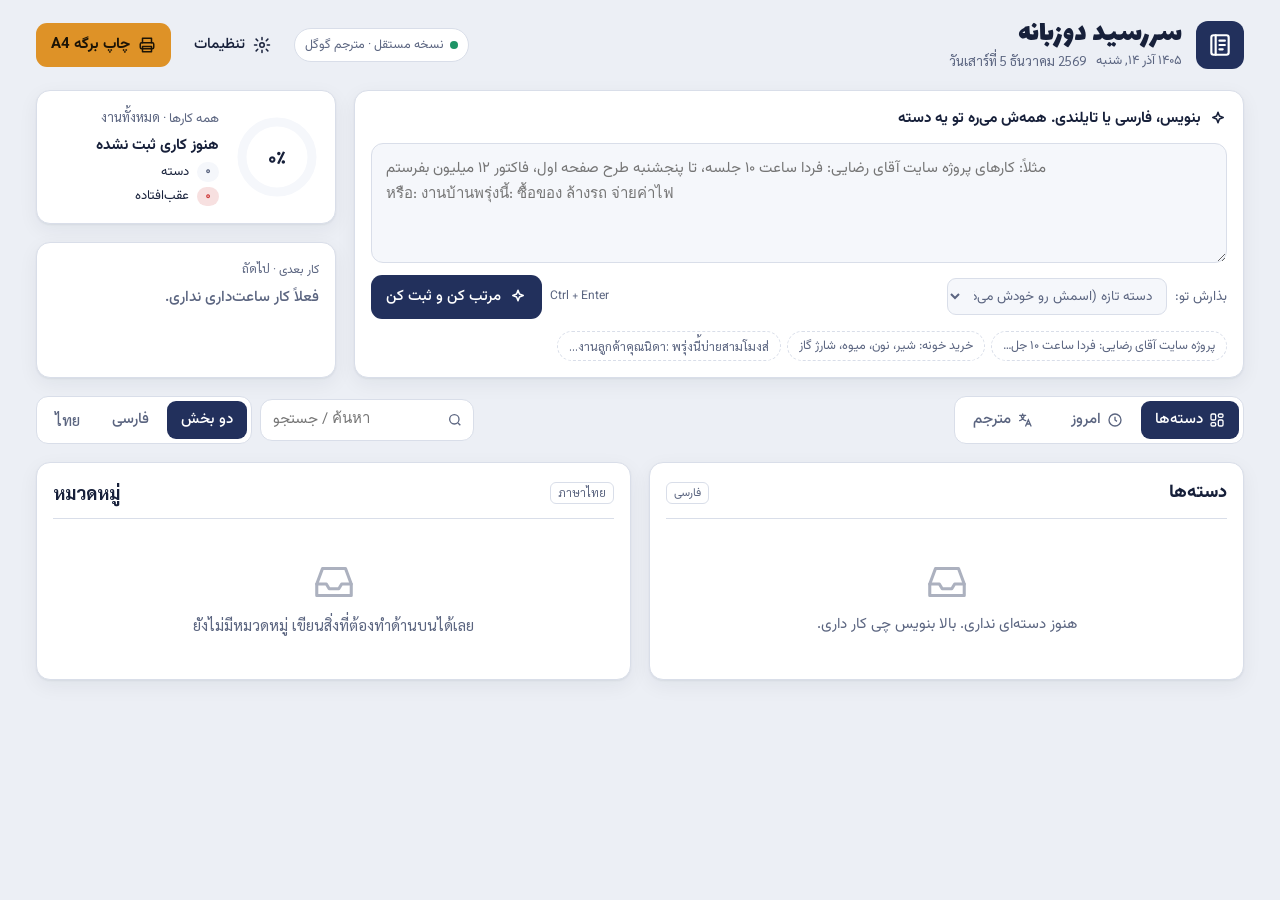
<file: sarresid/sarresid-standalone.html>
<!doctype html><html lang="fa" dir="rtl"><head><meta charset="utf-8"><meta name="viewport" content="width=device-width,initial-scale=1,viewport-fit=cover"><style>[hidden]{display:none!important}img{max-width:100%}</style></head><body><title>سررسید دوزبانه</title>
<link rel="preconnect" href="https://fonts.googleapis.com">
<link rel="preconnect" href="https://fonts.gstatic.com" crossorigin>
<link rel="stylesheet" href="https://fonts.googleapis.com/css2?family=Lalezar&family=Vazirmatn:wght@400;500;700;800&family=Sarabun:wght@400;500;700&display=swap">
<style>
/* Layout: header with today's date, a composer (one text → one category), then tabs:
   Categories board, Today timeline, Translator. Boards show a Persian pane (RTL) beside a Thai pane (LTR). */
:root{
  --bg:#ECEFF5; --surface:#FFFFFF; --surface-2:#F5F7FB; --line:#D9DEE9;
  --ink:#17203A; --muted:#5B6580; --primary:#22305C; --on-primary:#FFFFFF;
  --accent:#DE9227; --accent-soft:#FBEBD2; --good:#1E9466; --bad:#CF4040;
  --chip-bg-l:93%; --chip-fg-l:30%; --stripe-l:52%; --shadow:0 1px 2px rgba(23,32,58,.06),0 6px 20px rgba(23,32,58,.06);
  --f-display:"Lalezar","Vazirmatn",Tahoma,sans-serif;
  --f-fa:"Vazirmatn",Tahoma,"Segoe UI",sans-serif;
  --f-th:"Sarabun","Leelawadee UI","Noto Sans Thai",Tahoma,sans-serif;
  --r:14px;
}
@media (prefers-color-scheme: dark){:root:not([data-theme="light"]){
  --bg:#0E1220; --surface:#161B2B; --surface-2:#1C2234; --line:#2A3148;
  --ink:#E6E9F2; --muted:#98A1B9; --primary:#B4C3FF; --on-primary:#0E1220;
  --accent:#F0AE4E; --accent-soft:#3A2D18; --good:#47C08E; --bad:#F07070;
  --chip-bg-l:21%; --chip-fg-l:80%; --stripe-l:60%; --shadow:0 1px 2px rgba(0,0,0,.3),0 6px 20px rgba(0,0,0,.25); color-scheme:dark }}
:root[data-theme="dark"]{
  --bg:#0E1220; --surface:#161B2B; --surface-2:#1C2234; --line:#2A3148;
  --ink:#E6E9F2; --muted:#98A1B9; --primary:#B4C3FF; --on-primary:#0E1220;
  --accent:#F0AE4E; --accent-soft:#3A2D18; --good:#47C08E; --bad:#F07070;
  --chip-bg-l:21%; --chip-fg-l:80%; --stripe-l:60%; --shadow:0 1px 2px rgba(0,0,0,.3),0 6px 20px rgba(0,0,0,.25); color-scheme:dark }
*{box-sizing:border-box}
[hidden]{display:none!important}
html,body{margin:0}
body{background:var(--bg);color:var(--ink);font-family:var(--f-fa);font-size:15px;line-height:1.6}
[lang="th"]{font-family:var(--f-th)}
button,input,select,textarea{font:inherit;color:inherit}
button{cursor:pointer}
:focus-visible{outline:2px solid var(--accent);outline-offset:2px}
.wrap{max-width:1240px;margin:0 auto;padding-inline:16px;padding-block:18px 60px;display:grid;gap:18px}

.top{display:flex;flex-wrap:wrap;align-items:center;gap:14px 20px;justify-content:space-between}
.brand{display:flex;align-items:center;gap:14px;min-width:0}
.logo{width:48px;height:48px;border-radius:12px;background:var(--primary);color:var(--on-primary);display:grid;place-items:center;flex:none}
.brand h1{margin:0;font-family:var(--f-display);font-weight:400;font-size:30px;line-height:1.1}
.brand .sub{color:var(--muted);font-size:13px;display:flex;gap:10px;flex-wrap:wrap}
.top-actions{display:flex;gap:8px;flex-wrap:wrap;align-items:center}
.status-dot{display:inline-flex;align-items:center;gap:6px;font-size:12.5px;color:var(--muted);padding:6px 10px;border-radius:99px;background:var(--surface);border:1px solid var(--line)}
.status-dot i{width:8px;height:8px;border-radius:50%;background:var(--muted);flex:none}
.status-dot.on i{background:var(--good)}
.btn{display:inline-flex;align-items:center;gap:8px;border:1px solid var(--line);background:var(--surface);padding:9px 14px;border-radius:11px;font-weight:500;transition:background .15s,border-color .15s}
.btn:hover{border-color:var(--muted)}
.btn.primary{background:var(--primary);color:var(--on-primary);border-color:transparent}
.btn.primary:hover{filter:brightness(1.08)}
.btn.accent{background:var(--accent);color:#1C1406;border-color:transparent;font-weight:700}
.btn.ghost{background:transparent;border-color:transparent}
.btn.ghost:hover{background:var(--surface-2)}
.btn.sm{padding:5px 10px;font-size:13px;border-radius:9px}
.btn[disabled]{opacity:.55;cursor:default}
.btn svg{width:18px;height:18px;flex:none}
.btn.sm svg{width:15px;height:15px}

.hero{display:grid;grid-template-columns:minmax(0,1fr) 300px;gap:18px;align-items:stretch}
.card{background:var(--surface);border:1px solid var(--line);border-radius:var(--r);box-shadow:var(--shadow)}
.composer{padding:16px;display:grid;gap:12px}
.composer .lbl{font-weight:700;font-size:15px;display:flex;align-items:center;gap:8px}
.composer textarea{width:100%;min-height:120px;resize:vertical;border:1px solid var(--line);border-radius:12px;background:var(--surface-2);padding:12px 14px;line-height:1.75}
.composer textarea:focus,.tr-box textarea:focus{outline:none;border-color:var(--accent);box-shadow:0 0 0 3px var(--accent-soft)}
.row{display:flex;gap:10px;flex-wrap:wrap;align-items:center}
.row.between{justify-content:space-between}
.target{display:flex;align-items:center;gap:8px;font-size:13.5px;color:var(--muted)}
.target select{border:1px solid var(--line);background:var(--surface-2);border-radius:9px;padding:6px 10px;max-width:220px}
.examples{display:flex;gap:6px;flex-wrap:wrap}
.ex{border:1px dashed var(--line);background:transparent;border-radius:99px;padding:4px 11px;font-size:12.5px;color:var(--muted)}
.ex:hover{color:var(--ink);border-color:var(--muted)}
.hint{font-size:12px;color:var(--muted)}
.thinking{display:flex;align-items:center;gap:10px;color:var(--muted);font-size:13.5px}
.spin{width:16px;height:16px;border-radius:50%;border:2px solid var(--line);border-top-color:var(--accent);animation:sp .8s linear infinite;flex:none}
@keyframes sp{to{transform:rotate(360deg)}}

.side{display:grid;gap:18px;grid-template-rows:auto 1fr}
.ringcard{padding:16px;display:flex;align-items:center;gap:16px}
.ring{width:84px;height:84px;flex:none}
.ring circle{fill:none;stroke-width:9}
.ring .bg{stroke:var(--surface-2)}
.ring .fg{stroke:var(--good);stroke-linecap:round;transition:stroke-dashoffset .5s}
.ring text{fill:var(--ink);font-weight:800;font-size:19px;font-family:var(--f-fa)}
.stats{display:grid;gap:4px}
.stats .k{font-size:13px;color:var(--muted)}
.stats .v{font-weight:700}
.stats .r{display:flex;gap:8px;align-items:center;font-size:13px}
.pill{display:inline-block;min-width:22px;text-align:center;border-radius:99px;padding:0 7px;font-size:12px;font-weight:700;font-variant-numeric:tabular-nums}
.pill.bad{background:color-mix(in srgb,var(--bad) 16%,transparent);color:var(--bad)}
.pill.ok{background:color-mix(in srgb,var(--good) 16%,transparent);color:var(--good)}
.pill.mut{background:var(--surface-2);color:var(--muted)}
.next{padding:16px;display:grid;gap:6px;align-content:start}
.next .eyebrow{font-size:12px;color:var(--muted)}
.next .t{font-size:30px;font-weight:800;font-variant-numeric:tabular-nums;color:var(--accent);line-height:1.1}
.next .ti{font-weight:700}
.next .th{color:var(--muted);font-size:14px}
.next .cd{font-size:13px;color:var(--muted)}

.reply{padding:14px 16px;display:grid;gap:10px;border-color:color-mix(in srgb,var(--accent) 45%,var(--line))}
.duo{display:grid;grid-template-columns:1fr 1fr;gap:12px}
.duo > div{background:var(--surface-2);border-radius:10px;padding:10px 12px;min-width:0;white-space:pre-wrap;overflow-wrap:anywhere}
.duo .tag{display:block;font-size:11.5px;color:var(--muted);margin-bottom:2px;font-family:var(--f-fa)}

.bar{display:flex;flex-wrap:wrap;gap:10px;align-items:center;justify-content:space-between}
.tabs,.seg{display:flex;gap:4px;background:var(--surface);border:1px solid var(--line);border-radius:12px;padding:4px;flex-wrap:wrap}
.tabs button,.seg button{border:0;background:transparent;padding:7px 14px;border-radius:9px;font-weight:500;color:var(--muted);display:inline-flex;gap:6px;align-items:center}
.tabs button[aria-selected="true"],.seg button[aria-pressed="true"]{background:var(--primary);color:var(--on-primary)}
.tabs svg{width:16px;height:16px}
.search{display:flex;align-items:center;gap:6px;background:var(--surface);border:1px solid var(--line);border-radius:12px;padding:0 10px}
.search input{border:0;background:transparent;padding:8px 2px;width:170px;outline:none}
.search svg{width:16px;height:16px;color:var(--muted)}

.panes{display:grid;grid-template-columns:1fr 1fr;gap:18px;align-items:start}
.panes.single{grid-template-columns:1fr}
.pane{padding:16px;display:grid;gap:14px;min-width:0;align-content:start}
.pane-head{display:flex;align-items:center;justify-content:space-between;gap:10px;padding-bottom:10px;border-bottom:1px solid var(--line)}
.pane-head h2{margin:0;font-size:18px;font-weight:800}
.pane[lang="th"] .pane-head h2{font-family:var(--f-th);font-weight:700}
.flag{font-size:11.5px;color:var(--muted);border:1px solid var(--line);border-radius:6px;padding:1px 7px;white-space:nowrap}

.board{display:grid;grid-template-columns:repeat(auto-fill,minmax(300px,1fr));gap:14px;align-items:start}
.panes:not(.single) .board{grid-template-columns:1fr}
.grp{border:1px solid var(--line);border-radius:14px;background:var(--surface);overflow:hidden;display:grid}
.grp-h{display:grid;grid-template-columns:auto minmax(0,1fr) auto;gap:10px;align-items:center;padding:12px 14px;background:hsl(var(--h) 60% var(--chip-bg-l))}
.grp-ic{width:34px;height:34px;border-radius:10px;background:hsl(var(--h) 55% var(--stripe-l));color:#fff;display:grid;place-items:center}
.grp-ic svg{width:18px;height:18px}
.grp-t{min-width:0}
.grp-t b{display:block;font-size:16px;line-height:1.35;overflow-wrap:anywhere}
.grp-t small{color:var(--muted);font-size:12.5px}
.grp-acts{display:flex;gap:2px}
.grp-sum{padding:8px 14px 0;font-size:13px;color:var(--muted)}
.grp-items{padding:8px 10px 10px;display:grid;gap:6px}
.grp-foot{display:flex;justify-content:space-between;align-items:center;gap:8px;padding:0 12px 10px}
.prog{height:5px;border-radius:9px;background:var(--surface-2);flex:1;overflow:hidden}
.prog i{display:block;height:100%;background:hsl(var(--h) 55% var(--stripe-l));border-radius:9px}

.item{display:grid;grid-template-columns:auto minmax(0,1fr) auto;gap:10px;align-items:start;background:var(--surface-2);border:1px solid transparent;border-radius:11px;padding:8px 10px;transition:border-color .15s}
.item:hover{border-color:var(--line)}
.check{width:22px;height:22px;border-radius:50%;border:2px solid hsl(var(--h,220) 45% 55%);background:transparent;display:grid;place-items:center;margin-top:2px;padding:0}
.check svg{width:13px;height:13px;opacity:0;color:#fff}
.item.done .check{background:var(--good);border-color:var(--good)}
.item.done .check svg{opacity:1}
.item.done .ttl{text-decoration:line-through;color:var(--muted)}
.item .body{min-width:0;cursor:pointer}
.ttl{font-weight:700;overflow-wrap:anywhere}
.meta{display:flex;flex-wrap:wrap;gap:6px 8px;align-items:center;margin-top:2px;font-size:12.5px;color:var(--muted)}
.kind{display:inline-flex;align-items:center;gap:3px}
.kind svg{width:13px;height:13px}
.when{display:inline-flex;align-items:center;gap:4px;font-variant-numeric:tabular-nums;background:var(--surface);border:1px solid var(--line);border-radius:99px;padding:0 8px;color:var(--ink)}
.when.late{color:var(--bad);border-color:color-mix(in srgb,var(--bad) 40%,var(--line))}
.hi{color:var(--bad);display:inline-flex;align-items:center;gap:2px;font-weight:700}
.hi svg{width:13px;height:13px}
.detail{font-size:13px;color:var(--muted);margin-top:3px;white-space:pre-wrap;overflow-wrap:anywhere}
.missing{color:var(--bad);font-size:12px}
.amount{font-weight:700;color:var(--ink);font-variant-numeric:tabular-nums}
.ibtn{border:0;background:transparent;color:var(--muted);padding:5px;border-radius:8px;display:grid;place-items:center}
.ibtn:hover{background:var(--surface);color:var(--ink)}
.ibtn svg{width:16px;height:16px}
.empty{padding:26px 10px;text-align:center;color:var(--muted);display:grid;gap:8px;justify-items:center}
.empty svg{width:46px;height:46px;opacity:.5}

.sec{display:grid;gap:8px}
.sec > h3{margin:0;font-size:13px;color:var(--muted);font-weight:700;display:flex;align-items:center;gap:8px}
.sec > h3::after{content:"";flex:1;height:1px;background:var(--line)}
.sec.overdue > h3{color:var(--bad)}
.tl-row{display:grid;grid-template-columns:56px 18px minmax(0,1fr);align-items:start}
.tl-time{font-variant-numeric:tabular-nums;font-weight:700;font-size:13.5px;padding-top:11px;color:var(--muted)}
.tl-axis{position:relative;align-self:stretch}
.tl-axis::before{content:"";position:absolute;inset-inline-start:8px;top:0;bottom:0;width:2px;background:var(--line)}
.tl-axis::after{content:"";position:absolute;inset-inline-start:4px;top:16px;width:10px;height:10px;border-radius:50%;background:var(--surface);border:2px solid hsl(var(--h,220) 60% 50%)}
.tl-row.past .tl-time{opacity:.6}
.tl-row .item{margin-block:4px}
.now{display:grid;grid-template-columns:56px 18px 1fr;align-items:center;height:18px}
.now span{font-size:11.5px;font-weight:800;color:var(--accent);font-variant-numeric:tabular-nums}
.now i{height:2px;background:var(--accent);grid-column:2 / 4;position:relative}
.now i::before{content:"";position:absolute;inset-inline-start:3px;top:-4px;width:10px;height:10px;border-radius:50%;background:var(--accent)}
.gtag{font-size:11.5px;border-radius:99px;padding:0 8px;background:hsl(var(--h) 60% var(--chip-bg-l));color:hsl(var(--h) 50% var(--chip-fg-l));white-space:nowrap}

.tr{padding:16px;display:grid;gap:14px}
.tr-head{display:flex;flex-wrap:wrap;gap:10px;align-items:center;justify-content:space-between}
.tr-head h2{margin:0;font-size:18px}
.tr-grid{display:grid;grid-template-columns:1fr auto 1fr;gap:12px;align-items:stretch}
.tr-box{display:grid;gap:8px;min-width:0;align-content:start}
.tr-box textarea{width:100%;min-height:200px;resize:vertical;border:1px solid var(--line);border-radius:12px;background:var(--surface-2);padding:12px 14px;line-height:1.8;font-size:16px}
.tr-box output{display:block;min-height:200px;border:1px solid var(--line);border-radius:12px;background:var(--surface);padding:12px 14px;line-height:1.8;font-size:16px;white-space:pre-wrap;overflow-wrap:anywhere}
.tr-mid{display:grid;align-content:center;gap:8px}
.tr-lang select{border:1px solid var(--line);background:var(--surface-2);border-radius:9px;padding:6px 10px}
.tr-hist{display:grid;gap:6px}
.tr-hist button{text-align:start;border:1px solid var(--line);background:var(--surface-2);border-radius:10px;padding:8px 10px;display:grid;gap:2px;min-width:0}
.tr-hist span{overflow:hidden;text-overflow:ellipsis;white-space:nowrap;font-size:13.5px}

dialog{border:0;border-radius:18px;padding:0;background:var(--surface);color:var(--ink);box-shadow:0 30px 80px rgba(0,0,0,.35);width:min(820px,calc(100vw - 24px));max-height:calc(100vh - 32px)}
#exportDlg{width:min(1100px,calc(100vw - 24px))}
dialog::backdrop{background:rgba(10,14,28,.55)}
.dlg{display:grid;gap:14px;padding:18px}
.dlg-h{display:flex;justify-content:space-between;align-items:center;gap:10px}
.dlg-h h2{margin:0;font-size:19px}
.grid2{display:grid;grid-template-columns:1fr 1fr;gap:12px}
.grid4{display:grid;grid-template-columns:repeat(4,minmax(0,1fr));gap:10px}
.fld{display:grid;gap:4px;min-width:0}
.fld > span{font-size:12.5px;color:var(--muted);font-weight:500}
.fld input,.fld select,.fld textarea{width:100%;border:1px solid var(--line);background:var(--surface-2);border-radius:10px;padding:8px 10px;min-width:0}
.fld textarea{min-height:70px;resize:vertical}
.dlg-f{display:flex;justify-content:space-between;gap:10px;flex-wrap:wrap;align-items:center}
.dlg-f .g{display:flex;gap:8px;flex-wrap:wrap}
.danger{color:var(--bad)}
.opts{display:flex;flex-wrap:wrap;gap:8px}
.opt{white-space:nowrap;display:inline-flex;align-items:center;gap:6px;border:1px solid var(--line);border-radius:10px;padding:6px 11px;cursor:pointer;font-size:13.5px}
.opt:has(input:checked){border-color:var(--primary);background:color-mix(in srgb,var(--primary) 10%,transparent)}
.opt input{accent-color:var(--primary)}
.swatch{width:14px;height:14px;border-radius:4px;display:inline-block;flex:none}
.hues{display:flex;gap:6px;flex-wrap:wrap}
.hues label{width:28px;height:28px;border-radius:8px;background:hsl(var(--h) 55% 52%);cursor:pointer;border:2px solid transparent;position:relative}
.hues input{position:absolute;opacity:0;pointer-events:none}
.hues label:has(input:checked){border-color:var(--ink)}
.exp-grid{display:grid;grid-template-columns:minmax(0,360px) minmax(0,1fr);gap:16px;align-items:start}
.exp-side{display:grid;gap:12px;align-content:start}
.glist{display:grid;gap:2px;max-height:200px;overflow:auto;border:1px solid var(--line);border-radius:10px;padding:6px}
.glist label{display:flex;gap:8px;align-items:center;padding:4px 6px;border-radius:7px;cursor:pointer;font-size:13.5px}
.glist label:hover{background:var(--surface-2)}
.glist input{accent-color:var(--primary)}
.preview{background:#8A93A8;border-radius:12px;padding:12px;overflow:auto;max-height:70vh;display:flex;justify-content:center}
.preview iframe{border:0;background:#8A93A8;width:794px;transform-origin:top left;display:block}
.prev-box{overflow:hidden;flex:none;position:relative;direction:ltr}
.preview iframe{position:absolute;left:0;top:0}

.toasts{position:fixed;inset-inline:0;bottom:calc(16px + env(safe-area-inset-bottom,0px));display:grid;justify-items:center;gap:8px;pointer-events:none;z-index:50;padding-inline:16px}
.toast{pointer-events:auto;background:var(--ink);color:var(--bg);border-radius:12px;padding:10px 14px;display:flex;gap:12px;align-items:center;box-shadow:var(--shadow);max-width:560px;font-size:14px}
.toast button{border:0;background:transparent;color:var(--accent);font-weight:800}
.alarm{position:fixed;top:calc(14px + env(safe-area-inset-top,0px));inset-inline:16px;margin-inline:auto;max-width:560px;z-index:60;background:var(--accent);color:#1C1406;border-radius:14px;padding:12px 16px;display:grid;grid-template-columns:auto 1fr auto;gap:12px;align-items:center;box-shadow:0 14px 40px rgba(0,0,0,.25)}
.alarm svg{width:26px;height:26px}
.alarm b{display:block}
.alarm button{border:0;background:rgba(0,0,0,.12);border-radius:9px;padding:6px 10px;font-weight:700;color:inherit}

@media (max-width:900px){
  .hero{grid-template-columns:1fr}
  .side{grid-template-columns:1fr 1fr;grid-template-rows:auto}
  .panes{grid-template-columns:1fr}
  .exp-grid{grid-template-columns:1fr}
  .tr-grid{grid-template-columns:1fr}
  .tr-mid{grid-auto-flow:column;justify-content:center}
}
@media (max-width:560px){
  .side{grid-template-columns:1fr}
  .duo,.grid2{grid-template-columns:1fr}
  .grid4{grid-template-columns:1fr 1fr}
  .search input{width:120px}
  .brand h1{font-size:25px}
  .board{grid-template-columns:1fr}
}
@media (prefers-reduced-motion:reduce){*{transition:none!important;animation:none!important}}
</style>

<div class="wrap" dir="rtl" lang="fa">
  <header class="top">
    <div class="brand">
      <div class="logo" aria-hidden="true">
        <svg width="26" height="26" viewBox="0 0 24 24" fill="none" stroke="currentColor" stroke-width="2" stroke-linecap="round" stroke-linejoin="round"><rect x="4" y="3" width="16" height="18" rx="2"/><path d="M8 3v18"/><path d="M11.5 8h5M11.5 12h5M11.5 16h3"/></svg>
      </div>
      <div>
        <h1>سررسید دوزبانه</h1>
        <div class="sub"><span id="dateFa"></span><span lang="th" id="dateTh"></span></div>
      </div>
    </div>
    <div class="top-actions">
      <span class="status-dot" id="aiStatus"><i></i><span>…</span></span>
      <button class="btn ghost" id="settingsBtn" type="button">
        <svg viewBox="0 0 24 24" fill="none" stroke="currentColor" stroke-width="2" stroke-linecap="round" stroke-linejoin="round"><circle cx="12" cy="12" r="3"/><path d="M12 2v3M12 19v3M4.2 4.2l2.1 2.1M17.7 17.7l2.1 2.1M2 12h3M19 12h3M4.2 19.8l2.1-2.1M17.7 6.3l2.1-2.1"/></svg>
        تنظیمات
      </button>
      <button class="btn accent" id="exportBtn" type="button">
        <svg viewBox="0 0 24 24" fill="none" stroke="currentColor" stroke-width="2" stroke-linecap="round" stroke-linejoin="round"><path d="M6 9V3h12v6"/><rect x="3" y="9" width="18" height="8" rx="2"/><path d="M6 14h12v7H6z"/></svg>
        چاپ برگه A4
      </button>
    </div>
  </header>

  <section class="hero">
    <form class="card composer" id="composer">
      <label class="lbl" for="inbox">
        <svg width="18" height="18" viewBox="0 0 24 24" fill="none" stroke="currentColor" stroke-width="2" stroke-linecap="round" stroke-linejoin="round"><path d="M12 3l1.9 5.1L19 10l-5.1 1.9L12 17l-1.9-5.1L5 10l5.1-1.9z"/></svg>
        بنویس، فارسی یا تایلندی. همه‌ش می‌ره تو یه دسته
      </label>
      <textarea id="inbox" dir="auto" placeholder="مثلاً: کارهای پروژه سایت آقای رضایی: فردا ساعت ۱۰ جلسه، تا پنجشنبه طرح صفحه اول، فاکتور ۱۲ میلیون بفرستم&#10;หรือ: งานบ้านพรุ่งนี้: ซื้อของ ล้างรถ จ่ายค่าไฟ"></textarea>
      <div class="row between">
        <label class="target">بذارش تو:
          <select id="targetGroup"></select>
        </label>
        <div class="row" style="gap:8px">
          <span class="hint">Ctrl + Enter</span>
          <button class="btn ghost" type="button" id="stopBtn" hidden>توقف</button>
          <button class="btn primary" type="submit" id="sendBtn">
            <svg viewBox="0 0 24 24" fill="none" stroke="currentColor" stroke-width="2" stroke-linecap="round" stroke-linejoin="round"><path d="M12 3l1.9 5.1L19 10l-5.1 1.9L12 17l-1.9-5.1L5 10l5.1-1.9z"/></svg>
            مرتب کن و ثبت کن
          </button>
        </div>
      </div>
      <div class="examples" id="examples"></div>
      <div class="thinking" id="thinking" hidden><span class="spin"></span><span id="thinkingText">دارم متنت رو مرتب و ترجمه می‌کنم…</span></div>
    </form>

    <div class="side">
      <div class="card ringcard">
        <svg class="ring" viewBox="0 0 84 84" aria-hidden="true">
          <circle class="bg" cx="42" cy="42" r="35"/>
          <circle class="fg" id="ringFg" cx="42" cy="42" r="35" stroke-dasharray="219.9" stroke-dashoffset="219.9" transform="rotate(-90 42 42)"/>
          <text x="42" y="49" text-anchor="middle" id="ringTxt">۰٪</text>
        </svg>
        <div class="stats">
          <div class="k">همه کارها · <span lang="th">งานทั้งหมด</span></div>
          <div class="v" id="allCount">—</div>
          <div class="r"><span class="pill mut" id="groupCount">۰</span> دسته</div>
          <div class="r"><span class="pill bad" id="overdueCount">۰</span> عقب‌افتاده</div>
        </div>
      </div>
      <div class="card next" id="nextCard"></div>
    </div>
  </section>

  <section class="card reply" id="replyCard" hidden></section>

  <nav class="bar">
    <div class="tabs" role="tablist" id="tabs">
      <button role="tab" data-view="board" aria-selected="true"><svg viewBox="0 0 24 24" fill="none" stroke="currentColor" stroke-width="2"><rect x="3" y="3" width="7" height="9" rx="2"/><rect x="14" y="3" width="7" height="5" rx="2"/><rect x="14" y="12" width="7" height="9" rx="2"/><rect x="3" y="16" width="7" height="5" rx="2"/></svg>دسته‌ها</button>
      <button role="tab" data-view="today" aria-selected="false"><svg viewBox="0 0 24 24" fill="none" stroke="currentColor" stroke-width="2"><circle cx="12" cy="12" r="9"/><path d="M12 7v5l3 2"/></svg>امروز <span id="cToday"></span></button>
      <button role="tab" data-view="translate" aria-selected="false"><svg viewBox="0 0 24 24" fill="none" stroke="currentColor" stroke-width="2" stroke-linecap="round"><path d="M4 5h9M8.5 3v2M6 5c1 4 4 7 7 8M11 5c-1 4-4 7-7 8"/><path d="M13 21l4-9 4 9M14.5 18h5"/></svg>مترجم</button>
    </div>
    <div class="row" style="gap:8px" id="boardTools">
      <label class="search"><svg viewBox="0 0 24 24" fill="none" stroke="currentColor" stroke-width="2"><circle cx="11" cy="11" r="7"/><path d="m20 20-3.5-3.5"/></svg><input id="q" type="search" placeholder="جستجو / ค้นหา" dir="auto"></label>
      <div class="seg" id="langSeg" aria-label="زبان نمایش">
        <button data-lang="both" aria-pressed="true">دو بخش</button>
        <button data-lang="fa" aria-pressed="false">فارسی</button>
        <button data-lang="th" aria-pressed="false" lang="th">ไทย</button>
      </div>
    </div>
  </nav>

  <main id="main"></main>
</div>

<dialog id="editDlg"><form class="dlg" id="editForm" dir="rtl" lang="fa"></form></dialog>
<dialog id="groupDlg"><form class="dlg" id="groupForm" dir="rtl" lang="fa"></form></dialog>
<dialog id="exportDlg"><div class="dlg" id="exportBox" dir="rtl" lang="fa"></div></dialog>
<dialog id="setDlg"><div class="dlg" id="setBox" dir="rtl" lang="fa"></div></dialog>
<input type="file" id="importFile" accept=".json,application/json" hidden>
<div class="toasts" id="toasts" aria-live="polite"></div>
<div id="alarmHost"></div>

<script>
(() => {
"use strict";
/* ================= basics ================= */
const IS_ART = !!(window.claude && typeof window.claude.use === "function");
const K = { groups:"sarresid.groups.v2", v1:"sarresid.items.v1", prefs:"sarresid.prefs.v2", draft:"sarresid.draft", key:"sarresid.apikey",
            notified:"sarresid.notified", exp:"sarresid.export.v2", synced:"sarresid.synced.v2", trHist:"sarresid.trhist", tr:"sarresid.tr" };
const KINDS = ["task","event","reminder","note","payment"];
const KIND_L = { fa:{task:"کار",event:"قرار",reminder:"یادآوری",note:"یادداشت",payment:"مالی"},
                 th:{task:"งาน",event:"นัดหมาย",reminder:"เตือนความจำ",note:"บันทึก",payment:"การเงิน"} };
const CUR = { TOMAN:{fa:"تومان",th:"โทมาน"}, IRR:{fa:"ریال",th:"เรียล"}, THB:{fa:"بات",th:"บาท"}, USD:{fa:"دلار",th:"ดอลลาร์"}, EUR:{fa:"یورو",th:"ยูโร"} };
const L = {
  fa:{board:"دسته‌ها", today:"امروز", overdue:"عقب‌افتاده", timed:"برنامه ساعتی", anytime:"هر وقت امروز",
      empty:"هنوز دسته‌ای نداری. بالا بنویس چی کار داری.", emptyToday:"برای امروز کار تاریخ‌داری نداری.",
      missing:"ترجمه ندارد", high:"فوری", items:"مورد", done:"انجام شد", tomorrow:"فردا", yesterday:"دیروز", noTitle:"بی‌نام"},
  th:{board:"หมวดหมู่", today:"วันนี้", overdue:"เลยกำหนด", timed:"ตามเวลา", anytime:"ทำได้ทั้งวัน",
      empty:"ยังไม่มีหมวดหมู่ เขียนสิ่งที่ต้องทำด้านบนได้เลย", emptyToday:"วันนี้ยังไม่มีงานที่กำหนดวัน",
      missing:"ยังไม่มีคำแปล", high:"ด่วน", items:"รายการ", done:"เสร็จ", tomorrow:"พรุ่งนี้", yesterday:"เมื่อวาน", noTitle:"ไม่มีชื่อ"}
};
const HUES = [222, 168, 28, 338, 262, 192, 128, 8, 296, 48];
const ICON = {
  check:'<svg viewBox="0 0 24 24" fill="none" stroke="currentColor" stroke-width="3.2" stroke-linecap="round" stroke-linejoin="round"><path d="M5 12.5l4.5 4.5L19 7.5"/></svg>',
  edit:'<svg viewBox="0 0 24 24" fill="none" stroke="currentColor" stroke-width="2" stroke-linecap="round" stroke-linejoin="round"><path d="M4 20h4L19 9l-4-4L4 16z"/><path d="M13.5 6.5l4 4"/></svg>',
  plus:'<svg viewBox="0 0 24 24" fill="none" stroke="currentColor" stroke-width="2.2" stroke-linecap="round"><path d="M12 5v14M5 12h14"/></svg>',
  print:'<svg viewBox="0 0 24 24" fill="none" stroke="currentColor" stroke-width="2" stroke-linecap="round" stroke-linejoin="round"><path d="M6 9V3h12v6"/><rect x="3" y="9" width="18" height="8" rx="2"/><path d="M6 14h12v7H6z"/></svg>',
  folder:'<svg viewBox="0 0 24 24" fill="none" stroke="currentColor" stroke-width="2.2" stroke-linecap="round" stroke-linejoin="round"><path d="M3 7a2 2 0 0 1 2-2h4l2 2h8a2 2 0 0 1 2 2v8a2 2 0 0 1-2 2H5a2 2 0 0 1-2-2z"/></svg>',
  task:'<svg viewBox="0 0 24 24" fill="none" stroke="currentColor" stroke-width="2.2" stroke-linecap="round" stroke-linejoin="round"><rect x="4" y="4" width="16" height="16" rx="4"/><path d="M8.5 12l2.5 2.5 4.5-5"/></svg>',
  event:'<svg viewBox="0 0 24 24" fill="none" stroke="currentColor" stroke-width="2.2" stroke-linecap="round" stroke-linejoin="round"><rect x="3.5" y="5" width="17" height="15" rx="3"/><path d="M3.5 10h17M8 3v4M16 3v4"/></svg>',
  reminder:'<svg viewBox="0 0 24 24" fill="none" stroke="currentColor" stroke-width="2.2" stroke-linecap="round" stroke-linejoin="round"><path d="M6 16V11a6 6 0 0 1 12 0v5l1.5 2h-15z"/><path d="M10 20.5a2 2 0 0 0 4 0"/></svg>',
  note:'<svg viewBox="0 0 24 24" fill="none" stroke="currentColor" stroke-width="2.2" stroke-linecap="round" stroke-linejoin="round"><path d="M5 4h10l4 4v12H5z"/><path d="M9 12h6M9 16h4"/></svg>',
  payment:'<svg viewBox="0 0 24 24" fill="none" stroke="currentColor" stroke-width="2.2" stroke-linecap="round" stroke-linejoin="round"><rect x="3" y="6" width="18" height="12" rx="2.5"/><circle cx="12" cy="12" r="2.5"/></svg>',
  flag:'<svg viewBox="0 0 24 24" fill="currentColor"><path d="M12 2.8l2.7 5.6 6.1.8-4.5 4.2 1.1 6.1L12 16.6l-5.4 2.9 1.1-6.1-4.5-4.2 6.1-.8z"/></svg>',
  clock:'<svg width="12" height="12" viewBox="0 0 24 24" fill="none" stroke="currentColor" stroke-width="2.2" stroke-linecap="round"><circle cx="12" cy="12" r="8.5"/><path d="M12 7.5V12l3 2"/></svg>',
  bell:'<svg viewBox="0 0 24 24" fill="none" stroke="currentColor" stroke-width="2.2" stroke-linecap="round" stroke-linejoin="round"><path d="M6 16V11a6 6 0 0 1 12 0v5l1.5 2h-15z"/><path d="M10 20.5a2 2 0 0 0 4 0"/></svg>',
  swap:'<svg viewBox="0 0 24 24" fill="none" stroke="currentColor" stroke-width="2" stroke-linecap="round" stroke-linejoin="round"><path d="M7 4L3 8l4 4M3 8h14M17 20l4-4-4-4M21 16H7"/></svg>',
  copy:'<svg viewBox="0 0 24 24" fill="none" stroke="currentColor" stroke-width="2" stroke-linecap="round" stroke-linejoin="round"><rect x="8" y="8" width="12" height="12" rx="2"/><path d="M16 8V5a1 1 0 0 0-1-1H5a1 1 0 0 0-1 1v10a1 1 0 0 0 1 1h3"/></svg>',
  inbox:'<svg viewBox="0 0 24 24" fill="none" stroke="currentColor" stroke-width="1.6" stroke-linecap="round" stroke-linejoin="round"><path d="M3 13l3-8h12l3 8v6H3z"/><path d="M3 13h5l1.5 2.5h5L16 13h5"/></svg>'
};
const $ = s => document.querySelector(s);
const esc = s => String(s ?? "").replace(/[&<>"']/g, c => ({"&":"&amp;","<":"&lt;",">":"&gt;",'"':"&quot;","'":"&#39;"}[c]));
const toEn = s => String(s ?? "").replace(/[۰-۹]/g, d => "۰۱۲۳۴۵۶۷۸۹".indexOf(d)).replace(/[٠-٩]/g, d => "٠١٢٣٤٥٦٧٨٩".indexOf(d)).replace(/[๐-๙]/g, d => "๐๑๒๓๔๕๖๗๘๙".indexOf(d));
const faNum = s => String(s ?? "").replace(/\d/g, d => "۰۱۲۳۴۵۶۷۸۹"[d]);
const num = (s, lang) => lang === "fa" ? faNum(s) : String(s);
const pad = n => String(n).padStart(2, "0");
const isoOf = d => `${d.getFullYear()}-${pad(d.getMonth()+1)}-${pad(d.getDate())}`;
const todayISO = () => isoOf(new Date());
const addDays = (iso, n) => { const d = new Date(iso + "T12:00:00"); d.setDate(d.getDate() + n); return isoOf(d); };
const nowHM = () => { const d = new Date(); return `${pad(d.getHours())}:${pad(d.getMinutes())}`; };
const hmToMin = hm => { const [h, m] = hm.split(":").map(Number); return h * 60 + m; };
const fmtCache = {};
const fmt = (loc, o) => fmtCache[loc + JSON.stringify(o)] ||= new Intl.DateTimeFormat(loc, o);
function dateLabel(iso, lang, long = true) {
  const d = new Date(iso + "T12:00:00");
  if (lang === "fa") return fmt("fa-IR-u-ca-persian", long ? {weekday:"long", day:"numeric", month:"long"} : {day:"numeric", month:"long"}).format(d);
  return fmt("th-TH", long ? {weekday:"long", day:"numeric", month:"long"} : {day:"numeric", month:"short"}).format(d);
}
function relLabel(iso, lang) {
  const t = todayISO();
  if (iso === t) return L[lang].today;
  if (iso === addDays(t, 1)) return L[lang].tomorrow;
  if (iso === addDays(t, -1)) return L[lang].yesterday;
  return null;
}
const uid = p => (p || "i") + Date.now().toString(36) + Math.random().toString(36).slice(2, 7);
const hasFa = s => /[؀-ۿ]/.test(s), hasTh = s => /[฀-๿]/.test(s);
const lsGet = (k, d) => { try { const v = localStorage.getItem(k); return v == null ? d : JSON.parse(v); } catch { return d; } };
const lsSet = (k, v) => { try { localStorage.setItem(k, JSON.stringify(v)); } catch {} };
const clone = o => JSON.parse(JSON.stringify(o));
const tx = (o, f, lang) => (o && o[f + "_" + lang]) || "";
const txAny = (o, f, lang) => tx(o, f, lang) || tx(o, f, lang === "fa" ? "th" : "fa");
const actionable = it => it.kind !== "note";
function amountText(it, lang) {
  if (it.amount == null || it.amount === "" || isNaN(Number(it.amount))) return "";
  const cur = CUR[it.currency] ? CUR[it.currency][lang] : (it.currency || "");
  return Number(it.amount).toLocaleString(lang === "fa" ? "fa-IR" : "th-TH") + " " + cur;
}
const byWhen = (a, b) => (a.date || "9999").localeCompare(b.date || "9999") || (a.time || "99").localeCompare(b.time || "99");

/* ================= state & storage ================= */
const prefs = Object.assign({ view:"board", lang:"both", target:"new" }, lsGet(K.prefs, {}));
const S = { groups:new Map(), col:null, cloud:false, sample:null, downloads:null, busy:false, last:null };
const savePrefs = () => lsSet(K.prefs, prefs);
function saveLocal() { lsSet(K.groups, [...S.groups.values()]); }
function loadLocal() {
  (lsGet(K.groups, []) || []).forEach(g => g && g.id && S.groups.set(g.id, g));
  const old = lsGet(K.v1, null);
  if (Array.isArray(old) && old.length && !S.groups.size) { const g = legacyGroup(old); S.groups.set(g.id, g); saveLocal(); }
}
function legacyGroup(items) {
  return { id:uid("g"), title_fa:"موارد قبلی", title_th:"รายการก่อนหน้า", summary_fa:"", summary_th:"", hue:HUES[0], created:Date.now(), updated:Date.now(),
    items: items.map(i => ({ id:i.id || uid(), kind:i.kind || "task", title_fa:i.title_fa || "", title_th:i.title_th || "", detail_fa:i.detail_fa || "", detail_th:i.detail_th || "",
      date:i.date || null, time:i.time || null, end:i.end || null, priority:i.priority || "normal", amount:i.amount ?? null, currency:i.currency || null, done:!!i.done })) };
}
async function connectCloud() {
  const [db, user] = await Promise.all([claude.use("db"), claude.use("user")]);
  if (!db || !user) return;
  let id = null; try { id = await user.id(); } catch {}
  if (!id) return;
  const space = db.doc("data/users/" + id + "/space");
  const col = space.collection("groups");
  let snap; try { snap = await col.limit(500).get(); } catch { return; }
  const remote = new Map(snap.docs.map(d => [d.id, { ...d.data(), id:d.id }]));
  if (!remote.size) {
    try { const v1 = await space.collection("items").limit(1000).get(); if (v1.size) { const g = legacyGroup(v1.docs.map(d => ({ ...d.data(), id:d.id }))); await col.doc(g.id).set(clone(g)); remote.set(g.id, g); } } catch {}
  }
  if (!lsGet(K.synced, false)) for (const [k, g] of S.groups) if (!remote.has(k)) { try { await col.doc(k).set(clone(g)); remote.set(k, g); } catch {} }
  lsSet(K.synced, true);
  S.col = col; S.cloud = true; S.groups = remote; saveLocal(); render();
  col.limit(500).onSnapshot(s => { S.groups = new Map(s.docs.map(d => [d.id, { ...d.data(), id:d.id }])); saveLocal(); render(); },
    e => { if (e && e.code === "revoked") { S.col = null; S.cloud = false; render(); } });
}
async function putGroup(g, quiet) {
  g.updated = Date.now(); S.groups.set(g.id, g); saveLocal(); if (!quiet) render();
  if (S.col) { try { await S.col.doc(g.id).set(clone(g)); } catch (e) { toast(e && e.code === "quota_exceeded" ? "فضای ذخیره پر شده؛ چند دسته قدیمی رو پاک کن." : "ذخیره در حساب انجام نشد؛ روی همین دستگاه نگه داشتم."); } }
}
async function deleteGroup(id) {
  S.groups.delete(id); saveLocal(); render();
  if (S.col) { try { await S.col.doc(id).delete(); } catch {} }
}
function findItem(gid, iid) { const g = S.groups.get(gid); return g ? [g, (g.items || []).find(i => i.id === iid)] : [null, null]; }
const groupsSorted = () => [...S.groups.values()].sort((a, b) => (b.created || 0) - (a.created || 0));

/* ================= AI & translation ================= */
const AI = {
  key: () => (lsGet(K.key, "") || "").trim(),
  mode() { return S.sample ? "claude-app" : (!IS_ART && this.key() ? "claude-key" : null); },
  async json(prompt, { signal, quick } = {}) {
    if (S.sample) {
      const o = { signal, cache:false }; if (quick) o.modelTier = "quick";
      return S.sample.json(prompt, o);
    }
    const key = this.key();
    if (!key || IS_ART) throw { code:"no_ai" };
    const r = await fetch("https://api.anthropic.com/v1/messages", { method:"POST", signal,
      headers:{ "content-type":"application/json", "x-api-key":key, "anthropic-version":"2023-06-01",
        "anthropic-dangerous-direct-browser-access":"true", "anthropic-beta":"server-side-fallback-2026-07-01" },
      body: JSON.stringify({ model:"claude-opus-5-5", max_tokens:16000, output_config:{ effort: quick ? "low" : "medium" }, fallbacks:"default",
        messages:[{ role:"user", content: prompt + "\n\nReply with only the JSON value, no other text." }] }) });
    if (!r.ok) throw { code: r.status === 401 ? "bad_key" : r.status === 429 ? "rate_limited" : r.status === 400 ? "bad_request" : "upstream_error", message: await r.text().catch(() => "") };
    const data = await r.json();
    if (data.stop_reason === "refusal") throw { code:"refused" };
    const text = (data.content || []).filter(b => b.type === "text").map(b => b.text).join("");
    return looseJSON(text);
  }
};
function looseJSON(t) {
  try { return JSON.parse(t); } catch {}
  const f = t.match(/```(?:json)?\s*([\s\S]*?)```/); if (f) { try { return JSON.parse(f[1]); } catch {} }
  const a = t.search(/[\[{]/), b = Math.max(t.lastIndexOf("}"), t.lastIndexOf("]"));
  if (a >= 0 && b > a) { try { return JSON.parse(t.slice(a, b + 1)); } catch {} }
  throw { code:"invalid_json" };
}
const LANG_NAME = { fa:"Persian (Farsi)", th:"Thai", en:"English" };
const detect = s => hasTh(s) ? "th" : hasFa(s) ? "fa" : "en";
async function webTranslate(text, to) {
  if (!text.trim()) return "";
  if (IS_ART) throw { code:"no_web" };
  try {
    const r = await fetch("https://translate.googleapis.com/translate_a/single?client=gtx&sl=auto&tl=" + to + "&dt=t&q=" + encodeURIComponent(text));
    if (r.ok) { const j = await r.json(); const out = (j[0] || []).map(x => x[0]).join(""); if (out) return out; }
  } catch {}
  const from = detect(text);
  const r2 = await fetch("https://api.mymemory.translated.net/get?q=" + encodeURIComponent(text.slice(0, 480)) + "&langpair=" + from + "|" + to);
  if (!r2.ok) throw { code:"web_failed" };
  const j2 = await r2.json();
  const out2 = j2 && j2.responseData && j2.responseData.translatedText;
  if (!out2) throw { code:"web_failed" };
  return out2;
}
async function translateText(text, to, signal) {
  if (AI.mode()) {
    const r = await AI.json(`Translate the text below into ${LANG_NAME[to]}. Keep line breaks, names and numbers. Natural, everyday wording.
Text:
"""
${text}
"""
Reply with only JSON: {"text":"the translation"}`, { quick:true, signal });
    return String((r && r.text) || "");
  }
  return webTranslate(text, to);
}
async function translateLines(lines, to) {
  if (!lines.length) return [];
  const out = await webTranslate(lines.map(l => l.replace(/\n/g, " ")).join("\n"), to);
  const parts = out.split("\n");
  return lines.map((_, k) => (parts[k] || "").trim());
}
function setAIStatus() {
  const el = $("#aiStatus"), m = AI.mode();
  el.classList.toggle("on", !!m || !IS_ART);
  el.querySelector("span").textContent = m === "claude-app" ? "Claude وصل است" + (S.cloud ? " · ذخیره در حساب" : "")
    : m === "claude-key" ? "Claude با کلید API"
    : IS_ART ? "Claude در دسترس نیست" : "نسخه مستقل · مترجم گوگل";
}

/* ================= organize: one text → one category ================= */
function organizePrompt(text, target) {
  const t = todayISO(), now = new Date();
  const week = [...Array(8)].map((_, k) => { const iso = addDays(t, k); return `${iso} = ${dateLabel(iso, "fa")} = ${new Date(iso + "T12:00").toLocaleDateString("en-US", {weekday:"long"})}`; }).join("\n");
  return `You organize notes for a busy freelancer's bilingual planner (Persian + Thai).
Now: ${t} ${nowHM()} (${now.toLocaleDateString("en-US", {weekday:"long"})}). Jalali: ${fmt("fa-IR-u-ca-persian", {year:"numeric", month:"long", day:"numeric"}).format(now)}.
Next days:
${week}
${target ? `These items will be ADDED to the existing category "${target.title_fa} / ${target.title_th}".` : "All items from this message form ONE new category."}

Message (Persian, Thai or mixed):
"""
${text}
"""

Rules:
- Everything in this message belongs to ONE category. Do not split it into several categories.
- Give the category a short, clear title (≤ 40 chars) that describes what the message is about (a client, project, errand list, day plan…).
- Split the message into separate items: one action or one piece of information per item. Keep everything the user wrote.
- Every text field exists in Persian (*_fa) AND Thai (*_th), whichever language the user wrote. Translate naturally; keep names and numbers recognisable.
- kind: "task" | "event" (meeting/appointment/call at a time) | "reminder" | "note" (info/idea, no action) | "payment" (money to pay or receive).
- date: Gregorian YYYY-MM-DD or null. Resolve فردا/پس‌فردا/weekday names (next occurrence)/Jalali dates like ۱۵ مهر, Thai พรุ่งนี้/มะรืนนี้/วันจันทร์, Thai BE years (−543). A time with no date: today if still ahead, else tomorrow.
- time/end: "HH:MM" 24h or null. صبح=AM, عصر/شب=PM; an hour 1–6 with no qualifier is PM, 7–11 is AM. Thai: บ่าย X โมง=(12+X):00, X โมงเย็น=(12+X):00, X ทุ่ม=(18+X):00, ตี X = X:00.
- priority: "high" for urgent words (فوری، حتما، مهم، ด่วน، สำคัญ), "low" for "اگه وقت شد"/"ถ้ามีเวลา", else "normal".
- title_* ≤ 60 chars; extra info goes to detail_* ("" if none). amount: number or null; currency: "TOMAN"|"IRR"|"THB"|"USD"|"EUR"|null.

Reply with only this JSON:
{"title_fa":"","title_th":"","summary_fa":"one short line on what this category holds","summary_th":"",
 "reply_fa":"1–2 friendly Persian sentences on what you recorded; mention anything you guessed","reply_th":"same in Thai",
 "items":[{"kind":"task","title_fa":"","title_th":"","detail_fa":"","detail_th":"","date":null,"time":null,"end":null,"priority":"normal","amount":null,"currency":null}]}`;
}
const okDate = v => typeof v === "string" && /^\d{4}-\d{2}-\d{2}$/.test(toEn(v)) ? toEn(v) : null;
const okTime = v => { if (typeof v !== "string") return null; const m = toEn(v).match(/^(\d{1,2}):(\d{2})/); return m && +m[1] < 24 && +m[2] < 60 ? pad(+m[1]) + ":" + m[2] : null; };
function normItem(src, base) {
  const it = Object.assign({ id:uid(), kind:"task", title_fa:"", title_th:"", detail_fa:"", detail_th:"", date:null, time:null, end:null, priority:"normal", amount:null, currency:null, done:false }, base || {});
  const s = k => typeof src[k] === "string" ? src[k].trim().slice(0, 600) : undefined;
  for (const f of ["title","detail"]) for (const l of ["fa","th"]) { const v = s(f + "_" + l); if (v !== undefined) it[f + "_" + l] = v; }
  if ("kind" in src) it.kind = KINDS.includes(src.kind) ? src.kind : "task";
  if ("date" in src) it.date = okDate(src.date);
  if ("time" in src) it.time = okTime(src.time);
  if ("end" in src) it.end = okTime(src.end);
  if ("priority" in src) it.priority = ["high","normal","low"].includes(src.priority) ? src.priority : "normal";
  if ("amount" in src) { const n = src.amount == null || src.amount === "" ? null : Number(toEn(String(src.amount)).replace(/[,٬\s]/g, "")); it.amount = n != null && isFinite(n) ? n : null; }
  if ("currency" in src) it.currency = typeof src.currency === "string" && src.currency ? src.currency.toUpperCase().slice(0, 8) : null;
  if ("done" in src) it.done = !!src.done;
  return it;
}
const WEEKDAYS = [[/پنج\s*‌?شنبه|พฤหัส/,4],[/چهار\s*‌?شنبه|วันพุธ|พุธ/,3],[/سه\s*‌?شنبه|อังคาร/,2],[/دو\s*‌?شنبه|จันทร์/,1],[/یک\s*‌?شنبه|อาทิตย์/,0],[/جمعه|ศุกร์/,5],[/شنبه|เสาร์/,6]];
const weekdayIn = s => { for (const [re, d] of WEEKDAYS) if (re.test(s)) return d; return null; };
function simpleSplit(text) {
  const t = todayISO();
  let body = text;
  const colon = text.match(/^([^\n:：]{2,40})[:：]\s*/);
  if (colon) body = text.slice(colon[0].length);
  return body.split(/\n+|[،,;؛]\s*(?=\S)|(?<=[.!؟?])\s+/).map(x => x.replace(/^[-•*\d.)\s]+/, "").trim()).filter(x => x.length > 1).map(line => {
    const en = toEn(line); let date = null, time = null;
    if (/پس\s*‌?فردا|มะรืน/.test(line)) date = addDays(t, 2); else if (/فردا|พรุ่งนี้/.test(line)) date = addDays(t, 1); else if (/امروز|วันนี้/.test(line)) date = t;
    const m = en.match(/(?:ساعت|เวลา)\s*(\d{1,2})(?:[:٫.](\d{2}))?\s*(صبح|عصر|بعدازظهر|ظهر|شب)?|(\d{1,2}):(\d{2})/);
    if (m) {
      let h = +(m[1] || m[4]); const mi = m[2] || m[5] || "00";
      if (/عصر|بعدازظهر|شب/.test(m[3] || "") && h < 12) h += 12; else if (m[1] && !m[3] && h >= 1 && h <= 6) h += 12;
      if (h < 24) time = pad(h) + ":" + mi;
    } else { const tb = en.match(/บ่าย\s*(\d{1,2})|(\d{1,2})\s*โมงเย็น|(\d{1,2})\s*ทุ่ม/); if (tb) time = pad(tb[1] ? 12 + +tb[1] : tb[2] ? 12 + +tb[2] : 18 + +tb[3]) + ":00"; }
    if (!date) { const d = weekdayIn(line); if (d != null) date = addDays(t, ((d - new Date().getDay() + 7) % 7) || 7); }
    if (time && !date) date = hmToMin(time) > hmToMin(nowHM()) ? t : addDays(t, 1);
    const isTh = hasTh(line) && !hasFa(line);
    return normItem({ kind: time ? "event" : /تومان|ریال|بات|บาท|فاکتور|پرداخت|จ่าย/.test(line) ? "payment" : "task",
      [isTh ? "title_th" : "title_fa"]: line.slice(0, 160), date, time, priority: /فوری|حتما|مهم|ด่วน|สำคัญ/.test(line) ? "high" : "normal" });
  });
}
async function organizeSimple(text, target) {
  const items = simpleSplit(text);
  const from = hasTh(text) && !hasFa(text) ? "th" : "fa", to = from === "fa" ? "th" : "fa";
  const colon = text.match(/^([^\n:：]{2,40})[:：]/);
  let title = target ? null : (colon ? colon[1].trim() : (from === "fa" ? "یادداشت " + dateLabel(todayISO(), "fa", false) : "บันทึก " + dateLabel(todayISO(), "th", false)));
  let translated = true;
  try {
    const src = [...items.map(i => i["title_" + from]), ...(title ? [title] : [])];
    const out = await translateLines(src, to);
    items.forEach((i, k) => { i["title_" + to] = out[k] || ""; });
    if (title) title = { [from]:title, [to]: out[out.length - 1] || "" };
  } catch { translated = false; if (title) title = { [from]:title }; }
  return { items, title, translated };
}

let ctl = null;
async function organize(text) {
  text = text.trim(); if (!text || S.busy) return;
  const targetId = $("#targetGroup").value;
  const target = targetId !== "new" ? S.groups.get(targetId) : null;
  S.busy = true; ctl = new AbortController(); setBusy(true);
  try {
    let items, head = {}, reply;
    if (AI.mode()) {
      const res = await AI.json(organizePrompt(text, target), { signal:ctl.signal });
      if (!res || typeof res !== "object") throw { code:"invalid_json" };
      items = (Array.isArray(res.items) ? res.items : []).filter(x => x && typeof x === "object").map(x => normItem(x)).filter(i => i.title_fa || i.title_th);
      head = { title_fa:String(res.title_fa || "").slice(0, 80), title_th:String(res.title_th || "").slice(0, 80), summary_fa:String(res.summary_fa || "").slice(0, 200), summary_th:String(res.summary_th || "").slice(0, 200) };
      reply = { fa:String(res.reply_fa || "ثبت شد."), th:String(res.reply_th || "บันทึกแล้ว") };
    } else {
      $("#thinkingText").textContent = "دارم جدا می‌کنم و با مترجم ترجمه می‌کنم…";
      const r = await organizeSimple(text, target);
      items = r.items;
      if (r.title) head = { title_fa:r.title.fa || "", title_th:r.title.th || "" };
      reply = r.translated
        ? { fa:`${faNum(items.length)} مورد ثبت و ترجمه شد (با مترجم گوگل). اگه کلید Claude رو تو تنظیمات بذاری، تاریخ‌ها و عنوان‌ها هوشمندتر می‌شن.`, th:`บันทึก ${items.length} รายการและแปลแล้ว` }
        : { fa:`${faNum(items.length)} مورد ثبت شد، ولی ترجمه نشد (اینترنت یا مترجم در دسترس نبود). بعداً تو ویرایش هر مورد «ترجمه جاهای خالی» رو بزن.`, th:`บันทึก ${items.length} รายการ (ยังไม่ได้แปล)` };
    }
    if (!items.length) { toast("چیزی برای ثبت پیدا نشد."); return; }
    let g, before = null;
    if (target) { before = clone(target); g = clone(target); g.items = [...(g.items || []), ...items]; }
    else {
      const used = new Set([...S.groups.values()].map(x => x.hue));
      g = { id:uid("g"), ...head, hue: HUES.find(h => !used.has(h)) ?? HUES[S.groups.size % HUES.length], created:Date.now(), items, source:text.slice(0, 1000) };
      if (!g.title_fa && !g.title_th) g.title_fa = "دسته " + dateLabel(todayISO(), "fa", false);
    }
    await putGroup(g, true);
    S.last = { gid:g.id, before, reply, count:items.length, title:g };
    $("#inbox").value = ""; lsSet(K.draft, "");
    prefs.view = "board"; savePrefs(); render(); renderReply();
    requestAnimationFrame(() => { const el = document.querySelector(`[data-gcard="${g.id}"]`); if (el) el.scrollIntoView({ behavior:"smooth", block:"center" }); });
  } catch (e) {
    const c = e && e.code;
    if (c === "cancelled" || (e && e.name === "AbortError")) toast("متوقف شد. متنت سر جاشه.");
    else if (["not_granted","sampling_disabled","not_declared","capability_disabled","capability_removed"].includes(c)) { S.sample = null; setAIStatus(); toast("اجازه استفاده از Claude داده نشد."); }
    else if (c === "bad_key") toast("کلید API درست نیست. از تنظیمات عوضش کن.");
    else if (c === "rate_limited") toast("Claude الان سرش شلوغه؛ چند لحظه دیگه دوباره بزن.");
    else if (c === "invalid_json") toast("جواب قابل خواندن نبود؛ یه بار دیگه بزن.");
    else toast("ارتباط قطع شد. متنت سر جاشه، دوباره امتحان کن.");
  } finally { S.busy = false; setBusy(false); }
}
function setBusy(on) {
  $("#thinking").hidden = !on; $("#stopBtn").hidden = !on; $("#sendBtn").disabled = on;
  if (on && AI.mode()) $("#thinkingText").textContent = "Claude داره متنت رو مرتب و ترجمه می‌کنه…";
}
function renderReply() {
  const el = $("#replyCard"), r = S.last;
  if (!r) { el.hidden = true; return; }
  el.hidden = false;
  el.innerHTML = `<div class="row between"><b class="row" style="gap:8px"><span style="color:var(--good);display:inline-flex;width:18px">${ICON.check}</span>${faNum(r.count)} مورد رفت تو دسته «${esc(txAny(r.title, "title", "fa"))}»</b>
    <span class="row" style="gap:4px"><button class="btn ghost sm" type="button" data-act="undo">برگردون</button><button class="btn ghost sm" type="button" data-act="close-reply" aria-label="بستن">✕</button></span></div>
    <div class="duo"><div dir="rtl" lang="fa"><span class="tag">فارسی</span>${esc(r.reply.fa)}</div><div dir="ltr" lang="th"><span class="tag">ไทย</span>${esc(r.reply.th)}</div></div>`;
}
async function undoLast() {
  const r = S.last; if (!r) return;
  if (r.before) await putGroup(r.before); else await deleteGroup(r.gid);
  S.last = null; renderReply(); toast("برگردونده شد.");
}

/* ================= rendering ================= */
const q = () => toEn($("#q").value.trim().toLowerCase());
const itemMatch = (it, s) => ["title_fa","title_th","detail_fa","detail_th"].some(f => toEn(it[f] || "").toLowerCase().includes(s));
function visibleGroups() {
  const s = q();
  return groupsSorted().map(g => {
    if (!s) return g;
    if (["title_fa","title_th","summary_fa","summary_th"].some(f => toEn(g[f] || "").toLowerCase().includes(s))) return g;
    const items = (g.items || []).filter(i => itemMatch(i, s));
    return items.length ? { ...g, items } : null;
  }).filter(Boolean);
}
function whenHTML(it, lang, showDate = true) {
  const parts = [];
  if (showDate && it.date) parts.push(relLabel(it.date, lang) || dateLabel(it.date, lang, false));
  if (it.time) parts.push(num(it.time + (it.end ? "–" + it.end : ""), lang));
  if (!parts.length) return "";
  const late = !it.done && actionable(it) && it.date && it.date < todayISO();
  return `<span class="when ${late ? "late" : ""}">${it.time ? ICON.clock : ""}<bdi>${esc(parts.join(" · "))}</bdi></span>`;
}
function itemHTML(g, it, lang, opts = {}) {
  const title = tx(it, "title", lang), detail = tx(it, "detail", lang), other = lang === "fa" ? "th" : "fa";
  const meta = [];
  const w = whenHTML(it, lang, opts.showDate !== false); if (w) meta.push(w);
  meta.push(`<span class="kind">${ICON[it.kind] || ICON.task}${KIND_L[lang][it.kind] || ""}</span>`);
  if (it.priority === "high") meta.push(`<span class="hi">${ICON.flag}${L[lang].high}</span>`);
  const amt = amountText(it, lang); if (amt) meta.push(`<span class="amount">${esc(amt)}</span>`);
  if (opts.groupTag) meta.push(`<span class="gtag" style="--h:${g.hue}">${esc(txAny(g, "title", lang))}</span>`);
  return `<div class="item ${it.done ? "done" : ""}" style="--h:${g.hue}" data-gid="${esc(g.id)}" data-iid="${esc(it.id)}">
    ${actionable(it) ? `<button class="check" type="button" data-act="toggle" aria-label="${L[lang].done}">${ICON.check}</button>` : `<span class="kind" style="margin-top:3px;color:hsl(${g.hue} 50% 50%)">${ICON.note}</span>`}
    <div class="body" data-act="edit">
      <div class="ttl">${title ? esc(title) : `<span lang="${other}">${esc(tx(it, "title", other))}</span> <span class="missing">· ${L[lang].missing}</span>`}</div>
      <div class="meta">${meta.join("")}</div>
      ${detail ? `<div class="detail">${esc(detail)}</div>` : ""}
    </div>
    <button class="ibtn" type="button" data-act="edit" aria-label="ویرایش">${ICON.edit}</button>
  </div>`;
}
function groupHTML(g, lang) {
  const items = [...(g.items || [])].sort((a, b) => a.done - b.done || byWhen(a, b));
  const acts = items.filter(actionable), done = acts.filter(i => i.done).length;
  const pct = acts.length ? Math.round(done / acts.length * 100) : 0;
  const title = txAny(g, "title", lang) || L[lang].noTitle, sum = tx(g, "summary", lang);
  return `<article class="grp" style="--h:${g.hue}" data-gcard="${esc(g.id)}" data-gid="${esc(g.id)}">
    <div class="grp-h"><span class="grp-ic">${ICON.folder}</span>
      <div class="grp-t"><b>${esc(title)}</b><small>${num(items.length, lang)} ${L[lang].items}${g.created ? " · " + esc(dateLabel(isoOf(new Date(g.created)), lang, false)) : ""}</small></div>
      <div class="grp-acts">
        <button class="ibtn" type="button" data-act="add-item" aria-label="افزودن مورد">${ICON.plus}</button>
        <button class="ibtn" type="button" data-act="print-group" aria-label="چاپ این دسته">${ICON.print}</button>
        <button class="ibtn" type="button" data-act="edit-group" aria-label="ویرایش دسته">${ICON.edit}</button>
      </div></div>
    ${sum ? `<div class="grp-sum">${esc(sum)}</div>` : ""}
    <div class="grp-items">${items.map(i => itemHTML(g, i, lang)).join("")}</div>
    ${acts.length ? `<div class="grp-foot"><div class="prog"><i style="width:${pct}%"></i></div><span class="hint">${num(done, lang)}/${num(acts.length, lang)}</span></div>` : ""}
  </article>`;
}
function emptyHTML(lang, key = "empty") { return `<div class="empty">${ICON.inbox}<span>${L[lang][key]}</span></div>`; }
function viewBoard(lang) {
  const gs = visibleGroups();
  return gs.length ? `<div class="board">${gs.map(g => groupHTML(g, lang)).join("")}</div>` : emptyHTML(lang);
}
function allItems() { const out = []; for (const g of S.groups.values()) for (const it of g.items || []) out.push([g, it]); return out; }
function viewToday(lang) {
  const t = todayISO(), s = q(), all = allItems().filter(([, i]) => !s || itemMatch(i, s));
  const overdue = all.filter(([, i]) => !i.done && actionable(i) && i.date && i.date < t).sort((a, b) => byWhen(a[1], b[1]));
  const today = all.filter(([, i]) => i.date === t);
  const timed = today.filter(([, i]) => i.time).sort((a, b) => byWhen(a[1], b[1]));
  const anytime = today.filter(([, i]) => !i.time).sort((a, b) => a[1].done - b[1].done);
  let html = "";
  if (overdue.length) html += `<div class="sec overdue"><h3>${L[lang].overdue} · ${num(overdue.length, lang)}</h3>${overdue.map(([g, i]) => itemHTML(g, i, lang, { groupTag:true })).join("")}</div>`;
  if (timed.length) {
    const nowM = hmToMin(nowHM()); let placed = false, rows = "";
    for (const [g, it] of timed) {
      const m = hmToMin(it.time);
      if (!placed && m > nowM) { rows += `<div class="now"><span>${num(nowHM(), lang)}</span><i></i></div>`; placed = true; }
      rows += `<div class="tl-row ${m < nowM ? "past" : ""}" style="--h:${g.hue}"><div class="tl-time">${num(it.time, lang)}</div><div class="tl-axis"></div>${itemHTML(g, it, lang, { showDate:false, groupTag:true })}</div>`;
    }
    if (!placed) rows += `<div class="now"><span>${num(nowHM(), lang)}</span><i></i></div>`;
    html += `<div class="sec"><h3>${L[lang].timed}</h3><div>${rows}</div></div>`;
  }
  if (anytime.length) html += `<div class="sec"><h3>${L[lang].anytime}</h3>${anytime.map(([g, i]) => itemHTML(g, i, lang, { showDate:false, groupTag:true })).join("")}</div>`;
  return html || emptyHTML(lang, "emptyToday");
}

/* translator view */
const TR = Object.assign({ from:"auto", to:"th", text:"", out:"" }, lsGet(K.tr, {}));
function viewTranslate() {
  const hist = lsGet(K.trHist, []), m = AI.mode();
  const engine = m ? "با Claude" : IS_ART ? "Claude در دسترس نیست" : "با مترجم گوگل (نیاز به اینترنت)";
  const sel = (id, v, auto) => `<select id="${id}">${auto ? `<option value="auto" ${v === "auto" ? "selected" : ""}>تشخیص خودکار</option>` : ""}<option value="fa" ${v === "fa" ? "selected" : ""}>فارسی</option><option value="th" ${v === "th" ? "selected" : ""}>ไทย · تایلندی</option><option value="en" ${v === "en" ? "selected" : ""}>English · انگلیسی</option></select>`;
  return `<section class="card tr">
    <div class="tr-head"><h2>مترجم · <span lang="th">แปลภาษา</span></h2><span class="status-dot ${m || !IS_ART ? "on" : ""}"><i></i><span>${engine}</span></span></div>
    <div class="tr-grid">
      <div class="tr-box"><label class="tr-lang hint">از: ${sel("trFrom", TR.from, true)}</label><textarea id="trIn" dir="auto" placeholder="متن رو اینجا بنویس یا بچسبون… / พิมพ์ข้อความที่นี่">${esc(TR.text)}</textarea></div>
      <div class="tr-mid"><button class="btn" type="button" data-act="tr-swap" aria-label="جابجا کردن زبان‌ها">${ICON.swap}</button><button class="btn primary" type="button" data-act="tr-go" id="trGo">ترجمه کن</button></div>
      <div class="tr-box"><label class="tr-lang hint">به: ${sel("trTo", TR.to, false)}</label><output id="trOut" dir="auto" lang="${TR.to}">${esc(TR.out)}</output>
        <div class="row"><button class="btn sm" type="button" data-act="tr-copy">${ICON.copy}کپی</button><button class="btn sm" type="button" data-act="tr-to-inbox">بفرست به کادر ثبت</button></div></div>
    </div>
    ${hist.length ? `<div class="sec"><h3>ترجمه‌های اخیر</h3><div class="tr-hist">${hist.map((h, k) => `<button type="button" data-act="tr-hist" data-k="${k}"><span dir="auto">${esc(h.text)}</span><span dir="auto" style="color:var(--muted)">${esc(h.out)}</span></button>`).join("")}</div></div>` : ""}
  </section>`;
}
async function doTranslate() {
  const text = $("#trIn").value.trim(); if (!text) return;
  let to = $("#trTo").value; const from = $("#trFrom").value;
  if ((from === "auto" ? detect(text) : from) === to) to = to === "th" ? "fa" : "th";
  const btn = $("#trGo"); btn.disabled = true; btn.textContent = "در حال ترجمه…";
  try {
    const out = await translateText(text, to);
    Object.assign(TR, { text, out, to, from }); lsSet(K.tr, TR);
    const hist = lsGet(K.trHist, []).filter(h => h.text !== text.slice(0, 300)); hist.unshift({ text:text.slice(0, 300), out:out.slice(0, 300), to }); lsSet(K.trHist, hist.slice(0, 8));
    render();
  } catch (e) { toast(e && e.code === "no_web" ? "اینجا مترجم بیرونی کار نمی‌کنه؛ اجازه Claude لازمه." : "ترجمه انجام نشد. اینترنت رو چک کن و دوباره بزن."); btn.disabled = false; btn.textContent = "ترجمه کن"; }
}

function render() {
  const main = $("#main");
  document.querySelectorAll("#tabs button").forEach(b => b.setAttribute("aria-selected", String(b.dataset.view === prefs.view)));
  document.querySelectorAll("#langSeg button").forEach(b => b.setAttribute("aria-pressed", String(b.dataset.lang === prefs.lang)));
  $("#boardTools").hidden = prefs.view === "translate";
  if (prefs.view === "translate") main.innerHTML = viewTranslate();
  else {
    const langs = prefs.lang === "both" ? ["fa","th"] : [prefs.lang];
    const fn = prefs.view === "today" ? viewToday : viewBoard;
    main.innerHTML = `<div class="panes ${langs.length === 1 ? "single" : ""}">${langs.map(l => `<section class="card pane" lang="${l}" dir="${l === "fa" ? "rtl" : "ltr"}">
      <div class="pane-head"><h2>${L[l][prefs.view === "today" ? "today" : "board"]}${prefs.view === "today" ? ` · <span style="font-weight:500;color:var(--muted);font-size:14px">${esc(dateLabel(todayISO(), l))}</span>` : ""}</h2><span class="flag">${l === "fa" ? "فارسی" : "ภาษาไทย"}</span></div>
      ${fn(l)}</section>`).join("")}</div>`;
  }
  renderTargets(); renderStats(); setAIStatus();
}
function renderTargets() {
  const sel = $("#targetGroup"), cur = sel.value || prefs.target;
  sel.innerHTML = `<option value="new">دسته تازه (اسمش رو خودش می‌ذاره)</option>` + groupsSorted().map(g => `<option value="${esc(g.id)}">${esc(txAny(g, "title", "fa") || L.fa.noTitle)}</option>`).join("");
  sel.value = S.groups.has(cur) ? cur : "new";
}
function renderStats() {
  const t = todayISO(), all = allItems().map(x => x[1]).filter(actionable);
  const done = all.filter(i => i.done).length, pct = all.length ? Math.round(done / all.length * 100) : 0;
  $("#ringFg").setAttribute("stroke-dashoffset", String(219.9 * (1 - pct / 100)));
  $("#ringTxt").textContent = faNum(pct) + "٪";
  $("#allCount").textContent = all.length ? `${faNum(done)} از ${faNum(all.length)} انجام شد` : "هنوز کاری ثبت نشده";
  $("#groupCount").textContent = faNum(S.groups.size);
  $("#overdueCount").textContent = faNum(all.filter(i => !i.done && i.date && i.date < t).length);
  const todayOpen = all.filter(i => !i.done && i.date === t).length;
  $("#cToday").textContent = todayOpen ? faNum(todayOpen) : "";
  const nowM = hmToMin(nowHM());
  const pairs = allItems().filter(([, i]) => !i.done && i.time && i.date);
  const next = pairs.filter(([, i]) => i.date === t && hmToMin(i.time) >= nowM - 5).sort((a, b) => byWhen(a[1], b[1]))[0]
            || pairs.filter(([, i]) => i.date > t).sort((a, b) => byWhen(a[1], b[1]))[0];
  const el = $("#nextCard");
  if (!next) { el.innerHTML = `<span class="eyebrow">کار بعدی · <span lang="th">ถัดไป</span></span><div class="ti" style="color:var(--muted);font-weight:500">فعلاً کار ساعت‌داری نداری.</div>`; return; }
  const [g, it] = next; let cd;
  if (it.date === t) { const d = hmToMin(it.time) - nowM; cd = d <= 0 ? "همین الان" : d < 60 ? `${faNum(d)} دقیقه دیگه` : `${faNum(Math.floor(d / 60))} ساعت و ${faNum(d % 60)} دقیقه دیگه`; }
  else cd = relLabel(it.date, "fa") || dateLabel(it.date, "fa");
  el.innerHTML = `<span class="eyebrow">کار بعدی · <span lang="th">ถัดไป</span></span><div class="t">${faNum(it.time)}</div>
    <div class="ti">${esc(txAny(it, "title", "fa"))}</div><div class="th" lang="th">${esc(tx(it, "title", "th"))}</div><div class="cd">${esc(cd)} · <span class="gtag" style="--h:${g.hue}">${esc(txAny(g, "title", "fa"))}</span></div>`;
}

/* ================= edit dialogs ================= */
let editing = null;
function openItem(gid, iid) {
  const [g, it] = findItem(gid, iid); if (!g) return;
  editing = { gid, it: it ? clone(it) : normItem({}, { date:todayISO() }) };
  const e = editing.it;
  $("#editForm").innerHTML = `<div class="dlg-h"><h2>${it ? "ویرایش مورد" : "مورد تازه"}</h2><button class="btn ghost" type="button" data-act="close-dlg" aria-label="بستن">✕</button></div>
    <div class="grid4">
      <label class="fld"><span>نوع</span><select id="e-kind">${KINDS.map(k => `<option value="${k}" ${e.kind === k ? "selected" : ""}>${KIND_L.fa[k]} · ${KIND_L.th[k]}</option>`).join("")}</select></label>
      <label class="fld"><span>تاریخ</span><input id="e-date" type="date" value="${e.date || ""}"></label>
      <label class="fld"><span>ساعت</span><input id="e-time" type="time" value="${e.time || ""}"></label>
      <label class="fld"><span>تا ساعت</span><input id="e-end" type="time" value="${e.end || ""}"></label>
    </div>
    <div class="hint" id="e-jalali"></div>
    <div class="grid2">
      <div class="fld" style="gap:10px">
        <label class="fld"><span>عنوان فارسی</span><input id="e-title_fa" dir="rtl" value="${esc(e.title_fa)}"></label>
        <label class="fld"><span>توضیح فارسی</span><textarea id="e-detail_fa" dir="rtl">${esc(e.detail_fa)}</textarea></label>
      </div>
      <div class="fld" style="gap:10px" lang="th">
        <label class="fld"><span>ชื่อรายการ (ไทย)</span><input id="e-title_th" dir="ltr" value="${esc(e.title_th)}"></label>
        <label class="fld"><span>รายละเอียด (ไทย)</span><textarea id="e-detail_th" dir="ltr">${esc(e.detail_th)}</textarea></label>
      </div>
    </div>
    <div class="grid4">
      <label class="fld"><span>اولویت</span><select id="e-priority"><option value="high" ${e.priority === "high" ? "selected" : ""}>فوری</option><option value="normal" ${e.priority === "normal" ? "selected" : ""}>معمولی</option><option value="low" ${e.priority === "low" ? "selected" : ""}>هر وقت شد</option></select></label>
      <label class="fld"><span>مبلغ</span><input id="e-amount" inputmode="decimal" value="${e.amount ?? ""}"></label>
      <label class="fld"><span>واحد پول</span><select id="e-currency"><option value="">—</option>${Object.keys(CUR).map(c => `<option value="${c}" ${e.currency === c ? "selected" : ""}>${CUR[c].fa} · ${CUR[c].th}</option>`).join("")}</select></label>
      <label class="fld"><span>دسته</span><select id="e-group">${groupsSorted().map(x => `<option value="${esc(x.id)}" ${x.id === gid ? "selected" : ""}>${esc(txAny(x, "title", "fa") || L.fa.noTitle)}</option>`).join("")}</select></label>
    </div>
    <label class="opt" style="justify-self:start"><input type="checkbox" id="e-done" ${e.done ? "checked" : ""}> انجام شده</label>
    <div class="dlg-f">
      <div class="g">${it ? `<button class="btn ghost danger" type="button" data-act="delete-item">حذف</button>` : ""}
        <button class="btn" type="button" data-act="translate-item">ترجمه جاهای خالی</button></div>
      <div class="g"><button class="btn" type="button" data-act="close-dlg">انصراف</button><button class="btn primary" type="submit">ذخیره</button></div>
    </div>`;
  const updJ = () => { const v = $("#e-date").value; $("#e-jalali").textContent = v ? `${dateLabel(v, "fa")} · ${dateLabel(v, "th")}` : "بدون تاریخ"; };
  $("#e-date").addEventListener("input", updJ); updJ();
  $("#editDlg").showModal();
}
function readItem() {
  const g = id => $("#e-" + id).value;
  return normItem({ kind:g("kind"), date:g("date") || null, time:g("time") || null, end:g("end") || null, priority:g("priority"),
    title_fa:g("title_fa"), title_th:g("title_th"), detail_fa:g("detail_fa"), detail_th:g("detail_th"),
    amount:g("amount"), currency:g("currency") || null, done:$("#e-done").checked }, editing.it);
}
async function fillPairs(pairs) {
  for (const [fa, th] of pairs) {
    const a = $("#" + fa), b = $("#" + th);
    if (a.value.trim() && !b.value.trim()) b.value = await translateText(a.value.trim(), "th");
    else if (b.value.trim() && !a.value.trim()) a.value = await translateText(b.value.trim(), "fa");
  }
}
function openGroup(gid) {
  const g = S.groups.get(gid); if (!g) return;
  editing = { group:gid };
  $("#groupForm").innerHTML = `<div class="dlg-h"><h2>ویرایش دسته</h2><button class="btn ghost" type="button" data-act="close-dlg" aria-label="بستن">✕</button></div>
    <div class="grid2">
      <label class="fld"><span>نام فارسی</span><input id="g-title_fa" dir="rtl" value="${esc(g.title_fa)}"></label>
      <label class="fld" lang="th"><span>ชื่อหมวด (ไทย)</span><input id="g-title_th" dir="ltr" value="${esc(g.title_th)}"></label>
      <label class="fld"><span>توضیح کوتاه فارسی</span><input id="g-summary_fa" dir="rtl" value="${esc(g.summary_fa)}"></label>
      <label class="fld" lang="th"><span>คำอธิบาย (ไทย)</span><input id="g-summary_th" dir="ltr" value="${esc(g.summary_th)}"></label>
    </div>
    <div class="fld"><span>رنگ</span><div class="hues">${HUES.map(h => `<label style="--h:${h}"><input type="radio" name="g-hue" value="${h}" ${g.hue === h ? "checked" : ""}></label>`).join("")}</div></div>
    <div class="dlg-f"><div class="g"><button class="btn ghost danger" type="button" data-act="delete-group">حذف کل دسته</button><button class="btn" type="button" data-act="translate-group">ترجمه جاهای خالی</button></div>
      <div class="g"><button class="btn" type="button" data-act="close-dlg">انصراف</button><button class="btn primary" type="submit">ذخیره</button></div></div>`;
  $("#groupDlg").showModal();
}

/* ================= print sheet (A4, half Persian / half Thai) ================= */
const THEMES = {
  indigo:{ name:"نیلی", main:"#24336A", soft:"#EEF1FA", ink:"#1A2140", accent:"#E09A2C" },
  teal:{ name:"فیروزه‌ای", main:"#0F5E5A", soft:"#E7F3F1", ink:"#14302E", accent:"#E2703A" },
  rose:{ name:"گلبهی", main:"#7C2D4E", soft:"#F8ECF1", ink:"#3A1626", accent:"#C9982D" },
  ink:{ name:"کم‌جوهر", main:"#2A2A2A", soft:"#F1F1F1", ink:"#111111", accent:"#555555", mono:true }
};
const exp = Object.assign({ scope:"all", ids:[], filter:"all", layout:"tb", theme:"indigo", lines:true }, lsGet(K.exp, {}));
const pattern = color => "url(\"data:image/svg+xml," + encodeURIComponent(`<svg xmlns='http://www.w3.org/2000/svg' width='40' height='40' viewBox='0 0 40 40'><g fill='none' stroke='${color}' stroke-width='1' opacity='.2'><rect x='12' y='12' width='16' height='16'/><rect x='12' y='12' width='16' height='16' transform='rotate(45 20 20)'/><circle cx='0' cy='0' r='4'/><circle cx='40' cy='0' r='4'/><circle cx='0' cy='40' r='4'/><circle cx='40' cy='40' r='4'/></g></svg>`) + "\")";
function sheetCSS(th) {
  const gh = th.mono ? "hsl(0 0% 35%)" : "hsl(var(--h) 55% 44%)", gs = th.mono ? "#f0f0f0" : "hsl(var(--h) 65% 95%)";
  return `
.x-page,.x-page *{box-sizing:border-box}
.x-page{--m:${th.main};--s:${th.soft};--k:${th.ink};--a:${th.accent};width:210mm;height:297mm;background:#fff;color:var(--k);position:relative;overflow:hidden;display:flex;margin:0 auto;-webkit-print-color-adjust:exact;print-color-adjust:exact;break-after:page;page-break-after:always}
.x-page:last-child{break-after:auto;page-break-after:auto}
.x-tb{flex-direction:column}.x-lr{flex-direction:row-reverse}
.x-half{display:flex;flex-direction:column;overflow:hidden;position:relative;font-size:10pt;line-height:1.42}
.x-tb .x-half{width:210mm;height:148.5mm;padding:7mm 10mm 5mm}
.x-lr .x-half{width:105mm;height:297mm;padding:8mm 7mm 6mm}
.x-half[lang=fa]{font-family:"Vazirmatn",Tahoma,sans-serif;direction:rtl;text-align:right}
.x-half[lang=th]{font-family:"Sarabun","Leelawadee UI",Tahoma,sans-serif;direction:ltr;text-align:left}
.x-band{background-color:var(--m);background-image:${pattern("#ffffff")};background-size:11mm 11mm;color:#fff;border-radius:3.5mm;padding:3mm 4.5mm;display:flex;align-items:center;gap:3mm;justify-content:space-between;flex:none}
.x-lr .x-band{flex-direction:column;align-items:stretch}
.x-band h1{margin:0;font-size:15pt;line-height:1.15;font-weight:800}
.x-half[lang=th] .x-band h1{font-weight:700}
.x-band .x-sub{font-size:8pt;opacity:.92;margin-top:.6mm}
.x-stats{display:flex;gap:2mm;flex:none}
.x-stat{background:rgba(255,255,255,.15);border:.3mm solid rgba(255,255,255,.35);border-radius:2.5mm;padding:.8mm 2.4mm;text-align:center;min-width:12mm}
.x-stat b{display:block;font-size:12pt;line-height:1.15}
.x-stat span{font-size:6.8pt;opacity:.9}
.x-lang{font-size:6.8pt;background:var(--a);color:#fff;border-radius:1.5mm;padding:.2mm 2mm;font-weight:700;display:inline-block;margin-bottom:1mm}
.x-body{flex:1;overflow:hidden;padding-top:2.5mm}
.x-foot{font-size:6.8pt;color:#8a90a2;display:flex;justify-content:space-between;padding-top:1mm;flex:none}
.x-gh{display:flex;align-items:center;gap:2.2mm;margin-top:2.6mm;padding:1.6mm 3mm;border-radius:2.6mm 2.6mm 0 0;background:${gs};border-inline-start:1.4mm solid ${gh}}
.x-body > .x-gh:first-child{margin-top:0}
.x-gi{width:5.2mm;height:5.2mm;border-radius:1.4mm;background:${gh};color:#fff;display:grid;place-items:center;flex:none}
.x-gi svg{width:3.3mm;height:3.3mm}
.x-gh b{font-size:10.5pt;flex:1;min-width:0}
.x-half[lang=th] .x-gh b{font-weight:700}
.x-gh small{font-size:7.3pt;color:#5d6478;white-space:nowrap}
.x-cont{font-weight:400;color:#7a8195;font-size:7.3pt}
.x-row{display:flex;gap:2.2mm;align-items:flex-start;padding:1.3mm 3mm;background:#fff;border-inline-start:1.4mm solid ${gh};border-inline-end:.25mm solid #e3e6ee;border-bottom:.25mm dashed #e3e6ee}
.x-row.x-last{border-radius:0 0 2.6mm 2.6mm;border-bottom:.25mm solid #e3e6ee}
.x-ck{width:3.8mm;height:3.8mm;border:.35mm solid ${gh};border-radius:50%;flex:none;margin-top:.7mm;display:grid;place-items:center}
.x-row.x-done .x-ck{background:${gh}}
.x-row.x-done .x-ck::after{content:"";width:1.5mm;height:.8mm;border:solid #fff;border-width:0 0 .35mm .35mm;transform:rotate(-45deg) translate(.1mm,-.1mm)}
.x-row.x-done .x-t{text-decoration:line-through;color:#8a90a2}
.x-note .x-ck{border-radius:1mm;border-style:dotted}
.x-main{flex:1;min-width:0}
.x-t{font-weight:600}
.x-star{color:var(--a)}
.x-m{font-size:7.6pt;color:#636a7e;display:flex;flex-wrap:wrap;gap:1mm 2.4mm;align-items:center;margin-top:.2mm}
.x-k{display:inline-flex;align-items:center;gap:.8mm}
.x-k svg{width:2.8mm;height:2.8mm}
.x-d{font-size:7.9pt;color:#454b5e;white-space:pre-wrap}
.x-when{flex:none;font-weight:700;font-size:7.8pt;font-variant-numeric:tabular-nums;color:var(--m);background:var(--s);border-radius:99mm;padding:.2mm 2mm;margin-top:.3mm;unicode-bidi:isolate;white-space:nowrap}
.x-amt{font-weight:700;color:var(--k)}
.x-lines{margin-top:3mm;padding:1.5mm 3mm 2mm;border:.25mm solid #e3e6ee;border-radius:2.6mm}
.x-lt{font-size:7.3pt;color:#8a90a2;font-weight:600}
.x-lines div:not(.x-lt){border-bottom:.25mm dotted #c3c8d4;height:6mm}
.x-cut{position:absolute;z-index:2;border:0 dashed #a8aebd}
.x-tb .x-cut{left:5mm;right:5mm;top:148.5mm;border-top-width:.35mm}
.x-lr .x-cut{top:5mm;bottom:5mm;left:105mm;border-left-width:.35mm}
.x-cut svg{position:absolute;width:4.6mm;height:4.6mm;color:#a8aebd;background:#fff}
.x-tb .x-cut svg{left:-.5mm;top:-2.4mm}
.x-lr .x-cut svg{top:-.5mm;left:-2.4mm;transform:rotate(90deg)}`;
}
const SCISSORS = '<svg viewBox="0 0 24 24" fill="none" stroke="currentColor" stroke-width="2" stroke-linecap="round"><circle cx="6" cy="6" r="3"/><circle cx="6" cy="18" r="3"/><path d="M8.1 8.1 20 20M8.1 15.9 20 4"/></svg>';
function sheetSelection() {
  const t = todayISO();
  let gs = groupsSorted();
  if (exp.scope === "pick") gs = gs.filter(g => exp.ids.includes(g.id));
  const keep = it => exp.filter === "open" ? !it.done : exp.filter === "today" ? it.date === t : exp.filter === "week" ? (it.date && it.date >= t && it.date <= addDays(t, 6)) : true;
  return gs.map(g => ({ g, items:[...(g.items || [])].filter(keep).sort((a, b) => a.done - b.done || byWhen(a, b)) })).filter(x => x.items.length);
}
function sheetRows(sel) {
  const rows = [];
  for (const { g, items } of sel) { rows.push({ type:"gh", g, n:items.length }); items.forEach(it => rows.push({ type:"it", g, it })); }
  return rows;
}
function rowHTML(r, lang, opts = {}) {
  if (r.type === "gh") return `<div class="x-gh" style="--h:${r.g.hue}"><span class="x-gi">${ICON.folder}</span><b>${esc(txAny(r.g, "title", lang) || L[lang].noTitle)}${r.cont || opts.cont ? ` <span class="x-cont">(${lang === "fa" ? "ادامه" : "ต่อ"})</span>` : ""}</b><small>${num(r.n, lang)} ${L[lang].items}</small></div>`;
  const it = r.it, det = tx(it, "detail", lang), amt = amountText(it, lang);
  const when = []; if (it.date) when.push(relLabel(it.date, lang) || dateLabel(it.date, lang, false)); if (it.time) when.push(num(it.time + (it.end ? "–" + it.end : ""), lang));
  return `<div class="x-row ${it.done ? "x-done" : ""} ${it.kind === "note" ? "x-note" : ""} ${opts.last ? "x-last" : ""}" style="--h:${r.g.hue}"><span class="x-ck"></span>
    <div class="x-main"><div class="x-t">${it.priority === "high" ? `<span class="x-star">★</span> ` : ""}${esc(txAny(it, "title", lang))}</div>
      <div class="x-m"><span class="x-k">${ICON[it.kind] || ""}${KIND_L[lang][it.kind]}</span>${amt ? `<span class="x-amt">${esc(amt)}</span>` : ""}</div>
      ${det ? `<div class="x-d">${esc(det)}</div>` : ""}</div>
    ${when.length ? `<span class="x-when">${esc(when.join(" · "))}</span>` : ""}</div>`;
}
function bandHTML(sel, lang, page, pages) {
  const items = sel.flatMap(x => x.items), acts = items.filter(actionable);
  const scope = { today: lang === "fa" ? "کارهای امروز" : "งานวันนี้", week: lang === "fa" ? "هفت روز آینده" : "7 วันข้างหน้า", open: lang === "fa" ? "کارهای انجام‌نشده" : "งานที่ยังไม่เสร็จ", all: lang === "fa" ? "همه موارد" : "ทุกรายการ" }[exp.filter];
  const date = lang === "fa" ? fmt("fa-IR-u-ca-persian", {weekday:"long", day:"numeric", month:"long", year:"numeric"}).format(new Date()) : fmt("th-TH", {weekday:"long", day:"numeric", month:"long", year:"numeric"}).format(new Date());
  return `<div class="x-band"><div><span class="x-lang">${lang === "fa" ? "فارسی" : "ภาษาไทย"}${pages > 1 ? " · " + num(page + "/" + pages, lang) : ""}</span><h1>${lang === "fa" ? "برنامه کارهای من" : "รายการงานของฉัน"}</h1><div class="x-sub">${esc(date)} · ${esc(scope)}</div></div>
    <div class="x-stats"><div class="x-stat"><b>${num(sel.length, lang)}</b><span>${lang === "fa" ? "دسته" : "หมวด"}</span></div><div class="x-stat"><b>${num(acts.length, lang)}</b><span>${lang === "fa" ? "کار" : "งาน"}</span></div><div class="x-stat"><b>${num(acts.filter(i => i.done).length, lang)}</b><span>${lang === "fa" ? "انجام شد" : "เสร็จ"}</span></div></div></div>`;
}
async function paginate(rows, sel, th) {
  try { await document.fonts.ready; } catch {}
  const host = document.createElement("div");
  host.style.cssText = "position:absolute;left:-10000px;top:0;visibility:hidden;pointer-events:none";
  host.innerHTML = `<style>${sheetCSS(th)}</style><div class="x-page x-${exp.layout}">${["fa","th"].map(l => `<div class="x-half" lang="${l}">${bandHTML(sel, l, 1, 2)}<div class="x-body"></div><div class="x-foot"><span>.</span></div></div>`).join("")}</div>`;
  document.body.append(host);
  const bodies = [...host.querySelectorAll(".x-body")];
  const cap = Math.min(...bodies.map(b => b.clientHeight - parseFloat(getComputedStyle(b).paddingTop))) - 3;
  const measure = (html, k) => { bodies[k].innerHTML = `<div style="height:1px"></div>` + html; const el = bodies[k].lastElementChild; const cs = getComputedStyle(el); return el.offsetHeight + parseFloat(cs.marginTop) + parseFloat(cs.marginBottom); };
  const both = (r, o) => Math.max(measure(rowHTML(r, "fa", o), 0), measure(rowHTML(r, "th", o), 1));
  const hs = rows.map(r => both(r));
  const contH = new Map(); rows.forEach(r => { if (r.type === "gh") contH.set(r.g.id, both(r, { cont:true })); });
  const lineBox = measure(`<div class="x-lines"><div class="x-lt">.</div><div></div></div>`, 0);
  const oneLine = measure(`<div class="x-lines"><div class="x-lt">.</div><div></div><div></div></div>`, 0) - lineBox;
  host.remove();
  const pages = []; let cur = [], used = 0, lastHead = null;
  for (let k = 0; k < rows.length; k++) {
    const r = rows[k];
    if (r.type === "gh") lastHead = r;
    let need = hs[k]; if (r.type === "gh" && rows[k + 1]) need += hs[k + 1];
    if (cur.length && used + need > cap) {
      pages.push(cur); cur = []; used = 0;
      if (r.type === "it" && lastHead) { cur.push({ ...lastHead, cont:true }); used += contH.get(lastHead.g.id) || 0; }
    }
    cur.push(r); used += hs[k];
  }
  if (cur.length || !pages.length) pages.push(cur);
  const room = cap - used;
  return { pages, extraLines: exp.lines && room > lineBox ? Math.min(10, 1 + Math.floor((room - lineBox) / Math.max(oneLine, 1))) : 0 };
}
async function buildSheet() {
  const th = THEMES[exp.theme] || THEMES.indigo;
  const sel = sheetSelection(), rows = sheetRows(sel);
  const { pages, extraLines } = await paginate(rows, sel, th);
  const half = (l, rs, p) => {
    const body = rs.map((r, k) => rowHTML(r, l, { last: r.type === "it" && (!rs[k + 1] || rs[k + 1].type === "gh") })).join("");
    const lines = p === pages.length - 1 && extraLines > 0 ? `<div class="x-lines"><div class="x-lt">${l === "fa" ? "یادداشت" : "บันทึก"}</div>${"<div></div>".repeat(extraLines)}</div>` : "";
    return `<div class="x-half" lang="${l}">${bandHTML(sel, l, p + 1, pages.length)}<div class="x-body">${body || `<div class="x-m" style="padding:6mm 0">${L[l].empty}</div>`}${lines}</div><div class="x-foot"><span>${l === "fa" ? "سررسید دوزبانه" : "สมุดบันทึกสองภาษา"}</span><span>${l === "fa" ? "✂ از خط‌چین جدا کنید" : "✂ ตัดตามเส้นประ"}</span></div></div>`;
  };
  const body = pages.map((rs, p) => `<div class="x-page x-${exp.layout}">${half("fa", rs, p)}${half("th", rs, p)}<div class="x-cut">${SCISSORS}</div></div>`).join("");
  const html = `<!doctype html><html lang="fa"><head><meta charset="utf-8"><meta name="viewport" content="width=device-width,initial-scale=1"><title>برنامه کارها · รายการงาน</title>
<link rel="stylesheet" href="https://fonts.googleapis.com/css2?family=Vazirmatn:wght@400;600;800&family=Sarabun:wght@400;600;700&display=swap">
<style>@page{size:A4 portrait;margin:0}html,body{margin:0;background:#8a93a8}body{padding:0 0 10mm;display:grid;gap:8mm}
.x-bar{position:sticky;top:0;z-index:5;display:flex;gap:10px;justify-content:center;align-items:center;padding:10px;background:#1a2140;color:#fff;font-family:Vazirmatn,Tahoma,sans-serif;font-size:14px}
.x-bar button{font:inherit;font-weight:700;border:0;border-radius:8px;padding:8px 18px;background:#e09a2c;color:#1c1406;cursor:pointer}
@media print{html,body{background:#fff}body{padding:0;display:block}.x-bar{display:none}}
${sheetCSS(th)}</style></head><body><div class="x-bar"><span>کاغذ A4 · حاشیه: هیچ · พิมพ์บน A4</span><button onclick="window.print()">چاپ · พิมพ์</button></div>${body}</body></html>`;
  return { html, pages:pages.length, count:rows.filter(r => r.type === "it").length, groups:sel.length };
}
function sheetText() {
  const sel = sheetSelection(), out = [];
  for (const l of ["fa","th"]) {
    out.push(l === "fa" ? "════════ بخش فارسی ════════" : "════════ ส่วนภาษาไทย ════════", "");
    for (const { g, items } of sel) {
      out.push("▌ " + (txAny(g, "title", l) || L[l].noTitle));
      for (const it of items) {
        const when = [it.date ? dateLabel(it.date, l, false) : "", it.time ? num(it.time, l) : ""].filter(Boolean).join(" ");
        out.push(`  ${it.done ? "☑" : "☐"} ${it.priority === "high" ? "★ " : ""}${txAny(it, "title", l)}${when ? "  (" + when + ")" : ""}${amountText(it, l) ? " · " + amountText(it, l) : ""}`);
        if (tx(it, "detail", l)) out.push("      " + tx(it, "detail", l));
      }
      out.push("");
    }
    out.push("");
  }
  return out.join("\n");
}
let prevTimer = null, lastSheet = null;
function openExport(onlyGroup) {
  if (onlyGroup) { exp.scope = "pick"; exp.ids = [onlyGroup]; }
  const box = $("#exportBox"), gs = groupsSorted();
  const opt = (name, val, label, extra = "") => `<label class="opt"><input type="radio" name="${name}" value="${val}" ${exp[name] === val ? "checked" : ""}>${extra}${label}</label>`;
  box.innerHTML = `<div class="dlg-h"><h2>چاپ برگه A4 · <span lang="th">พิมพ์</span></h2><button class="btn ghost" type="button" data-act="close-dlg" aria-label="بستن">✕</button></div>
    <div class="exp-grid">
      <div class="exp-side">
        <div class="fld"><span>کدوم دسته‌ها؟</span><div class="opts">${opt("scope","all","همه دسته‌ها")}${opt("scope","pick","انتخابی")}</div></div>
        <div class="glist" id="glist" ${exp.scope === "pick" ? "" : "hidden"}>${gs.map(g => `<label><input type="checkbox" value="${esc(g.id)}" ${exp.ids.includes(g.id) ? "checked" : ""}><span class="swatch" style="background:hsl(${g.hue} 55% 50%)"></span>${esc(txAny(g, "title", "fa") || L.fa.noTitle)}</label>`).join("") || `<span class="hint">دسته‌ای نیست</span>`}</div>
        <div class="fld"><span>کدوم موردها؟</span><div class="opts">${opt("filter","all","همه")}${opt("filter","open","انجام‌نشده‌ها")}${opt("filter","today","امروز")}${opt("filter","week","۷ روز آینده")}</div></div>
        <div class="fld"><span>چیدمان (فارسی بالا یا راست، تایلندی پایین یا چپ)</span><div class="opts">${opt("layout","tb","بالا / پایین")}${opt("layout","lr","راست / چپ")}</div></div>
        <div class="fld"><span>رنگ برگه</span><div class="opts">${Object.entries(THEMES).map(([k, v]) => opt("theme", k, v.name, `<span class="swatch" style="background:${v.main}"></span>`)).join("")}</div></div>
        <label class="opt" style="justify-self:start"><input type="checkbox" id="x-lines" ${exp.lines ? "checked" : ""}> خط‌های خالی برای یادداشت</label>
        <div class="hint" id="prevInfo"></div>
        <div style="display:grid;gap:8px">
          ${IS_ART ? "" : `<button class="btn accent" type="button" data-act="print-now">${ICON.print}همین الان چاپ کن</button>`}
          <button class="btn ${IS_ART ? "accent" : ""}" type="button" data-act="dl-sheet">دانلود برگه چاپی (HTML)</button>
          <div class="row" style="gap:8px"><button class="btn sm" type="button" data-act="dl-txt">دانلود متن</button><button class="btn sm" type="button" data-act="copy-txt">${ICON.copy}کپی متن</button></div>
        </div>
        <div class="hint">${IS_ART ? "فایل رو باز کن و دکمه «چاپ» بالای صفحه رو بزن (یا Ctrl+P). کاغذ A4، حاشیه «هیچ» و گزینه «Background graphics» روشن باشه." : "تو پنجره چاپ: کاغذ A4، حاشیه «هیچ» و گزینه «Background graphics» روشن باشه."}</div>
      </div>
      <div class="preview" id="prevWrap"><div class="prev-box" id="prevBox"><iframe id="prevFrame" title="پیش‌نمایش برگه"></iframe></div></div>
    </div>`;
  box.onchange = e => {
    const el = e.target;
    if (["scope","filter","layout","theme"].includes(el.name)) exp[el.name] = el.value;
    else if (el.id === "x-lines") exp.lines = el.checked;
    else if (el.closest("#glist")) exp.ids = [...box.querySelectorAll("#glist input:checked")].map(i => i.value);
    $("#glist").hidden = exp.scope !== "pick";
    lsSet(K.exp, exp); refreshPreview();
  };
  $("#exportDlg").showModal(); refreshPreview();
}
function refreshPreview() {
  clearTimeout(prevTimer);
  prevTimer = setTimeout(async () => {
    const r = await buildSheet(); lastSheet = r;
    const fr = $("#prevFrame"), w = Math.max(240, $("#prevWrap").clientWidth - 24), sc = Math.min(.8, w / 794);
    const h = 52 + r.pages * 1123 + r.pages * 30 + 40;
    fr.style.height = h + "px"; fr.style.transform = `scale(${sc})`;
    $("#prevBox").style.width = 794 * sc + "px"; $("#prevBox").style.height = h * sc + "px";
    fr.srcdoc = r.html;
    $("#prevInfo").textContent = `${faNum(r.groups)} دسته · ${faNum(r.count)} مورد · ${faNum(r.pages)} برگه A4`;
  }, 150);
}
async function saveFile(filename, data, mime) {
  if (!IS_ART) {
    const blob = new Blob([data], { type:mime || "text/plain;charset=utf-8" });
    const a = document.createElement("a"); a.href = URL.createObjectURL(blob); a.download = filename; document.body.append(a); a.click(); a.remove();
    setTimeout(() => URL.revokeObjectURL(a.href), 4000); return;
  }
  if (!S.downloads) { toast("دانلود اینجا در دسترس نیست؛ از «کپی متن» استفاده کن."); return; }
  try { await S.downloads.save({ filename, data }); toast("فایل ذخیره شد."); }
  catch (e) { if (e && e.code !== "declined") toast(e && e.code === "rate_limited" ? "یه پنجره ذخیره بازه؛ اول اونو ببند." : "ذخیره فایل انجام نشد."); }
}
const stamp = () => todayISO().replace(/-/g, "");
async function copyText(txt) {
  try { await navigator.clipboard.writeText(txt); toast("کپی شد."); }
  catch { const ta = document.createElement("textarea"); ta.value = txt; document.body.append(ta); ta.select(); try { document.execCommand("copy"); toast("کپی شد."); } catch { toast("کپی نشد."); } ta.remove(); }
}

/* ================= settings ================= */
function openSettings() {
  const key = AI.key();
  $("#setBox").innerHTML = `<div class="dlg-h"><h2>تنظیمات</h2><button class="btn ghost" type="button" data-act="close-dlg" aria-label="بستن">✕</button></div>
    ${IS_ART ? `<div class="sec"><h3>استفاده بیرون از Claude</h3>
      <p style="margin:0">یه نسخه مستقل از همین برنامه دانلود کن و رو کامپیوتر یا گوشی با مرورگر بازش کن. بدون Claude هم کار می‌کنه: متن رو جدا می‌کنه، با مترجم گوگل ترجمه می‌کنه و مستقیم چاپ می‌کنه. اگه کلید API Claude داشته باشی، اونجا هم هوشمند می‌شه.</p>
      <div class="row"><button class="btn primary" type="button" data-act="dl-app">دانلود نسخه مستقل</button></div>
      <span class="hint">برای بردن کارهات به نسخه مستقل: اینجا «دانلود پشتیبان» رو بزن، اونجا «بازیابی».</span></div>`
    : `<div class="sec"><h3>اتصال به Claude (اختیاری)</h3>
      <p style="margin:0">بدون کلید، برنامه متنت رو تکه‌تکه جدا می‌کنه و با مترجم گوگل ترجمه می‌کنه. با کلید API از <bdi>console.anthropic.com</bdi> مثل نسخه داخل Claude هوشمند مرتب و ترجمه می‌کنه. کلید فقط روی همین دستگاه می‌مونه و هزینه‌اش با حساب API خودته.</p>
      <label class="fld"><span>کلید API</span><input id="s-key" type="password" dir="ltr" placeholder="sk-ant-..." value="${esc(key)}" autocomplete="off"></label>
      <div class="row"><button class="btn primary" type="button" data-act="save-key">ذخیره کلید</button>${key ? `<button class="btn ghost danger" type="button" data-act="clear-key">پاک کردن کلید</button>` : ""}</div></div>`}
    <div class="sec"><h3>پشتیبان</h3>
      <div class="row"><button class="btn" type="button" data-act="backup">دانلود پشتیبان (JSON)</button><button class="btn" type="button" data-act="restore">بازیابی از فایل پشتیبان</button></div>
      <span class="hint">بازیابی، دسته‌های فایل رو به دسته‌های فعلی اضافه می‌کنه و چیزی پاک نمی‌شه.</span></div>
    <div class="sec"><h3>کارهات کجا ذخیره می‌شن؟</h3><span class="hint">${S.cloud ? "تو حساب Claude خودت؛ فقط خودت می‌بینیشون." : "روی همین مرورگر. اگه داده‌های مرورگر پاک بشه، اینا هم پاک می‌شن؛ گاهی پشتیبان بگیر."}</span></div>`;
  $("#setDlg").showModal();
}
async function restoreFile(file) {
  try {
    const data = JSON.parse(await file.text());
    const list = Array.isArray(data) ? data : Array.isArray(data.groups) ? data.groups : [];
    let n = 0;
    for (const g of list) { if (!g || !g.id || !Array.isArray(g.items)) continue; const ex = S.groups.get(g.id); if (ex && (ex.updated || 0) >= (g.updated || 0)) continue; await putGroup(g, true); n++; }
    render(); toast(n ? `${faNum(n)} دسته بازیابی شد.` : "چیز تازه‌ای تو فایل نبود.");
  } catch { toast("این فایل، پشتیبان سررسید نیست."); }
}

/* ================= reminders ================= */
let audioCtx = null;
document.addEventListener("pointerdown", () => { if (!audioCtx) { try { audioCtx = new (window.AudioContext || window.webkitAudioContext)(); } catch {} } }, { once:true });
function chime() {
  if (!audioCtx) return;
  try { [0, .22].forEach((d, k) => { const o = audioCtx.createOscillator(), g = audioCtx.createGain(); o.frequency.value = k ? 1046 : 784; g.gain.setValueAtTime(0.0001, audioCtx.currentTime + d); g.gain.exponentialRampToValueAtTime(0.25, audioCtx.currentTime + d + .02); g.gain.exponentialRampToValueAtTime(0.0001, audioCtx.currentTime + d + .5); o.connect(g).connect(audioCtx.destination); o.start(audioCtx.currentTime + d); o.stop(audioCtx.currentTime + d + .55); }); } catch {}
}
function checkAlarms() {
  const t = todayISO(), nowM = hmToMin(nowHM()), seen = lsGet(K.notified, {});
  Object.keys(seen).forEach(k => { if (!k.startsWith(t)) delete seen[k]; });
  for (const [g, it] of allItems()) {
    if (it.done || it.date !== t || !it.time) continue;
    const m = hmToMin(it.time), soon = t + it.id + ":s", now = t + it.id + ":n";
    if (nowM >= m && nowM - m <= 30 && !seen[now]) { seen[now] = seen[soon] = 1; showAlarm(g, it, true); break; }
    if (m - nowM <= 10 && m - nowM > 0 && !seen[soon]) { seen[soon] = 1; showAlarm(g, it, false); break; }
  }
  lsSet(K.notified, seen); renderStats();
}
function showAlarm(g, it, now) {
  const mins = hmToMin(it.time) - hmToMin(nowHM());
  $("#alarmHost").innerHTML = `<div class="alarm" role="alert" dir="rtl">${ICON.bell}<div><b>${now ? "الان وقتشه" : `${faNum(mins)} دقیقه دیگه`} · ${faNum(it.time)}</b>${esc(txAny(it, "title", "fa"))}<div lang="th" style="font-size:13px">${esc(tx(it, "title", "th"))}</div></div>
    <div style="display:grid;gap:6px">${actionable(it) ? `<button type="button" data-act="alarm-done" data-gid="${esc(g.id)}" data-iid="${esc(it.id)}">انجام شد</button>` : ""}<button type="button" data-act="alarm-close">باشه</button></div></div>`;
  chime();
  const base = "سررسید دوزبانه"; let k = 0; clearInterval(showAlarm.t);
  showAlarm.t = setInterval(() => { document.title = (k++ % 2) ? base : "⏰ " + (it.title_fa || it.title_th); if (k > 20) { clearInterval(showAlarm.t); document.title = base; } }, 1000);
}

function toast(msg, action) {
  const el = document.createElement("div"); el.className = "toast"; el.dir = "rtl";
  el.innerHTML = `<span>${esc(msg)}</span>`;
  if (action) { const b = document.createElement("button"); b.type = "button"; b.textContent = action.label; b.onclick = () => { action.run(); el.remove(); }; el.append(b); }
  $("#toasts").append(el); setTimeout(() => el.remove(), action ? 7000 : 4200);
}

/* ================= events ================= */
const EXAMPLES = [
  "پروژه سایت آقای رضایی: فردا ساعت ۱۰ جلسه آنلاین، تا پنجشنبه طرح صفحه اول، فاکتور ۱۲ میلیون تومان بفرستم",
  "خرید خونه: شیر، نون، میوه، شارژ گاز",
  "งานลูกค้าคุณนิดา: พรุ่งนี้บ่ายสามโมงส่งไฟล์ออกแบบ แก้โลโก้ และส่งใบเสนอราคา"
];
$("#examples").innerHTML = EXAMPLES.map((x, k) => `<button class="ex" type="button" data-ex="${k}" ${hasTh(x) ? 'lang="th"' : ""}>${esc(x.length > 38 ? x.slice(0, 38) + "…" : x)}</button>`).join("");
$("#examples").addEventListener("click", e => { const b = e.target.closest("[data-ex]"); if (!b) return; const ta = $("#inbox"); ta.value = EXAMPLES[b.dataset.ex]; ta.focus(); });
$("#composer").addEventListener("submit", e => { e.preventDefault(); organize($("#inbox").value); });
$("#inbox").addEventListener("keydown", e => { if (e.key === "Enter" && (e.ctrlKey || e.metaKey)) { e.preventDefault(); organize($("#inbox").value); } });
$("#inbox").addEventListener("input", e => lsSet(K.draft, e.target.value));
$("#inbox").value = lsGet(K.draft, "") || "";
$("#targetGroup").addEventListener("change", e => { prefs.target = e.target.value; savePrefs(); });
$("#stopBtn").addEventListener("click", () => ctl && ctl.abort());
$("#tabs").addEventListener("click", e => { const b = e.target.closest("[data-view]"); if (!b) return; prefs.view = b.dataset.view; savePrefs(); render(); });
$("#langSeg").addEventListener("click", e => { const b = e.target.closest("[data-lang]"); if (!b) return; prefs.lang = b.dataset.lang; savePrefs(); render(); });
$("#q").addEventListener("input", () => render());
$("#exportBtn").addEventListener("click", () => openExport());
$("#settingsBtn").addEventListener("click", openSettings);
$("#importFile").addEventListener("change", e => { const f = e.target.files[0]; if (f) restoreFile(f); e.target.value = ""; });
document.addEventListener("keydown", e => { if (e.key === "Enter" && (e.ctrlKey || e.metaKey) && e.target.id === "trIn") { e.preventDefault(); doTranslate(); } });
document.addEventListener("input", e => { if (e.target.id === "trIn") { TR.text = e.target.value; lsSet(K.tr, TR); } });
document.addEventListener("change", e => { if (e.target.id === "trFrom" || e.target.id === "trTo") { TR[e.target.id === "trFrom" ? "from" : "to"] = e.target.value; lsSet(K.tr, TR); } });

document.addEventListener("click", async e => {
  const a = e.target.closest("[data-act]"); if (!a) return;
  const act = a.dataset.act, host = a.closest("[data-gid]"), ihost = a.closest("[data-iid]");
  const gid = a.dataset.gid || (host && host.dataset.gid), iid = a.dataset.iid || (ihost && ihost.dataset.iid);
  switch (act) {
    case "toggle": {
      const [g, it] = findItem(gid, iid); if (!it) break;
      const ng = clone(g), t = ng.items.find(i => i.id === iid); t.done = !t.done; putGroup(ng);
      if (t.done) toast("آفرین! انجام شد ✓", { label:"برگردون", run:() => { const [g2] = findItem(gid, iid); if (!g2) return; const n2 = clone(g2); n2.items.find(i => i.id === iid).done = false; putGroup(n2); } });
      break; }
    case "edit": if (gid && iid) openItem(gid, iid); break;
    case "add-item": openItem(gid, null); break;
    case "edit-group": openGroup(gid); break;
    case "print-group": openExport(gid); break;
    case "undo": undoLast(); break;
    case "close-reply": S.last = null; renderReply(); break;
    case "close-dlg": a.closest("dialog").close(); break;
    case "delete-item": {
      const g = S.groups.get(editing.gid); if (!g) break;
      const before = clone(g), ng = clone(g); ng.items = ng.items.filter(i => i.id !== editing.it.id);
      $("#editDlg").close(); putGroup(ng); toast("حذف شد.", { label:"برگردون", run:() => putGroup(before) }); break; }
    case "translate-item":
    case "translate-group": {
      a.disabled = true; const old = a.textContent; a.textContent = "در حال ترجمه…";
      try { await fillPairs(act === "translate-item" ? [["e-title_fa","e-title_th"],["e-detail_fa","e-detail_th"]] : [["g-title_fa","g-title_th"],["g-summary_fa","g-summary_th"]]); }
      catch { toast("ترجمه انجام نشد."); }
      a.disabled = false; a.textContent = old; break; }
    case "delete-group": {
      const g = S.groups.get(editing.group); if (!g) break;
      const before = clone(g); $("#groupDlg").close(); deleteGroup(g.id); toast("دسته حذف شد.", { label:"برگردون", run:() => putGroup(before) }); break; }
    case "print-now": { const fr = $("#prevFrame"); try { fr.contentWindow.focus(); fr.contentWindow.print(); } catch { const r = lastSheet || await buildSheet(); saveFile(`barnameh-${stamp()}.html`, r.html, "text/html;charset=utf-8"); } break; }
    case "dl-sheet": { const r = lastSheet || await buildSheet(); saveFile(`barnameh-${stamp()}.html`, r.html, "text/html;charset=utf-8"); break; }
    case "dl-txt": saveFile(`barnameh-${stamp()}.txt`, sheetText()); break;
    case "copy-txt": copyText(sheetText()); break;
    case "tr-go": doTranslate(); break;
    case "tr-swap": { const f = $("#trFrom").value, t = $("#trTo").value; TR.from = t; TR.to = f === "auto" ? (t === "th" ? "fa" : "th") : f; TR.text = TR.out || $("#trIn").value; TR.out = ""; lsSet(K.tr, TR); render(); break; }
    case "tr-copy": copyText($("#trOut").textContent); break;
    case "tr-to-inbox": { const ta = $("#inbox"); ta.value = (ta.value ? ta.value.trim() + "\n" : "") + ($("#trOut").textContent || $("#trIn").value); lsSet(K.draft, ta.value); ta.focus(); window.scrollTo({ top:0, behavior:"smooth" }); break; }
    case "tr-hist": { const h = lsGet(K.trHist, [])[+a.dataset.k]; if (h) { TR.text = h.text; TR.out = h.out; TR.to = h.to; lsSet(K.tr, TR); render(); } break; }
    case "save-key": lsSet(K.key, $("#s-key").value.trim()); $("#setDlg").close(); render(); toast(AI.key() ? "کلید ذخیره شد. حالا Claude متن‌هات رو مرتب می‌کنه." : "کلید خالیه."); break;
    case "clear-key": lsSet(K.key, ""); $("#setDlg").close(); render(); toast("کلید پاک شد."); break;
    case "backup": saveFile(`sarresid-backup-${stamp()}.json`, JSON.stringify({ app:"sarresid", version:2, saved:new Date().toISOString(), groups:[...S.groups.values()] }, null, 1), "application/json"); break;
    case "restore": $("#importFile").click(); break;
    case "dl-app": {
      try { const r = await fetch("sarresid-standalone.html"); if (!r.ok) throw 0; saveFile("sarresid.html", await r.text(), "text/html;charset=utf-8"); }
      catch { toast("فایل نسخه مستقل پیدا نشد."); } break; }
    case "alarm-done": { const [g, it] = findItem(gid, iid); if (it) { const ng = clone(g); ng.items.find(i => i.id === iid).done = true; putGroup(ng); } $("#alarmHost").innerHTML = ""; break; }
    case "alarm-close": $("#alarmHost").innerHTML = ""; break;
  }
});
$("#editForm").addEventListener("submit", e => {
  e.preventDefault();
  const it = readItem();
  if (!it.title_fa && !it.title_th) { toast("حداقل یک عنوان بنویس."); return; }
  const src = S.groups.get(editing.gid), dst = S.groups.get($("#e-group").value) || src;
  if (!src) return;
  if (dst.id !== src.id) {
    const s2 = clone(src); s2.items = s2.items.filter(i => i.id !== it.id); putGroup(s2, true);
    const d2 = clone(dst); d2.items = [...(d2.items || []), it]; putGroup(d2);
  } else {
    const s2 = clone(src); const k = s2.items.findIndex(i => i.id === it.id);
    if (k >= 0) s2.items[k] = it; else s2.items.push(it); putGroup(s2);
  }
  $("#editDlg").close();
});
$("#groupForm").addEventListener("submit", e => {
  e.preventDefault();
  const g = S.groups.get(editing.group); if (!g) return;
  const ng = clone(g);
  for (const f of ["title_fa","title_th","summary_fa","summary_th"]) ng[f] = $("#g-" + f).value.trim();
  const h = document.querySelector('input[name="g-hue"]:checked'); if (h) ng.hue = +h.value;
  putGroup(ng); $("#groupDlg").close();
});

/* ================= boot ================= */
$("#dateFa").textContent = fmt("fa-IR-u-ca-persian", {weekday:"long", day:"numeric", month:"long", year:"numeric"}).format(new Date());
$("#dateTh").textContent = fmt("th-TH", {weekday:"long", day:"numeric", month:"long", year:"numeric"}).format(new Date());
loadLocal(); render();
if (IS_ART) {
  claude.use("sample").then(s => { S.sample = s; render(); }).catch(() => {});
  claude.use("downloads").then(d => { S.downloads = d; }).catch(() => {});
  connectCloud().catch(() => {});
}
setInterval(checkAlarms, 20000); setTimeout(checkAlarms, 1500);
setInterval(() => { if (prefs.view !== "translate" && !document.querySelector("dialog[open]") && document.activeElement?.id !== "q") render(); }, 60000);
})();
</script>
</body></html>
</file>
